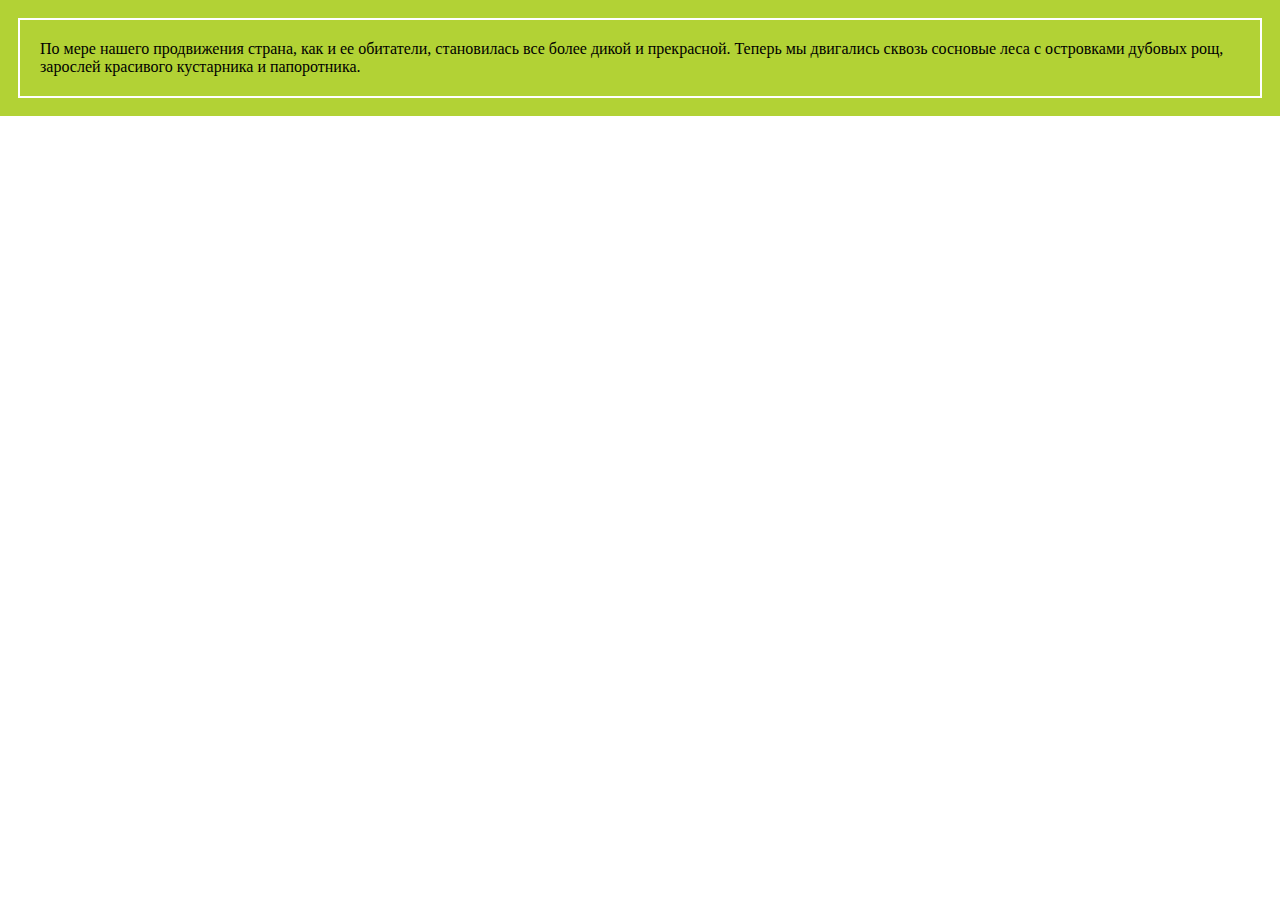
<file: homeworks/HW2/Task5/index.html>
<!DOCTYPE html>
<html lang="en">

<head>
   <meta charset="UTF-8">
   <meta http-equiv="X-UA-Compatible" content="IE=edge">
   <meta name="viewport" content="width=device-width, initial-scale=1.0">
   <link rel="stylesheet" href="css/style.css">
   <title>HomeWorks 2-5</title>
</head>

<body>
   <div class="text">
      По мере нашего продвижения страна, как и ее обитатели,
      становилась все более дикой и прекрасной. Теперь мы двигались
      сквозь сосновые леса с островками дубовых рощ, зарослей
      красивого кустарника и папоротника.
   </div>

</body>

</html>
</file>
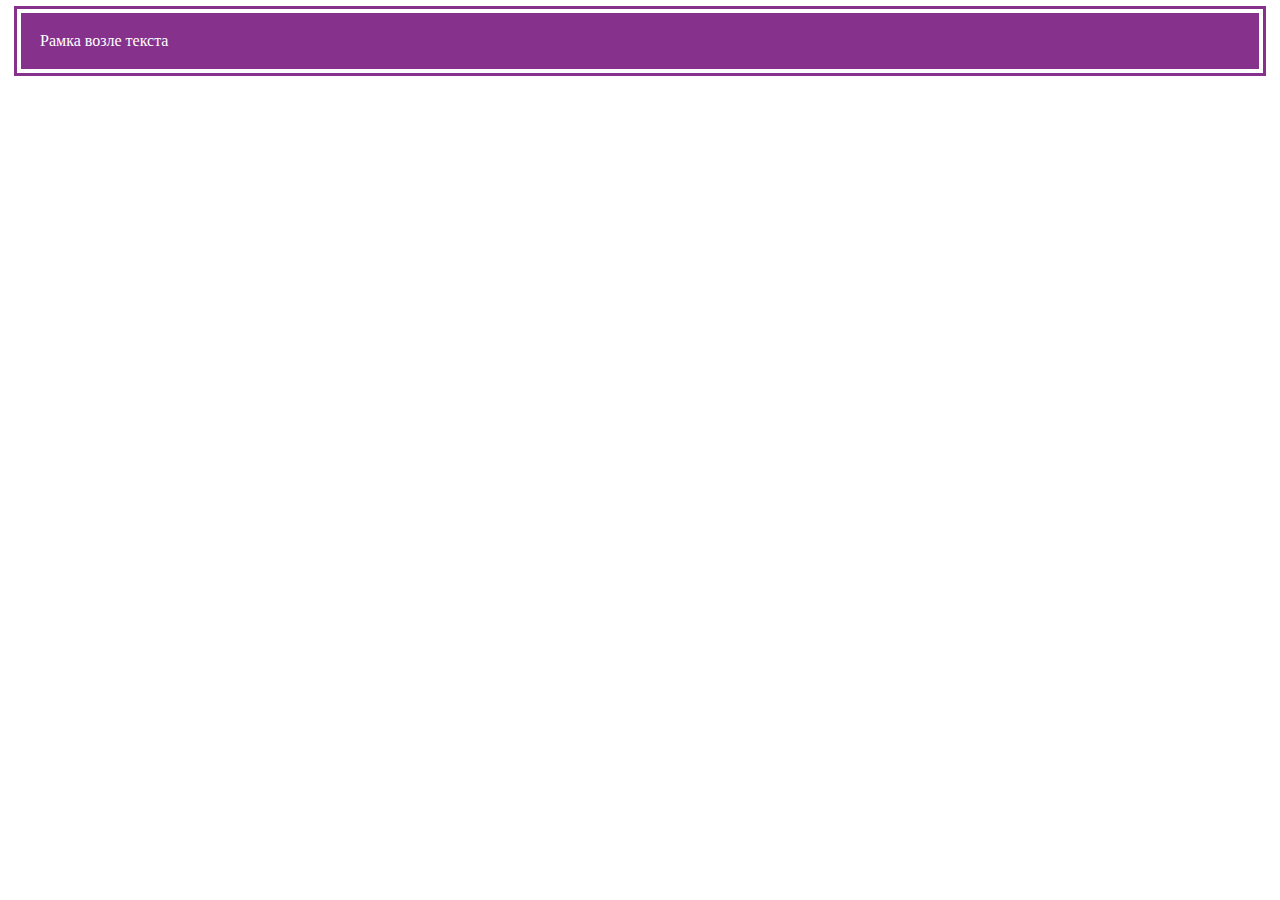
<file: homeworks/HW3/Task4/index.html>
<!DOCTYPE html>
<html lang="en">

<head>
   <meta charset="UTF-8">
   <meta http-equiv="X-UA-Compatible" content="IE=edge">
   <meta name="viewport" content="width=device-width, initial-scale=1.0">
   <link rel="stylesheet" href="style.css">
   <title>Frame</title>
</head>

<body>
   <div class="frame">
      Рамка возле текста
   </div>
   <!-- 3 способа в стилях (2 закомментированных) -->
</body>

</html>
</file>
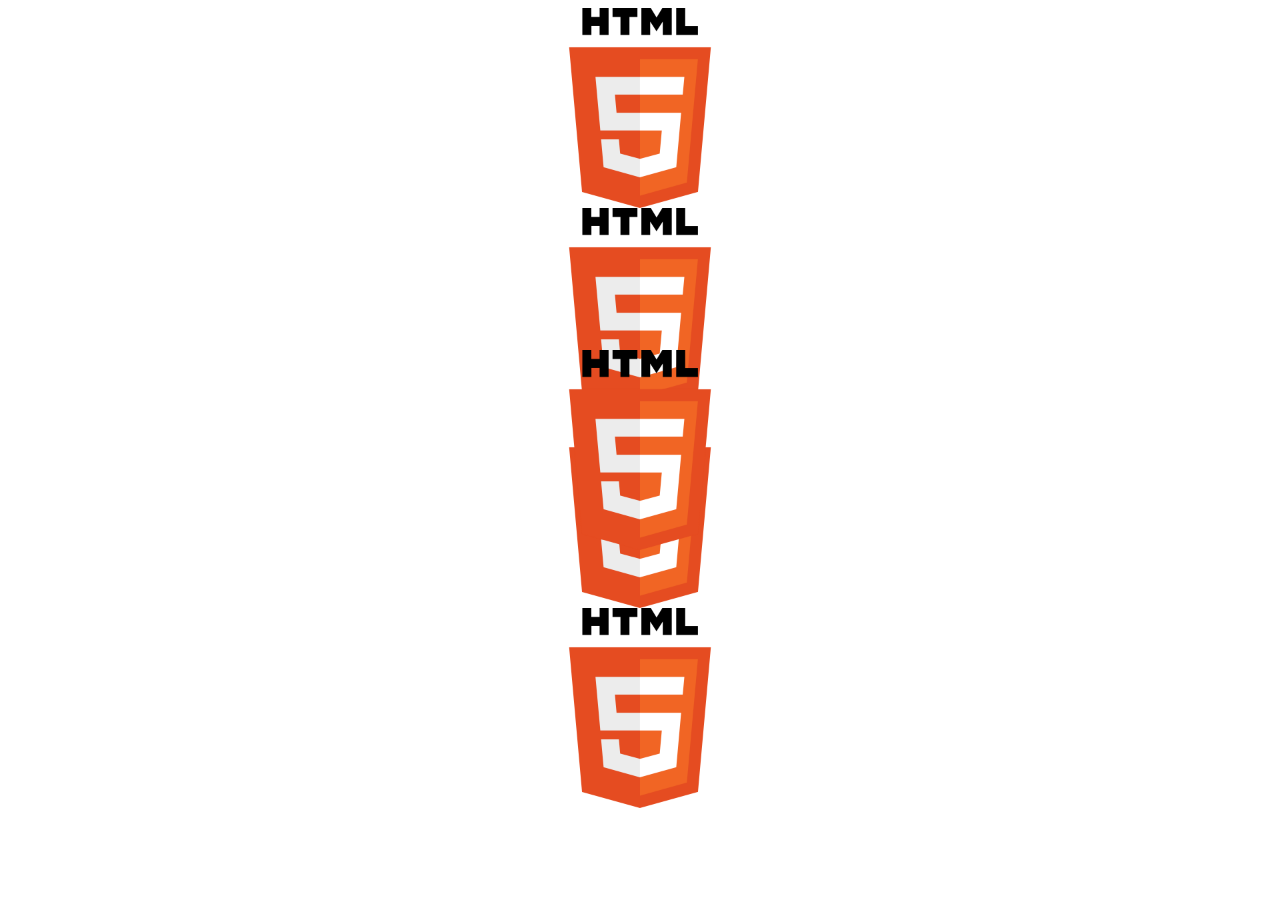
<file: homeworks/HW4/Task5/index.html>
<!DOCTYPE html>
<html lang="en">

<head>
   <meta charset="UTF-8">
   <meta http-equiv="X-UA-Compatible" content="IE=edge">
   <meta name="viewport" content="width=device-width, initial-scale=1.0">
   <link rel="stylesheet" href="style.css">
   <title>img in the center</title>
</head>

<body>

   <!-- 1 способ -->

   <div class="img-container">
      <img src="img/html.png" alt="html" width="200">
   </div>

   <!-- 2 способ -->

   <center>
      <img src="img/html.png" alt="html" width="200px" />
   </center>


   <!-- 3 способ -->

   <div class="img-container-flex">
      <img src="img/html.png" alt="html" width="200">
   </div>

   <!-- 4 способ -->

   <div style="text-align: center;"><img src="img/html.png" width="200px"></div>


   <!-- 5 способ -->

   <div class=container4>
      <P><img src="img/html.png" alt="html" width="200px"></P>
   </div>


</body>

</html>
</file>
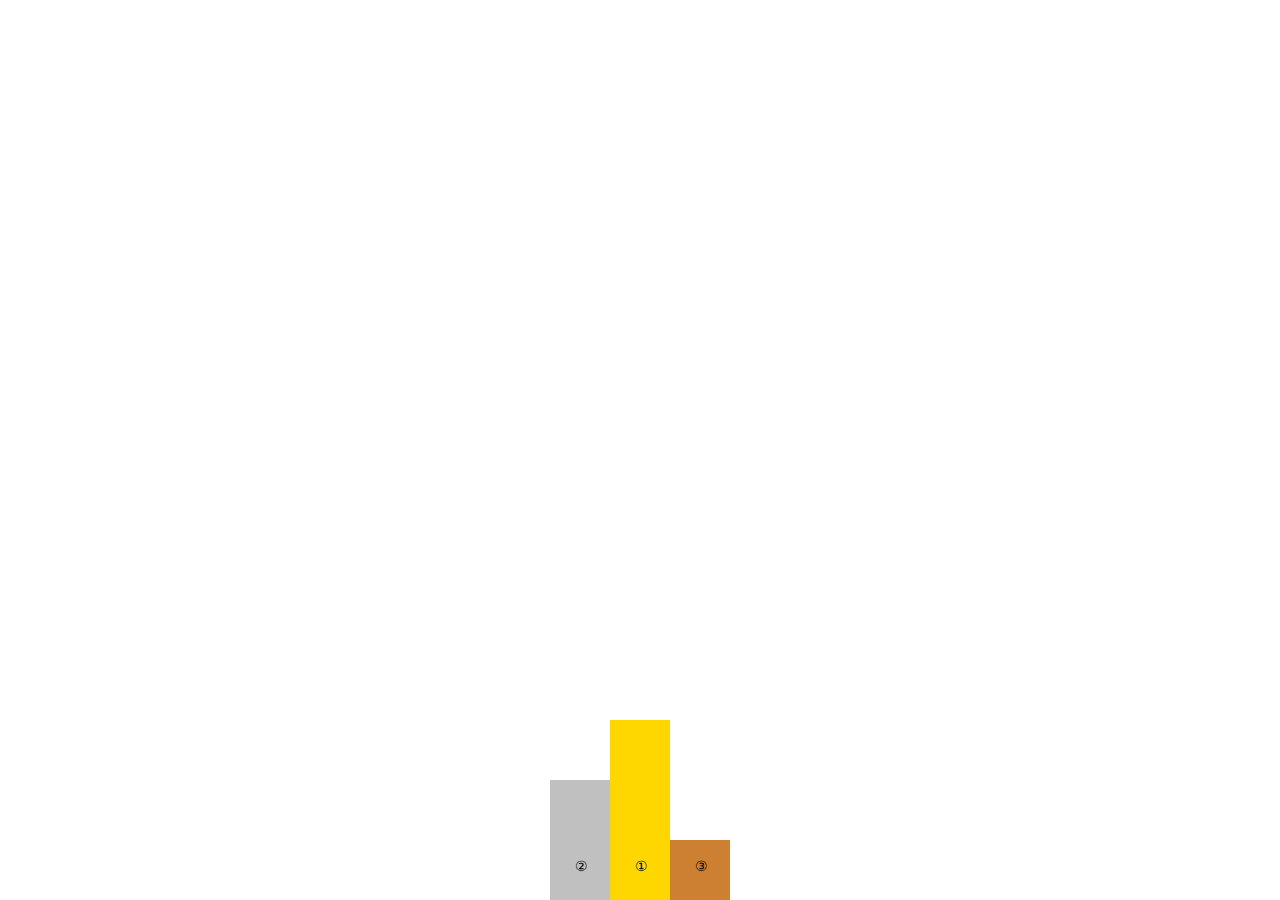
<file: homeworks/HW4/Task6/index.html>
<!DOCTYPE html>
<html lang="en">

<head>
   <meta charset="UTF-8">
   <meta http-equiv="X-UA-Compatible" content="IE=edge">
   <meta name="viewport" content="width=device-width, initial-scale=1.0">
   <link rel="stylesheet" href="style.css">
   <title>olympic pedestal</title>
</head>

<body>
   <div class="container">
      <div class="container__silver">
         <span> &#9313</span>
      </div>
      <div class="container__gold">
         <span>&#9312</span>
      </div>
      <div class="container__bronze">
         <span>&#9314</span>
      </div>

   </div>

</body>

</html>
</file>
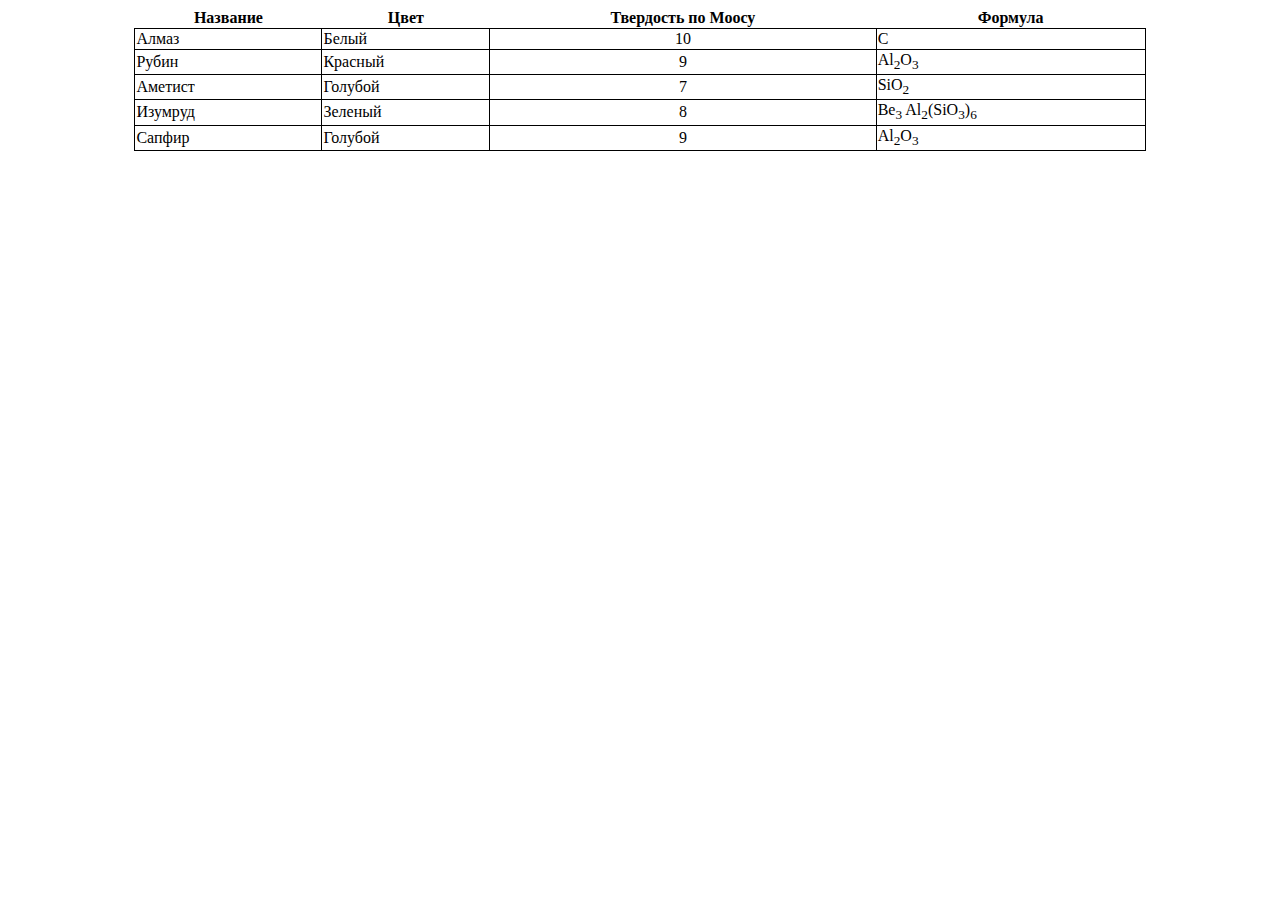
<file: homeworks/HW3/Task3/3/index.html>
<!DOCTYPE html>
<html lang="en">

<head>
   <meta charset="UTF-8">
   <meta http-equiv="X-UA-Compatible" content="IE=edge">
   <meta name="viewport" content="width=device-width, initial-scale=1.0">
   <link rel="stylesheet" href="style.css">
   <title>Камни</title>
</head>

<body>
   <table class="stones">
      <tr>
         <th>Название</th>
         <th>Цвет</th>
         <th>Твердость по Моосу</th>
         <th>Формула</th>
      </tr>
      <tr>
         <td>Алмаз</td>
         <td>Белый</td>
         <td>10</td>
         <td>C</td>
      </tr>
      <tr>
         <td>Рубин</td>
         <td>Красный</td>
         <td>9</td>
         <td> Al<sub>2</sub>O<sub>3</sub></td>
      </tr>
      <tr>
         <td>Аметист</td>
         <td>Голубой</td>
         <td>7</td>
         <td>SiO<sub>2</sub></td>
      </tr>
      <tr>
         <td>Изумруд</td>
         <td>Зеленый</td>
         <td>8</td>
         <td>Be<sub>3</sub> Al<sub>2</sub>(SiO<sub>3</sub>)<sub>6</sub></td>
      </tr>
      <tr>
         <td>Сапфир</td>
         <td>Голубой</td>
         <td>9</td>
         <td>Al<sub>2</sub>O<sub>3</sub></td>
      </tr>

   </table>
</body>

</html>
</file>
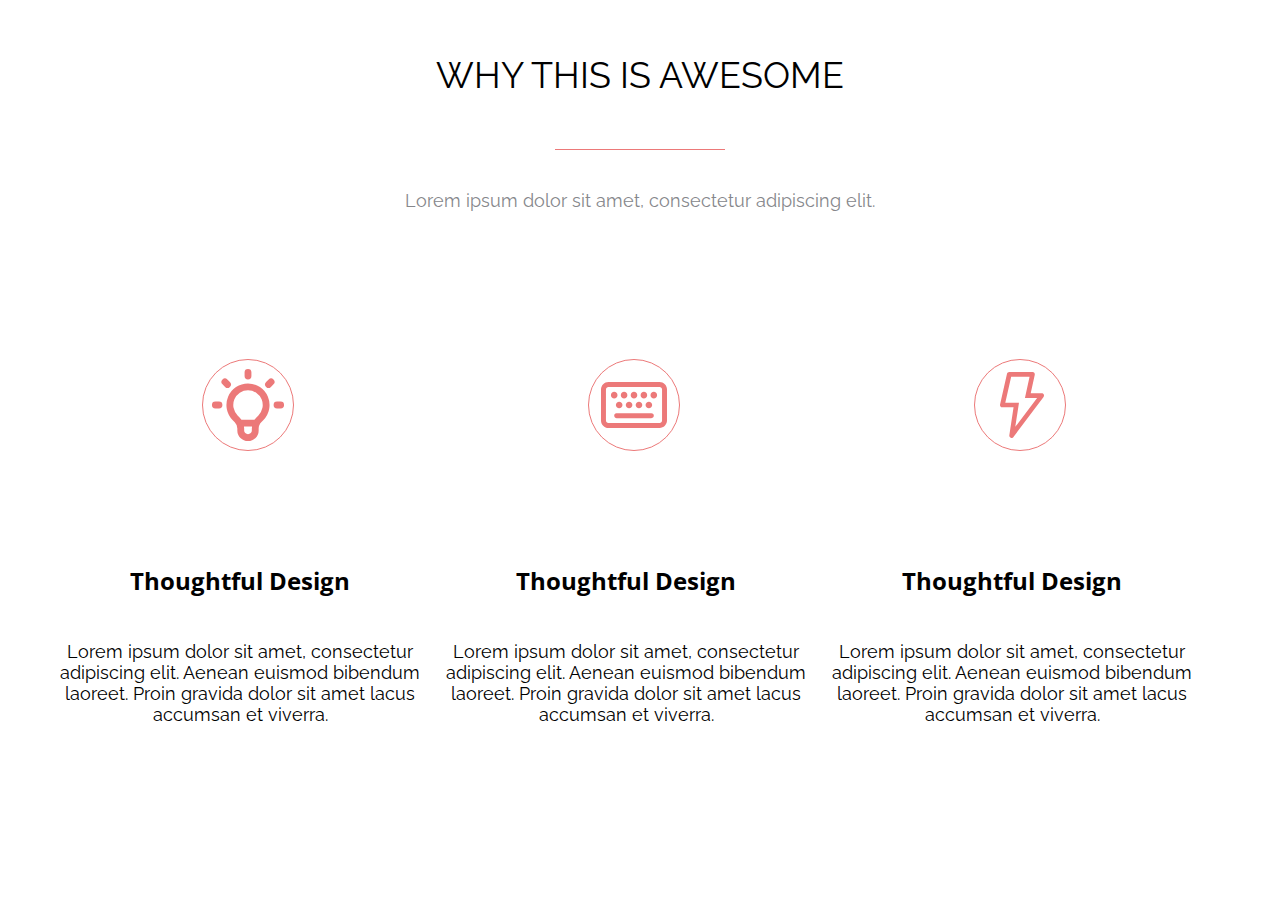
<file: homeworks.html>
<!DOCTYPE html>
<html lang="ru">

<head>
   <meta charset="UTF-8">
   <meta http-equiv="X-UA-Compatible" content="IE=edge">
   <meta name="viewport" content="width=device-width, initial-scale=1.0">
   <title>WHY THIS IS AWESOME</title>
   <link rel="stylesheet" href="css/style.css">
</head>

<body>
   <div class="about">
      <div class="about__body">
         <div class="about__header">
            <div class="about__title title">WHY THIS IS AWESOME</div>
            <div class="about__text">Lorem ipsum dolor sit amet, consectetur adipiscing elit.
            </div>
         </div>
         <div class="about__content">
            <div class="about__col">
               <div class="item-about">
                  <div class="item-about__img">
                     <img src="img/bulb.svg" alt="bulb">
                  </div>
                  <div class="item-about__title">Thoughtful Design</div>
                  <div class="item-about__text">Lorem ipsum dolor sit amet, consectetur adipiscing elit. Aenean euismod
                     bibendum laoreet. Proin gravida dolor sit amet lacus accumsan et viverra.</div>
               </div>
            </div>
            <div class="about__col">
               <div class="item-about">
                  <div class="item-about__img">
                     <img src="img/keyboard.svg" alt="keyboard">
                  </div>
                  <div class="item-about__title">Thoughtful Design</div>
                  <div class="item-about__text">Lorem ipsum dolor sit amet, consectetur adipiscing elit. Aenean euismod
                     bibendum laoreet. Proin gravida dolor sit amet lacus accumsan et viverra.
                  </div>
               </div>
            </div>
            <div class="about__col">
               <div class="item-about">
                  <div class="item-about__img">
                     <img src="img/lightning.svg" alt="lightning">
                  </div>
                  <div class="item-about__title">Thoughtful Design</div>
                  <div class="item-about__text">Lorem ipsum dolor sit amet, consectetur adipiscing elit. Aenean euismod
                     bibendum laoreet. Proin gravida dolor sit amet lacus accumsan et viverra.
                  </div>
               </div>
            </div>
         </div>
      </div>
   </div>
</body>

</html>
</file>
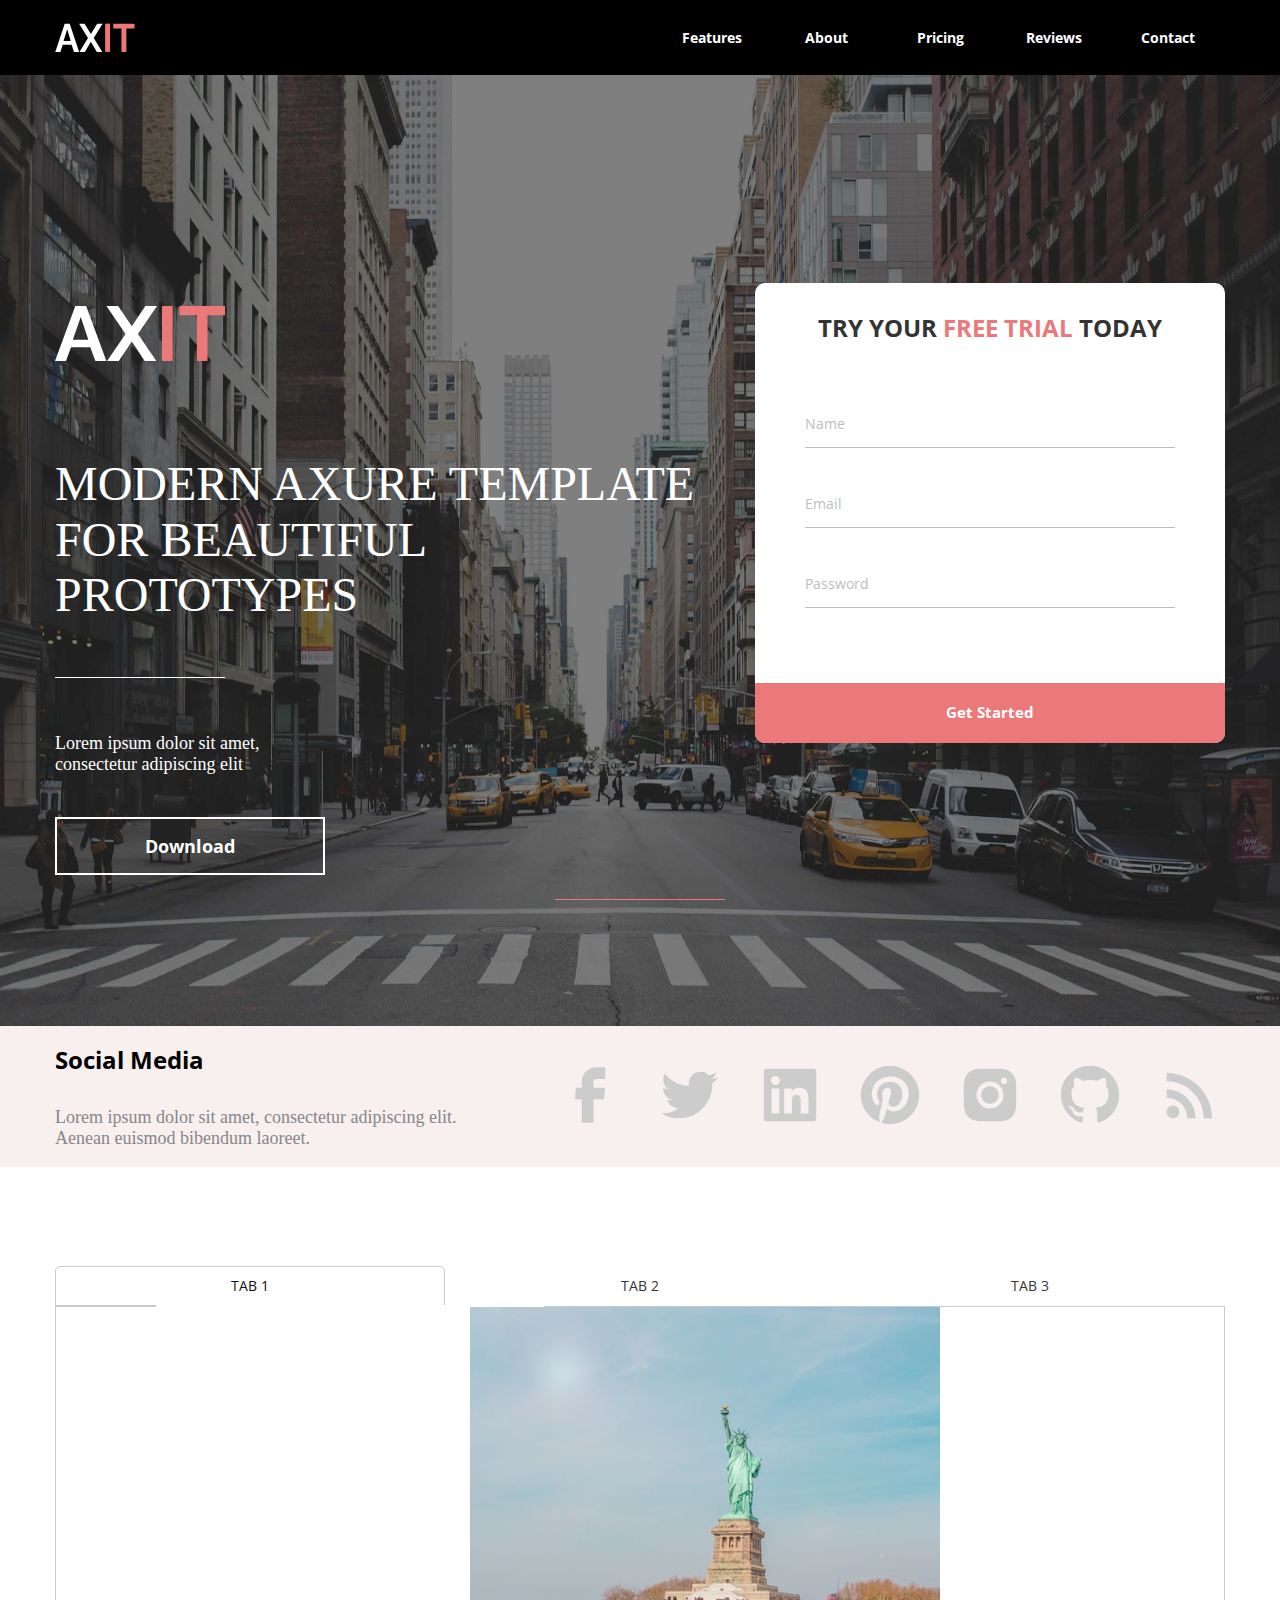
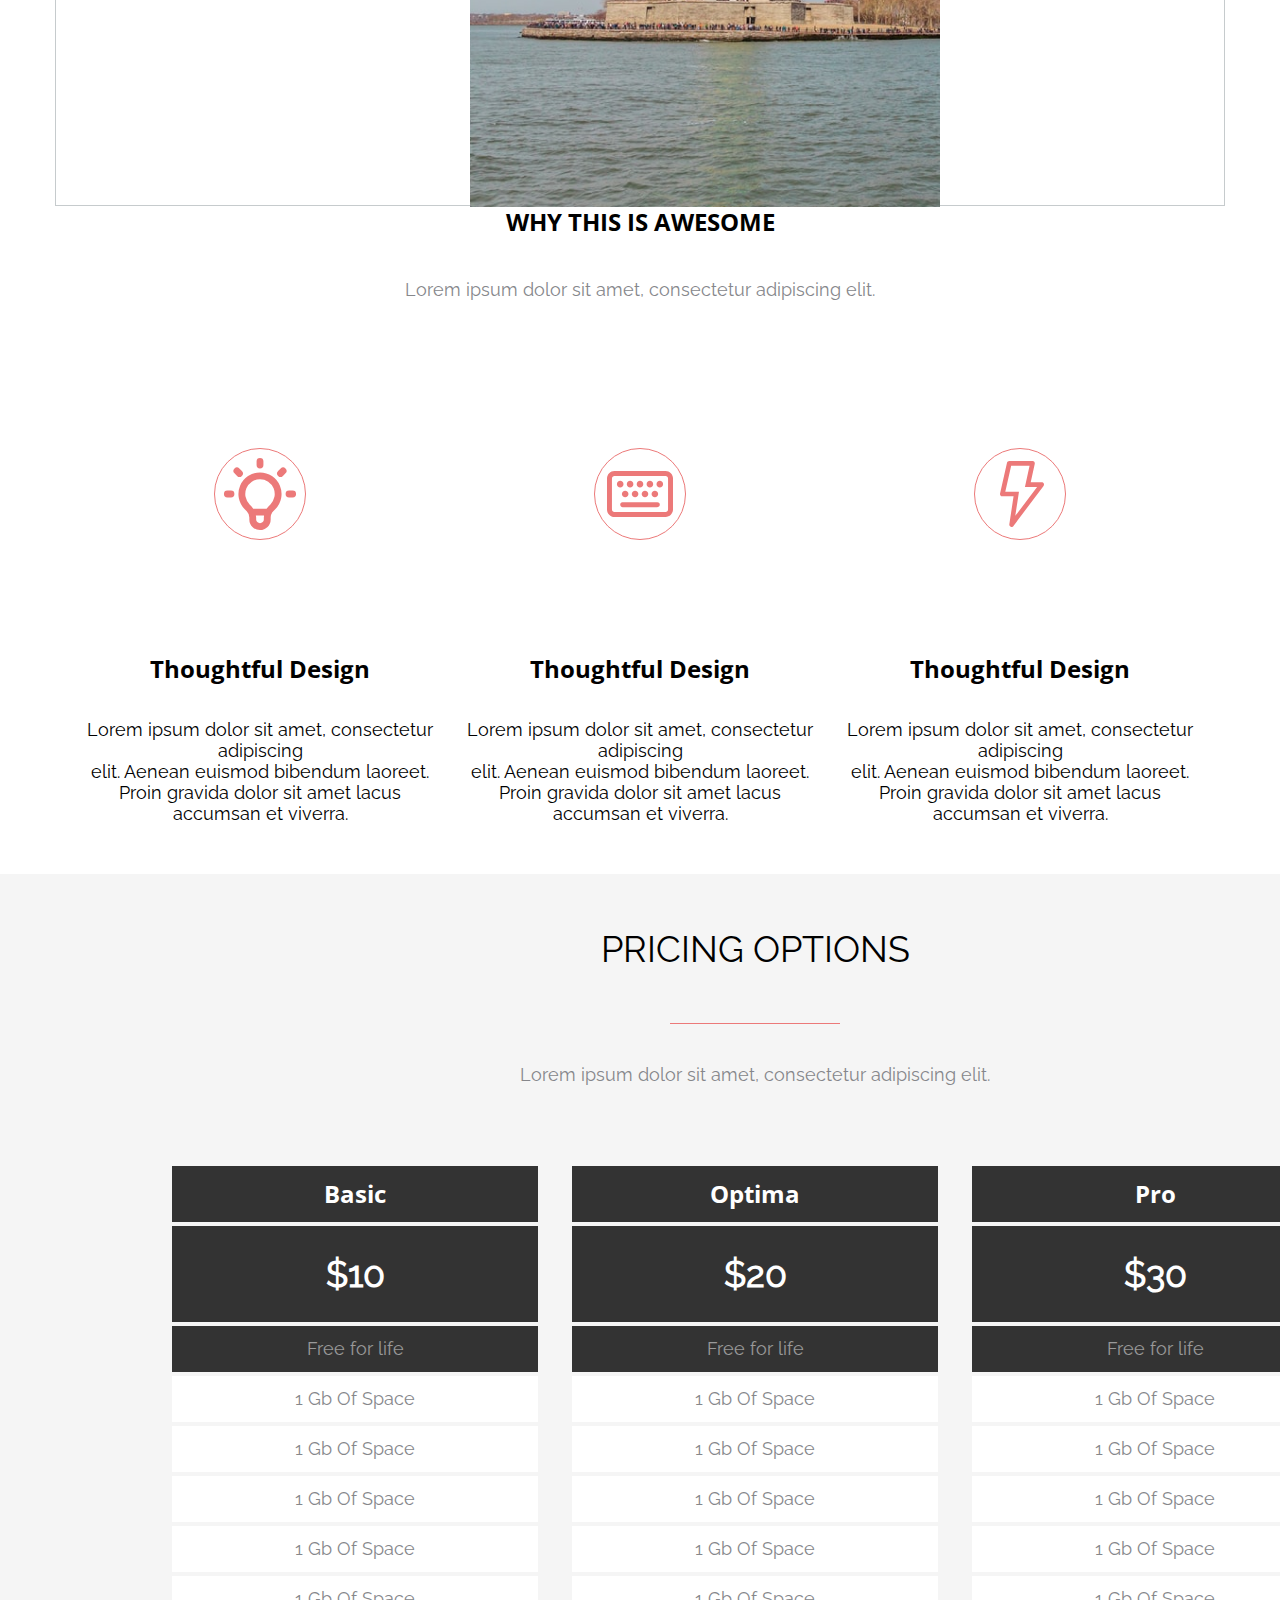
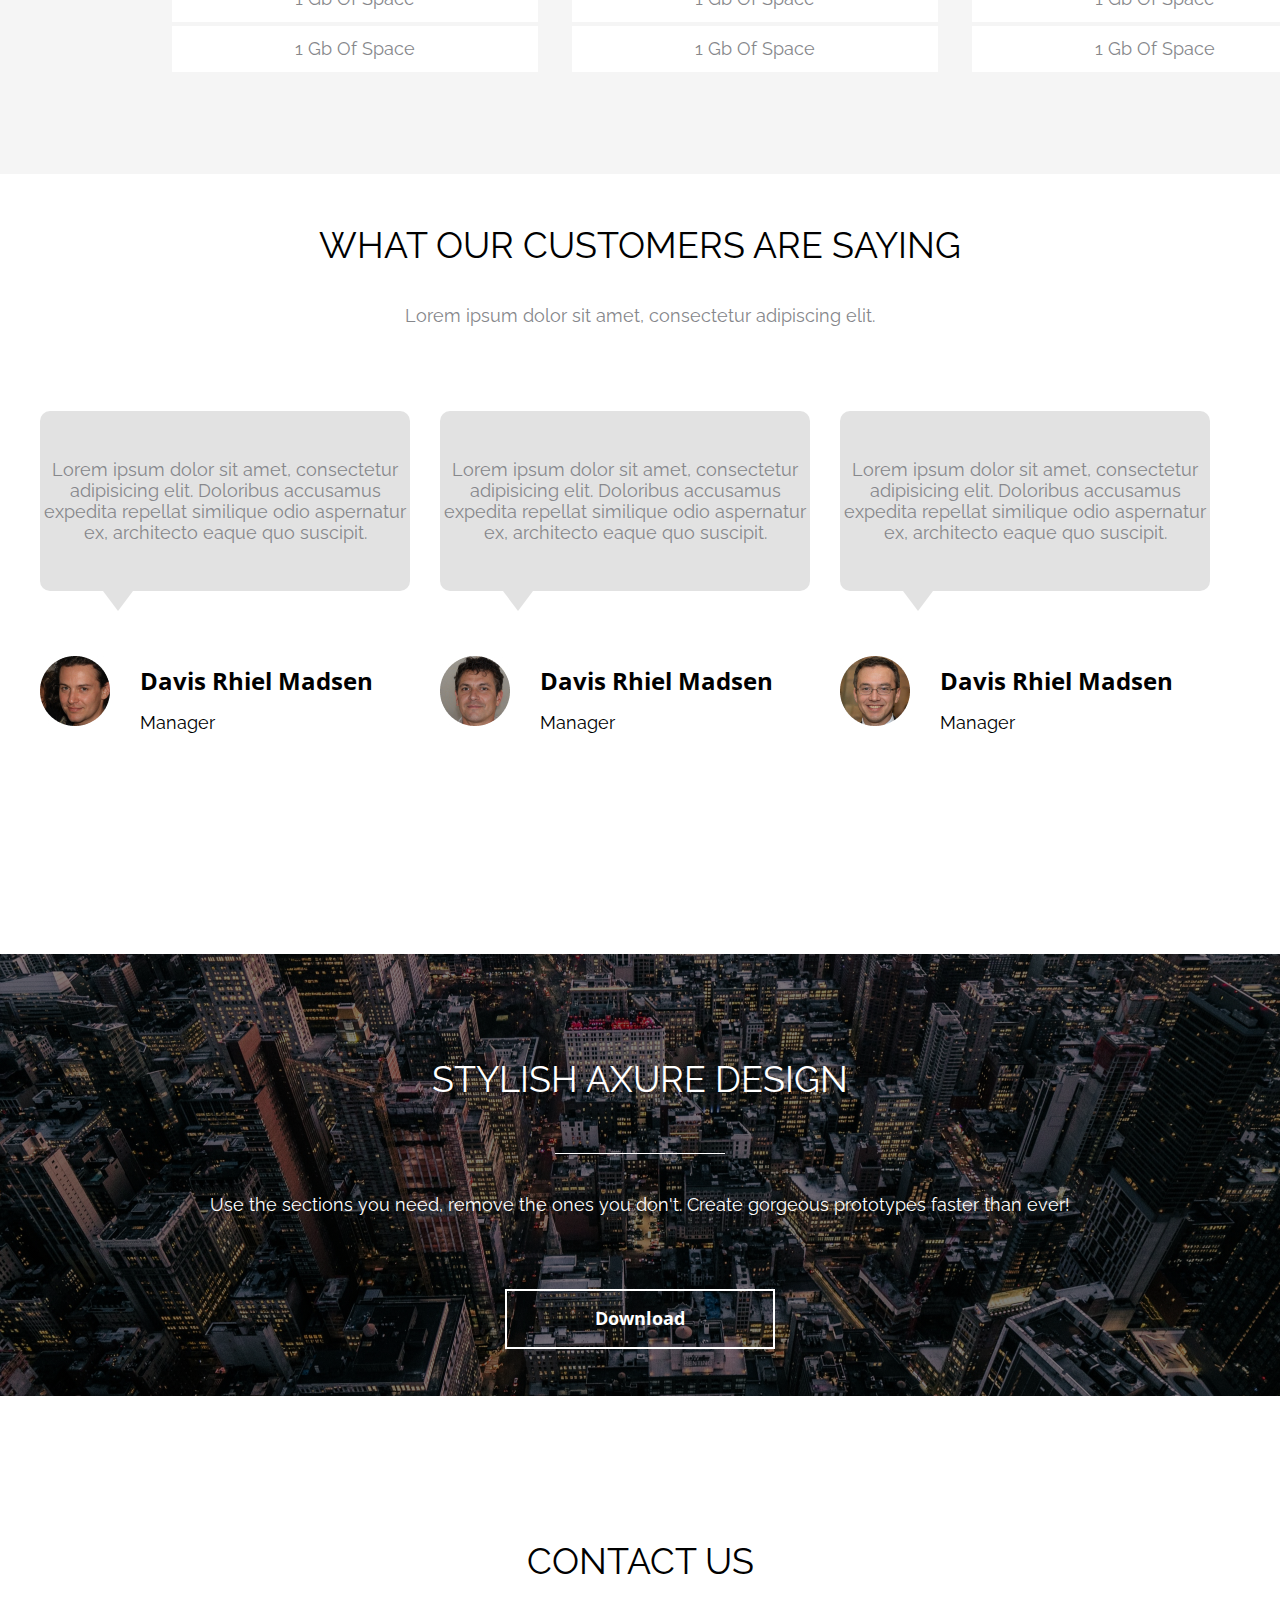
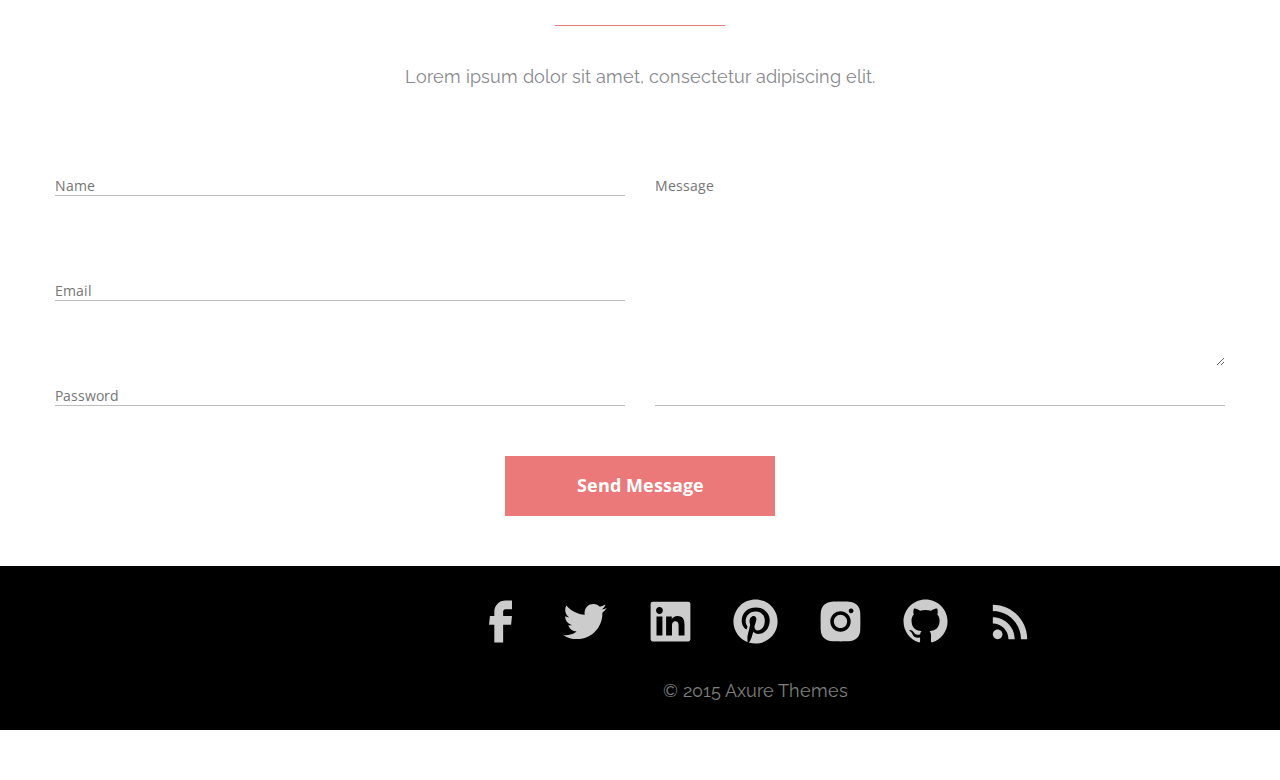
<file: homeworks/axit/homeworks.html>
<!DOCTYPE html>
<html lang="ru">

<head>
   <meta charset="UTF-8">
   <meta http-equiv="X-UA-Compatible" content="IE=edge">
   <meta name="viewport" content="width=device-width, initial-scale=1.0">
   <title>AXIT</title>
   <link rel="stylesheet" href="css/style.css">
</head>

<body>
   <main class="wrapper">
      <header class="header">
         <div class="banner__header">
            <div class="header__inner">
               <div class="banner__logo">
                  <img src="img/logoAXIT.svg" alt="axit">
               </div>
               <div class="header__burger">
                  <span></span>
               </div>
               <nav class="header__menu">
                  <ul class="header__list">
                     <li><a href=" #features" class="menu__link">Features</a></li>
                     <li><a href="#about" class="menu__link">About</a></li>
                     <li><a href="#pricing" class="menu__link">Pricing</a></li>
                     <li><a href="#reviews" class="menu__link">Reviews</a></li>
                     <li><a href="#contact" class="menu__link">Contact</a></li>
                  </ul>
               </nav>
            </div>

         </div>
      </header>

      <section class="banner">
         <div class="banner__content">
            <div class="banner__body">
               <div class="intro__column">
                  <div class="intro__text">
                     <div class="bannerleft__log"><img src="img/logoAXITv2.svg" alt="axit">
                     </div>
                     <div class="bannerleft__title">
                        <h1>MODERN AXURE TEMPLATE FOR BEAUTIFUL PROTOTYPES</h1>
                     </div>
                     <div class="bannerleft__text subtext">
                        <h5>Lorem ipsum dolor sit amet, consectetur adipiscing elit</h5>
                     </div>
                     <div class="bannerleft__button">
                        <a href="#" class="download-btn btn">Download</a>
                     </div>
                  </div>
               </div>
               <div class="intro__column">
                  <div class="intro__card">
                     <div class="bannerright__title">
                        <h4>TRY YOUR <span>FREE TRIAL</span> TODAY</h4>
                     </div>
                     <form action="#" class="intro__card-form">
                        <div class="form-1">
                           <input required="" type="text" name="name" id="user-name">
                           <label for="user-name">Name</label>
                        </div>
                        <div class="form-1">
                           <input required="" type="email" name="email" id="user-email">
                           <label for="user-email">Email</label>
                        </div>
                        <div class="form-1">
                           <input required="" type="password" name="password" id="user-password">
                           <label for="user-password">Password</label>
                        </div>
                        <div class="start-button">
                           <button type="submit" class="start-btn">Get Started</button>
                        </div>
                     </form>
                  </div>
               </div>
            </div>
         </div>
      </section>
      <section class="social">
         <div class="social__content">
            <div class="social__row">
               <div class="container">
                  <div class="social__title title">
                     <h4>Social Media</h4>
                  </div>
                  <div class="social__subtitle subtext">
                     <p>Lorem ipsum dolor sit amet, consectetur adipiscing elit.</p>
                     <p>Aenean euismod bibendum laoreet.</p>
                  </div>
               </div>
               <div class="social__icon">
                  <div class="facebok-i"><a href="https://www.facebook.com/"><svg width="70" height="70"
                           viewbox="0 0 70 70" fill="currentColor" xmlns="http://www.w3.org/2000/svg">
                           <path
                              d="M26.827 62.7083H38.4937V39.3458H49.0054L50.1604 27.7375H38.4937V21.875C38.4937 21.1014 38.801 20.3595 39.348 19.8126C39.8949 19.2656 40.6368 18.9583 41.4104 18.9583H50.1604V7.29163H41.4104C37.5426 7.29163 33.8333 8.82808 31.0984 11.563C28.3635 14.2979 26.827 18.0072 26.827 21.875V27.7375H20.9937L19.8387 39.3458H26.827V62.7083Z" />
                        </svg></a></div>
                  <div class="twitter-i"><a href="https://twitter.com/"><svg width="70" height="70" viewbox="0 0 70 70"
                           fill="currentColor" xmlns="http://www.w3.org/2000/svg">
                           <path
                              d="M57.2629 23.3247C57.3008 23.8351 57.3008 24.3426 57.3008 24.8501C57.3008 40.3813 45.4796 58.278 23.8758 58.278C17.22 58.278 11.0366 56.3501 5.83331 53.0018C6.77831 53.1097 7.68831 53.1476 8.67123 53.1476C13.9591 53.1604 19.0973 51.3922 23.2575 48.128C20.8058 48.0836 18.4292 47.2748 16.4594 45.8143C14.4897 44.3539 13.0252 42.3148 12.2704 39.9818C12.9966 40.0897 13.7258 40.1626 14.49 40.1626C15.5429 40.1626 16.6016 40.0168 17.5846 39.763C14.9239 39.2258 12.5314 37.7836 10.8139 35.6817C9.09637 33.5797 8.15992 30.9478 8.16373 28.2334V28.0876C9.72998 28.9597 11.5471 29.5051 13.4721 29.578C11.8594 28.5064 10.5371 27.0522 9.62305 25.3453C8.70903 23.6384 8.23173 21.7317 8.23373 19.7955C8.23373 17.6138 8.81415 15.613 9.83206 13.8688C12.7841 17.5001 16.466 20.4709 20.6393 22.5887C24.8126 24.7065 29.3841 25.924 34.0579 26.1626C33.8771 25.2876 33.7662 24.3805 33.7662 23.4705C33.7655 21.9275 34.0688 20.3994 34.659 18.9737C35.2491 17.548 36.1144 16.2526 37.2055 15.1615C38.2966 14.0704 39.592 13.205 41.0178 12.6149C42.4435 12.0248 43.9715 11.7214 45.5146 11.7222C48.8979 11.7222 51.9516 13.1397 54.0983 15.4322C56.7285 14.9236 59.2507 13.9634 61.5533 12.5943C60.6766 15.3091 58.8401 17.6112 56.3879 19.0693C58.7206 18.8032 61.0004 18.1897 63.1516 17.2493C61.5449 19.5916 59.554 21.6457 57.2629 23.3247Z" />
                        </svg></a></div>
                  <div class="linkedin-i"><a href="https://www.linkedin.com/"><svg width="70" height="70"
                           viewbox="0 0 70 70" fill="currentColor" xmlns="http://www.w3.org/2000/svg">
                           <path
                              d="M58.3333 8.75H11.6667C10.8931 8.75 10.1513 9.05729 9.60427 9.60427C9.05729 10.1513 8.75 10.8931 8.75 11.6667V58.3333C8.75 59.1069 9.05729 59.8488 9.60427 60.3957C10.1513 60.9427 10.8931 61.25 11.6667 61.25H58.3333C59.1069 61.25 59.8488 60.9427 60.3957 60.3957C60.9427 59.8488 61.25 59.1069 61.25 58.3333V11.6667C61.25 10.8931 60.9427 10.1513 60.3957 9.60427C59.8488 9.05729 59.1069 8.75 58.3333 8.75ZM24.3221 53.4829H16.5287V28.4287H24.3221V53.4829ZM20.4254 25.0075C19.228 25.0075 18.0796 24.5318 17.2328 23.6851C16.3861 22.8384 15.9104 21.69 15.9104 20.4925C15.9104 19.295 16.3861 18.1466 17.2328 17.2999C18.0796 16.4532 19.228 15.9775 20.4254 15.9775C21.6229 15.9775 22.7713 16.4532 23.618 17.2999C24.4647 18.1466 24.9404 19.295 24.9404 20.4925C24.9404 21.69 24.4647 22.8384 23.618 23.6851C22.7713 24.5318 21.6229 25.0075 20.4254 25.0075ZM53.4858 53.4829H45.7012V41.3C45.7012 38.395 45.6488 34.6588 41.6529 34.6588C37.5988 34.6588 36.9833 37.8263 36.9833 41.0958V53.4858H29.2046V28.4317H36.6713V31.8558H36.7792C37.8146 29.8871 40.3579 27.8104 44.1408 27.8104C52.0275 27.8104 53.4829 32.9963 53.4829 39.7454V53.4829H53.4858Z" />
                        </svg></a>
                  </div>
                  <div class="pinterest-i"><a href="https://www.pinterest.com/"><svg width="70" height="70"
                           viewbox="0 0 70 70" fill="currentColor" xmlns="http://www.w3.org/2000/svg">
                           <path
                              d="M26.3667 62.8251C29.1667 63.6709 31.9958 64.1667 35 64.1667C42.7355 64.1667 50.1542 61.0938 55.624 55.624C61.0938 50.1542 64.1667 42.7355 64.1667 35C64.1667 31.1698 63.4123 27.3771 61.9465 23.8384C60.4807 20.2998 58.3323 17.0845 55.624 14.3761C52.9156 11.6677 49.7003 9.51932 46.1616 8.05355C42.623 6.58779 38.8302 5.83337 35 5.83337C31.1698 5.83337 27.3771 6.58779 23.8384 8.05355C20.2997 9.51932 17.0844 11.6677 14.3761 14.3761C8.90625 19.8459 5.83334 27.2646 5.83334 35C5.83334 47.3959 13.6208 58.0417 24.6167 62.2417C24.3542 59.9667 24.0917 56.2042 24.6167 53.6084L27.9708 39.2C27.9708 39.2 27.125 37.5084 27.125 34.825C27.125 30.8 29.6333 27.7959 32.4917 27.7959C35 27.7959 36.1667 29.6334 36.1667 31.9959C36.1667 34.5042 34.5042 38.0917 33.6583 41.5334C33.1625 44.3917 35.175 46.9 38.0917 46.9C43.2833 46.9 47.3083 41.3584 47.3083 33.5417C47.3083 26.5417 42.2917 21.7584 35.0875 21.7584C26.8625 21.7584 22.0208 27.8834 22.0208 34.3292C22.0208 36.8375 22.8375 39.375 24.1792 41.0375C24.4417 41.2125 24.4417 41.4459 24.3542 41.8834L23.5083 45.0625C23.5083 45.5584 23.1875 45.7334 22.6917 45.3834C18.9583 43.75 16.8 38.4417 16.8 34.1542C16.8 24.9375 23.3333 16.5667 35.9333 16.5667C45.9667 16.5667 53.7834 23.7709 53.7834 33.3375C53.7834 43.3709 47.5709 51.4209 38.675 51.4209C35.8458 51.4209 33.075 49.9042 32.0833 48.125L30.1292 55.0375C29.4583 57.5459 27.6208 60.9 26.3667 62.9125V62.8251Z" />
                        </svg></a></div>
                  <div class="instagram-i"><a href="https://www.instagram.com/"><svg width="70" height="70"
                           viewBox="0 0 70 70" fill="currentColor" xmlns="http://www.w3.org/2000/svg">
                           <path
                              d="M61.0956 24.2228C61.0661 22.0138 60.6526 19.8267 59.8735 17.7595C59.1978 16.0157 58.1659 14.4321 56.8436 13.1098C55.5212 11.7875 53.9376 10.7555 52.1939 10.0799C50.1532 9.31383 47.9973 8.89962 45.8181 8.85487C43.0122 8.72946 42.1226 8.69446 35.0001 8.69446C27.8776 8.69446 26.9647 8.69446 24.1793 8.85487C22.001 8.89995 19.8462 9.31416 17.8064 10.0799C16.0624 10.7551 14.4785 11.7868 13.1562 13.1092C11.8338 14.4316 10.802 16.0155 10.1268 17.7595C9.35923 19.7986 8.94592 21.9539 8.90473 24.1324C8.77931 26.9411 8.74139 27.8307 8.74139 34.9532C8.74139 42.0757 8.74139 42.9857 8.90473 45.774C8.94848 47.9557 9.35973 50.1082 10.1268 52.1528C10.8031 53.8963 11.8357 55.4795 13.1585 56.8013C14.4813 58.1231 16.0653 59.1545 17.8093 59.8295C19.8435 60.6263 21.9987 61.0701 24.1822 61.142C26.991 61.2674 27.8806 61.3053 35.0031 61.3053C42.1256 61.3053 43.0385 61.3053 45.8239 61.142C48.0031 61.099 50.1591 60.6858 52.1997 59.9199C53.943 59.2434 55.5262 58.2112 56.8484 56.889C58.1707 55.5668 59.2029 53.9836 59.8793 52.2403C60.6464 50.1986 61.0576 48.0461 61.1014 45.8615C61.2268 43.0557 61.2647 42.1661 61.2647 35.0407C61.2589 27.9182 61.2589 27.014 61.0956 24.2228ZM34.9826 48.4224C27.5335 48.4224 21.4989 42.3878 21.4989 34.9386C21.4989 27.4895 27.5335 21.4549 34.9826 21.4549C38.5588 21.4549 41.9884 22.8755 44.5171 25.4042C47.0458 27.9329 48.4664 31.3625 48.4664 34.9386C48.4664 38.5147 47.0458 41.9444 44.5171 44.4731C41.9884 47.0018 38.5588 48.4224 34.9826 48.4224ZM49.0031 24.1003C48.5901 24.1007 48.181 24.0196 47.7994 23.8617C47.4177 23.7039 47.071 23.4723 46.7789 23.1802C46.4869 22.8882 46.2553 22.5414 46.0974 22.1598C45.9396 21.7782 45.8585 21.3691 45.8589 20.9561C45.8589 20.5434 45.9402 20.1348 46.0981 19.7535C46.2561 19.3722 46.4875 19.0257 46.7794 18.7339C47.0712 18.4421 47.4176 18.2106 47.7989 18.0526C48.1802 17.8947 48.5889 17.8134 49.0016 17.8134C49.4143 17.8134 49.823 17.8947 50.2043 18.0526C50.5856 18.2106 50.932 18.4421 51.2238 18.7339C51.5157 19.0257 51.7472 19.3722 51.9051 19.7535C52.063 20.1348 52.1443 20.5434 52.1443 20.9561C52.1443 22.6945 50.7385 24.1003 49.0031 24.1003Z" />
                           <path
                              d="M34.9829 43.6974C39.8202 43.6974 43.7416 39.776 43.7416 34.9387C43.7416 30.1014 39.8202 26.1799 34.9829 26.1799C30.1456 26.1799 26.2242 30.1014 26.2242 34.9387C26.2242 39.776 30.1456 43.6974 34.9829 43.6974Z" />
                        </svg></a></div>
                  <div class="github-i"><a href="https://github.com/"><svg width="70" height="70" viewBox="0 0 70 70"
                           fill="currentColor" xmlns="http://www.w3.org/2000/svg">
                           <path fill-rule="evenodd" clip-rule="evenodd"
                              d="M35.0754 5.83337C19.0075 5.83337 5.98454 18.8563 5.98454 34.9242C5.98454 47.775 14.3175 58.6805 25.8791 62.5305C27.3345 62.793 27.8595 61.8975 27.8595 61.1275C27.8595 60.4363 27.8362 58.6046 27.8275 56.1809C19.7337 57.9367 18.0245 52.2784 18.0245 52.2784C16.7062 48.9184 14.7958 48.023 14.7958 48.023C12.1562 46.2175 14.997 46.2584 14.997 46.2584C17.9195 46.4625 19.4508 49.2567 19.4508 49.2567C22.0466 53.7017 26.2641 52.4184 27.915 51.6746C28.1804 49.7934 28.9387 48.51 29.767 47.7838C23.3095 47.0517 16.5195 44.555 16.5195 33.4046C16.5195 30.2342 17.6541 27.6325 19.5062 25.6025C19.2116 24.8646 18.2054 21.9042 19.795 17.9025C19.795 17.9025 22.2362 17.118 27.7925 20.8805C30.1654 20.2349 32.6132 19.9054 35.0725 19.9005C37.5317 19.9044 39.9797 20.234 42.3525 20.8805C47.9116 17.115 50.35 17.9025 50.35 17.9025C51.9395 21.9042 50.942 24.8646 50.6387 25.6025C52.5054 27.6325 53.6254 30.2313 53.6254 33.4046C53.6254 44.5842 46.8295 47.04 40.3487 47.7605C41.3841 48.6588 42.3175 50.4321 42.3175 53.1446C42.3175 57.0355 42.2825 60.1738 42.2825 61.1275C42.2825 61.9063 42.8016 62.8105 44.2862 62.5246C55.842 58.6688 64.1662 47.7721 64.1662 34.9242C64.1662 18.8563 51.1433 5.83337 35.0754 5.83337Z" />
                        </svg></a></div>
                  <div class="rss-i"><a href="https://rss.com/"><svg width="70" height="70" viewBox="0 0 70 70"
                           fill="currentColor" xmlns="http://www.w3.org/2000/svg">
                           <path
                              d="M18.025 58.3334C21.5366 58.3334 24.3833 55.4866 24.3833 51.975C24.3833 48.4634 21.5366 45.6167 18.025 45.6167C14.5134 45.6167 11.6667 48.4634 11.6667 51.975C11.6667 55.4866 14.5134 58.3334 18.025 58.3334Z" />
                           <path
                              d="M11.6667 12.9498V21.204C32.1708 21.204 48.7958 37.829 48.7958 58.3332H57.05C57.05 33.279 36.7208 12.9498 11.6667 12.9498ZM11.6667 29.4582V37.7123C23.0417 37.7123 32.2875 46.9582 32.2875 58.3332H40.5417C40.5417 42.379 27.6208 29.4582 11.6667 29.4582Z" />
                        </svg></a></div>
               </div>
            </div>
         </div>
      </section>
      <section class="tabs">
         <div class="tabs__header">
            <div class="tabs__wrapper">
               <input type="radio" name="slider" checked id="TAB1">
               <input type="radio" name="slider" id="TAB2">
               <input type="radio" name="slider" id="TAB3">
               <nav class="tab__i">
                  <label for="TAB1" class="tabl1"><i class="fa-tabl1"></i>TAB 1</label>
                  <label for="TAB2" class="tabl2"><i class="fa-tabl2"></i>TAB 2</label>
                  <label for="TAB3" class="tabl3"><i class="fa-tabl3"></i>TAB 3</label>
                  <div class="slider"></div>
               </nav>
               <div class="tabs__body">
                  <div class="tab item-tabs1">
                     <div class="item-tabs__title">Tabs with soft transitioning effect.</div>
                     <div class="item-tabs__text">
                        <div class="text-paragraph">Lorem ipsum dolor sit amet, consectetur adipiscing elit. Aenean
                        </div>
                        <div class="text-paragraph">euismod</div>
                        <div class="text-paragraph">
                           bibendum laoreet. Proin gravida dolor sit amet lacus accumsan et</div>
                        <div class="text-paragraph">
                           viverra
                        </div>
                        <div class="text-paragraph">
                           justo commodo. Proin sodales pulvinar tempor. Cum sociis natoque</div>
                        <div class="text-paragraph"> penatibus et magnis dis parturient montes.
                        </div>
                        <div class="text-paragraph">
                           Lorem ipsum dolor sit amet, consectetur adipiscing elit. Aenean</div>
                        <div class="text-paragraph"> euismod</div>
                        <div class="text-paragraph"> bibendum laoreet.
                        </div>
                     </div>
                     <button type="button" class="item-tabs__btn-dw">Download</button>
                  </div>
                  <div class="tab item-tabs2">
                     <div class="item-tabs__title">Tabs with soft transitioning effect.</div>
                     <div class="item-tabs__text">
                        <div class="text-paragraph">Lorem ipsum dolor sit amet, consectetur adipiscing elit. Aenean
                        </div>
                        <div class="text-paragraph">euismod</div>
                        <div class="text-paragraph">
                           bibendum laoreet. Proin gravida dolor sit amet lacus accumsan et</div>
                        <div class="text-paragraph">
                           viverra
                        </div>
                        <div class="text-paragraph">
                           justo commodo. Proin sodales pulvinar tempor. Cum sociis natoque</div>
                        <div class="text-paragraph"> penatibus et magnis dis parturient montes.
                        </div>
                        <div class="text-paragraph">
                           Lorem ipsum dolor sit amet, consectetur adipiscing elit. Aenean</div>
                        <div class="text-paragraph"> euismod</div>
                        <div class="text-paragraph"> bibendum laoreet.
                        </div>
                     </div>
                     <button type="button" class="item-tabs__btn-dw">Download</button>
                  </div>
                  <div class="tab item-tabs3">
                     <div class="item-tabs__title">Tabs with soft transitioning effect.</div>
                     <div class="item-tabs__text">
                        <div class="text-paragraph">Lorem ipsum dolor sit amet, consectetur adipiscing elit. Aenean
                        </div>
                        <div class="text-paragraph">euismod</div>
                        <div class="text-paragraph">
                           bibendum laoreet. Proin gravida dolor sit amet lacus accumsan et</div>
                        <div class="text-paragraph">
                           viverra
                        </div>
                        <div class="text-paragraph">
                           justo commodo. Proin sodales pulvinar tempor. Cum sociis natoque</div>
                        <div class="text-paragraph"> penatibus et magnis dis parturient montes.
                        </div>
                        <div class="text-paragraph">
                           Lorem ipsum dolor sit amet, consectetur adipiscing elit. Aenean</div>
                        <div class="text-paragraph"> euismod</div>
                        <div class="text-paragraph"> bibendum laoreet.
                        </div>
                     </div>
                     <button type="button" class="item-tabs__btn-dw">Download</button>
                  </div>
                  <div class="img-tabs"><img src="img/Rectangle 111.png" alt="Rectangle"></div>
               </div>
            </div>
         </div>
         </div>
         <div class="about" id="about">
            <div class="about__body">
               <div class="about__header">
                  <div class="about__title title">WHY THIS IS AWESOME</div>
                  <div class="about__text">Lorem ipsum dolor sit amet, consectetur adipiscing elit.
                  </div>
               </div>
               <div class="about__content">
                  <div class="about__col">
                     <div class="item-about">
                        <div class="item-about__img">
                           <img src="img/bulb.svg" alt="bulb">
                        </div>
                        <div class="item-about__title">Thoughtful Design</div>
                        <div class="item-about__text">Lorem ipsum dolor sit amet, consectetur adipiscing </br> elit.
                           Aenean
                           euismod
                           bibendum laoreet. Proin gravida dolor sit amet lacus accumsan et viverra.</div>
                     </div>
                  </div>
                  <div class="about__col">
                     <div class="item-about">
                        <div class="item-about__img">
                           <img src="img/keyboard.svg" alt="keyboard">
                        </div>
                        <div class="item-about__title">Thoughtful Design</div>
                        <div class="item-about__text">Lorem ipsum dolor sit amet, consectetur adipiscing </br> elit.
                           Aenean
                           euismod
                           bibendum laoreet. Proin gravida dolor sit amet lacus accumsan et viverra.
                        </div>
                     </div>
                  </div>
                  <div class="about__col">
                     <div class="item-about">
                        <div class="item-about__img">
                           <img src="img/lightning.svg" alt="lightning">
                        </div>
                        <div class="item-about__title">Thoughtful Design</div>
                        <div class="item-about__text">Lorem ipsum dolor sit amet, consectetur adipiscing </br> elit.
                           Aenean
                           euismod
                           bibendum laoreet. Proin gravida dolor sit amet lacus accumsan et viverra.
                        </div>
                     </div>
                  </div>
               </div>
            </div>
         </div>
         <div class="pricing" id="pricing">
            <div class="pricing__body">
               <div class="pricing__header">
                  <div class="pricing__title">PRICING OPTIONS</div>
                  <div class="pricing__text">Lorem ipsum dolor sit amet, consectetur adipiscing elit.</div>
               </div>
               <div class="pricing__content">
                  <div class="pricing__price">
                     <h4>Basic</h4>
                     <div class="price">
                        <h3>$10</h3>
                     </div>
                     <div class="freeflife">
                        <h5>Free for life</h5>
                     </div>
                     <div class="deals">
                        <h5>1 gb of space</h5>
                        <h5>1 gb of space</h5>
                        <h5>1 gb of space</h5>
                        <h5>1 gb of space</h5>
                        <h5>1 gb of space</h5>
                        <h5>1 gb of space</h5>
                     </div>
                  </div>
                  <div class="pricing__price">
                     <h4>Optima</h4>
                     <div class="price">
                        <h3>$20</h3>
                     </div>
                     <div class="freeflife">
                        <h5>Free for life</h5>
                     </div>
                     <div class="deals">
                        <h5>1 gb of space</h5>
                        <h5>1 gb of space</h5>
                        <h5>1 gb of space</h5>
                        <h5>1 gb of space</h5>
                        <h5>1 gb of space</h5>
                        <h5>1 gb of space</h5>
                     </div>
                  </div>
                  <div class="pricing__price">
                     <h4>Pro</h4>
                     <div class="price">
                        <h3>$30</h3>
                     </div>
                     <div class="freeflife">
                        <h5>Free for life</h5>
                     </div>
                     <div class="deals">
                        <h5>1 gb of space</h5>
                        <h5>1 gb of space</h5>
                        <h5>1 gb of space</h5>
                        <h5>1 gb of space</h5>
                        <h5>1 gb of space</h5>
                        <h5>1 gb of space</h5>
                     </div>
                  </div>
               </div>
            </div>
         </div>
         <div class="reviews" id="reviews">
            <div class="reviews__body">
               <div class="reviews__header">
                  <div class="reviews__title title">WHAT OUR CUSTOMERS ARE SAYING</div>
                  <div class="reviews__text">Lorem ipsum dolor sit amet, consectetur adipiscing elit.</div>
               </div>
               <div class="reviews__container">
                  <div class="reviews__content">
                     <div class="item-reviews">
                        <h4>Lorem ipsum dolor sit amet, consectetur adipisicing elit. Doloribus accusamus expedita
                           repellat
                           similique odio aspernatur ex, architecto eaque quo suscipit.</h4>
                     </div>
                     <div class="customers">
                        <div class="customers__img"><img src="img/customers/Davis Rhiel Madsen.jpg"
                              alt="Davis Rhiel Madsen">
                        </div>
                        <div class="customers__name">
                           <h4>Davis Rhiel Madsen</h4>
                           <div class="customers__position">
                              <h5>Manager</h5>
                           </div>
                        </div>
                     </div>
                  </div>
                  <div class="reviews__content">
                     <div class="item-reviews">
                        <h4>Lorem ipsum dolor sit amet, consectetur adipisicing elit. Doloribus accusamus expedita
                           repellat
                           similique odio aspernatur ex, architecto eaque quo suscipit.</h4>
                     </div>
                     <div class="customers">
                        <div class="customers__img"><img src="img/customers/Jaydon Rosser.jpg" alt="Jaydon Rosser">
                        </div>
                        <div class="customers__name">
                           <h4>Davis Rhiel Madsen</h4>
                           <div class="customers__position">
                              <h5>Manager</h5>
                           </div>
                        </div>
                     </div>
                  </div>
                  <div class="reviews__content">
                     <div class="item-reviews">
                        <h4>Lorem ipsum dolor sit amet, consectetur adipisicing elit. Doloribus accusamus expedita
                           repellat
                           similique odio aspernatur ex, architecto eaque quo suscipit.</h4>
                     </div>
                     <div class="customers">
                        <div class="customers__img"><img src="img/customers/Cooper Dorwart.jpg" alt="Cooper Dorwart">
                        </div>
                        <div class="customers__name">
                           <h4>Davis Rhiel Madsen</h4>
                           <div class="customers__position">
                              <h5>Manager</h5>
                           </div>
                        </div>
                     </div>
                  </div>
               </div>
            </div>
         </div>
         <div class="banner2">
            <div class="baner__img">
               <div class="banner__item">
                  <div class="banner2__title">
                     <h2>STYLISH AXURE DESIGN</h2>
                  </div>
                  <div class="banner2__text">
                     <h5>Use the sections you need, remove the ones you don't. Create gorgeous prototypes
                        faster than ever!</h5>
                  </div>
                  <div class="bannerleft__button">
                     <button type="button" class="buton__banner2">Download</button>
                  </div>
               </div>
            </div>
         </div>
         <div class="contact" id="contact">
            <div class="contact__body">
               <div class="contact__title">
                  <h2>CONTACT US</h2>
               </div>
               <div class="contact__text">
                  <h5>Lorem ipsum dolor sit amet, consectetur adipiscing elit.</h5>
               </div>
               <div class="contact__container">
                  <div class="container__one">
                     <form action="#">
                        <input type="text" name="name" placeholder="Name">
                        <input type="email" name="email" placeholder="Email">
                        <input type="password" name="password" placeholder="Password">
                     </form>
                  </div>
                  <div class="container__message">
                     <form action="#">
                        <textarea name="Message" class="textarea-message" cols="30" rows="10"
                           placeholder="Message"></textarea>
                     </form>
                  </div>
               </div>
               <div class="contact__message">
                  <button type=" button" class="buton__contact">Send Message</button>
               </div>
            </div>
         </div>
         <div class="footer">
            <div class="footer__body">
               <div class="footer__icon">
                  <div class="facebok-i"><a href="https://www.facebook.com/"><svg width="70" height="70"
                           viewbox="0 0 70 70" fill="currentColor" xmlns="http://www.w3.org/2000/svg">
                           <path
                              d="M26.827 62.7083H38.4937V39.3458H49.0054L50.1604 27.7375H38.4937V21.875C38.4937 21.1014 38.801 20.3595 39.348 19.8126C39.8949 19.2656 40.6368 18.9583 41.4104 18.9583H50.1604V7.29163H41.4104C37.5426 7.29163 33.8333 8.82808 31.0984 11.563C28.3635 14.2979 26.827 18.0072 26.827 21.875V27.7375H20.9937L19.8387 39.3458H26.827V62.7083Z" />
                        </svg></a></div>
                  <div class="twitter-i"><a href="https://twitter.com/"><svg width="70" height="70" viewbox="0 0 70 70"
                           fill="currentColor" xmlns="http://www.w3.org/2000/svg">
                           <path
                              d="M57.2629 23.3247C57.3008 23.8351 57.3008 24.3426 57.3008 24.8501C57.3008 40.3813 45.4796 58.278 23.8758 58.278C17.22 58.278 11.0366 56.3501 5.83331 53.0018C6.77831 53.1097 7.68831 53.1476 8.67123 53.1476C13.9591 53.1604 19.0973 51.3922 23.2575 48.128C20.8058 48.0836 18.4292 47.2748 16.4594 45.8143C14.4897 44.3539 13.0252 42.3148 12.2704 39.9818C12.9966 40.0897 13.7258 40.1626 14.49 40.1626C15.5429 40.1626 16.6016 40.0168 17.5846 39.763C14.9239 39.2258 12.5314 37.7836 10.8139 35.6817C9.09637 33.5797 8.15992 30.9478 8.16373 28.2334V28.0876C9.72998 28.9597 11.5471 29.5051 13.4721 29.578C11.8594 28.5064 10.5371 27.0522 9.62305 25.3453C8.70903 23.6384 8.23173 21.7317 8.23373 19.7955C8.23373 17.6138 8.81415 15.613 9.83206 13.8688C12.7841 17.5001 16.466 20.4709 20.6393 22.5887C24.8126 24.7065 29.3841 25.924 34.0579 26.1626C33.8771 25.2876 33.7662 24.3805 33.7662 23.4705C33.7655 21.9275 34.0688 20.3994 34.659 18.9737C35.2491 17.548 36.1144 16.2526 37.2055 15.1615C38.2966 14.0704 39.592 13.205 41.0178 12.6149C42.4435 12.0248 43.9715 11.7214 45.5146 11.7222C48.8979 11.7222 51.9516 13.1397 54.0983 15.4322C56.7285 14.9236 59.2507 13.9634 61.5533 12.5943C60.6766 15.3091 58.8401 17.6112 56.3879 19.0693C58.7206 18.8032 61.0004 18.1897 63.1516 17.2493C61.5449 19.5916 59.554 21.6457 57.2629 23.3247Z" />
                        </svg></a></div>
                  <div class="linkedin-i"><a href="https://www.linkedin.com/"><svg width="70" height="70"
                           viewbox="0 0 70 70" fill="currentColor" xmlns="http://www.w3.org/2000/svg">
                           <path
                              d="M58.3333 8.75H11.6667C10.8931 8.75 10.1513 9.05729 9.60427 9.60427C9.05729 10.1513 8.75 10.8931 8.75 11.6667V58.3333C8.75 59.1069 9.05729 59.8488 9.60427 60.3957C10.1513 60.9427 10.8931 61.25 11.6667 61.25H58.3333C59.1069 61.25 59.8488 60.9427 60.3957 60.3957C60.9427 59.8488 61.25 59.1069 61.25 58.3333V11.6667C61.25 10.8931 60.9427 10.1513 60.3957 9.60427C59.8488 9.05729 59.1069 8.75 58.3333 8.75ZM24.3221 53.4829H16.5287V28.4287H24.3221V53.4829ZM20.4254 25.0075C19.228 25.0075 18.0796 24.5318 17.2328 23.6851C16.3861 22.8384 15.9104 21.69 15.9104 20.4925C15.9104 19.295 16.3861 18.1466 17.2328 17.2999C18.0796 16.4532 19.228 15.9775 20.4254 15.9775C21.6229 15.9775 22.7713 16.4532 23.618 17.2999C24.4647 18.1466 24.9404 19.295 24.9404 20.4925C24.9404 21.69 24.4647 22.8384 23.618 23.6851C22.7713 24.5318 21.6229 25.0075 20.4254 25.0075ZM53.4858 53.4829H45.7012V41.3C45.7012 38.395 45.6488 34.6588 41.6529 34.6588C37.5988 34.6588 36.9833 37.8263 36.9833 41.0958V53.4858H29.2046V28.4317H36.6713V31.8558H36.7792C37.8146 29.8871 40.3579 27.8104 44.1408 27.8104C52.0275 27.8104 53.4829 32.9963 53.4829 39.7454V53.4829H53.4858Z" />
                        </svg></a>
                  </div>
                  <div class="pinterest-i"><a href="https://www.pinterest.com/"><svg width="70" height="70"
                           viewbox="0 0 70 70" fill="currentColor" xmlns="http://www.w3.org/2000/svg">
                           <path
                              d="M26.3667 62.8251C29.1667 63.6709 31.9958 64.1667 35 64.1667C42.7355 64.1667 50.1542 61.0938 55.624 55.624C61.0938 50.1542 64.1667 42.7355 64.1667 35C64.1667 31.1698 63.4123 27.3771 61.9465 23.8384C60.4807 20.2998 58.3323 17.0845 55.624 14.3761C52.9156 11.6677 49.7003 9.51932 46.1616 8.05355C42.623 6.58779 38.8302 5.83337 35 5.83337C31.1698 5.83337 27.3771 6.58779 23.8384 8.05355C20.2997 9.51932 17.0844 11.6677 14.3761 14.3761C8.90625 19.8459 5.83334 27.2646 5.83334 35C5.83334 47.3959 13.6208 58.0417 24.6167 62.2417C24.3542 59.9667 24.0917 56.2042 24.6167 53.6084L27.9708 39.2C27.9708 39.2 27.125 37.5084 27.125 34.825C27.125 30.8 29.6333 27.7959 32.4917 27.7959C35 27.7959 36.1667 29.6334 36.1667 31.9959C36.1667 34.5042 34.5042 38.0917 33.6583 41.5334C33.1625 44.3917 35.175 46.9 38.0917 46.9C43.2833 46.9 47.3083 41.3584 47.3083 33.5417C47.3083 26.5417 42.2917 21.7584 35.0875 21.7584C26.8625 21.7584 22.0208 27.8834 22.0208 34.3292C22.0208 36.8375 22.8375 39.375 24.1792 41.0375C24.4417 41.2125 24.4417 41.4459 24.3542 41.8834L23.5083 45.0625C23.5083 45.5584 23.1875 45.7334 22.6917 45.3834C18.9583 43.75 16.8 38.4417 16.8 34.1542C16.8 24.9375 23.3333 16.5667 35.9333 16.5667C45.9667 16.5667 53.7834 23.7709 53.7834 33.3375C53.7834 43.3709 47.5709 51.4209 38.675 51.4209C35.8458 51.4209 33.075 49.9042 32.0833 48.125L30.1292 55.0375C29.4583 57.5459 27.6208 60.9 26.3667 62.9125V62.8251Z" />
                        </svg></a></div>
                  <div class="instagram-i"><a href="https://www.instagram.com/"><svg width="70" height="70"
                           viewBox="0 0 70 70" fill="currentColor" xmlns="http://www.w3.org/2000/svg">
                           <path
                              d="M61.0956 24.2228C61.0661 22.0138 60.6526 19.8267 59.8735 17.7595C59.1978 16.0157 58.1659 14.4321 56.8436 13.1098C55.5212 11.7875 53.9376 10.7555 52.1939 10.0799C50.1532 9.31383 47.9973 8.89962 45.8181 8.85487C43.0122 8.72946 42.1226 8.69446 35.0001 8.69446C27.8776 8.69446 26.9647 8.69446 24.1793 8.85487C22.001 8.89995 19.8462 9.31416 17.8064 10.0799C16.0624 10.7551 14.4785 11.7868 13.1562 13.1092C11.8338 14.4316 10.802 16.0155 10.1268 17.7595C9.35923 19.7986 8.94592 21.9539 8.90473 24.1324C8.77931 26.9411 8.74139 27.8307 8.74139 34.9532C8.74139 42.0757 8.74139 42.9857 8.90473 45.774C8.94848 47.9557 9.35973 50.1082 10.1268 52.1528C10.8031 53.8963 11.8357 55.4795 13.1585 56.8013C14.4813 58.1231 16.0653 59.1545 17.8093 59.8295C19.8435 60.6263 21.9987 61.0701 24.1822 61.142C26.991 61.2674 27.8806 61.3053 35.0031 61.3053C42.1256 61.3053 43.0385 61.3053 45.8239 61.142C48.0031 61.099 50.1591 60.6858 52.1997 59.9199C53.943 59.2434 55.5262 58.2112 56.8484 56.889C58.1707 55.5668 59.2029 53.9836 59.8793 52.2403C60.6464 50.1986 61.0576 48.0461 61.1014 45.8615C61.2268 43.0557 61.2647 42.1661 61.2647 35.0407C61.2589 27.9182 61.2589 27.014 61.0956 24.2228ZM34.9826 48.4224C27.5335 48.4224 21.4989 42.3878 21.4989 34.9386C21.4989 27.4895 27.5335 21.4549 34.9826 21.4549C38.5588 21.4549 41.9884 22.8755 44.5171 25.4042C47.0458 27.9329 48.4664 31.3625 48.4664 34.9386C48.4664 38.5147 47.0458 41.9444 44.5171 44.4731C41.9884 47.0018 38.5588 48.4224 34.9826 48.4224ZM49.0031 24.1003C48.5901 24.1007 48.181 24.0196 47.7994 23.8617C47.4177 23.7039 47.071 23.4723 46.7789 23.1802C46.4869 22.8882 46.2553 22.5414 46.0974 22.1598C45.9396 21.7782 45.8585 21.3691 45.8589 20.9561C45.8589 20.5434 45.9402 20.1348 46.0981 19.7535C46.2561 19.3722 46.4875 19.0257 46.7794 18.7339C47.0712 18.4421 47.4176 18.2106 47.7989 18.0526C48.1802 17.8947 48.5889 17.8134 49.0016 17.8134C49.4143 17.8134 49.823 17.8947 50.2043 18.0526C50.5856 18.2106 50.932 18.4421 51.2238 18.7339C51.5157 19.0257 51.7472 19.3722 51.9051 19.7535C52.063 20.1348 52.1443 20.5434 52.1443 20.9561C52.1443 22.6945 50.7385 24.1003 49.0031 24.1003Z" />
                           <path
                              d="M34.9829 43.6974C39.8202 43.6974 43.7416 39.776 43.7416 34.9387C43.7416 30.1014 39.8202 26.1799 34.9829 26.1799C30.1456 26.1799 26.2242 30.1014 26.2242 34.9387C26.2242 39.776 30.1456 43.6974 34.9829 43.6974Z" />
                        </svg></a></div>
                  <div class="github-i"><a href="https://github.com/"><svg width="70" height="70" viewBox="0 0 70 70"
                           fill="currentColor" xmlns="http://www.w3.org/2000/svg">
                           <path fill-rule="evenodd" clip-rule="evenodd"
                              d="M35.0754 5.83337C19.0075 5.83337 5.98454 18.8563 5.98454 34.9242C5.98454 47.775 14.3175 58.6805 25.8791 62.5305C27.3345 62.793 27.8595 61.8975 27.8595 61.1275C27.8595 60.4363 27.8362 58.6046 27.8275 56.1809C19.7337 57.9367 18.0245 52.2784 18.0245 52.2784C16.7062 48.9184 14.7958 48.023 14.7958 48.023C12.1562 46.2175 14.997 46.2584 14.997 46.2584C17.9195 46.4625 19.4508 49.2567 19.4508 49.2567C22.0466 53.7017 26.2641 52.4184 27.915 51.6746C28.1804 49.7934 28.9387 48.51 29.767 47.7838C23.3095 47.0517 16.5195 44.555 16.5195 33.4046C16.5195 30.2342 17.6541 27.6325 19.5062 25.6025C19.2116 24.8646 18.2054 21.9042 19.795 17.9025C19.795 17.9025 22.2362 17.118 27.7925 20.8805C30.1654 20.2349 32.6132 19.9054 35.0725 19.9005C37.5317 19.9044 39.9797 20.234 42.3525 20.8805C47.9116 17.115 50.35 17.9025 50.35 17.9025C51.9395 21.9042 50.942 24.8646 50.6387 25.6025C52.5054 27.6325 53.6254 30.2313 53.6254 33.4046C53.6254 44.5842 46.8295 47.04 40.3487 47.7605C41.3841 48.6588 42.3175 50.4321 42.3175 53.1446C42.3175 57.0355 42.2825 60.1738 42.2825 61.1275C42.2825 61.9063 42.8016 62.8105 44.2862 62.5246C55.842 58.6688 64.1662 47.7721 64.1662 34.9242C64.1662 18.8563 51.1433 5.83337 35.0754 5.83337Z" />
                        </svg></a></div>
                  <div class="rss-i"><a href="https://rss.com/"><svg width="70" height="70" viewBox="0 0 70 70"
                           fill="currentColor" xmlns="http://www.w3.org/2000/svg">
                           <path
                              d="M18.025 58.3334C21.5366 58.3334 24.3833 55.4866 24.3833 51.975C24.3833 48.4634 21.5366 45.6167 18.025 45.6167C14.5134 45.6167 11.6667 48.4634 11.6667 51.975C11.6667 55.4866 14.5134 58.3334 18.025 58.3334Z" />
                           <path
                              d="M11.6667 12.9498V21.204C32.1708 21.204 48.7958 37.829 48.7958 58.3332H57.05C57.05 33.279 36.7208 12.9498 11.6667 12.9498ZM11.6667 29.4582V37.7123C23.0417 37.7123 32.2875 46.9582 32.2875 58.3332H40.5417C40.5417 42.379 27.6208 29.4582 11.6667 29.4582Z" />
                        </svg></a></div>
               </div>
               <div class="footer__year">
                  <h5>© 2015 Axure Themes</h5>
               </div>
            </div>
         </div>
   </main>
</body>

</html>
</file>
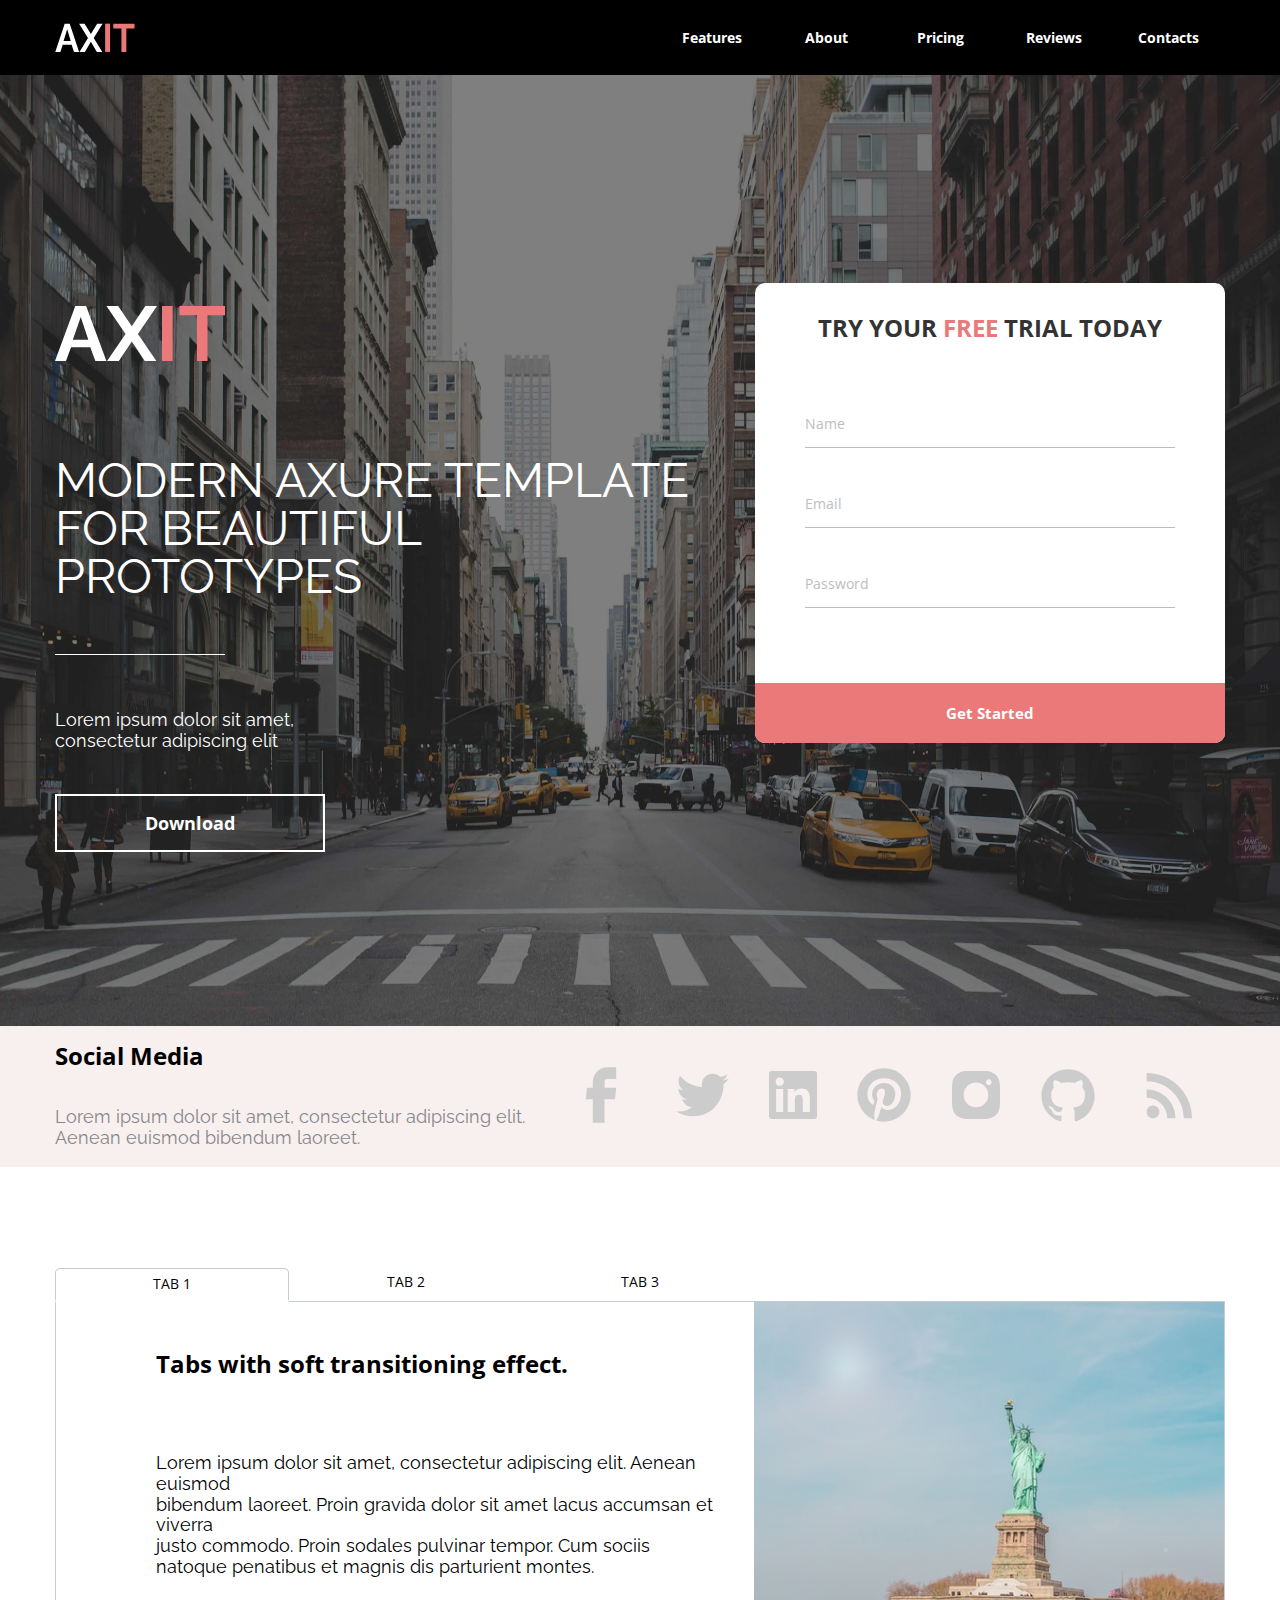
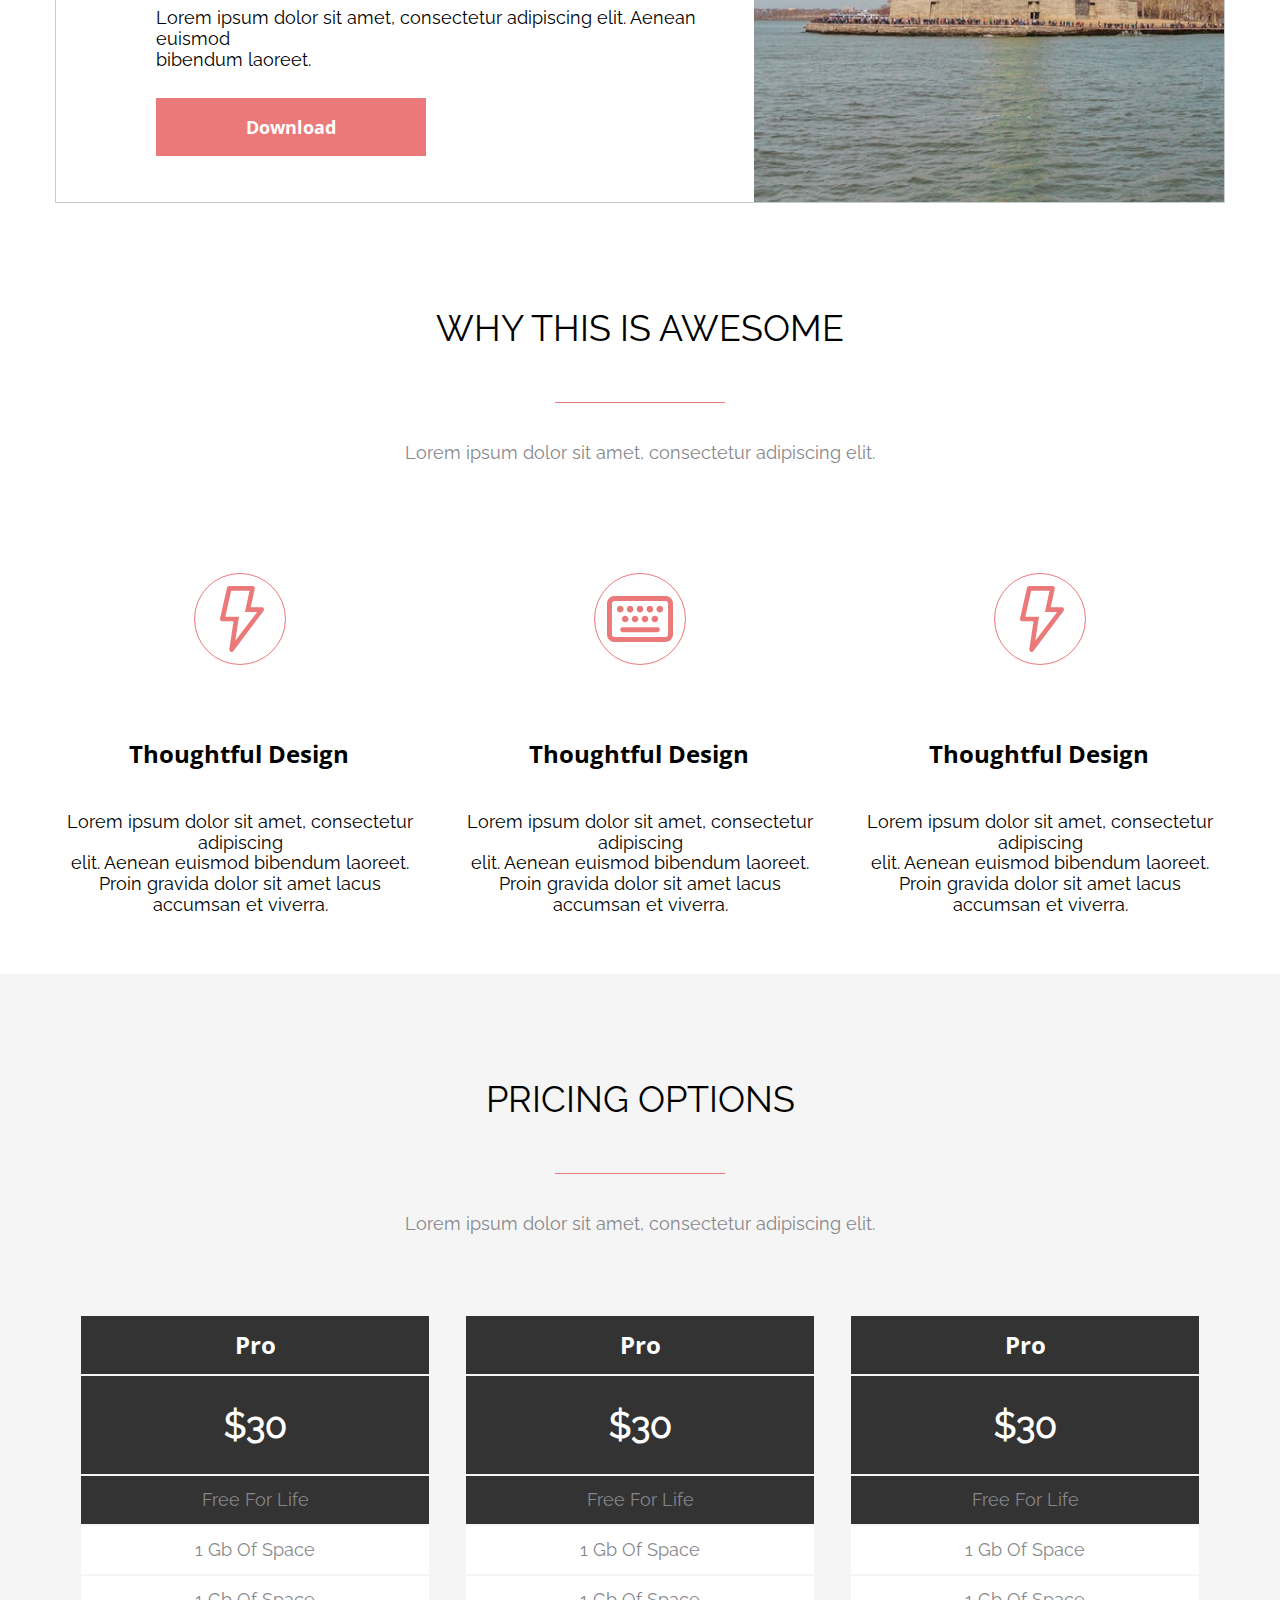
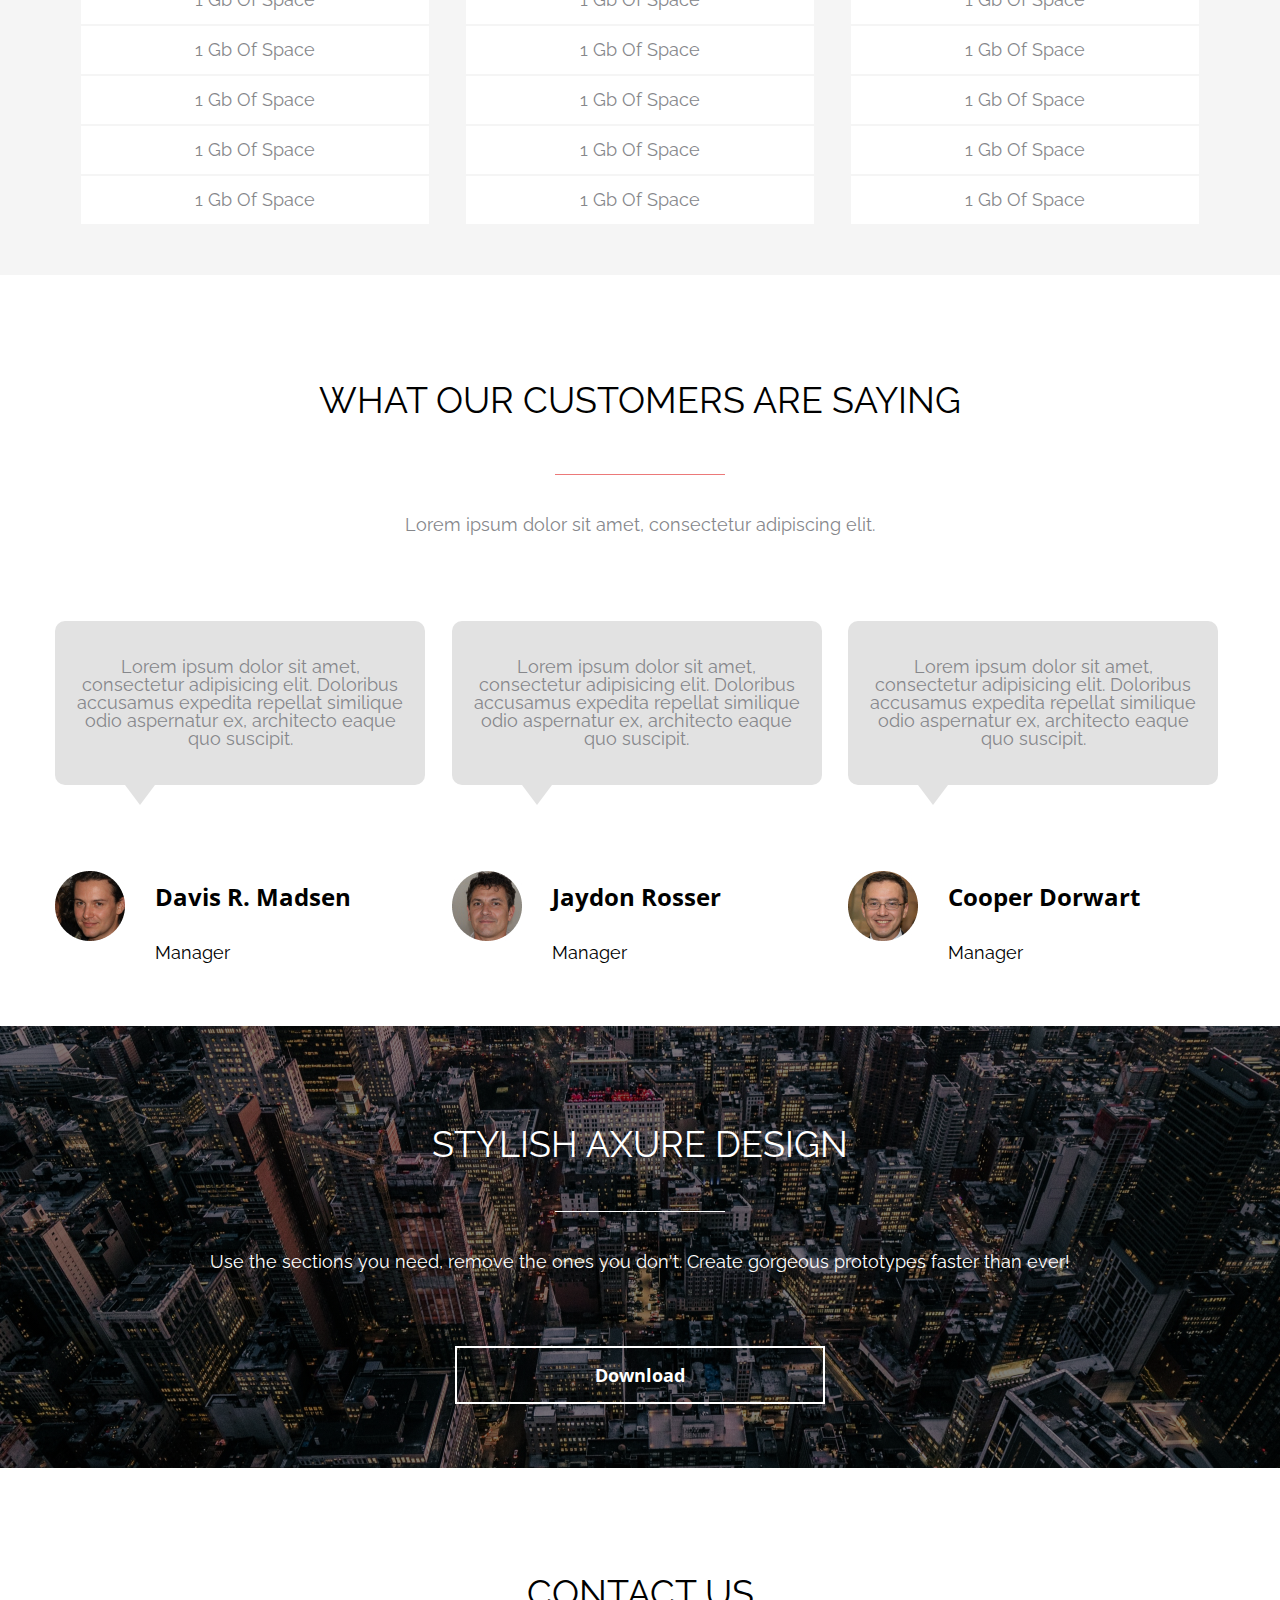
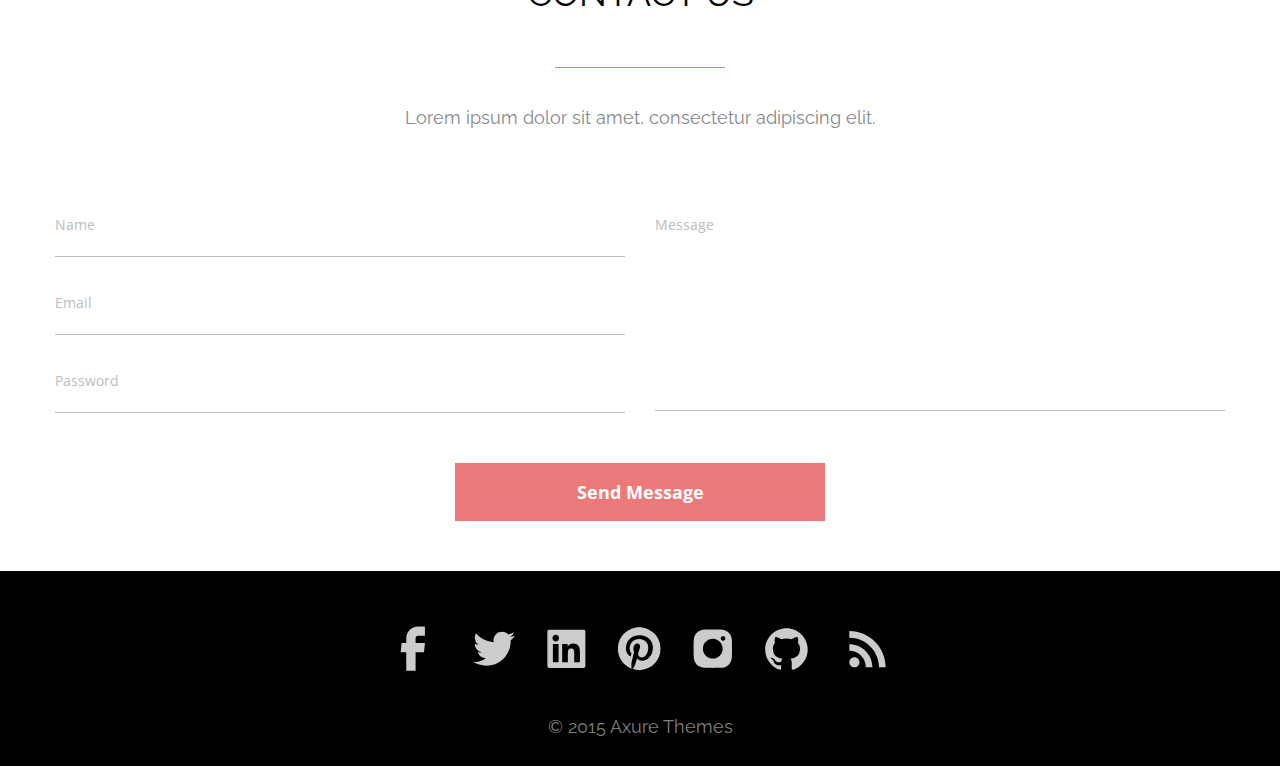
<file: homeworks/Axit_fianl/homeworks.html>
<!DOCTYPE html>
<html lang="en">

<head>
   <meta charset="UTF-8">
   <meta http-equiv="X-UA-Compatible" content="IE=edge">
   <meta name="viewport" content="width=device-width, initial-scale=1.0">
   <link rel="icon" type="image/png" sizes="32x32" href="img/logo/IT.png">
   <link rel="stylesheet" href="css/style.css">
   <title>AXIT</title>
</head>

<body>
   <main class="wrapper">
      <header class="header">
         <div class="content">
            <div class="header__inner">
               <a href="#" class="header__logo">
                  <img src="img/logoAXIT.svg" alt="AXIT">
               </a>
               <div class="header__burger">
                  <span></span>
               </div>
               <nav class="header__menu">
                  <ul class="header__list">
                     <li>
                        <a href="#features" class="menu__link">Features</a>
                     </li>
                     <li>
                        <a href="#about" class="menu__link">About</a>
                     </li>
                     <li>
                        <a href="#pricing" class="menu__link">Pricing</a>
                     </li>
                     <li>
                        <a href="#reviews" class="menu__link">Reviews</a>
                     </li>
                     <li>
                        <a href="#contacts" class="menu__link">Contacts</a>
                     </li>
                  </ul>
               </nav>
            </div>
         </div>
      </header>
      <section class="intro">
         <div class="content">
            <div class="intro__row">
               <div class="intro__column">
                  <div class="intro__text">
                     <div class="intro__logo">
                        <img src="img/logoAXITv2.svg" alt="AXIT">
                     </div>
                     <h1 class="intro__title">
                        MODERN AXURE TEMPLATE FOR BEAUTIFUL PROTOTYPES
                     </h1>
                     <h5 class="intro__subtitle subtitle">
                        Lorem ipsum dolor sit amet, consectetur adipiscing elit
                     </h5>
                     <div class="download-button">
                        <a href="#" class="download-btn btn">Download</a>
                     </div>
                  </div>
               </div>
               <div class="intro__column">
                  <div class="intro__card">
                     <h4 class="intro__card-title">
                        <p>Try Your <span>FREE</span> Trial Today</p>
                     </h4>
                     <form action="#" class="intro__card-form">
                        <div class="form-1">
                           <input required type="text" name="name" id="user-name">
                           <label for="user-name">Name</label>
                        </div>
                        <div class="form-1">
                           <input required type="email" name="email" id="user-email">
                           <label for="user-email">Email</label>
                        </div>
                        <div class="form-1">
                           <input required type="password" name="password" id="user-password">
                           <label for="user-password">Password</label>
                        </div>
                        <div class="start-button">
                           <button type="submit" class="start-btn">Get Started</button>
                        </div>
                     </form>
                  </div>
               </div>
            </div>
         </div>
      </section>
      <section class="social">
         <div class="content">
            <div class="social__row">
               <div class="social__text">
                  <h4 class="social__title title">Social Media</h4>
                  <h5 class="social__subtitle subtitle">
                     <p>Lorem ipsum dolor sit amet, consectetur adipiscing elit.</p>
                     <p>Aenean euismod bibendum laoreet.</p>
                  </h5>
               </div>
               <div class="social__icons">
                  <div class="icon-item">
                     <a href="https://www.facebook.com/" target="_blank"><svg width="70" height="70" viewBox="0 0 70 70"
                           xmlns="http://www.w3.org/2000/svg">
                           <path class="facebook-svg"
                              d="M26.827 62.7083H38.4937V39.3458H49.0054L50.1604 27.7375H38.4937V21.875C38.4937 21.1014 38.801 20.3595 39.348 19.8126C39.8949 19.2656 40.6368 18.9583 41.4104 18.9583H50.1604V7.29163H41.4104C37.5426 7.29163 33.8333 8.82808 31.0984 11.563C28.3635 14.2979 26.827 18.0072 26.827 21.875V27.7375H20.9937L19.8387 39.3458H26.827V62.7083Z" />
                        </svg></a>
                  </div>
                  <div class="icon-item">
                     <a href="https://twitter.com/" target="_blank"><svg width="53" height="44" viewBox="0 0 53 44"
                           xmlns="http://www.w3.org/2000/svg">
                           <path class="twitter-svg"
                              d="M47.3546 11.3254C47.3893 11.7921 47.3893 12.2561 47.3893 12.7201C47.3893 26.9201 36.5813 43.2827 16.8293 43.2827C10.744 43.2827 5.09065 41.5201 0.333313 38.4587C1.19731 38.5574 2.02931 38.5921 2.92798 38.5921C7.76263 38.6038 12.4604 36.9871 16.264 34.0027C14.0224 33.9622 11.8495 33.2226 10.0486 31.8874C8.24771 30.5521 6.90874 28.6878 6.21865 26.5547C6.88265 26.6534 7.54931 26.7201 8.24798 26.7201C9.21065 26.7201 10.1786 26.5867 11.0773 26.3547C8.64467 25.8636 6.45724 24.545 4.88696 22.6232C3.31668 20.7015 2.46049 18.2951 2.46398 15.8134V15.6801C3.89598 16.4774 5.55731 16.9761 7.31731 17.0427C5.84288 16.063 4.6339 14.7335 3.79822 13.1729C2.96254 11.6122 2.52615 9.86902 2.52798 8.09874C2.52798 6.10408 3.05865 4.27474 3.98931 2.68008C6.68835 6.00013 10.0547 8.71624 13.8702 10.6525C17.6858 12.5888 21.8655 13.702 26.1386 13.9201C25.9733 13.1201 25.872 12.2907 25.872 11.4587C25.8713 10.048 26.1486 8.6509 26.6882 7.34738C27.2277 6.04387 28.0189 4.85947 29.0165 3.86191C30.014 2.86434 31.1984 2.07317 32.5019 1.53362C33.8055 0.994062 35.2025 0.716708 36.6133 0.717409C39.7066 0.717409 42.4986 2.01341 44.4613 4.10941C46.866 3.64439 49.1721 2.76653 51.2773 1.51474C50.4757 3.99692 48.7967 6.10169 46.5546 7.43474C48.6874 7.19149 50.7718 6.63062 52.7386 5.77074C51.2697 7.91234 49.4494 9.79033 47.3546 11.3254Z" />
                        </svg></a>
                  </div>
                  <div class="icon-item">
                     <a href="https://www.linkedin.com/" target="_blank"><svg width="48" height="48" viewBox="0 0 48 48"
                           xmlns="http://www.w3.org/2000/svg">
                           <path class="linkedin-svg"
                              d="M45.3333 0H2.66667C1.95942 0 1.28115 0.280951 0.781048 0.781048C0.280951 1.28115 0 1.95942 0 2.66667V45.3333C0 46.0406 0.280951 46.7189 0.781048 47.219C1.28115 47.719 1.95942 48 2.66667 48H45.3333C46.0406 48 46.7189 47.719 47.219 47.219C47.719 46.7189 48 46.0406 48 45.3333V2.66667C48 1.95942 47.719 1.28115 47.219 0.781048C46.7189 0.280951 46.0406 0 45.3333 0ZM14.2373 40.8987H7.112V17.992H14.2373V40.8987ZM10.6747 14.864C9.57985 14.864 8.52988 14.4291 7.75573 13.6549C6.98158 12.8808 6.54667 11.8308 6.54667 10.736C6.54667 9.64119 6.98158 8.59121 7.75573 7.81706C8.52988 7.04291 9.57985 6.608 10.6747 6.608C11.7695 6.608 12.8195 7.04291 13.5936 7.81706C14.3678 8.59121 14.8027 9.64119 14.8027 10.736C14.8027 11.8308 14.3678 12.8808 13.5936 13.6549C12.8195 14.4291 11.7695 14.864 10.6747 14.864ZM40.9013 40.8987H33.784V29.76C33.784 27.104 33.736 23.688 30.0827 23.688C26.376 23.688 25.8133 26.584 25.8133 29.5733V40.9013H18.7013V17.9947H25.528V21.1253H25.6267C26.5733 19.3253 28.8987 17.4267 32.3573 17.4267C39.568 17.4267 40.8987 22.168 40.8987 28.3387V40.8987H40.9013Z" />
                        </svg></a>
                  </div>
                  <div class="icon-item">
                     <a href="https://www.pinterest.com/" target="_blank"><svg width="54" height="54"
                           viewBox="0 0 54 54" xmlns="http://www.w3.org/2000/svg">
                           <path class="pinterest-svg"
                              d="M19.1066 52.44C21.6666 53.2134 24.2533 53.6667 27 53.6667C34.0724 53.6667 40.8552 50.8572 45.8562 45.8562C50.8571 40.8553 53.6667 34.0725 53.6667 27C53.6667 23.4981 52.9769 20.0305 51.6368 16.7951C50.2966 13.5598 48.3324 10.6201 45.8562 8.14386C43.3799 5.66763 40.4402 3.70338 37.2049 2.36325C33.9695 1.02313 30.5019 0.333374 27 0.333374C23.4981 0.333374 20.0304 1.02313 16.7951 2.36325C13.5597 3.70338 10.62 5.66763 8.1438 8.14386C3.14283 13.1448 0.333313 19.9276 0.333313 27C0.333313 38.3334 7.45331 48.0667 17.5066 51.9067C17.2666 49.8267 17.0266 46.3867 17.5066 44.0134L20.5733 30.84C20.5733 30.84 19.8 29.2934 19.8 26.84C19.8 23.16 22.0933 20.4134 24.7066 20.4134C27 20.4134 28.0666 22.0934 28.0666 24.2534C28.0666 26.5467 26.5466 29.8267 25.7733 32.9734C25.32 35.5867 27.16 37.88 29.8267 37.88C34.5733 37.88 38.2533 32.8134 38.2533 25.6667C38.2533 19.2667 33.6666 14.8934 27.08 14.8934C19.56 14.8934 15.1333 20.4934 15.1333 26.3867C15.1333 28.68 15.88 31 17.1066 32.52C17.3466 32.68 17.3466 32.8934 17.2666 33.2934L16.4933 36.2C16.4933 36.6534 16.2 36.8134 15.7466 36.4934C12.3333 35 10.36 30.1467 10.36 26.2267C10.36 17.8 16.3333 10.1467 27.8533 10.1467C37.0266 10.1467 44.1733 16.7334 44.1733 25.48C44.1733 34.6534 38.4933 42.0134 30.36 42.0134C27.7733 42.0134 25.24 40.6267 24.3333 39L22.5466 45.32C21.9333 47.6134 20.2533 50.68 19.1066 52.52V52.44Z" />
                        </svg></a>
                  </div>
                  <div class="icon-item">
                     <a href="https://www.instagram.com/" target="_blank"><svg width="50" height="50"
                           viewBox="0 0 50 50" xmlns="http://www.w3.org/2000/svg">
                           <path class="instagram-svg"
                              d="M48.8587 15.1466C48.8318 13.1269 48.4538 11.1273 47.7414 9.23722C47.1237 7.64296 46.1802 6.19508 44.9712 4.9861C43.7622 3.77712 42.3143 2.83362 40.7201 2.21589C38.8543 1.5155 36.8832 1.1368 34.8907 1.09589C32.3254 0.981219 31.5121 0.949219 25.0001 0.949219C18.4881 0.949219 17.6534 0.949219 15.1067 1.09589C13.1152 1.1371 11.145 1.5158 9.28007 2.21589C7.68555 2.83319 6.23746 3.77654 5.02842 4.98557C3.81939 6.19461 2.87604 7.64271 2.25873 9.23722C1.55695 11.1016 1.17906 13.0722 1.1414 15.0639C1.02673 17.6319 0.992065 18.4452 0.992065 24.9572C0.992065 31.4692 0.992065 32.3012 1.1414 34.8506C1.1814 36.8452 1.5574 38.8132 2.25873 40.6826C2.87707 42.2766 3.82112 43.7241 5.03056 44.9326C6.24 46.1411 7.68824 47.0841 9.28273 47.7012C11.1426 48.4298 13.1131 48.8356 15.1094 48.9012C17.6774 49.0159 18.4907 49.0506 25.0027 49.0506C31.5147 49.0506 32.3494 49.0506 34.8961 48.9012C36.8885 48.862 38.8597 48.4842 40.7254 47.7839C42.3192 47.1654 43.7668 46.2217 44.9756 45.0128C46.1845 43.8039 47.1283 42.3564 47.7467 40.7626C48.4481 38.8959 48.8241 36.9279 48.8641 34.9306C48.9787 32.3652 49.0134 31.5519 49.0134 25.0372C49.0081 18.5252 49.0081 17.6986 48.8587 15.1466ZM24.9841 37.2719C18.1734 37.2719 12.6561 31.7546 12.6561 24.9439C12.6561 18.1332 18.1734 12.6159 24.9841 12.6159C28.2537 12.6159 31.3893 13.9147 33.7013 16.2267C36.0132 18.5386 37.3121 21.6743 37.3121 24.9439C37.3121 28.2135 36.0132 31.3492 33.7013 33.6611C31.3893 35.973 28.2537 37.2719 24.9841 37.2719ZM37.8027 15.0346C37.4251 15.0349 37.0512 14.9608 36.7022 14.8164C36.3533 14.6721 36.0363 14.4604 35.7693 14.1934C35.5023 13.9264 35.2905 13.6093 35.1462 13.2604C35.0018 12.9115 34.9277 12.5375 34.9281 12.1599C34.9281 11.7826 35.0024 11.4089 35.1468 11.0603C35.2912 10.7117 35.5028 10.3949 35.7697 10.1281C36.0365 9.86132 36.3532 9.64967 36.7018 9.50527C37.0504 9.36087 37.4241 9.28655 37.8014 9.28655C38.1787 9.28655 38.5524 9.36087 38.901 9.50527C39.2496 9.64967 39.5663 9.86132 39.8332 10.1281C40.1 10.3949 40.3116 10.7117 40.456 11.0603C40.6004 11.4089 40.6747 11.7826 40.6747 12.1599C40.6747 13.7492 39.3894 15.0346 37.8027 15.0346Z" />
                        </svg></a>
                  </div>
                  <div class="icon-item">
                     <a href="https://github.com" target="_blank"><svg width="54" height="53" viewBox="0 0 54 53"
                           xmlns="http://www.w3.org/2000/svg">
                           <path class="github-svg" fill-rule="evenodd" clip-rule="evenodd"
                              d="M27.069 0.333252C12.3783 0.333252 0.47168 12.2399 0.47168 26.9306C0.47168 38.6799 8.09035 48.6506 18.661 52.1706C19.9917 52.4106 20.4717 51.5919 20.4717 50.8879C20.4717 50.2559 20.4503 48.5812 20.4424 46.3652C13.0423 47.9706 11.4797 42.7972 11.4797 42.7972C10.2743 39.7253 8.52768 38.9066 8.52768 38.9066C6.11435 37.2559 8.71168 37.2932 8.71168 37.2932C11.3837 37.4799 12.7837 40.0346 12.7837 40.0346C15.157 44.0986 19.013 42.9252 20.5223 42.2452C20.765 40.5252 21.4583 39.3519 22.2157 38.6879C16.3117 38.0186 10.1037 35.7359 10.1037 25.5413C10.1037 22.6426 11.141 20.2639 12.8343 18.4079C12.565 17.7332 11.645 15.0266 13.0983 11.3679C13.0983 11.3679 15.3303 10.6506 20.4103 14.0906C22.5799 13.5004 24.8179 13.1991 27.0663 13.1946C29.3148 13.1982 31.5529 13.4995 33.7224 14.0906C38.805 10.6479 41.0344 11.3679 41.0344 11.3679C42.4877 15.0266 41.5757 17.7332 41.2984 18.4079C43.005 20.2639 44.029 22.6399 44.029 25.5413C44.029 35.7626 37.8157 38.0079 31.8903 38.6666C32.837 39.4879 33.6903 41.1093 33.6903 43.5893C33.6903 47.1466 33.6583 50.0159 33.6583 50.8879C33.6583 51.5999 34.133 52.4266 35.4903 52.1652C46.0557 48.6399 53.6664 38.6772 53.6664 26.9306C53.6664 12.2399 41.7597 0.333252 27.069 0.333252Z" />
                        </svg></a>
                  </div>
                  <div class="icon-item">
                     <a href="https://rss.com" target="_blank"><svg width="70" height="70" viewBox="0 0 70 70"
                           xmlns="http://www.w3.org/2000/svg">
                           <path class="rss-svg"
                              d="M11.6667 12.9498V21.204C32.1708 21.204 48.7958 37.829 48.7958 58.3332H57.05C57.05 33.279 36.7208 12.9498 11.6667 12.9498ZM11.6667 29.4582V37.7123C23.0417 37.7123 32.2875 46.9582 32.2875 58.3332H40.5417C40.5417 42.379 27.6208 29.4582 11.6667 29.4582Z
                                 M18.025 58.3334C21.5366 58.3334 24.3833 55.4866 24.3833 51.975C24.3833 48.4634 21.5366 45.6167 18.025 45.6167C14.5134 45.6167 11.6667 48.4634 11.6667 51.975C11.6667 55.4866 14.5134 58.3334 18.025 58.3334Z" />
                        </svg></a>
                  </div>
               </div>
            </div>
         </div>
      </section>
      <section class="tabs" id="features">
         <div class="content">
            <div class="tabs__wrapper">
               <input class="input-btn" type="radio" name="tabs" id="tab-1" checked>
               <input class="input-btn" type="radio" name="tabs" id="tab-2">
               <input class="input-btn" type="radio" name="tabs" id="tab-3">
               <label class="tab" for="tab-1">TAB 1</label>
               <label class="tab" for="tab-2">TAB 2</label>
               <label class="tab" for="tab-3">TAB 3</label>
               <section class="tab__content content-1">
                  <div class="tab__row">
                     <div class="tab__column">
                        <div class="tab__text">
                           <div class="tab__title title">Tabs with soft transitioning effect.</div>
                           <div class="tab__subtitle subtitle">
                              <p>
                                 Lorem ipsum dolor sit amet, consectetur adipiscing elit. Aenean
                                 euismod <br>
                                 bibendum laoreet. Proin gravida dolor sit amet lacus accumsan et
                                 viverra <br>
                                 justo commodo. Proin sodales pulvinar tempor. Cum sociis natoque
                                 penatibus et magnis dis parturient montes.
                              </p>
                              <p>
                                 Lorem ipsum dolor sit amet, consectetur adipiscing elit. Aenean
                                 euismod <br>
                                 bibendum laoreet.
                              </p>
                           </div>
                           <div class="button-tabs">
                              <a href="#" class="btn-tabs btn">Download</a>
                           </div>
                        </div>
                     </div>
                     <div class="tab__column">
                        <div class="tab__image"></div>
                     </div>
                  </div>
               </section>
               <section class="tab__content content-2">
                  <div class="tab__row">
                     <div class="tab__column">
                        <div class="tab__text">
                           <div class="tab__title title">Tabs with soft transitioning effect.</div>
                           <div class="tab__subtitle subtitle">
                              <p>
                                 Lorem ipsum dolor sit amet, consectetur adipiscing elit. Aenean
                                 euismod <br>
                                 bibendum laoreet. Proin gravida dolor sit amet lacus accumsan et
                                 viverra <br>
                                 justo commodo. Proin sodales pulvinar tempor. Cum sociis natoque
                                 penatibus et magnis dis parturient montes.
                              </p>
                              <p>
                                 Lorem ipsum dolor sit amet, consectetur adipiscing elit. Aenean
                                 euismod <br>
                                 bibendum laoreet.
                              </p>
                           </div>
                           <div class="button-tabs">
                              <a href="#" class="btn-tabs btn">Download</a>
                           </div>
                        </div>
                     </div>
                     <div class="tab__column">
                        <div class="tab__image"></div>
                     </div>
                  </div>
               </section>
               <section class="tab__content content-3">
                  <div class="tab__row">
                     <div class="tab__column">
                        <div class="tab__text">
                           <div class="tab__title title">Tabs with soft transitioning effect.</div>
                           <div class="tab__subtitle subtitle">
                              <p>
                                 Lorem ipsum dolor sit amet, consectetur adipiscing elit. Aenean
                                 euismod <br>
                                 bibendum laoreet. Proin gravida dolor sit amet lacus accumsan et
                                 viverra <br>
                                 justo commodo. Proin sodales pulvinar tempor. Cum sociis natoque
                                 penatibus et magnis dis parturient montes.
                              </p>
                              <p>
                                 Lorem ipsum dolor sit amet, consectetur adipiscing elit. Aenean
                                 euismod <br>
                                 bibendum laoreet.
                              </p>
                           </div>
                           <div class="button-tabs">
                              <a href="#" class="btn-tabs btn">Download</a>
                           </div>
                        </div>
                     </div>
                     <div class="tab__column">
                        <div class="tab__image"></div>
                     </div>
                  </div>
               </section>
            </div>
         </div>
      </section>
      <section class="awesome" id="about">
         <div class="content">
            <div class="awesome__header">
               <h2 class="awesome__title page-title">
                  WHY THIS IS AWESOME
               </h2>
               <h5 class="awesome__subtitle subtitle">
                  Lorem ipsum dolor sit amet, consectetur adipiscing elit.
               </h5>
            </div>
            <div class="awesome__row">
               <div class="awesome__column">
                  <div class="item-awesome">
                     <div class="item-awesome__icon">
                        <img src="img/lightning.svg" alt="Thoughtful Design">
                     </div>
                     <h4 class="item-awesome__title title">
                        Thoughtful Design
                     </h4>
                     <h5 class="item-awesome__subtitle subtitle">
                        <p>Lorem ipsum dolor sit amet, consectetur adipiscing</p>
                        elit. Aenean euismod bibendum laoreet. <p>Proin gravida dolor sit amet lacus</p> accumsan et
                        viverra.
                     </h5>
                  </div>
               </div>
               <div class="awesome__column">
                  <div class="item-awesome">
                     <div class="item-awesome__icon">
                        <img src="img/keyboard.svg" alt="Thoughtful Design">
                     </div>
                     <div class="item-awesome__title title">
                        Thoughtful Design
                     </div>
                     <div class="item-awesome__subtitle subtitle">
                        <p>Lorem ipsum dolor sit amet, consectetur adipiscing</p>
                        elit. Aenean euismod bibendum laoreet. <p>Proin gravida dolor sit amet lacus</p> accumsan et
                        viverra.
                     </div>
                  </div>
               </div>
               <div class="awesome__column">
                  <div class="item-awesome">
                     <div class="item-awesome__icon">
                        <img src="img/lightning.svg" alt="Thoughtful Design">
                     </div>
                     <div class="item-awesome__title title">
                        Thoughtful Design
                     </div>
                     <div class="item-awesome__subtitle subtitle">
                        <p>Lorem ipsum dolor sit amet, consectetur adipiscing</p>
                        elit. Aenean euismod bibendum laoreet. <p>Proin gravida dolor sit amet lacus</p> accumsan et
                        viverra.
                     </div>
                  </div>
               </div>
            </div>
         </div>
      </section>
      <section class="pricing" id="pricing">
         <div class="content">
            <div class="pricing__header">
               <h2 class="pricing__title page-title">
                  pricing options
               </h2>
               <h5 class="pricing__subtitle subtitle">
                  Lorem ipsum dolor sit amet, consectetur adipiscing elit.
               </h5>
            </div>
            <div class="pricing__row">
               <div class="pricing__column">
                  <ul class="list">
                     <li>Pro</li>
                     <li>$30</li>
                     <li><a href="#">Free for life</a></li>
                     <li><a href="#">1 gb of space</a></li>
                     <li><a href="#">1 gb of space</a></li>
                     <li><a href="#">1 gb of space</a></li>
                     <li><a href="#">1 gb of space</a></li>
                     <li><a href="#">1 gb of space</a></li>
                     <li><a href="#">1 gb of space</a></li>
                  </ul>
               </div>
               <div class="pricing__column">
                  <ul class="list">
                     <li>Pro</li>
                     <li>$30</li>
                     <li><a href="#">Free for life</a></li>
                     <li><a href="#">1 gb of space</a></li>
                     <li><a href="#">1 gb of space</a></li>
                     <li><a href="#">1 gb of space</a></li>
                     <li><a href="#">1 gb of space</a></li>
                     <li><a href="#">1 gb of space</a></li>
                     <li><a href="#">1 gb of space</a></li>
                  </ul>
               </div>
               <div class="pricing__column">
                  <ul class="list">
                     <li>Pro</li>
                     <li>$30</li>
                     <li><a href="#">Free for life</a></li>
                     <li><a href="#">1 gb of space</a></li>
                     <li><a href="#">1 gb of space</a></li>
                     <li><a href="#">1 gb of space</a></li>
                     <li><a href="#">1 gb of space</a></li>
                     <li><a href="#">1 gb of space</a></li>
                     <li><a href="#">1 gb of space</a></li>
                  </ul>
               </div>
            </div>
         </div>
      </section>
      <section class="customers" id="reviews">
         <div class="content">
            <div class="customers__header">
               <h2 class="customers__title page-title">
                  what our customers are saying
               </h2>
               <h5 class="customers__subtitle subtitle">
                  Lorem ipsum dolor sit amet, consectetur adipiscing elit.
               </h5>
            </div>
            <div class="customers__row">
               <div class="customers__column">
                  <div class="comment__block">
                     <h5 class="comment__text">
                        <p>Lorem ipsum dolor sit amet,</p>
                        <p>consectetur adipisicing elit. Doloribus</p>
                        <p>accusamus expedita repellat similique</p>
                        <p>odio aspernatur ex, architecto eaque</p>
                        <p>quo suscipit.</p>
                     </h5>
                  </div>
                  <div class="customer__info">
                     <h4 class="customer-1 title">Davis R. Madsen</h4>
                     <h5 class="customer__post">Manager</h5>
                  </div>
               </div>
               <div class="customers__column">
                  <div class="comment__block">
                     <h5 class="comment__text">
                        <p>Lorem ipsum dolor sit amet,</p>
                        <p>consectetur adipisicing elit. Doloribus</p>
                        <p>accusamus expedita repellat similique</p>
                        <p>odio aspernatur ex, architecto eaque</p>
                        <p>quo suscipit.</p>
                     </h5>
                  </div>
                  <div class="customer__info">
                     <h4 class="customer-2 title">Jaydon Rosser</h4>
                     <h5 class="customer__post">Manager</h5>
                  </div>
               </div>
               <div class="customers__column">
                  <div class="comment__block">
                     <h5 class="comment__text">
                        <p>Lorem ipsum dolor sit amet,</p>
                        <p>consectetur adipisicing elit. Doloribus</p>
                        <p>accusamus expedita repellat similique</p>
                        <p>odio aspernatur ex, architecto eaque</p>
                        <p>quo suscipit.</p>
                     </h5>
                  </div>
                  <div class="customer__info">
                     <h4 class="customer-3 title">Cooper Dorwart</h4>
                     <h5 class="customer__post">Manager</h5>
                  </div>
               </div>
            </div>
         </div>
      </section>
      <section class="banner">
         <div class="content">
            <div class="banner__text">
               <h2 class="banner__title">STYLISH AXURE DESIGN</h2>
               <h5 class="banner__subtitle subtitle">Use the sections you need, remove the ones you don't. Create
                  gorgeous
                  prototypes faster than ever!
               </h5>
            </div>
            <div class="banner__button">
               <a href="#" class="banner__btn wide">Download</a>
            </div>
         </div>
      </section>
      <section class="contacts" id="contacts">
         <div class="content">
            <div class="contacts__header">
               <div class="contacts__title page-title">
                  contact us
               </div>
               <div class="contacts__subtitle subtitle">Lorem ipsum dolor sit amet, consectetur adipiscing elit.</div>
            </div>
            <div class="contacts__message">
               <div class="contacts__row">
                  <div class="contacts__column">
                     <form action="#" class="contacts-form" id="contacts-form">
                        <div class="form-2">
                           <input required type="text" name="name" id="contacts-name">
                           <label for="contact-name">Name</label>
                        </div>
                        <div class="form-2">
                           <input required type="email" name="email" id="contact-email">
                           <label for="contact-email">Email</label>
                        </div>
                        <div class="form-2">
                           <input required type="password" name="password" id="user-password">
                           <label for="contact-password">Password</label>
                        </div>
                     </form>
                  </div>
                  <div class="contacts__column">
                     <div class="textarea-form">
                        <textarea required name="message" id="contact-message" form="contacts-form"></textarea>
                        <label for="contact-password">Message</label>
                     </div>
                  </div>
               </div>
               <div class="contacts__button">
                  <button type="submit" form="contacts-form" class="contacts__btn wide">Send Message</button>
               </div>
            </div>
      </section>
      <footer class="footer">
         <div class="content">
            <div class="footer__inner">
               <div class="social__icons tiny-icons">
                  <div class="icon-item">
                     <a href="https://www.facebook.com/" target="_blank"><svg width="70" height="70" viewBox="0 0 70 70"
                           xmlns="http://www.w3.org/2000/svg">
                           <path class="facebook-svg"
                              d="M26.827 62.7083H38.4937V39.3458H49.0054L50.1604 27.7375H38.4937V21.875C38.4937 21.1014 38.801 20.3595 39.348 19.8126C39.8949 19.2656 40.6368 18.9583 41.4104 18.9583H50.1604V7.29163H41.4104C37.5426 7.29163 33.8333 8.82808 31.0984 11.563C28.3635 14.2979 26.827 18.0072 26.827 21.875V27.7375H20.9937L19.8387 39.3458H26.827V62.7083Z" />
                        </svg></a>
                  </div>
                  <div class="icon-item">
                     <a href="https://twitter.com/" target="_blank"><svg width="53" height="44" viewBox="0 0 53 44"
                           xmlns="http://www.w3.org/2000/svg">
                           <path class="twitter-svg"
                              d="M47.3546 11.3254C47.3893 11.7921 47.3893 12.2561 47.3893 12.7201C47.3893 26.9201 36.5813 43.2827 16.8293 43.2827C10.744 43.2827 5.09065 41.5201 0.333313 38.4587C1.19731 38.5574 2.02931 38.5921 2.92798 38.5921C7.76263 38.6038 12.4604 36.9871 16.264 34.0027C14.0224 33.9622 11.8495 33.2226 10.0486 31.8874C8.24771 30.5521 6.90874 28.6878 6.21865 26.5547C6.88265 26.6534 7.54931 26.7201 8.24798 26.7201C9.21065 26.7201 10.1786 26.5867 11.0773 26.3547C8.64467 25.8636 6.45724 24.545 4.88696 22.6232C3.31668 20.7015 2.46049 18.2951 2.46398 15.8134V15.6801C3.89598 16.4774 5.55731 16.9761 7.31731 17.0427C5.84288 16.063 4.6339 14.7335 3.79822 13.1729C2.96254 11.6122 2.52615 9.86902 2.52798 8.09874C2.52798 6.10408 3.05865 4.27474 3.98931 2.68008C6.68835 6.00013 10.0547 8.71624 13.8702 10.6525C17.6858 12.5888 21.8655 13.702 26.1386 13.9201C25.9733 13.1201 25.872 12.2907 25.872 11.4587C25.8713 10.048 26.1486 8.6509 26.6882 7.34738C27.2277 6.04387 28.0189 4.85947 29.0165 3.86191C30.014 2.86434 31.1984 2.07317 32.5019 1.53362C33.8055 0.994062 35.2025 0.716708 36.6133 0.717409C39.7066 0.717409 42.4986 2.01341 44.4613 4.10941C46.866 3.64439 49.1721 2.76653 51.2773 1.51474C50.4757 3.99692 48.7967 6.10169 46.5546 7.43474C48.6874 7.19149 50.7718 6.63062 52.7386 5.77074C51.2697 7.91234 49.4494 9.79033 47.3546 11.3254Z" />
                        </svg></a>
                  </div>
                  <div class="icon-item">
                     <a href="https://www.linkedin.com/" target="_blank"><svg width="48" height="48" viewBox="0 0 48 48"
                           xmlns="http://www.w3.org/2000/svg">
                           <path class="linkedin-svg"
                              d="M45.3333 0H2.66667C1.95942 0 1.28115 0.280951 0.781048 0.781048C0.280951 1.28115 0 1.95942 0 2.66667V45.3333C0 46.0406 0.280951 46.7189 0.781048 47.219C1.28115 47.719 1.95942 48 2.66667 48H45.3333C46.0406 48 46.7189 47.719 47.219 47.219C47.719 46.7189 48 46.0406 48 45.3333V2.66667C48 1.95942 47.719 1.28115 47.219 0.781048C46.7189 0.280951 46.0406 0 45.3333 0ZM14.2373 40.8987H7.112V17.992H14.2373V40.8987ZM10.6747 14.864C9.57985 14.864 8.52988 14.4291 7.75573 13.6549C6.98158 12.8808 6.54667 11.8308 6.54667 10.736C6.54667 9.64119 6.98158 8.59121 7.75573 7.81706C8.52988 7.04291 9.57985 6.608 10.6747 6.608C11.7695 6.608 12.8195 7.04291 13.5936 7.81706C14.3678 8.59121 14.8027 9.64119 14.8027 10.736C14.8027 11.8308 14.3678 12.8808 13.5936 13.6549C12.8195 14.4291 11.7695 14.864 10.6747 14.864ZM40.9013 40.8987H33.784V29.76C33.784 27.104 33.736 23.688 30.0827 23.688C26.376 23.688 25.8133 26.584 25.8133 29.5733V40.9013H18.7013V17.9947H25.528V21.1253H25.6267C26.5733 19.3253 28.8987 17.4267 32.3573 17.4267C39.568 17.4267 40.8987 22.168 40.8987 28.3387V40.8987H40.9013Z" />
                        </svg></a>
                  </div>
                  <div class="icon-item">
                     <a href="https://www.pinterest.com/" target="_blank"><svg width="54" height="54"
                           viewBox="0 0 54 54" xmlns="http://www.w3.org/2000/svg">
                           <path class="pinterest-svg"
                              d="M19.1066 52.44C21.6666 53.2134 24.2533 53.6667 27 53.6667C34.0724 53.6667 40.8552 50.8572 45.8562 45.8562C50.8571 40.8553 53.6667 34.0725 53.6667 27C53.6667 23.4981 52.9769 20.0305 51.6368 16.7951C50.2966 13.5598 48.3324 10.6201 45.8562 8.14386C43.3799 5.66763 40.4402 3.70338 37.2049 2.36325C33.9695 1.02313 30.5019 0.333374 27 0.333374C23.4981 0.333374 20.0304 1.02313 16.7951 2.36325C13.5597 3.70338 10.62 5.66763 8.1438 8.14386C3.14283 13.1448 0.333313 19.9276 0.333313 27C0.333313 38.3334 7.45331 48.0667 17.5066 51.9067C17.2666 49.8267 17.0266 46.3867 17.5066 44.0134L20.5733 30.84C20.5733 30.84 19.8 29.2934 19.8 26.84C19.8 23.16 22.0933 20.4134 24.7066 20.4134C27 20.4134 28.0666 22.0934 28.0666 24.2534C28.0666 26.5467 26.5466 29.8267 25.7733 32.9734C25.32 35.5867 27.16 37.88 29.8267 37.88C34.5733 37.88 38.2533 32.8134 38.2533 25.6667C38.2533 19.2667 33.6666 14.8934 27.08 14.8934C19.56 14.8934 15.1333 20.4934 15.1333 26.3867C15.1333 28.68 15.88 31 17.1066 32.52C17.3466 32.68 17.3466 32.8934 17.2666 33.2934L16.4933 36.2C16.4933 36.6534 16.2 36.8134 15.7466 36.4934C12.3333 35 10.36 30.1467 10.36 26.2267C10.36 17.8 16.3333 10.1467 27.8533 10.1467C37.0266 10.1467 44.1733 16.7334 44.1733 25.48C44.1733 34.6534 38.4933 42.0134 30.36 42.0134C27.7733 42.0134 25.24 40.6267 24.3333 39L22.5466 45.32C21.9333 47.6134 20.2533 50.68 19.1066 52.52V52.44Z" />
                        </svg></a>
                  </div>
                  <div class="icon-item">
                     <a href="https://www.instagram.com/" target="_blank"><svg width="50" height="50"
                           viewBox="0 0 50 50" xmlns="http://www.w3.org/2000/svg">
                           <path class="instagram-svg"
                              d="M48.8587 15.1466C48.8318 13.1269 48.4538 11.1273 47.7414 9.23722C47.1237 7.64296 46.1802 6.19508 44.9712 4.9861C43.7622 3.77712 42.3143 2.83362 40.7201 2.21589C38.8543 1.5155 36.8832 1.1368 34.8907 1.09589C32.3254 0.981219 31.5121 0.949219 25.0001 0.949219C18.4881 0.949219 17.6534 0.949219 15.1067 1.09589C13.1152 1.1371 11.145 1.5158 9.28007 2.21589C7.68555 2.83319 6.23746 3.77654 5.02842 4.98557C3.81939 6.19461 2.87604 7.64271 2.25873 9.23722C1.55695 11.1016 1.17906 13.0722 1.1414 15.0639C1.02673 17.6319 0.992065 18.4452 0.992065 24.9572C0.992065 31.4692 0.992065 32.3012 1.1414 34.8506C1.1814 36.8452 1.5574 38.8132 2.25873 40.6826C2.87707 42.2766 3.82112 43.7241 5.03056 44.9326C6.24 46.1411 7.68824 47.0841 9.28273 47.7012C11.1426 48.4298 13.1131 48.8356 15.1094 48.9012C17.6774 49.0159 18.4907 49.0506 25.0027 49.0506C31.5147 49.0506 32.3494 49.0506 34.8961 48.9012C36.8885 48.862 38.8597 48.4842 40.7254 47.7839C42.3192 47.1654 43.7668 46.2217 44.9756 45.0128C46.1845 43.8039 47.1283 42.3564 47.7467 40.7626C48.4481 38.8959 48.8241 36.9279 48.8641 34.9306C48.9787 32.3652 49.0134 31.5519 49.0134 25.0372C49.0081 18.5252 49.0081 17.6986 48.8587 15.1466ZM24.9841 37.2719C18.1734 37.2719 12.6561 31.7546 12.6561 24.9439C12.6561 18.1332 18.1734 12.6159 24.9841 12.6159C28.2537 12.6159 31.3893 13.9147 33.7013 16.2267C36.0132 18.5386 37.3121 21.6743 37.3121 24.9439C37.3121 28.2135 36.0132 31.3492 33.7013 33.6611C31.3893 35.973 28.2537 37.2719 24.9841 37.2719ZM37.8027 15.0346C37.4251 15.0349 37.0512 14.9608 36.7022 14.8164C36.3533 14.6721 36.0363 14.4604 35.7693 14.1934C35.5023 13.9264 35.2905 13.6093 35.1462 13.2604C35.0018 12.9115 34.9277 12.5375 34.9281 12.1599C34.9281 11.7826 35.0024 11.4089 35.1468 11.0603C35.2912 10.7117 35.5028 10.3949 35.7697 10.1281C36.0365 9.86132 36.3532 9.64967 36.7018 9.50527C37.0504 9.36087 37.4241 9.28655 37.8014 9.28655C38.1787 9.28655 38.5524 9.36087 38.901 9.50527C39.2496 9.64967 39.5663 9.86132 39.8332 10.1281C40.1 10.3949 40.3116 10.7117 40.456 11.0603C40.6004 11.4089 40.6747 11.7826 40.6747 12.1599C40.6747 13.7492 39.3894 15.0346 37.8027 15.0346Z" />
                        </svg></a>
                  </div>
                  <div class="icon-item">
                     <a href="https://github.com" target="_blank"><svg width="54" height="53" viewBox="0 0 54 53"
                           xmlns="http://www.w3.org/2000/svg">
                           <path class="github-svg" fill-rule="evenodd" clip-rule="evenodd"
                              d="M27.069 0.333252C12.3783 0.333252 0.47168 12.2399 0.47168 26.9306C0.47168 38.6799 8.09035 48.6506 18.661 52.1706C19.9917 52.4106 20.4717 51.5919 20.4717 50.8879C20.4717 50.2559 20.4503 48.5812 20.4424 46.3652C13.0423 47.9706 11.4797 42.7972 11.4797 42.7972C10.2743 39.7253 8.52768 38.9066 8.52768 38.9066C6.11435 37.2559 8.71168 37.2932 8.71168 37.2932C11.3837 37.4799 12.7837 40.0346 12.7837 40.0346C15.157 44.0986 19.013 42.9252 20.5223 42.2452C20.765 40.5252 21.4583 39.3519 22.2157 38.6879C16.3117 38.0186 10.1037 35.7359 10.1037 25.5413C10.1037 22.6426 11.141 20.2639 12.8343 18.4079C12.565 17.7332 11.645 15.0266 13.0983 11.3679C13.0983 11.3679 15.3303 10.6506 20.4103 14.0906C22.5799 13.5004 24.8179 13.1991 27.0663 13.1946C29.3148 13.1982 31.5529 13.4995 33.7224 14.0906C38.805 10.6479 41.0344 11.3679 41.0344 11.3679C42.4877 15.0266 41.5757 17.7332 41.2984 18.4079C43.005 20.2639 44.029 22.6399 44.029 25.5413C44.029 35.7626 37.8157 38.0079 31.8903 38.6666C32.837 39.4879 33.6903 41.1093 33.6903 43.5893C33.6903 47.1466 33.6583 50.0159 33.6583 50.8879C33.6583 51.5999 34.133 52.4266 35.4903 52.1652C46.0557 48.6399 53.6664 38.6772 53.6664 26.9306C53.6664 12.2399 41.7597 0.333252 27.069 0.333252Z" />
                        </svg></a>
                  </div>
                  <div class="icon-item">
                     <a href="https://rss.com" target="_blank"><svg width="70" height="70" viewBox="0 0 70 70"
                           xmlns="http://www.w3.org/2000/svg">
                           <path class="rss-svg"
                              d="M11.6667 12.9498V21.204C32.1708 21.204 48.7958 37.829 48.7958 58.3332H57.05C57.05 33.279 36.7208 12.9498 11.6667 12.9498ZM11.6667 29.4582V37.7123C23.0417 37.7123 32.2875 46.9582 32.2875 58.3332H40.5417C40.5417 42.379 27.6208 29.4582 11.6667 29.4582Z
                                 M18.025 58.3334C21.5366 58.3334 24.3833 55.4866 24.3833 51.975C24.3833 48.4634 21.5366 45.6167 18.025 45.6167C14.5134 45.6167 11.6667 48.4634 11.6667 51.975C11.6667 55.4866 14.5134 58.3334 18.025 58.3334Z" />
                        </svg></a>
                  </div>
               </div>
               <h5 class="footer__copyright subtitle">© 2015 Axure Themes
               </h5>
            </div>
         </div>
      </footer>
   </main>
   <script src="js/jquery-3.6.1.min.js"></script>
   <script src="js/script.js"></script>
</body>

</html>
</file>
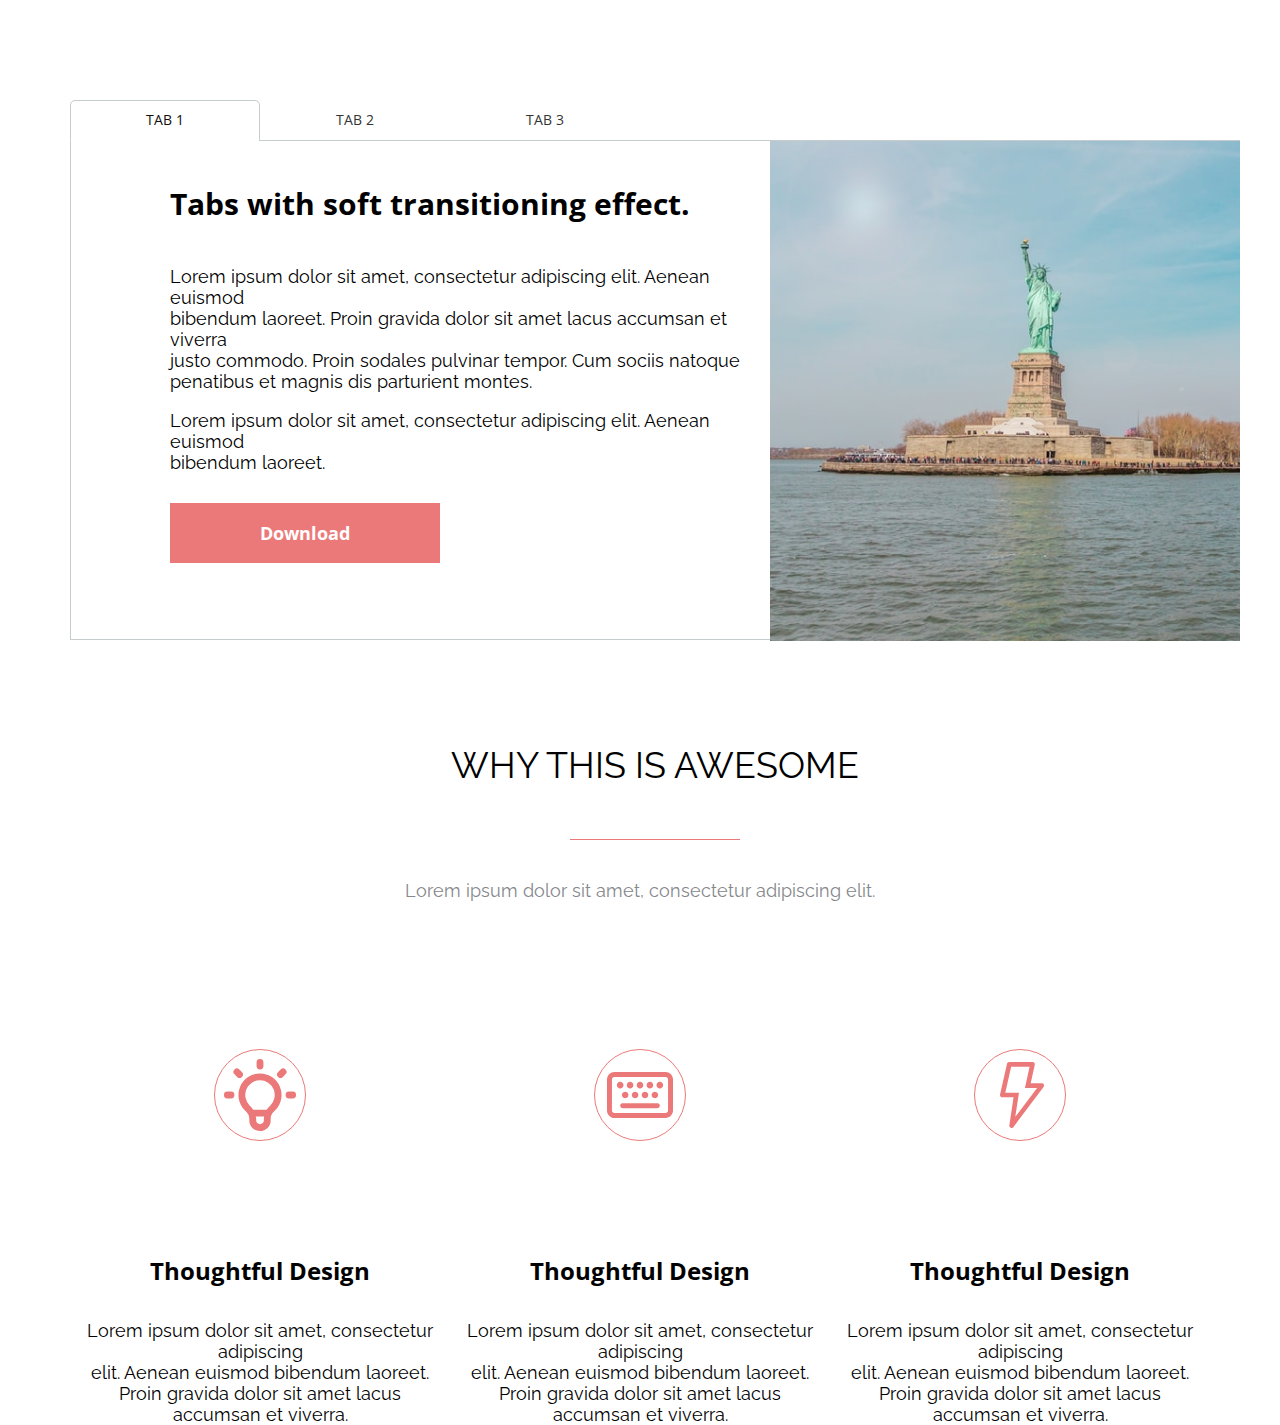
<file: homeworks/HW3/Task1/homeworks.html>
<!DOCTYPE html>
<html lang="ru">

<head>
   <meta charset="UTF-8">
   <meta http-equiv="X-UA-Compatible" content="IE=edge">
   <meta name="viewport" content="width=device-width, initial-scale=1.0">
   <title>WHY THIS IS AWESOME</title>
   <link rel="stylesheet" href="css/style.css">
</head>

<body>
   <div class="tabs">
      <div class="tabs__header">
         <input type="radio" name="slider" checked id="TAB1">
         <input type="radio" name="slider" id="TAB2">
         <input type="radio" name="slider" id="TAB3">
         <nav class="tab__i">
            <label for="TAB1" class="tabl1"><i class="fa-tabl1"></i>TAB 1</label>
            <label for="TAB2" class="tabl2"><i class="fa-tabl2"></i>TAB 2</label>
            <label for="TAB3" class="tabl3"><i class="fa-tabl3"></i>TAB 3</label>
            <div class="slider"></div>
         </nav>
         <section>
            <div class="tab item-tabs1">
               <div class="item-tabs__title">Tabs with soft transitioning effect.</div>
               <div class="item-tabs__text">
                  <div class="text-paragraph">Lorem ipsum dolor sit amet, consectetur adipiscing elit. Aenean</div>
                  <div class="text-paragraph">euismod</div>
                  <div class="text-paragraph">
                     bibendum laoreet. Proin gravida dolor sit amet lacus accumsan et</div>
                  <div class="text-paragraph">
                     viverra
                  </div>
                  <div class="text-paragraph">
                     justo commodo. Proin sodales pulvinar tempor. Cum sociis natoque</div>
                  <div class="text-paragraph"> penatibus et magnis dis parturient montes.
                  </div>
                  <div class="text-paragraph">
                     Lorem ipsum dolor sit amet, consectetur adipiscing elit. Aenean</div>
                  <div class="text-paragraph"> euismod</div>
                  <div class="text-paragraph"> bibendum laoreet.
                  </div>
               </div>
               <button type="button" class="item-tabs__btn-dw">Download</button>
            </div>
            <div class="tab item-tabs2">
               <div class="item-tabs__title">Tabs with soft transitioning effect.</div>
               <div class="item-tabs__text">
                  <div class="text-paragraph">Lorem ipsum dolor sit amet, consectetur adipiscing elit. Aenean</div>
                  <div class="text-paragraph">euismod</div>
                  <div class="text-paragraph">
                     bibendum laoreet. Proin gravida dolor sit amet lacus accumsan et</div>
                  <div class="text-paragraph">
                     viverra
                  </div>
                  <div class="text-paragraph">
                     justo commodo. Proin sodales pulvinar tempor. Cum sociis natoque</div>
                  <div class="text-paragraph"> penatibus et magnis dis parturient montes.
                  </div>
                  <div class="text-paragraph">
                     Lorem ipsum dolor sit amet, consectetur adipiscing elit. Aenean</div>
                  <div class="text-paragraph"> euismod</div>
                  <div class="text-paragraph"> bibendum laoreet.
                  </div>
               </div>
               <button type="button" class="item-tabs__btn-dw">Download</button>
            </div>
            <div class="tab item-tabs3">
               <div class="item-tabs__title">Tabs with soft transitioning effect.</div>
               <div class="item-tabs__text">
                  <div class="text-paragraph">Lorem ipsum dolor sit amet, consectetur adipiscing elit. Aenean</div>
                  <div class="text-paragraph">euismod</div>
                  <div class="text-paragraph">
                     bibendum laoreet. Proin gravida dolor sit amet lacus accumsan et</div>
                  <div class="text-paragraph">
                     viverra
                  </div>
                  <div class="text-paragraph">
                     justo commodo. Proin sodales pulvinar tempor. Cum sociis natoque</div>
                  <div class="text-paragraph"> penatibus et magnis dis parturient montes.
                  </div>
                  <div class="text-paragraph">
                     Lorem ipsum dolor sit amet, consectetur adipiscing elit. Aenean</div>
                  <div class="text-paragraph"> euismod</div>
                  <div class="text-paragraph"> bibendum laoreet.
                  </div>
               </div>
               <button type="button" class="item-tabs__btn-dw">Download</button>
            </div>
            <div class="img-tabs"><img src="img/Rectangle 111.png" alt="Rectangle"></div>
         </section>


      </div>
   </div>
   <div class="about">
      <div class="about__body">
         <div class="about__header">
            <div class="about__title title">WHY THIS IS AWESOME</div>
            <div class="about__text">Lorem ipsum dolor sit amet, consectetur adipiscing elit.
            </div>
         </div>
         <div class="about__content">
            <div class="about__col">
               <div class="item-about">
                  <div class="item-about__img">
                     <img src="img/bulb.svg" alt="bulb">
                  </div>
                  <div class="item-about__title">Thoughtful Design</div>
                  <div class="item-about__text">Lorem ipsum dolor sit amet, consectetur adipiscing </br> elit.
                     Aenean
                     euismod
                     bibendum laoreet. Proin gravida dolor sit amet lacus accumsan et viverra.</div>
               </div>
            </div>
            <div class="about__col">
               <div class="item-about">
                  <div class="item-about__img">
                     <img src="img/keyboard.svg" alt="keyboard">
                  </div>
                  <div class="item-about__title">Thoughtful Design</div>
                  <div class="item-about__text">Lorem ipsum dolor sit amet, consectetur adipiscing </br> elit.
                     Aenean
                     euismod
                     bibendum laoreet. Proin gravida dolor sit amet lacus accumsan et viverra.
                  </div>
               </div>
            </div>
            <div class="about__col">
               <div class="item-about">
                  <div class="item-about__img">
                     <img src="img/lightning.svg" alt="lightning">
                  </div>
                  <div class="item-about__title">Thoughtful Design</div>
                  <div class="item-about__text">Lorem ipsum dolor sit amet, consectetur adipiscing </br> elit.
                     Aenean
                     euismod
                     bibendum laoreet. Proin gravida dolor sit amet lacus accumsan et viverra.
                  </div>
               </div>
            </div>
         </div>
      </div>
   </div>
</body>

</html>
</file>
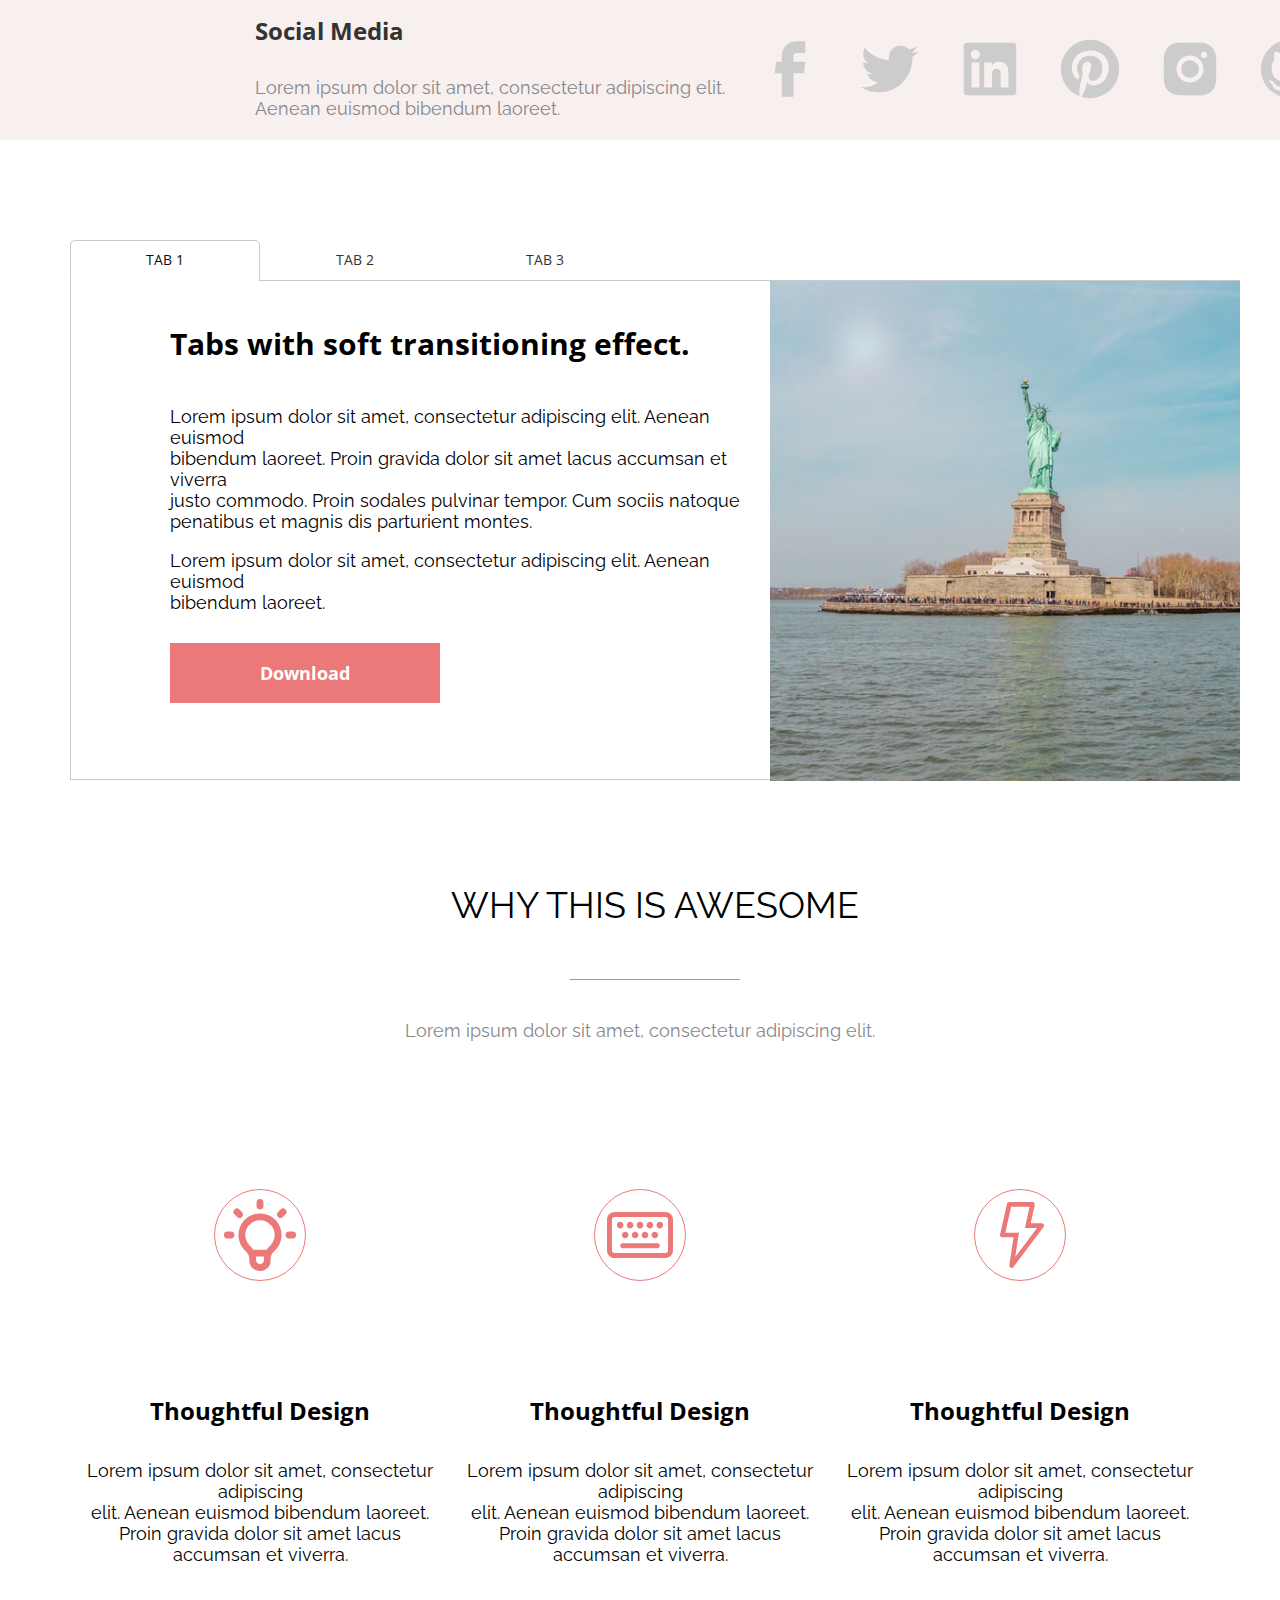
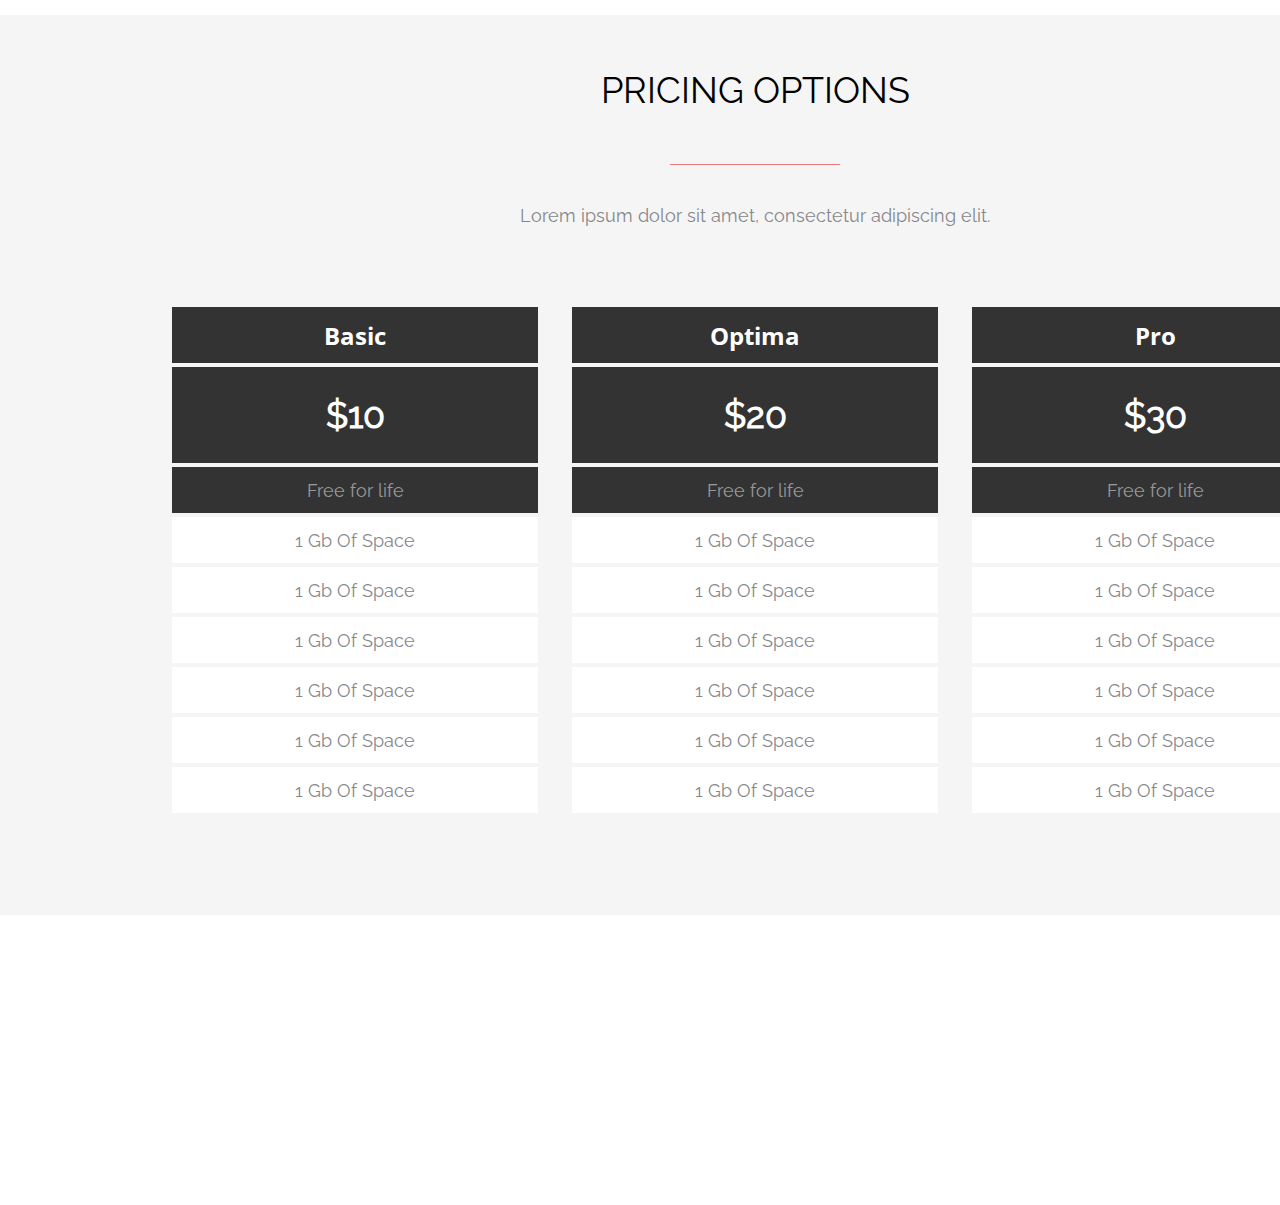
<file: homeworks/HW4/Task1/homeworks.html>
<!DOCTYPE html>
<html lang="ru">

<head>
   <meta charset="UTF-8">
   <meta http-equiv="X-UA-Compatible" content="IE=edge">
   <meta name="viewport" content="width=device-width, initial-scale=1.0">
   <title>WHY THIS IS AWESOME</title>
   <link rel="stylesheet" href="css/style.css">
   <link rel="stylesheet" media="screen and (max-width: 543px)" href="css/styles-media.css">
</head>

<body>
   <div class="social">
      <div class="social__content">
         <div class="conteuner">
            <div class="social__title">
               <h4>Social Media</h4>
            </div>
            <div class="social__text">
               <h5>Lorem ipsum dolor sit amet, consectetur adipiscing elit. Aenean euismod bibendum
                  laoreet.</h5>
            </div>
         </div>
         <div class="social__icon">
            <div class="facebok-i"><svg width="70" height="70" viewbox="0 0 70 70" fill="currentColor"
                  xmlns="http://www.w3.org/2000/svg">
                  <path
                     d="M26.827 62.7083H38.4937V39.3458H49.0054L50.1604 27.7375H38.4937V21.875C38.4937 21.1014 38.801 20.3595 39.348 19.8126C39.8949 19.2656 40.6368 18.9583 41.4104 18.9583H50.1604V7.29163H41.4104C37.5426 7.29163 33.8333 8.82808 31.0984 11.563C28.3635 14.2979 26.827 18.0072 26.827 21.875V27.7375H20.9937L19.8387 39.3458H26.827V62.7083Z" />
               </svg></div>
            <div class="twitter-i"><svg width="70" height="70" viewbox="0 0 70 70" fill="currentColor"
                  xmlns="http://www.w3.org/2000/svg">
                  <path
                     d="M57.2629 23.3247C57.3008 23.8351 57.3008 24.3426 57.3008 24.8501C57.3008 40.3813 45.4796 58.278 23.8758 58.278C17.22 58.278 11.0366 56.3501 5.83331 53.0018C6.77831 53.1097 7.68831 53.1476 8.67123 53.1476C13.9591 53.1604 19.0973 51.3922 23.2575 48.128C20.8058 48.0836 18.4292 47.2748 16.4594 45.8143C14.4897 44.3539 13.0252 42.3148 12.2704 39.9818C12.9966 40.0897 13.7258 40.1626 14.49 40.1626C15.5429 40.1626 16.6016 40.0168 17.5846 39.763C14.9239 39.2258 12.5314 37.7836 10.8139 35.6817C9.09637 33.5797 8.15992 30.9478 8.16373 28.2334V28.0876C9.72998 28.9597 11.5471 29.5051 13.4721 29.578C11.8594 28.5064 10.5371 27.0522 9.62305 25.3453C8.70903 23.6384 8.23173 21.7317 8.23373 19.7955C8.23373 17.6138 8.81415 15.613 9.83206 13.8688C12.7841 17.5001 16.466 20.4709 20.6393 22.5887C24.8126 24.7065 29.3841 25.924 34.0579 26.1626C33.8771 25.2876 33.7662 24.3805 33.7662 23.4705C33.7655 21.9275 34.0688 20.3994 34.659 18.9737C35.2491 17.548 36.1144 16.2526 37.2055 15.1615C38.2966 14.0704 39.592 13.205 41.0178 12.6149C42.4435 12.0248 43.9715 11.7214 45.5146 11.7222C48.8979 11.7222 51.9516 13.1397 54.0983 15.4322C56.7285 14.9236 59.2507 13.9634 61.5533 12.5943C60.6766 15.3091 58.8401 17.6112 56.3879 19.0693C58.7206 18.8032 61.0004 18.1897 63.1516 17.2493C61.5449 19.5916 59.554 21.6457 57.2629 23.3247Z" />
               </svg></div>
            <div class="linkedin-i"><svg width="70" height="70" viewbox="0 0 70 70" fill="currentColor"
                  xmlns="http://www.w3.org/2000/svg">
                  <path
                     d="M58.3333 8.75H11.6667C10.8931 8.75 10.1513 9.05729 9.60427 9.60427C9.05729 10.1513 8.75 10.8931 8.75 11.6667V58.3333C8.75 59.1069 9.05729 59.8488 9.60427 60.3957C10.1513 60.9427 10.8931 61.25 11.6667 61.25H58.3333C59.1069 61.25 59.8488 60.9427 60.3957 60.3957C60.9427 59.8488 61.25 59.1069 61.25 58.3333V11.6667C61.25 10.8931 60.9427 10.1513 60.3957 9.60427C59.8488 9.05729 59.1069 8.75 58.3333 8.75ZM24.3221 53.4829H16.5287V28.4287H24.3221V53.4829ZM20.4254 25.0075C19.228 25.0075 18.0796 24.5318 17.2328 23.6851C16.3861 22.8384 15.9104 21.69 15.9104 20.4925C15.9104 19.295 16.3861 18.1466 17.2328 17.2999C18.0796 16.4532 19.228 15.9775 20.4254 15.9775C21.6229 15.9775 22.7713 16.4532 23.618 17.2999C24.4647 18.1466 24.9404 19.295 24.9404 20.4925C24.9404 21.69 24.4647 22.8384 23.618 23.6851C22.7713 24.5318 21.6229 25.0075 20.4254 25.0075ZM53.4858 53.4829H45.7012V41.3C45.7012 38.395 45.6488 34.6588 41.6529 34.6588C37.5988 34.6588 36.9833 37.8263 36.9833 41.0958V53.4858H29.2046V28.4317H36.6713V31.8558H36.7792C37.8146 29.8871 40.3579 27.8104 44.1408 27.8104C52.0275 27.8104 53.4829 32.9963 53.4829 39.7454V53.4829H53.4858Z" />
               </svg>
            </div>
            <div class="pinterest-i"><svg width="70" height="70" viewbox="0 0 70 70" fill="currentColor"
                  xmlns="http://www.w3.org/2000/svg">
                  <path
                     d="M26.3667 62.8251C29.1667 63.6709 31.9958 64.1667 35 64.1667C42.7355 64.1667 50.1542 61.0938 55.624 55.624C61.0938 50.1542 64.1667 42.7355 64.1667 35C64.1667 31.1698 63.4123 27.3771 61.9465 23.8384C60.4807 20.2998 58.3323 17.0845 55.624 14.3761C52.9156 11.6677 49.7003 9.51932 46.1616 8.05355C42.623 6.58779 38.8302 5.83337 35 5.83337C31.1698 5.83337 27.3771 6.58779 23.8384 8.05355C20.2997 9.51932 17.0844 11.6677 14.3761 14.3761C8.90625 19.8459 5.83334 27.2646 5.83334 35C5.83334 47.3959 13.6208 58.0417 24.6167 62.2417C24.3542 59.9667 24.0917 56.2042 24.6167 53.6084L27.9708 39.2C27.9708 39.2 27.125 37.5084 27.125 34.825C27.125 30.8 29.6333 27.7959 32.4917 27.7959C35 27.7959 36.1667 29.6334 36.1667 31.9959C36.1667 34.5042 34.5042 38.0917 33.6583 41.5334C33.1625 44.3917 35.175 46.9 38.0917 46.9C43.2833 46.9 47.3083 41.3584 47.3083 33.5417C47.3083 26.5417 42.2917 21.7584 35.0875 21.7584C26.8625 21.7584 22.0208 27.8834 22.0208 34.3292C22.0208 36.8375 22.8375 39.375 24.1792 41.0375C24.4417 41.2125 24.4417 41.4459 24.3542 41.8834L23.5083 45.0625C23.5083 45.5584 23.1875 45.7334 22.6917 45.3834C18.9583 43.75 16.8 38.4417 16.8 34.1542C16.8 24.9375 23.3333 16.5667 35.9333 16.5667C45.9667 16.5667 53.7834 23.7709 53.7834 33.3375C53.7834 43.3709 47.5709 51.4209 38.675 51.4209C35.8458 51.4209 33.075 49.9042 32.0833 48.125L30.1292 55.0375C29.4583 57.5459 27.6208 60.9 26.3667 62.9125V62.8251Z" />
               </svg></div>
            <div class="instagram-i"><svg width="70" height="70" viewBox="0 0 70 70" fill="currentColor"
                  xmlns="http://www.w3.org/2000/svg">
                  <path
                     d="M61.0956 24.2228C61.0661 22.0138 60.6526 19.8267 59.8735 17.7595C59.1978 16.0157 58.1659 14.4321 56.8436 13.1098C55.5212 11.7875 53.9376 10.7555 52.1939 10.0799C50.1532 9.31383 47.9973 8.89962 45.8181 8.85487C43.0122 8.72946 42.1226 8.69446 35.0001 8.69446C27.8776 8.69446 26.9647 8.69446 24.1793 8.85487C22.001 8.89995 19.8462 9.31416 17.8064 10.0799C16.0624 10.7551 14.4785 11.7868 13.1562 13.1092C11.8338 14.4316 10.802 16.0155 10.1268 17.7595C9.35923 19.7986 8.94592 21.9539 8.90473 24.1324C8.77931 26.9411 8.74139 27.8307 8.74139 34.9532C8.74139 42.0757 8.74139 42.9857 8.90473 45.774C8.94848 47.9557 9.35973 50.1082 10.1268 52.1528C10.8031 53.8963 11.8357 55.4795 13.1585 56.8013C14.4813 58.1231 16.0653 59.1545 17.8093 59.8295C19.8435 60.6263 21.9987 61.0701 24.1822 61.142C26.991 61.2674 27.8806 61.3053 35.0031 61.3053C42.1256 61.3053 43.0385 61.3053 45.8239 61.142C48.0031 61.099 50.1591 60.6858 52.1997 59.9199C53.943 59.2434 55.5262 58.2112 56.8484 56.889C58.1707 55.5668 59.2029 53.9836 59.8793 52.2403C60.6464 50.1986 61.0576 48.0461 61.1014 45.8615C61.2268 43.0557 61.2647 42.1661 61.2647 35.0407C61.2589 27.9182 61.2589 27.014 61.0956 24.2228ZM34.9826 48.4224C27.5335 48.4224 21.4989 42.3878 21.4989 34.9386C21.4989 27.4895 27.5335 21.4549 34.9826 21.4549C38.5588 21.4549 41.9884 22.8755 44.5171 25.4042C47.0458 27.9329 48.4664 31.3625 48.4664 34.9386C48.4664 38.5147 47.0458 41.9444 44.5171 44.4731C41.9884 47.0018 38.5588 48.4224 34.9826 48.4224ZM49.0031 24.1003C48.5901 24.1007 48.181 24.0196 47.7994 23.8617C47.4177 23.7039 47.071 23.4723 46.7789 23.1802C46.4869 22.8882 46.2553 22.5414 46.0974 22.1598C45.9396 21.7782 45.8585 21.3691 45.8589 20.9561C45.8589 20.5434 45.9402 20.1348 46.0981 19.7535C46.2561 19.3722 46.4875 19.0257 46.7794 18.7339C47.0712 18.4421 47.4176 18.2106 47.7989 18.0526C48.1802 17.8947 48.5889 17.8134 49.0016 17.8134C49.4143 17.8134 49.823 17.8947 50.2043 18.0526C50.5856 18.2106 50.932 18.4421 51.2238 18.7339C51.5157 19.0257 51.7472 19.3722 51.9051 19.7535C52.063 20.1348 52.1443 20.5434 52.1443 20.9561C52.1443 22.6945 50.7385 24.1003 49.0031 24.1003Z" />
                  <path
                     d="M34.9829 43.6974C39.8202 43.6974 43.7416 39.776 43.7416 34.9387C43.7416 30.1014 39.8202 26.1799 34.9829 26.1799C30.1456 26.1799 26.2242 30.1014 26.2242 34.9387C26.2242 39.776 30.1456 43.6974 34.9829 43.6974Z" />
               </svg></div>
            <div class="github-i"><svg width="70" height="70" viewBox="0 0 70 70" fill="currentColor"
                  xmlns="http://www.w3.org/2000/svg">
                  <path fill-rule="evenodd" clip-rule="evenodd"
                     d="M35.0754 5.83337C19.0075 5.83337 5.98454 18.8563 5.98454 34.9242C5.98454 47.775 14.3175 58.6805 25.8791 62.5305C27.3345 62.793 27.8595 61.8975 27.8595 61.1275C27.8595 60.4363 27.8362 58.6046 27.8275 56.1809C19.7337 57.9367 18.0245 52.2784 18.0245 52.2784C16.7062 48.9184 14.7958 48.023 14.7958 48.023C12.1562 46.2175 14.997 46.2584 14.997 46.2584C17.9195 46.4625 19.4508 49.2567 19.4508 49.2567C22.0466 53.7017 26.2641 52.4184 27.915 51.6746C28.1804 49.7934 28.9387 48.51 29.767 47.7838C23.3095 47.0517 16.5195 44.555 16.5195 33.4046C16.5195 30.2342 17.6541 27.6325 19.5062 25.6025C19.2116 24.8646 18.2054 21.9042 19.795 17.9025C19.795 17.9025 22.2362 17.118 27.7925 20.8805C30.1654 20.2349 32.6132 19.9054 35.0725 19.9005C37.5317 19.9044 39.9797 20.234 42.3525 20.8805C47.9116 17.115 50.35 17.9025 50.35 17.9025C51.9395 21.9042 50.942 24.8646 50.6387 25.6025C52.5054 27.6325 53.6254 30.2313 53.6254 33.4046C53.6254 44.5842 46.8295 47.04 40.3487 47.7605C41.3841 48.6588 42.3175 50.4321 42.3175 53.1446C42.3175 57.0355 42.2825 60.1738 42.2825 61.1275C42.2825 61.9063 42.8016 62.8105 44.2862 62.5246C55.842 58.6688 64.1662 47.7721 64.1662 34.9242C64.1662 18.8563 51.1433 5.83337 35.0754 5.83337Z" />
               </svg></div>
            <div class="rss-i"><svg width="70" height="70" viewBox="0 0 70 70" fill="currentColor"
                  xmlns="http://www.w3.org/2000/svg">
                  <path
                     d="M18.025 58.3334C21.5366 58.3334 24.3833 55.4866 24.3833 51.975C24.3833 48.4634 21.5366 45.6167 18.025 45.6167C14.5134 45.6167 11.6667 48.4634 11.6667 51.975C11.6667 55.4866 14.5134 58.3334 18.025 58.3334Z" />
                  <path
                     d="M11.6667 12.9498V21.204C32.1708 21.204 48.7958 37.829 48.7958 58.3332H57.05C57.05 33.279 36.7208 12.9498 11.6667 12.9498ZM11.6667 29.4582V37.7123C23.0417 37.7123 32.2875 46.9582 32.2875 58.3332H40.5417C40.5417 42.379 27.6208 29.4582 11.6667 29.4582Z" />
               </svg></div>
         </div>
      </div>
   </div>
   <div class="tabs">
      <div class="tabs__header">
         <input type="radio" name="slider" checked id="TAB1">
         <input type="radio" name="slider" id="TAB2">
         <input type="radio" name="slider" id="TAB3">
         <nav class="tab__i">
            <label for="TAB1" class="tabl1"><i class="fa-tabl1"></i>TAB 1</label>
            <label for="TAB2" class="tabl2"><i class="fa-tabl2"></i>TAB 2</label>
            <label for="TAB3" class="tabl3"><i class="fa-tabl3"></i>TAB 3</label>
            <div class="slider"></div>
         </nav>
         <section>
            <div class="tab item-tabs1">
               <div class="item-tabs__title">Tabs with soft transitioning effect.</div>
               <div class="item-tabs__text">
                  <div class="text-paragraph">Lorem ipsum dolor sit amet, consectetur adipiscing elit. Aenean</div>
                  <div class="text-paragraph">euismod</div>
                  <div class="text-paragraph">
                     bibendum laoreet. Proin gravida dolor sit amet lacus accumsan et</div>
                  <div class="text-paragraph">
                     viverra
                  </div>
                  <div class="text-paragraph">
                     justo commodo. Proin sodales pulvinar tempor. Cum sociis natoque</div>
                  <div class="text-paragraph"> penatibus et magnis dis parturient montes.
                  </div>
                  <div class="text-paragraph">
                     Lorem ipsum dolor sit amet, consectetur adipiscing elit. Aenean</div>
                  <div class="text-paragraph"> euismod</div>
                  <div class="text-paragraph"> bibendum laoreet.
                  </div>
               </div>
               <button type="button" class="item-tabs__btn-dw">Download</button>
            </div>
            <div class="tab item-tabs2">
               <div class="item-tabs__title">Tabs with soft transitioning effect.</div>
               <div class="item-tabs__text">
                  <div class="text-paragraph">Lorem ipsum dolor sit amet, consectetur adipiscing elit. Aenean</div>
                  <div class="text-paragraph">euismod</div>
                  <div class="text-paragraph">
                     bibendum laoreet. Proin gravida dolor sit amet lacus accumsan et</div>
                  <div class="text-paragraph">
                     viverra
                  </div>
                  <div class="text-paragraph">
                     justo commodo. Proin sodales pulvinar tempor. Cum sociis natoque</div>
                  <div class="text-paragraph"> penatibus et magnis dis parturient montes.
                  </div>
                  <div class="text-paragraph">
                     Lorem ipsum dolor sit amet, consectetur adipiscing elit. Aenean</div>
                  <div class="text-paragraph"> euismod</div>
                  <div class="text-paragraph"> bibendum laoreet.
                  </div>
               </div>
               <button type="button" class="item-tabs__btn-dw">Download</button>
            </div>
            <div class="tab item-tabs3">
               <div class="item-tabs__title">Tabs with soft transitioning effect.</div>
               <div class="item-tabs__text">
                  <div class="text-paragraph">Lorem ipsum dolor sit amet, consectetur adipiscing elit. Aenean</div>
                  <div class="text-paragraph">euismod</div>
                  <div class="text-paragraph">
                     bibendum laoreet. Proin gravida dolor sit amet lacus accumsan et</div>
                  <div class="text-paragraph">
                     viverra
                  </div>
                  <div class="text-paragraph">
                     justo commodo. Proin sodales pulvinar tempor. Cum sociis natoque</div>
                  <div class="text-paragraph"> penatibus et magnis dis parturient montes.
                  </div>
                  <div class="text-paragraph">
                     Lorem ipsum dolor sit amet, consectetur adipiscing elit. Aenean</div>
                  <div class="text-paragraph"> euismod</div>
                  <div class="text-paragraph"> bibendum laoreet.
                  </div>
               </div>
               <button type="button" class="item-tabs__btn-dw">Download</button>
            </div>
            <div class="img-tabs"><img src="img/Rectangle 111.png" alt="Rectangle"></div>
         </section>


      </div>
   </div>
   <div class="about">
      <div class="about__body">
         <div class="about__header">
            <div class="about__title title">WHY THIS IS AWESOME</div>
            <div class="about__text">Lorem ipsum dolor sit amet, consectetur adipiscing elit.
            </div>
         </div>
         <div class="about__content">
            <div class="about__col">
               <div class="item-about">
                  <div class="item-about__img">
                     <img src="img/bulb.svg" alt="bulb">
                  </div>
                  <div class="item-about__title">Thoughtful Design</div>
                  <div class="item-about__text">Lorem ipsum dolor sit amet, consectetur adipiscing </br> elit.
                     Aenean
                     euismod
                     bibendum laoreet. Proin gravida dolor sit amet lacus accumsan et viverra.</div>
               </div>
            </div>
            <div class="about__col">
               <div class="item-about">
                  <div class="item-about__img">
                     <img src="img/keyboard.svg" alt="keyboard">
                  </div>
                  <div class="item-about__title">Thoughtful Design</div>
                  <div class="item-about__text">Lorem ipsum dolor sit amet, consectetur adipiscing </br> elit.
                     Aenean
                     euismod
                     bibendum laoreet. Proin gravida dolor sit amet lacus accumsan et viverra.
                  </div>
               </div>
            </div>
            <div class="about__col">
               <div class="item-about">
                  <div class="item-about__img">
                     <img src="img/lightning.svg" alt="lightning">
                  </div>
                  <div class="item-about__title">Thoughtful Design</div>
                  <div class="item-about__text">Lorem ipsum dolor sit amet, consectetur adipiscing </br> elit.
                     Aenean
                     euismod
                     bibendum laoreet. Proin gravida dolor sit amet lacus accumsan et viverra.
                  </div>
               </div>
            </div>
         </div>
      </div>
   </div>
   <div class="pricing">
      <div class="pricing__body">
         <div class="pricing__header">
            <div class="pricing__title">PRICING OPTIONS</div>
            <div class="pricing__text">Lorem ipsum dolor sit amet, consectetur adipiscing elit.</div>
         </div>
         <div class="pricing__content">
            <div class="pricing__price">
               <h4>Basic</h4>
               <div class="price">
                  <h3>$10</h3>
               </div>
               <div class="freeflife">
                  <h5>Free for life</h5>
               </div>
               <div class="deals">
                  <h5>1 gb of space</h5>
                  <h5>1 gb of space</h5>
                  <h5>1 gb of space</h5>
                  <h5>1 gb of space</h5>
                  <h5>1 gb of space</h5>
                  <h5>1 gb of space</h5>
               </div>
            </div>
            <div class="pricing__price">
               <h4>Optima</h4>
               <div class="price">
                  <h3>$20</h3>
               </div>
               <div class="freeflife">
                  <h5>Free for life</h5>
               </div>
               <div class="deals">
                  <h5>1 gb of space</h5>
                  <h5>1 gb of space</h5>
                  <h5>1 gb of space</h5>
                  <h5>1 gb of space</h5>
                  <h5>1 gb of space</h5>
                  <h5>1 gb of space</h5>
               </div>
            </div>
            <div class="pricing__price">
               <h4>Pro</h4>
               <div class="price">
                  <h3>$30</h3>
               </div>
               <div class="freeflife">
                  <h5>Free for life</h5>
               </div>
               <div class="deals">
                  <h5>1 gb of space</h5>
                  <h5>1 gb of space</h5>
                  <h5>1 gb of space</h5>
                  <h5>1 gb of space</h5>
                  <h5>1 gb of space</h5>
                  <h5>1 gb of space</h5>
               </div>
            </div>
         </div>
      </div>
   </div>
</body>

</html>
</file>
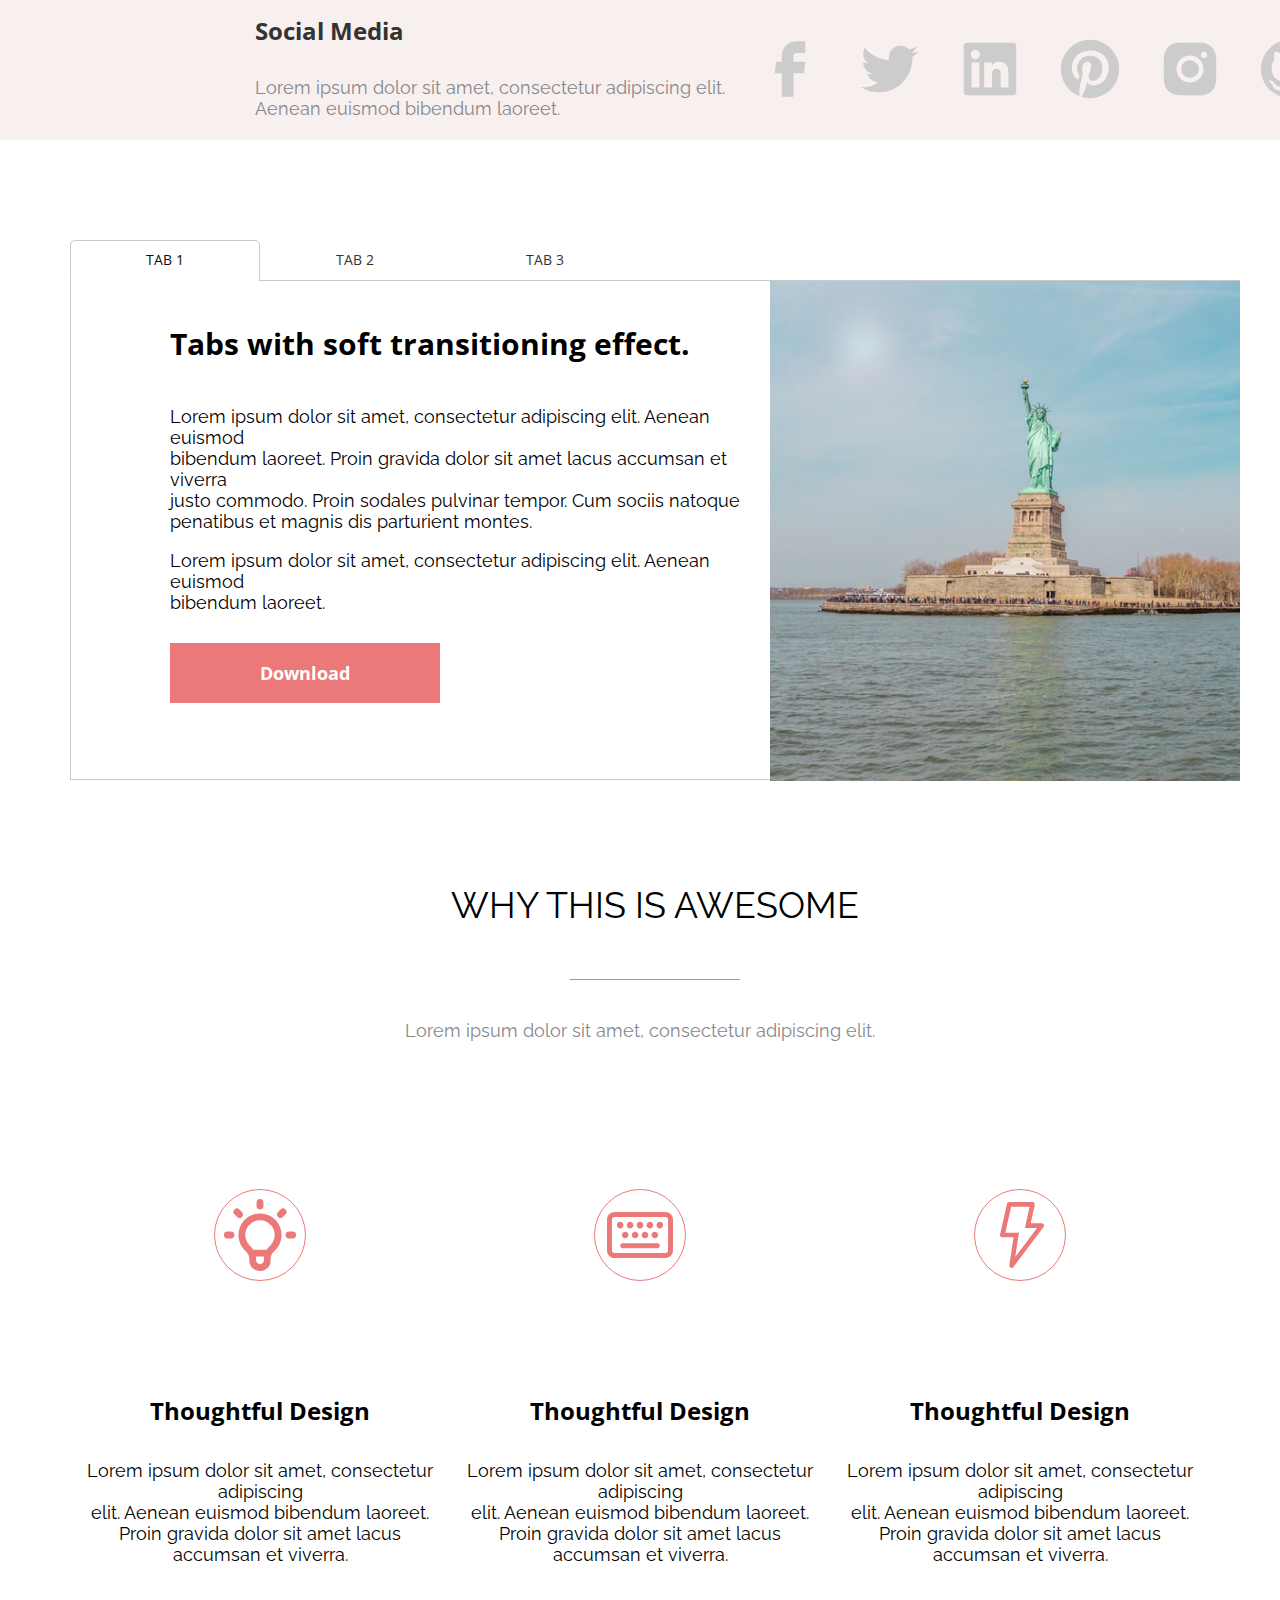
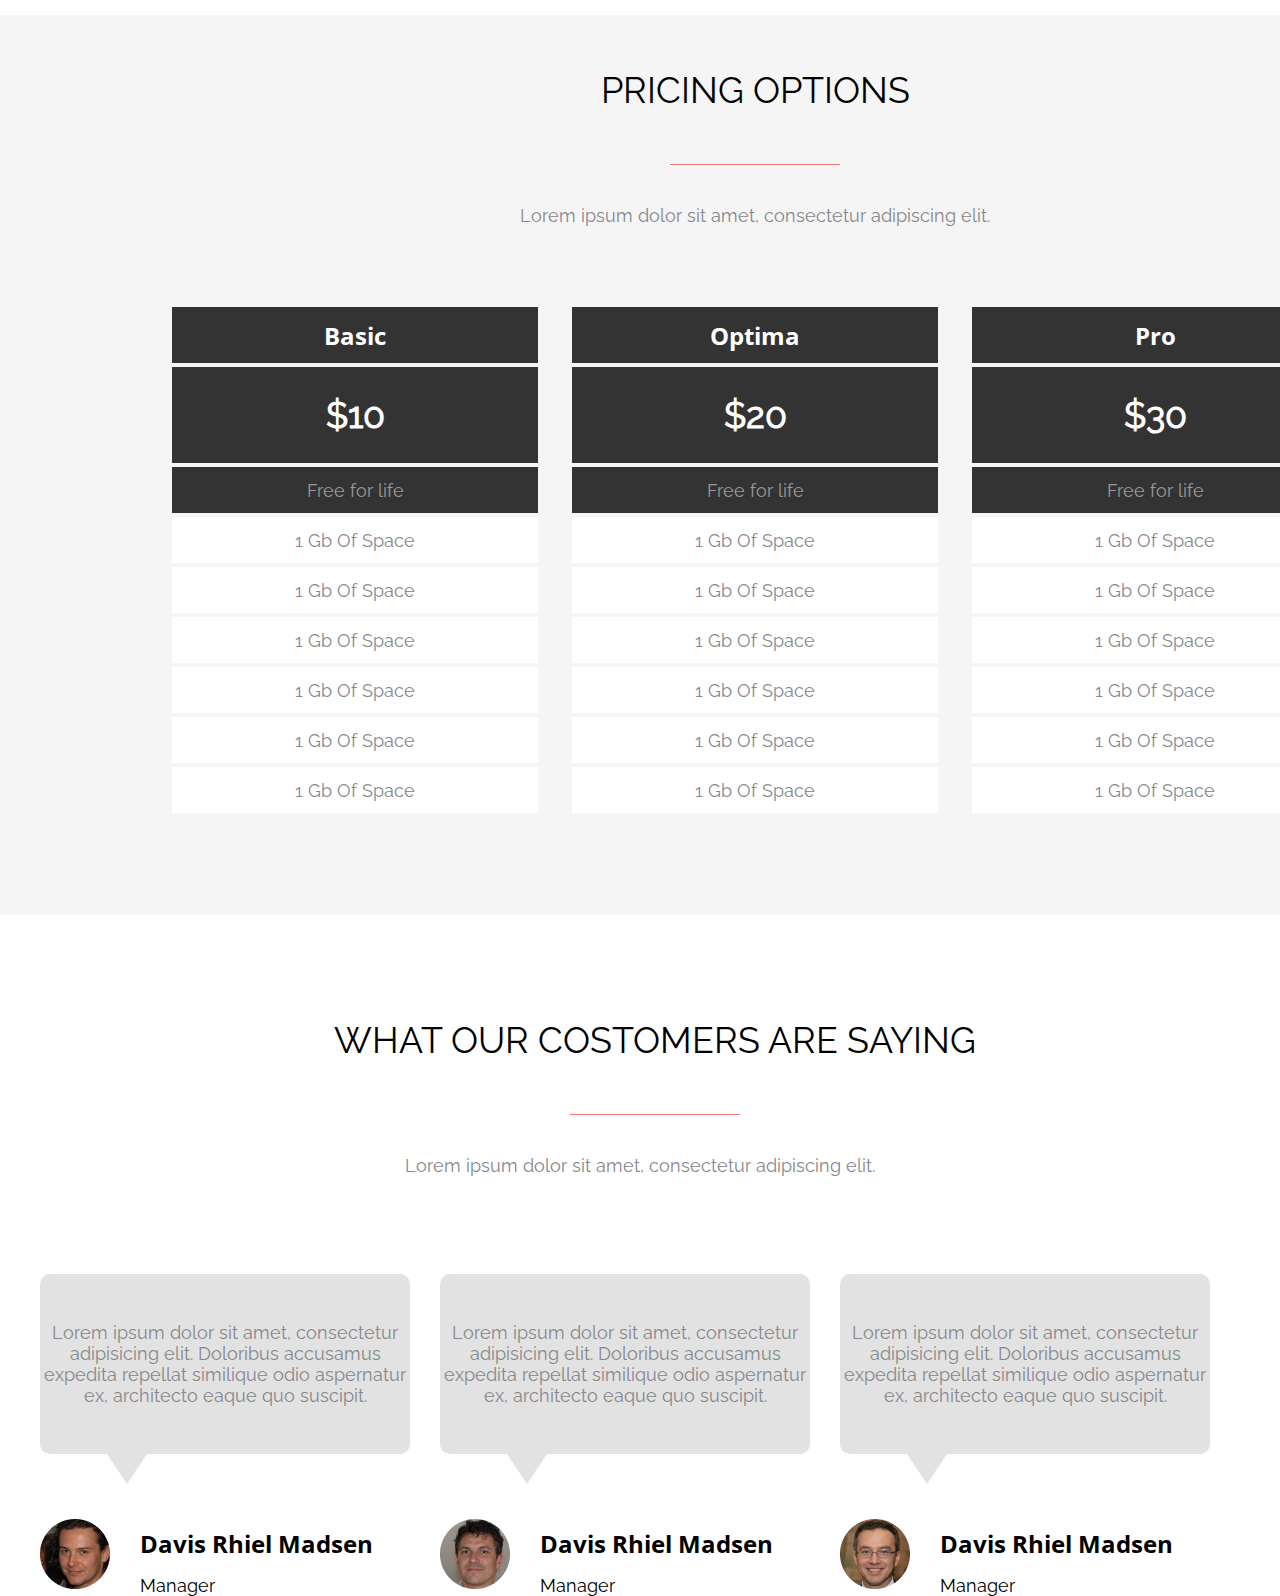
<file: homeworks/HW6/Task1/homeworks.html>
<!DOCTYPE html>
<html lang="ru">

<head>
   <meta charset="UTF-8">
   <meta http-equiv="X-UA-Compatible" content="IE=edge">
   <meta name="viewport" content="width=device-width, initial-scale=1.0">
   <title>WHY THIS IS AWESOME</title>
   <link rel="stylesheet" href="css/style.css">
   <link rel="stylesheet" media="screen and (max-width: 543px)" href="css/styles-media.css">
</head>

<body>
   <div class="social">
      <div class="social__content">
         <div class="conteuner">
            <div class="social__title">
               <h4>Social Media</h4>
            </div>
            <div class="social__text">
               <h5>Lorem ipsum dolor sit amet, consectetur adipiscing elit. Aenean euismod bibendum
                  laoreet.</h5>
            </div>
         </div>
         <div class="social__icon">
            <div class="facebok-i"><svg width="70" height="70" viewbox="0 0 70 70" fill="currentColor"
                  xmlns="http://www.w3.org/2000/svg">
                  <path
                     d="M26.827 62.7083H38.4937V39.3458H49.0054L50.1604 27.7375H38.4937V21.875C38.4937 21.1014 38.801 20.3595 39.348 19.8126C39.8949 19.2656 40.6368 18.9583 41.4104 18.9583H50.1604V7.29163H41.4104C37.5426 7.29163 33.8333 8.82808 31.0984 11.563C28.3635 14.2979 26.827 18.0072 26.827 21.875V27.7375H20.9937L19.8387 39.3458H26.827V62.7083Z" />
               </svg></div>
            <div class="twitter-i"><svg width="70" height="70" viewbox="0 0 70 70" fill="currentColor"
                  xmlns="http://www.w3.org/2000/svg">
                  <path
                     d="M57.2629 23.3247C57.3008 23.8351 57.3008 24.3426 57.3008 24.8501C57.3008 40.3813 45.4796 58.278 23.8758 58.278C17.22 58.278 11.0366 56.3501 5.83331 53.0018C6.77831 53.1097 7.68831 53.1476 8.67123 53.1476C13.9591 53.1604 19.0973 51.3922 23.2575 48.128C20.8058 48.0836 18.4292 47.2748 16.4594 45.8143C14.4897 44.3539 13.0252 42.3148 12.2704 39.9818C12.9966 40.0897 13.7258 40.1626 14.49 40.1626C15.5429 40.1626 16.6016 40.0168 17.5846 39.763C14.9239 39.2258 12.5314 37.7836 10.8139 35.6817C9.09637 33.5797 8.15992 30.9478 8.16373 28.2334V28.0876C9.72998 28.9597 11.5471 29.5051 13.4721 29.578C11.8594 28.5064 10.5371 27.0522 9.62305 25.3453C8.70903 23.6384 8.23173 21.7317 8.23373 19.7955C8.23373 17.6138 8.81415 15.613 9.83206 13.8688C12.7841 17.5001 16.466 20.4709 20.6393 22.5887C24.8126 24.7065 29.3841 25.924 34.0579 26.1626C33.8771 25.2876 33.7662 24.3805 33.7662 23.4705C33.7655 21.9275 34.0688 20.3994 34.659 18.9737C35.2491 17.548 36.1144 16.2526 37.2055 15.1615C38.2966 14.0704 39.592 13.205 41.0178 12.6149C42.4435 12.0248 43.9715 11.7214 45.5146 11.7222C48.8979 11.7222 51.9516 13.1397 54.0983 15.4322C56.7285 14.9236 59.2507 13.9634 61.5533 12.5943C60.6766 15.3091 58.8401 17.6112 56.3879 19.0693C58.7206 18.8032 61.0004 18.1897 63.1516 17.2493C61.5449 19.5916 59.554 21.6457 57.2629 23.3247Z" />
               </svg></div>
            <div class="linkedin-i"><svg width="70" height="70" viewbox="0 0 70 70" fill="currentColor"
                  xmlns="http://www.w3.org/2000/svg">
                  <path
                     d="M58.3333 8.75H11.6667C10.8931 8.75 10.1513 9.05729 9.60427 9.60427C9.05729 10.1513 8.75 10.8931 8.75 11.6667V58.3333C8.75 59.1069 9.05729 59.8488 9.60427 60.3957C10.1513 60.9427 10.8931 61.25 11.6667 61.25H58.3333C59.1069 61.25 59.8488 60.9427 60.3957 60.3957C60.9427 59.8488 61.25 59.1069 61.25 58.3333V11.6667C61.25 10.8931 60.9427 10.1513 60.3957 9.60427C59.8488 9.05729 59.1069 8.75 58.3333 8.75ZM24.3221 53.4829H16.5287V28.4287H24.3221V53.4829ZM20.4254 25.0075C19.228 25.0075 18.0796 24.5318 17.2328 23.6851C16.3861 22.8384 15.9104 21.69 15.9104 20.4925C15.9104 19.295 16.3861 18.1466 17.2328 17.2999C18.0796 16.4532 19.228 15.9775 20.4254 15.9775C21.6229 15.9775 22.7713 16.4532 23.618 17.2999C24.4647 18.1466 24.9404 19.295 24.9404 20.4925C24.9404 21.69 24.4647 22.8384 23.618 23.6851C22.7713 24.5318 21.6229 25.0075 20.4254 25.0075ZM53.4858 53.4829H45.7012V41.3C45.7012 38.395 45.6488 34.6588 41.6529 34.6588C37.5988 34.6588 36.9833 37.8263 36.9833 41.0958V53.4858H29.2046V28.4317H36.6713V31.8558H36.7792C37.8146 29.8871 40.3579 27.8104 44.1408 27.8104C52.0275 27.8104 53.4829 32.9963 53.4829 39.7454V53.4829H53.4858Z" />
               </svg>
            </div>
            <div class="pinterest-i"><svg width="70" height="70" viewbox="0 0 70 70" fill="currentColor"
                  xmlns="http://www.w3.org/2000/svg">
                  <path
                     d="M26.3667 62.8251C29.1667 63.6709 31.9958 64.1667 35 64.1667C42.7355 64.1667 50.1542 61.0938 55.624 55.624C61.0938 50.1542 64.1667 42.7355 64.1667 35C64.1667 31.1698 63.4123 27.3771 61.9465 23.8384C60.4807 20.2998 58.3323 17.0845 55.624 14.3761C52.9156 11.6677 49.7003 9.51932 46.1616 8.05355C42.623 6.58779 38.8302 5.83337 35 5.83337C31.1698 5.83337 27.3771 6.58779 23.8384 8.05355C20.2997 9.51932 17.0844 11.6677 14.3761 14.3761C8.90625 19.8459 5.83334 27.2646 5.83334 35C5.83334 47.3959 13.6208 58.0417 24.6167 62.2417C24.3542 59.9667 24.0917 56.2042 24.6167 53.6084L27.9708 39.2C27.9708 39.2 27.125 37.5084 27.125 34.825C27.125 30.8 29.6333 27.7959 32.4917 27.7959C35 27.7959 36.1667 29.6334 36.1667 31.9959C36.1667 34.5042 34.5042 38.0917 33.6583 41.5334C33.1625 44.3917 35.175 46.9 38.0917 46.9C43.2833 46.9 47.3083 41.3584 47.3083 33.5417C47.3083 26.5417 42.2917 21.7584 35.0875 21.7584C26.8625 21.7584 22.0208 27.8834 22.0208 34.3292C22.0208 36.8375 22.8375 39.375 24.1792 41.0375C24.4417 41.2125 24.4417 41.4459 24.3542 41.8834L23.5083 45.0625C23.5083 45.5584 23.1875 45.7334 22.6917 45.3834C18.9583 43.75 16.8 38.4417 16.8 34.1542C16.8 24.9375 23.3333 16.5667 35.9333 16.5667C45.9667 16.5667 53.7834 23.7709 53.7834 33.3375C53.7834 43.3709 47.5709 51.4209 38.675 51.4209C35.8458 51.4209 33.075 49.9042 32.0833 48.125L30.1292 55.0375C29.4583 57.5459 27.6208 60.9 26.3667 62.9125V62.8251Z" />
               </svg></div>
            <div class="instagram-i"><svg width="70" height="70" viewBox="0 0 70 70" fill="currentColor"
                  xmlns="http://www.w3.org/2000/svg">
                  <path
                     d="M61.0956 24.2228C61.0661 22.0138 60.6526 19.8267 59.8735 17.7595C59.1978 16.0157 58.1659 14.4321 56.8436 13.1098C55.5212 11.7875 53.9376 10.7555 52.1939 10.0799C50.1532 9.31383 47.9973 8.89962 45.8181 8.85487C43.0122 8.72946 42.1226 8.69446 35.0001 8.69446C27.8776 8.69446 26.9647 8.69446 24.1793 8.85487C22.001 8.89995 19.8462 9.31416 17.8064 10.0799C16.0624 10.7551 14.4785 11.7868 13.1562 13.1092C11.8338 14.4316 10.802 16.0155 10.1268 17.7595C9.35923 19.7986 8.94592 21.9539 8.90473 24.1324C8.77931 26.9411 8.74139 27.8307 8.74139 34.9532C8.74139 42.0757 8.74139 42.9857 8.90473 45.774C8.94848 47.9557 9.35973 50.1082 10.1268 52.1528C10.8031 53.8963 11.8357 55.4795 13.1585 56.8013C14.4813 58.1231 16.0653 59.1545 17.8093 59.8295C19.8435 60.6263 21.9987 61.0701 24.1822 61.142C26.991 61.2674 27.8806 61.3053 35.0031 61.3053C42.1256 61.3053 43.0385 61.3053 45.8239 61.142C48.0031 61.099 50.1591 60.6858 52.1997 59.9199C53.943 59.2434 55.5262 58.2112 56.8484 56.889C58.1707 55.5668 59.2029 53.9836 59.8793 52.2403C60.6464 50.1986 61.0576 48.0461 61.1014 45.8615C61.2268 43.0557 61.2647 42.1661 61.2647 35.0407C61.2589 27.9182 61.2589 27.014 61.0956 24.2228ZM34.9826 48.4224C27.5335 48.4224 21.4989 42.3878 21.4989 34.9386C21.4989 27.4895 27.5335 21.4549 34.9826 21.4549C38.5588 21.4549 41.9884 22.8755 44.5171 25.4042C47.0458 27.9329 48.4664 31.3625 48.4664 34.9386C48.4664 38.5147 47.0458 41.9444 44.5171 44.4731C41.9884 47.0018 38.5588 48.4224 34.9826 48.4224ZM49.0031 24.1003C48.5901 24.1007 48.181 24.0196 47.7994 23.8617C47.4177 23.7039 47.071 23.4723 46.7789 23.1802C46.4869 22.8882 46.2553 22.5414 46.0974 22.1598C45.9396 21.7782 45.8585 21.3691 45.8589 20.9561C45.8589 20.5434 45.9402 20.1348 46.0981 19.7535C46.2561 19.3722 46.4875 19.0257 46.7794 18.7339C47.0712 18.4421 47.4176 18.2106 47.7989 18.0526C48.1802 17.8947 48.5889 17.8134 49.0016 17.8134C49.4143 17.8134 49.823 17.8947 50.2043 18.0526C50.5856 18.2106 50.932 18.4421 51.2238 18.7339C51.5157 19.0257 51.7472 19.3722 51.9051 19.7535C52.063 20.1348 52.1443 20.5434 52.1443 20.9561C52.1443 22.6945 50.7385 24.1003 49.0031 24.1003Z" />
                  <path
                     d="M34.9829 43.6974C39.8202 43.6974 43.7416 39.776 43.7416 34.9387C43.7416 30.1014 39.8202 26.1799 34.9829 26.1799C30.1456 26.1799 26.2242 30.1014 26.2242 34.9387C26.2242 39.776 30.1456 43.6974 34.9829 43.6974Z" />
               </svg></div>
            <div class="github-i"><svg width="70" height="70" viewBox="0 0 70 70" fill="currentColor"
                  xmlns="http://www.w3.org/2000/svg">
                  <path fill-rule="evenodd" clip-rule="evenodd"
                     d="M35.0754 5.83337C19.0075 5.83337 5.98454 18.8563 5.98454 34.9242C5.98454 47.775 14.3175 58.6805 25.8791 62.5305C27.3345 62.793 27.8595 61.8975 27.8595 61.1275C27.8595 60.4363 27.8362 58.6046 27.8275 56.1809C19.7337 57.9367 18.0245 52.2784 18.0245 52.2784C16.7062 48.9184 14.7958 48.023 14.7958 48.023C12.1562 46.2175 14.997 46.2584 14.997 46.2584C17.9195 46.4625 19.4508 49.2567 19.4508 49.2567C22.0466 53.7017 26.2641 52.4184 27.915 51.6746C28.1804 49.7934 28.9387 48.51 29.767 47.7838C23.3095 47.0517 16.5195 44.555 16.5195 33.4046C16.5195 30.2342 17.6541 27.6325 19.5062 25.6025C19.2116 24.8646 18.2054 21.9042 19.795 17.9025C19.795 17.9025 22.2362 17.118 27.7925 20.8805C30.1654 20.2349 32.6132 19.9054 35.0725 19.9005C37.5317 19.9044 39.9797 20.234 42.3525 20.8805C47.9116 17.115 50.35 17.9025 50.35 17.9025C51.9395 21.9042 50.942 24.8646 50.6387 25.6025C52.5054 27.6325 53.6254 30.2313 53.6254 33.4046C53.6254 44.5842 46.8295 47.04 40.3487 47.7605C41.3841 48.6588 42.3175 50.4321 42.3175 53.1446C42.3175 57.0355 42.2825 60.1738 42.2825 61.1275C42.2825 61.9063 42.8016 62.8105 44.2862 62.5246C55.842 58.6688 64.1662 47.7721 64.1662 34.9242C64.1662 18.8563 51.1433 5.83337 35.0754 5.83337Z" />
               </svg></div>
            <div class="rss-i"><svg width="70" height="70" viewBox="0 0 70 70" fill="currentColor"
                  xmlns="http://www.w3.org/2000/svg">
                  <path
                     d="M18.025 58.3334C21.5366 58.3334 24.3833 55.4866 24.3833 51.975C24.3833 48.4634 21.5366 45.6167 18.025 45.6167C14.5134 45.6167 11.6667 48.4634 11.6667 51.975C11.6667 55.4866 14.5134 58.3334 18.025 58.3334Z" />
                  <path
                     d="M11.6667 12.9498V21.204C32.1708 21.204 48.7958 37.829 48.7958 58.3332H57.05C57.05 33.279 36.7208 12.9498 11.6667 12.9498ZM11.6667 29.4582V37.7123C23.0417 37.7123 32.2875 46.9582 32.2875 58.3332H40.5417C40.5417 42.379 27.6208 29.4582 11.6667 29.4582Z" />
               </svg></div>
         </div>
      </div>
   </div>
   <div class="tabs">
      <div class="tabs__header">
         <input type="radio" name="slider" checked id="TAB1">
         <input type="radio" name="slider" id="TAB2">
         <input type="radio" name="slider" id="TAB3">
         <nav class="tab__i">
            <label for="TAB1" class="tabl1"><i class="fa-tabl1"></i>TAB 1</label>
            <label for="TAB2" class="tabl2"><i class="fa-tabl2"></i>TAB 2</label>
            <label for="TAB3" class="tabl3"><i class="fa-tabl3"></i>TAB 3</label>
            <div class="slider"></div>
         </nav>
         <section>
            <div class="tab item-tabs1">
               <div class="item-tabs__title">Tabs with soft transitioning effect.</div>
               <div class="item-tabs__text">
                  <div class="text-paragraph">Lorem ipsum dolor sit amet, consectetur adipiscing elit. Aenean</div>
                  <div class="text-paragraph">euismod</div>
                  <div class="text-paragraph">
                     bibendum laoreet. Proin gravida dolor sit amet lacus accumsan et</div>
                  <div class="text-paragraph">
                     viverra
                  </div>
                  <div class="text-paragraph">
                     justo commodo. Proin sodales pulvinar tempor. Cum sociis natoque</div>
                  <div class="text-paragraph"> penatibus et magnis dis parturient montes.
                  </div>
                  <div class="text-paragraph">
                     Lorem ipsum dolor sit amet, consectetur adipiscing elit. Aenean</div>
                  <div class="text-paragraph"> euismod</div>
                  <div class="text-paragraph"> bibendum laoreet.
                  </div>
               </div>
               <button type="button" class="item-tabs__btn-dw">Download</button>
            </div>
            <div class="tab item-tabs2">
               <div class="item-tabs__title">Tabs with soft transitioning effect.</div>
               <div class="item-tabs__text">
                  <div class="text-paragraph">Lorem ipsum dolor sit amet, consectetur adipiscing elit. Aenean</div>
                  <div class="text-paragraph">euismod</div>
                  <div class="text-paragraph">
                     bibendum laoreet. Proin gravida dolor sit amet lacus accumsan et</div>
                  <div class="text-paragraph">
                     viverra
                  </div>
                  <div class="text-paragraph">
                     justo commodo. Proin sodales pulvinar tempor. Cum sociis natoque</div>
                  <div class="text-paragraph"> penatibus et magnis dis parturient montes.
                  </div>
                  <div class="text-paragraph">
                     Lorem ipsum dolor sit amet, consectetur adipiscing elit. Aenean</div>
                  <div class="text-paragraph"> euismod</div>
                  <div class="text-paragraph"> bibendum laoreet.
                  </div>
               </div>
               <button type="button" class="item-tabs__btn-dw">Download</button>
            </div>
            <div class="tab item-tabs3">
               <div class="item-tabs__title">Tabs with soft transitioning effect.</div>
               <div class="item-tabs__text">
                  <div class="text-paragraph">Lorem ipsum dolor sit amet, consectetur adipiscing elit. Aenean</div>
                  <div class="text-paragraph">euismod</div>
                  <div class="text-paragraph">
                     bibendum laoreet. Proin gravida dolor sit amet lacus accumsan et</div>
                  <div class="text-paragraph">
                     viverra
                  </div>
                  <div class="text-paragraph">
                     justo commodo. Proin sodales pulvinar tempor. Cum sociis natoque</div>
                  <div class="text-paragraph"> penatibus et magnis dis parturient montes.
                  </div>
                  <div class="text-paragraph">
                     Lorem ipsum dolor sit amet, consectetur adipiscing elit. Aenean</div>
                  <div class="text-paragraph"> euismod</div>
                  <div class="text-paragraph"> bibendum laoreet.
                  </div>
               </div>
               <button type="button" class="item-tabs__btn-dw">Download</button>
            </div>
            <div class="img-tabs"><img src="img/Rectangle 111.png" alt="Rectangle"></div>
         </section>


      </div>
   </div>
   <div class="about">
      <div class="about__body">
         <div class="about__header">
            <div class="about__title title">WHY THIS IS AWESOME</div>
            <div class="about__text">Lorem ipsum dolor sit amet, consectetur adipiscing elit.
            </div>
         </div>
         <div class="about__content">
            <div class="about__col">
               <div class="item-about">
                  <div class="item-about__img">
                     <img src="img/bulb.svg" alt="bulb">
                  </div>
                  <div class="item-about__title">Thoughtful Design</div>
                  <div class="item-about__text">Lorem ipsum dolor sit amet, consectetur adipiscing </br> elit.
                     Aenean
                     euismod
                     bibendum laoreet. Proin gravida dolor sit amet lacus accumsan et viverra.</div>
               </div>
            </div>
            <div class="about__col">
               <div class="item-about">
                  <div class="item-about__img">
                     <img src="img/keyboard.svg" alt="keyboard">
                  </div>
                  <div class="item-about__title">Thoughtful Design</div>
                  <div class="item-about__text">Lorem ipsum dolor sit amet, consectetur adipiscing </br> elit.
                     Aenean
                     euismod
                     bibendum laoreet. Proin gravida dolor sit amet lacus accumsan et viverra.
                  </div>
               </div>
            </div>
            <div class="about__col">
               <div class="item-about">
                  <div class="item-about__img">
                     <img src="img/lightning.svg" alt="lightning">
                  </div>
                  <div class="item-about__title">Thoughtful Design</div>
                  <div class="item-about__text">Lorem ipsum dolor sit amet, consectetur adipiscing </br> elit.
                     Aenean
                     euismod
                     bibendum laoreet. Proin gravida dolor sit amet lacus accumsan et viverra.
                  </div>
               </div>
            </div>
         </div>
      </div>
   </div>
   <div class="pricing">
      <div class="pricing__body">
         <div class="pricing__header">
            <div class="pricing__title">PRICING OPTIONS</div>
            <div class="pricing__text">Lorem ipsum dolor sit amet, consectetur adipiscing elit.</div>
         </div>
         <div class="pricing__content">
            <div class="pricing__price">
               <h4>Basic</h4>
               <div class="price">
                  <h3>$10</h3>
               </div>
               <div class="freeflife">
                  <h5>Free for life</h5>
               </div>
               <div class="deals">
                  <h5>1 gb of space</h5>
                  <h5>1 gb of space</h5>
                  <h5>1 gb of space</h5>
                  <h5>1 gb of space</h5>
                  <h5>1 gb of space</h5>
                  <h5>1 gb of space</h5>
               </div>
            </div>
            <div class="pricing__price">
               <h4>Optima</h4>
               <div class="price">
                  <h3>$20</h3>
               </div>
               <div class="freeflife">
                  <h5>Free for life</h5>
               </div>
               <div class="deals">
                  <h5>1 gb of space</h5>
                  <h5>1 gb of space</h5>
                  <h5>1 gb of space</h5>
                  <h5>1 gb of space</h5>
                  <h5>1 gb of space</h5>
                  <h5>1 gb of space</h5>
               </div>
            </div>
            <div class="pricing__price">
               <h4>Pro</h4>
               <div class="price">
                  <h3>$30</h3>
               </div>
               <div class="freeflife">
                  <h5>Free for life</h5>
               </div>
               <div class="deals">
                  <h5>1 gb of space</h5>
                  <h5>1 gb of space</h5>
                  <h5>1 gb of space</h5>
                  <h5>1 gb of space</h5>
                  <h5>1 gb of space</h5>
                  <h5>1 gb of space</h5>
               </div>
            </div>
         </div>
      </div>
   </div>
   <div class="reviews">
      <div class="reviews__body">
         <div class="reviews__header">
            <div class="reviews__title title">WHAT OUR COSTOMERS ARE SAYING</div>
            <div class="reviews__text">Lorem ipsum dolor sit amet, consectetur adipiscing elit.</div>
         </div>
         <div class="reviews__container">
            <div class="reviews__content">
               <div class="item-reviews">
                  <h4>Lorem ipsum dolor sit amet, consectetur adipisicing elit. Doloribus accusamus expedita repellat
                     similique odio aspernatur ex, architecto eaque quo suscipit.</h4>
               </div>

               <div class="customers">
                  <div class="customers__img"><img src="img/customers/Davis Rhiel Madsen.jpg" alt="Davis Rhiel Madsen">
                  </div>
                  <div class="customers__name">
                     <h4>Davis Rhiel Madsen</h4>
                     <div class="customers__position">
                        <h5>Manager</h5>
                     </div>
                  </div>

               </div>
            </div>
            <div class="reviews__content">
               <div class="item-reviews">
                  <h4>Lorem ipsum dolor sit amet, consectetur adipisicing elit. Doloribus accusamus expedita repellat
                     similique odio aspernatur ex, architecto eaque quo suscipit.</h4>
               </div>
               <div class="customers">
                  <div class="customers__img"><img src="img/customers/Jaydon Rosser.jpg" alt="Jaydon Rosser"></div>
                  <div class="customers__name">
                     <h4>Davis Rhiel Madsen</h4>
                     <div class="customers__position">
                        <h5>Manager</h5>
                     </div>
                  </div>
               </div>
            </div>
            <div class="reviews__content">
               <div class="item-reviews">
                  <h4>Lorem ipsum dolor sit amet, consectetur adipisicing elit. Doloribus accusamus expedita repellat
                     similique odio aspernatur ex, architecto eaque quo suscipit.</h4>
               </div>
               <div class="customers">
                  <div class="customers__img"><img src="img/customers/Cooper Dorwart.jpg" alt="Cooper Dorwart"></div>
                  <div class="customers__name">
                     <h4>Davis Rhiel Madsen</h4>
                     <div class="customers__position">
                        <h5>Manager</h5>
                     </div>
                  </div>
               </div>

            </div>
         </div>
      </div>
</body>

</html>
</file>
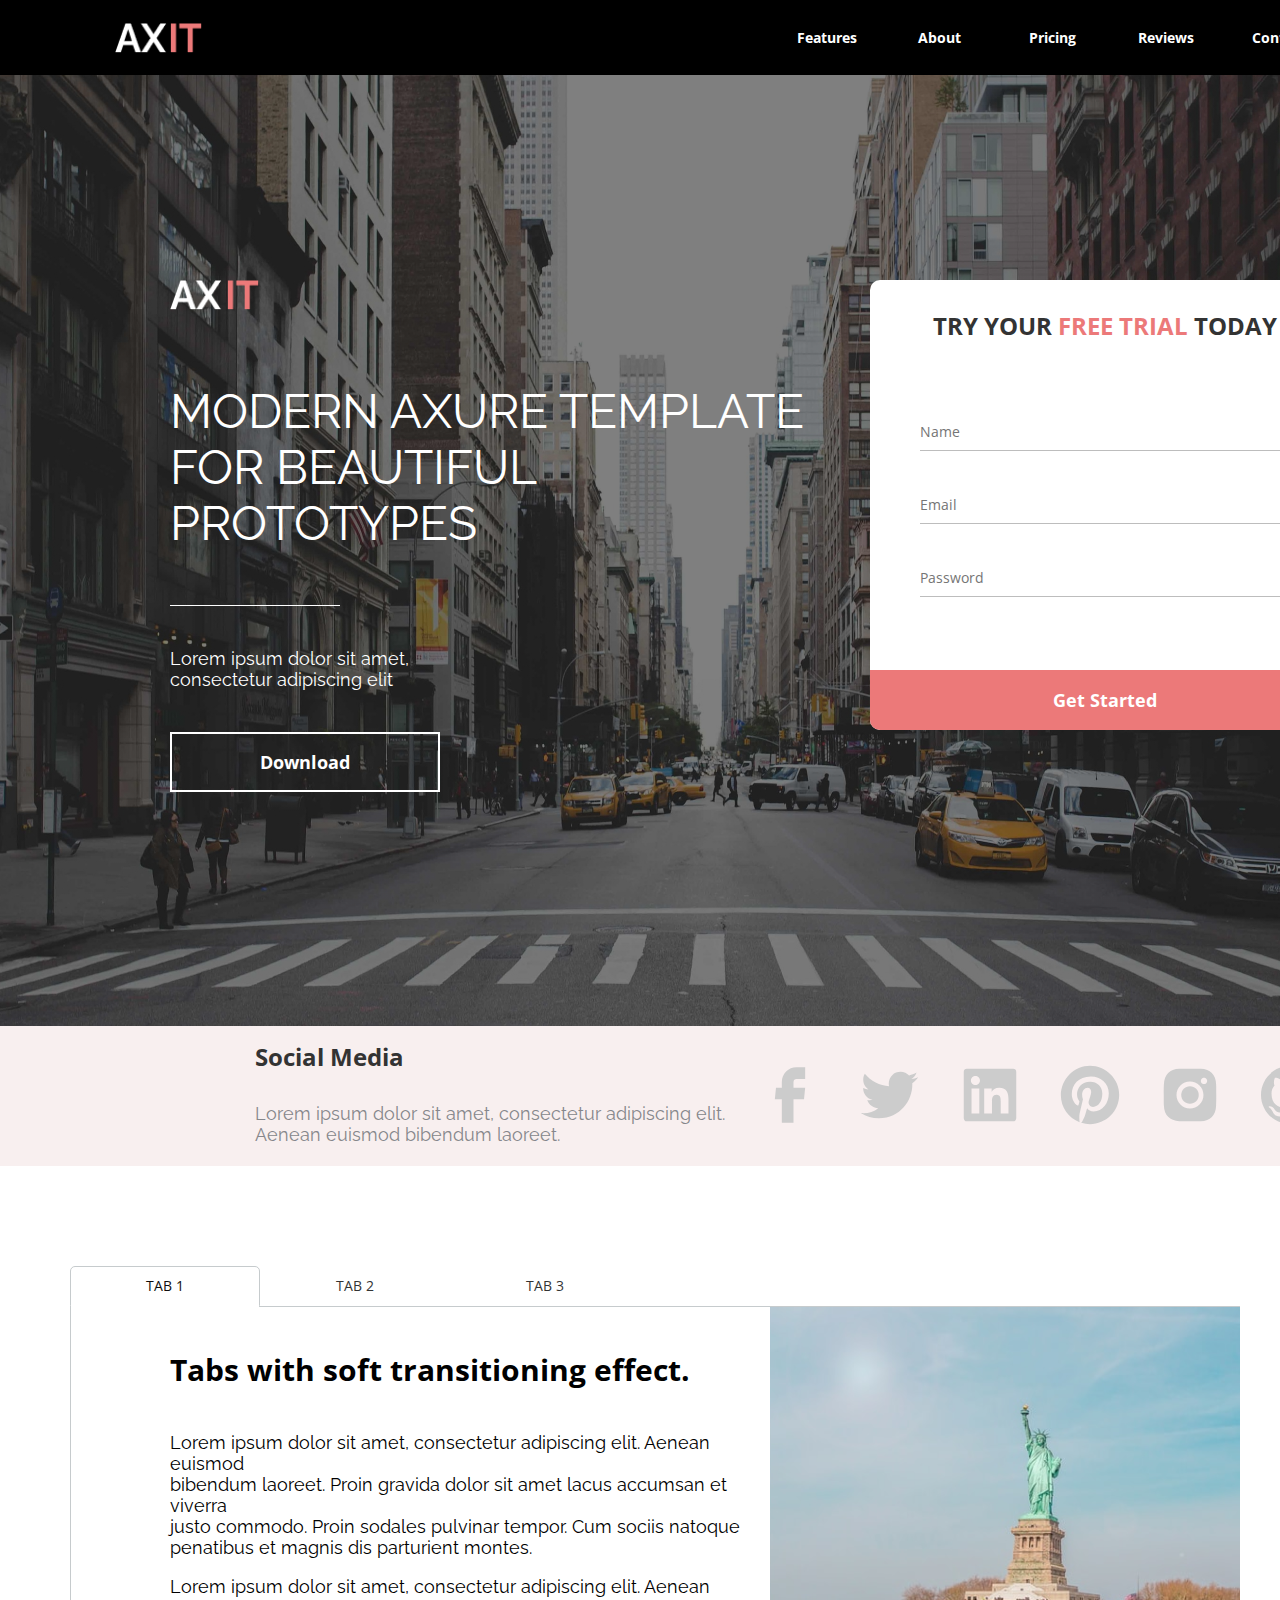
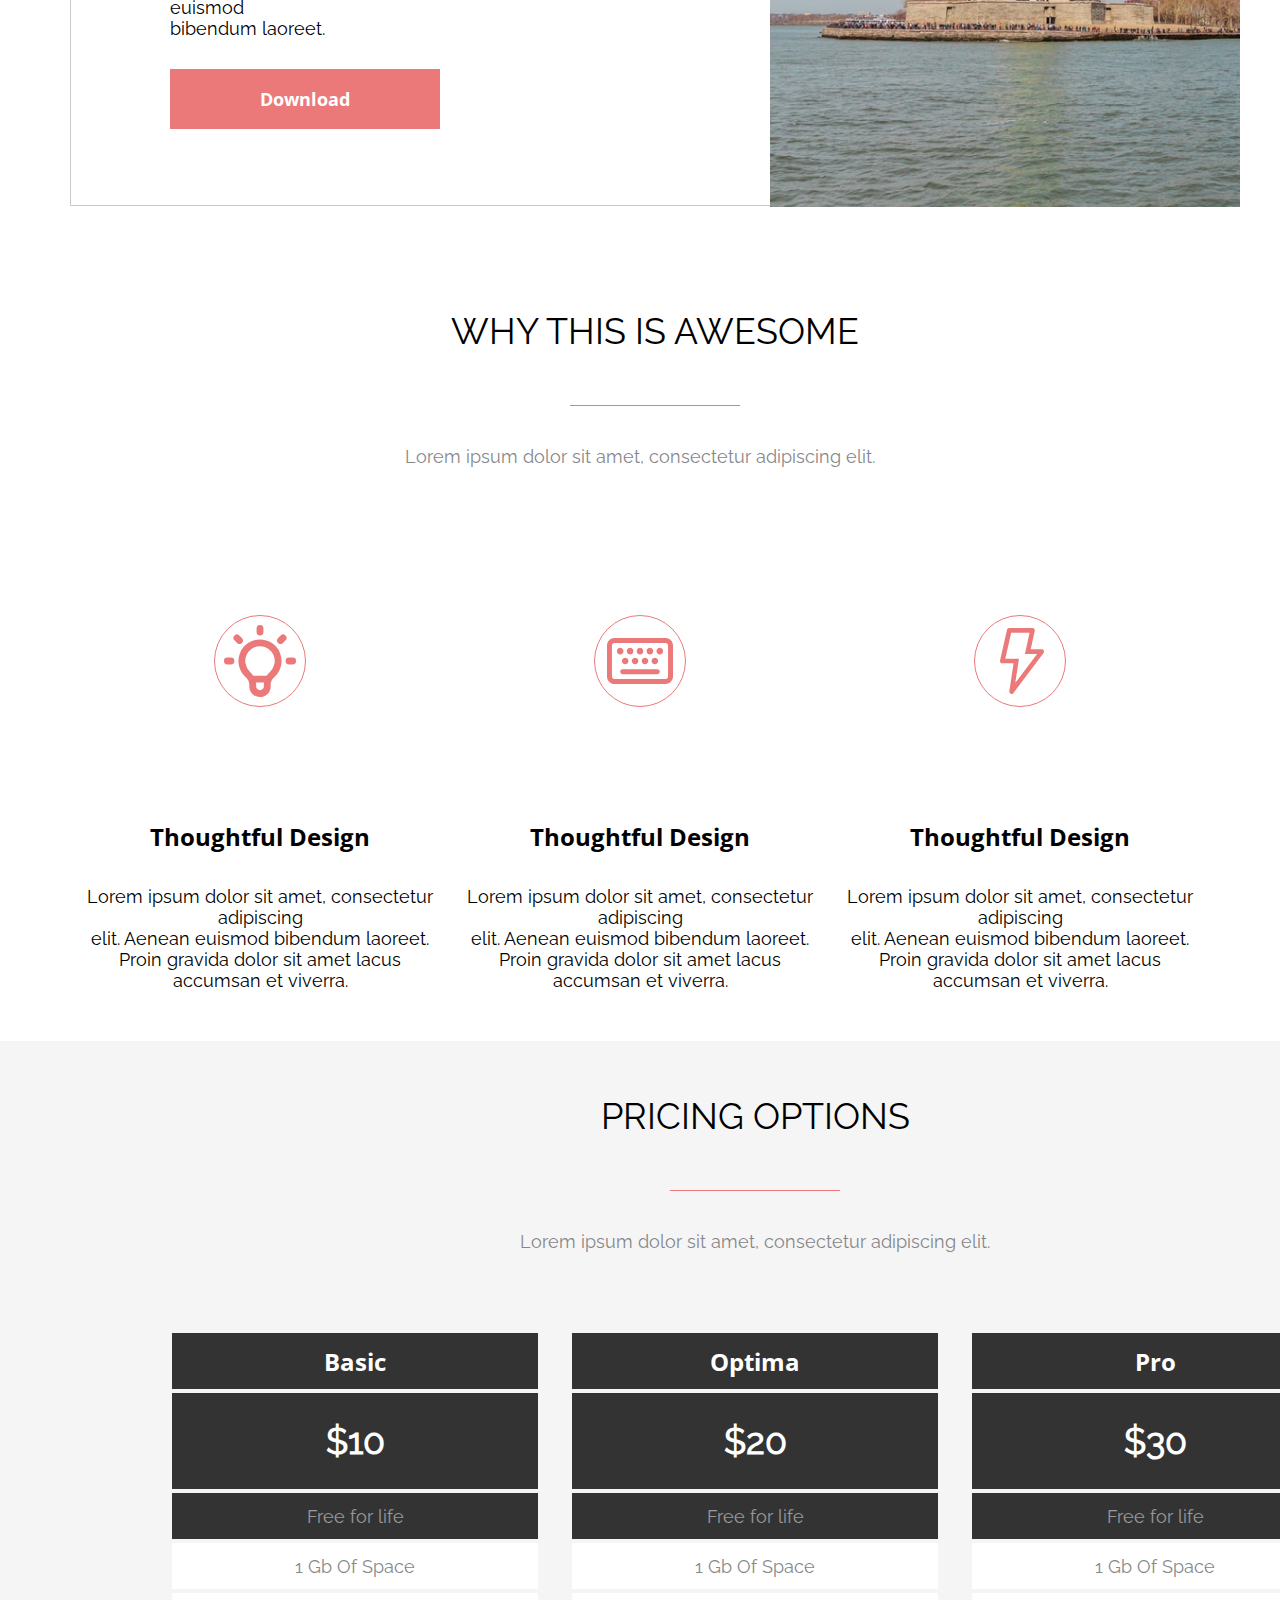
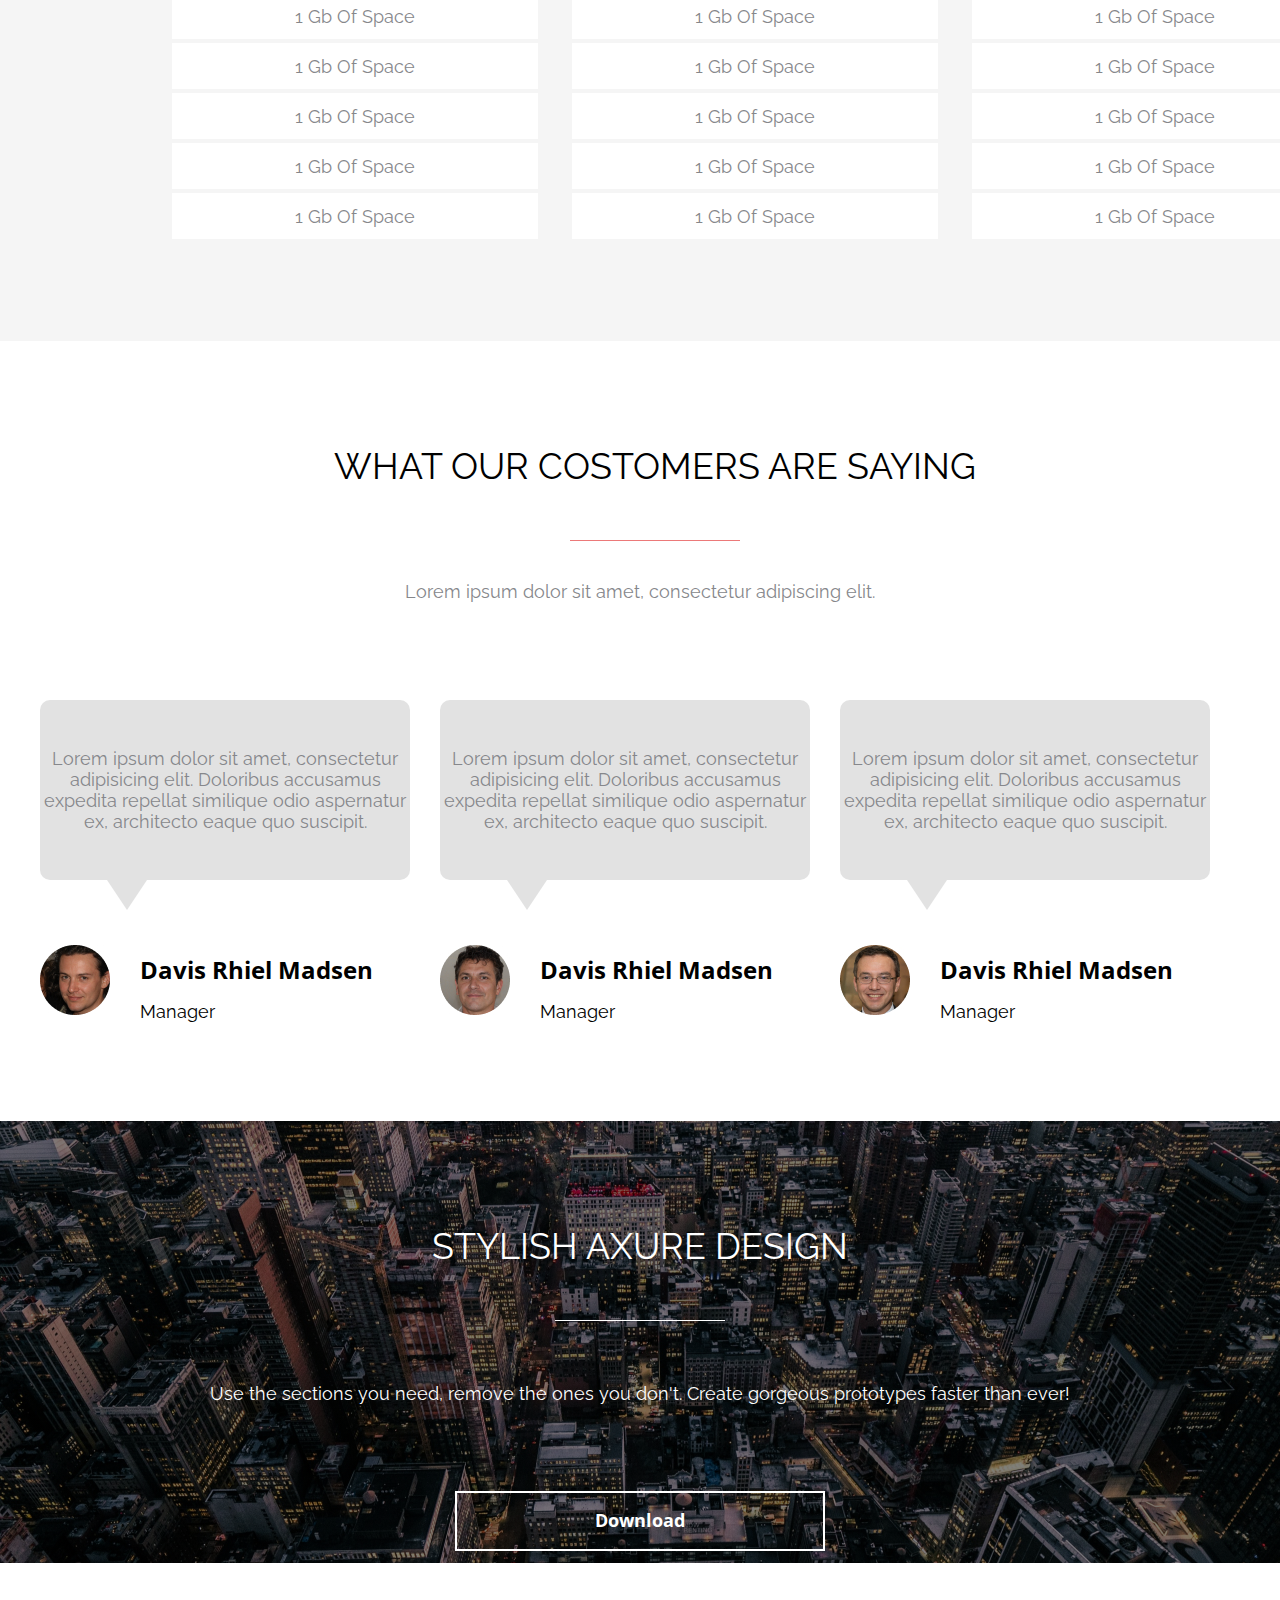
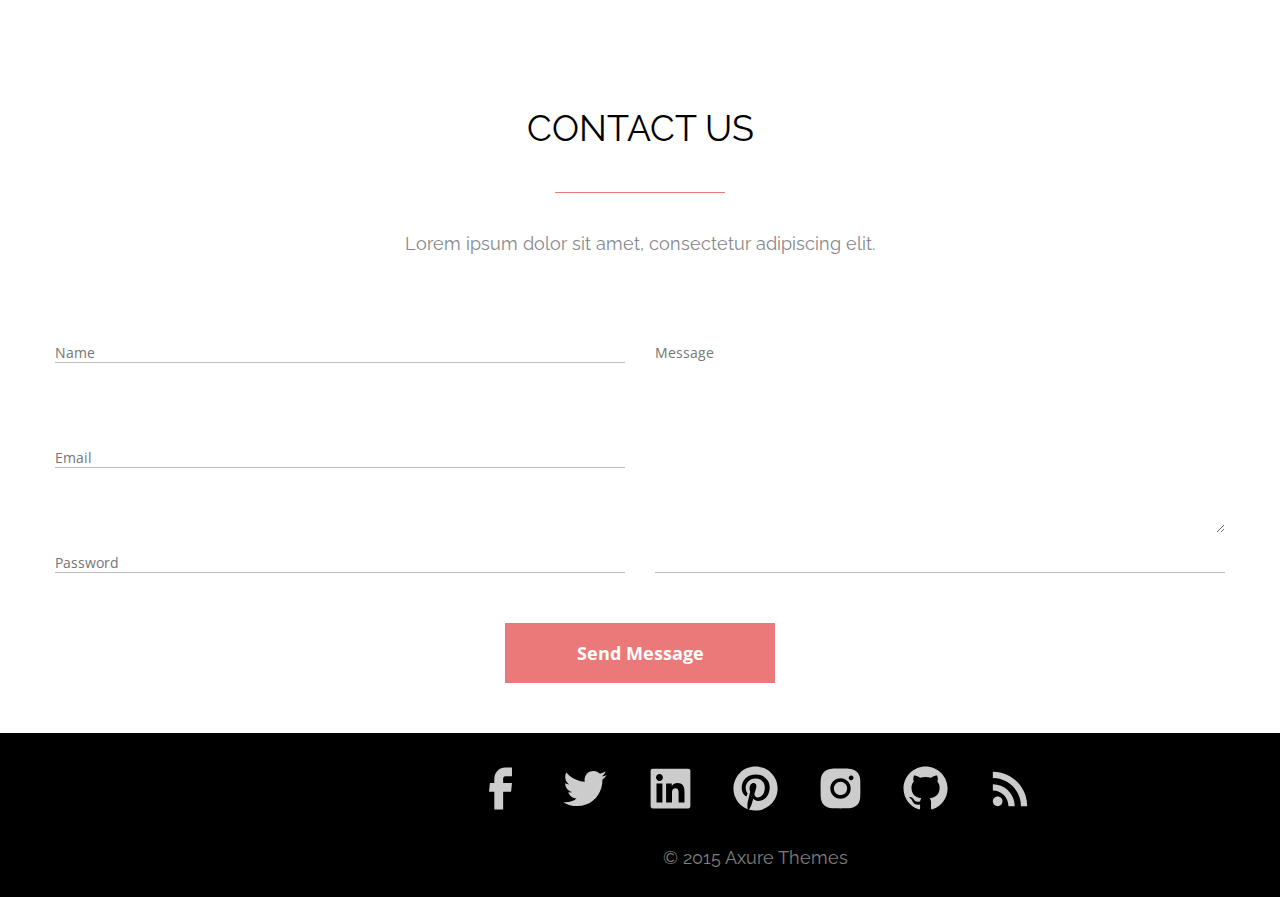
<file: homeworks/HW8/Task1/homeworks.html>
<!DOCTYPE html>
<html lang="ru">

<head>
   <meta charset="UTF-8">
   <meta http-equiv="X-UA-Compatible" content="IE=edge">
   <meta name="viewport" content="width=device-width, initial-scale=1.0">
   <title>WHY THIS IS AWESOME</title>
   <link rel="stylesheet" href="css/style.css">
   <link rel="stylesheet" media="screen and (max-width: 543px)" href="css/styles-media.css">
</head>

<body>
   <div class="banner">
      <div class="banner__content">
         <div class="banner__header">
            <div class="banner__logo">
               <img src="img/logo/AX.png" alt="ax"><img src="img/logo/IT.png" alt="it">
            </div>
            <div class="banner__nav-normal">
               <menu>
                  <li>Features</li>
                  <li>About</li>
                  <li>Pricing</li>
                  <li>Reviews</li>
                  <li>Contact</li>
               </menu>
            </div>
         </div>
         <div class="banner__body">
            <div class="banner__container">
               <div class="container__left">
                  <div class="bannerl__log"><img src="img/logo/AX.png" alt="ax"><img src="img/logo/IT.png" alt="it">
                  </div>
                  <div class="bannerleft__title">
                     <h1>MODERN AXURE TEMPLATE FOR BEAUTIFUL PROTOTYPES</h1>
                  </div>
                  <div class="bannerleft__text">
                     <h5>Lorem ipsum dolor sit amet, consectetur adipiscing elit</h5>
                  </div>
                  <div class="bannerleft__button">
                     <button type="button" class="item-banner__btnleft">Download</button>
                  </div>
               </div>
               <div class="container__right">
                  <form action="#">
                     <div class="bannerright__title">
                        <h4>TRY YOUR <span>FREE TRIAL</span> TODAY</h4>
                     </div>
                     <div class="bannerright__section">
                        <input type="text" name="name" placeholder="Name">
                        <input type="email" name="email" placeholder="Email">
                        <input type="password" name="password" placeholder="Password">
                     </div>
                     <button type="button" class="item-banner__btnright">Get Started</button>
                  </form>
               </div>
            </div>
         </div>
      </div>
   </div>
   <div class="social">
      <div class="social__content">
         <div class="container">
            <div class="social__title">
               <h4>Social Media</h4>
            </div>
            <div class="social__text">
               <h5>Lorem ipsum dolor sit amet, consectetur adipiscing elit. Aenean euismod bibendum
                  laoreet.</h5>
            </div>
         </div>
         <div class="social__icon">
            <div class="facebok-i"><a href="https://www.facebook.com/"><svg width="70" height="70" viewbox="0 0 70 70"
                     fill="currentColor" xmlns="http://www.w3.org/2000/svg">
                     <path
                        d="M26.827 62.7083H38.4937V39.3458H49.0054L50.1604 27.7375H38.4937V21.875C38.4937 21.1014 38.801 20.3595 39.348 19.8126C39.8949 19.2656 40.6368 18.9583 41.4104 18.9583H50.1604V7.29163H41.4104C37.5426 7.29163 33.8333 8.82808 31.0984 11.563C28.3635 14.2979 26.827 18.0072 26.827 21.875V27.7375H20.9937L19.8387 39.3458H26.827V62.7083Z" />
                  </svg></a></div>
            <div class="twitter-i"><a href="https://twitter.com/"><svg width="70" height="70" viewbox="0 0 70 70"
                     fill="currentColor" xmlns="http://www.w3.org/2000/svg">
                     <path
                        d="M57.2629 23.3247C57.3008 23.8351 57.3008 24.3426 57.3008 24.8501C57.3008 40.3813 45.4796 58.278 23.8758 58.278C17.22 58.278 11.0366 56.3501 5.83331 53.0018C6.77831 53.1097 7.68831 53.1476 8.67123 53.1476C13.9591 53.1604 19.0973 51.3922 23.2575 48.128C20.8058 48.0836 18.4292 47.2748 16.4594 45.8143C14.4897 44.3539 13.0252 42.3148 12.2704 39.9818C12.9966 40.0897 13.7258 40.1626 14.49 40.1626C15.5429 40.1626 16.6016 40.0168 17.5846 39.763C14.9239 39.2258 12.5314 37.7836 10.8139 35.6817C9.09637 33.5797 8.15992 30.9478 8.16373 28.2334V28.0876C9.72998 28.9597 11.5471 29.5051 13.4721 29.578C11.8594 28.5064 10.5371 27.0522 9.62305 25.3453C8.70903 23.6384 8.23173 21.7317 8.23373 19.7955C8.23373 17.6138 8.81415 15.613 9.83206 13.8688C12.7841 17.5001 16.466 20.4709 20.6393 22.5887C24.8126 24.7065 29.3841 25.924 34.0579 26.1626C33.8771 25.2876 33.7662 24.3805 33.7662 23.4705C33.7655 21.9275 34.0688 20.3994 34.659 18.9737C35.2491 17.548 36.1144 16.2526 37.2055 15.1615C38.2966 14.0704 39.592 13.205 41.0178 12.6149C42.4435 12.0248 43.9715 11.7214 45.5146 11.7222C48.8979 11.7222 51.9516 13.1397 54.0983 15.4322C56.7285 14.9236 59.2507 13.9634 61.5533 12.5943C60.6766 15.3091 58.8401 17.6112 56.3879 19.0693C58.7206 18.8032 61.0004 18.1897 63.1516 17.2493C61.5449 19.5916 59.554 21.6457 57.2629 23.3247Z" />
                  </svg></a></div>
            <div class="linkedin-i"><a href="https://www.linkedin.com/"><svg width="70" height="70" viewbox="0 0 70 70"
                     fill="currentColor" xmlns="http://www.w3.org/2000/svg">
                     <path
                        d="M58.3333 8.75H11.6667C10.8931 8.75 10.1513 9.05729 9.60427 9.60427C9.05729 10.1513 8.75 10.8931 8.75 11.6667V58.3333C8.75 59.1069 9.05729 59.8488 9.60427 60.3957C10.1513 60.9427 10.8931 61.25 11.6667 61.25H58.3333C59.1069 61.25 59.8488 60.9427 60.3957 60.3957C60.9427 59.8488 61.25 59.1069 61.25 58.3333V11.6667C61.25 10.8931 60.9427 10.1513 60.3957 9.60427C59.8488 9.05729 59.1069 8.75 58.3333 8.75ZM24.3221 53.4829H16.5287V28.4287H24.3221V53.4829ZM20.4254 25.0075C19.228 25.0075 18.0796 24.5318 17.2328 23.6851C16.3861 22.8384 15.9104 21.69 15.9104 20.4925C15.9104 19.295 16.3861 18.1466 17.2328 17.2999C18.0796 16.4532 19.228 15.9775 20.4254 15.9775C21.6229 15.9775 22.7713 16.4532 23.618 17.2999C24.4647 18.1466 24.9404 19.295 24.9404 20.4925C24.9404 21.69 24.4647 22.8384 23.618 23.6851C22.7713 24.5318 21.6229 25.0075 20.4254 25.0075ZM53.4858 53.4829H45.7012V41.3C45.7012 38.395 45.6488 34.6588 41.6529 34.6588C37.5988 34.6588 36.9833 37.8263 36.9833 41.0958V53.4858H29.2046V28.4317H36.6713V31.8558H36.7792C37.8146 29.8871 40.3579 27.8104 44.1408 27.8104C52.0275 27.8104 53.4829 32.9963 53.4829 39.7454V53.4829H53.4858Z" />
                  </svg></a>
            </div>
            <div class="pinterest-i"><a href="https://www.pinterest.com/"><svg width="70" height="70"
                     viewbox="0 0 70 70" fill="currentColor" xmlns="http://www.w3.org/2000/svg">
                     <path
                        d="M26.3667 62.8251C29.1667 63.6709 31.9958 64.1667 35 64.1667C42.7355 64.1667 50.1542 61.0938 55.624 55.624C61.0938 50.1542 64.1667 42.7355 64.1667 35C64.1667 31.1698 63.4123 27.3771 61.9465 23.8384C60.4807 20.2998 58.3323 17.0845 55.624 14.3761C52.9156 11.6677 49.7003 9.51932 46.1616 8.05355C42.623 6.58779 38.8302 5.83337 35 5.83337C31.1698 5.83337 27.3771 6.58779 23.8384 8.05355C20.2997 9.51932 17.0844 11.6677 14.3761 14.3761C8.90625 19.8459 5.83334 27.2646 5.83334 35C5.83334 47.3959 13.6208 58.0417 24.6167 62.2417C24.3542 59.9667 24.0917 56.2042 24.6167 53.6084L27.9708 39.2C27.9708 39.2 27.125 37.5084 27.125 34.825C27.125 30.8 29.6333 27.7959 32.4917 27.7959C35 27.7959 36.1667 29.6334 36.1667 31.9959C36.1667 34.5042 34.5042 38.0917 33.6583 41.5334C33.1625 44.3917 35.175 46.9 38.0917 46.9C43.2833 46.9 47.3083 41.3584 47.3083 33.5417C47.3083 26.5417 42.2917 21.7584 35.0875 21.7584C26.8625 21.7584 22.0208 27.8834 22.0208 34.3292C22.0208 36.8375 22.8375 39.375 24.1792 41.0375C24.4417 41.2125 24.4417 41.4459 24.3542 41.8834L23.5083 45.0625C23.5083 45.5584 23.1875 45.7334 22.6917 45.3834C18.9583 43.75 16.8 38.4417 16.8 34.1542C16.8 24.9375 23.3333 16.5667 35.9333 16.5667C45.9667 16.5667 53.7834 23.7709 53.7834 33.3375C53.7834 43.3709 47.5709 51.4209 38.675 51.4209C35.8458 51.4209 33.075 49.9042 32.0833 48.125L30.1292 55.0375C29.4583 57.5459 27.6208 60.9 26.3667 62.9125V62.8251Z" />
                  </svg></a></div>
            <div class="instagram-i"><a href="https://www.instagram.com/"><svg width="70" height="70"
                     viewBox="0 0 70 70" fill="currentColor" xmlns="http://www.w3.org/2000/svg">
                     <path
                        d="M61.0956 24.2228C61.0661 22.0138 60.6526 19.8267 59.8735 17.7595C59.1978 16.0157 58.1659 14.4321 56.8436 13.1098C55.5212 11.7875 53.9376 10.7555 52.1939 10.0799C50.1532 9.31383 47.9973 8.89962 45.8181 8.85487C43.0122 8.72946 42.1226 8.69446 35.0001 8.69446C27.8776 8.69446 26.9647 8.69446 24.1793 8.85487C22.001 8.89995 19.8462 9.31416 17.8064 10.0799C16.0624 10.7551 14.4785 11.7868 13.1562 13.1092C11.8338 14.4316 10.802 16.0155 10.1268 17.7595C9.35923 19.7986 8.94592 21.9539 8.90473 24.1324C8.77931 26.9411 8.74139 27.8307 8.74139 34.9532C8.74139 42.0757 8.74139 42.9857 8.90473 45.774C8.94848 47.9557 9.35973 50.1082 10.1268 52.1528C10.8031 53.8963 11.8357 55.4795 13.1585 56.8013C14.4813 58.1231 16.0653 59.1545 17.8093 59.8295C19.8435 60.6263 21.9987 61.0701 24.1822 61.142C26.991 61.2674 27.8806 61.3053 35.0031 61.3053C42.1256 61.3053 43.0385 61.3053 45.8239 61.142C48.0031 61.099 50.1591 60.6858 52.1997 59.9199C53.943 59.2434 55.5262 58.2112 56.8484 56.889C58.1707 55.5668 59.2029 53.9836 59.8793 52.2403C60.6464 50.1986 61.0576 48.0461 61.1014 45.8615C61.2268 43.0557 61.2647 42.1661 61.2647 35.0407C61.2589 27.9182 61.2589 27.014 61.0956 24.2228ZM34.9826 48.4224C27.5335 48.4224 21.4989 42.3878 21.4989 34.9386C21.4989 27.4895 27.5335 21.4549 34.9826 21.4549C38.5588 21.4549 41.9884 22.8755 44.5171 25.4042C47.0458 27.9329 48.4664 31.3625 48.4664 34.9386C48.4664 38.5147 47.0458 41.9444 44.5171 44.4731C41.9884 47.0018 38.5588 48.4224 34.9826 48.4224ZM49.0031 24.1003C48.5901 24.1007 48.181 24.0196 47.7994 23.8617C47.4177 23.7039 47.071 23.4723 46.7789 23.1802C46.4869 22.8882 46.2553 22.5414 46.0974 22.1598C45.9396 21.7782 45.8585 21.3691 45.8589 20.9561C45.8589 20.5434 45.9402 20.1348 46.0981 19.7535C46.2561 19.3722 46.4875 19.0257 46.7794 18.7339C47.0712 18.4421 47.4176 18.2106 47.7989 18.0526C48.1802 17.8947 48.5889 17.8134 49.0016 17.8134C49.4143 17.8134 49.823 17.8947 50.2043 18.0526C50.5856 18.2106 50.932 18.4421 51.2238 18.7339C51.5157 19.0257 51.7472 19.3722 51.9051 19.7535C52.063 20.1348 52.1443 20.5434 52.1443 20.9561C52.1443 22.6945 50.7385 24.1003 49.0031 24.1003Z" />
                     <path
                        d="M34.9829 43.6974C39.8202 43.6974 43.7416 39.776 43.7416 34.9387C43.7416 30.1014 39.8202 26.1799 34.9829 26.1799C30.1456 26.1799 26.2242 30.1014 26.2242 34.9387C26.2242 39.776 30.1456 43.6974 34.9829 43.6974Z" />
                  </svg></a></div>
            <div class="github-i"><a href="https://github.com/"><svg width="70" height="70" viewBox="0 0 70 70"
                     fill="currentColor" xmlns="http://www.w3.org/2000/svg">
                     <path fill-rule="evenodd" clip-rule="evenodd"
                        d="M35.0754 5.83337C19.0075 5.83337 5.98454 18.8563 5.98454 34.9242C5.98454 47.775 14.3175 58.6805 25.8791 62.5305C27.3345 62.793 27.8595 61.8975 27.8595 61.1275C27.8595 60.4363 27.8362 58.6046 27.8275 56.1809C19.7337 57.9367 18.0245 52.2784 18.0245 52.2784C16.7062 48.9184 14.7958 48.023 14.7958 48.023C12.1562 46.2175 14.997 46.2584 14.997 46.2584C17.9195 46.4625 19.4508 49.2567 19.4508 49.2567C22.0466 53.7017 26.2641 52.4184 27.915 51.6746C28.1804 49.7934 28.9387 48.51 29.767 47.7838C23.3095 47.0517 16.5195 44.555 16.5195 33.4046C16.5195 30.2342 17.6541 27.6325 19.5062 25.6025C19.2116 24.8646 18.2054 21.9042 19.795 17.9025C19.795 17.9025 22.2362 17.118 27.7925 20.8805C30.1654 20.2349 32.6132 19.9054 35.0725 19.9005C37.5317 19.9044 39.9797 20.234 42.3525 20.8805C47.9116 17.115 50.35 17.9025 50.35 17.9025C51.9395 21.9042 50.942 24.8646 50.6387 25.6025C52.5054 27.6325 53.6254 30.2313 53.6254 33.4046C53.6254 44.5842 46.8295 47.04 40.3487 47.7605C41.3841 48.6588 42.3175 50.4321 42.3175 53.1446C42.3175 57.0355 42.2825 60.1738 42.2825 61.1275C42.2825 61.9063 42.8016 62.8105 44.2862 62.5246C55.842 58.6688 64.1662 47.7721 64.1662 34.9242C64.1662 18.8563 51.1433 5.83337 35.0754 5.83337Z" />
                  </svg></a></div>
            <div class="rss-i"><a href="https://rss.com/"><svg width="70" height="70" viewBox="0 0 70 70"
                     fill="currentColor" xmlns="http://www.w3.org/2000/svg">
                     <path
                        d="M18.025 58.3334C21.5366 58.3334 24.3833 55.4866 24.3833 51.975C24.3833 48.4634 21.5366 45.6167 18.025 45.6167C14.5134 45.6167 11.6667 48.4634 11.6667 51.975C11.6667 55.4866 14.5134 58.3334 18.025 58.3334Z" />
                     <path
                        d="M11.6667 12.9498V21.204C32.1708 21.204 48.7958 37.829 48.7958 58.3332H57.05C57.05 33.279 36.7208 12.9498 11.6667 12.9498ZM11.6667 29.4582V37.7123C23.0417 37.7123 32.2875 46.9582 32.2875 58.3332H40.5417C40.5417 42.379 27.6208 29.4582 11.6667 29.4582Z" />
                  </svg></a></div>
         </div>
      </div>
   </div>
   <div class="tabs">
      <div class="tabs__header">
         <input type="radio" name="slider" checked id="TAB1">
         <input type="radio" name="slider" id="TAB2">
         <input type="radio" name="slider" id="TAB3">
         <nav class="tab__i">
            <label for="TAB1" class="tabl1"><i class="fa-tabl1"></i>TAB 1</label>
            <label for="TAB2" class="tabl2"><i class="fa-tabl2"></i>TAB 2</label>
            <label for="TAB3" class="tabl3"><i class="fa-tabl3"></i>TAB 3</label>
            <div class="slider"></div>
         </nav>
         <section>
            <div class="tab item-tabs1">
               <div class="item-tabs__title">Tabs with soft transitioning effect.</div>
               <div class="item-tabs__text">
                  <div class="text-paragraph">Lorem ipsum dolor sit amet, consectetur adipiscing elit. Aenean</div>
                  <div class="text-paragraph">euismod</div>
                  <div class="text-paragraph">
                     bibendum laoreet. Proin gravida dolor sit amet lacus accumsan et</div>
                  <div class="text-paragraph">
                     viverra
                  </div>
                  <div class="text-paragraph">
                     justo commodo. Proin sodales pulvinar tempor. Cum sociis natoque</div>
                  <div class="text-paragraph"> penatibus et magnis dis parturient montes.
                  </div>
                  <div class="text-paragraph">
                     Lorem ipsum dolor sit amet, consectetur adipiscing elit. Aenean</div>
                  <div class="text-paragraph"> euismod</div>
                  <div class="text-paragraph"> bibendum laoreet.
                  </div>
               </div>
               <button type="button" class="item-tabs__btn-dw">Download</button>
            </div>
            <div class="tab item-tabs2">
               <div class="item-tabs__title">Tabs with soft transitioning effect.</div>
               <div class="item-tabs__text">
                  <div class="text-paragraph">Lorem ipsum dolor sit amet, consectetur adipiscing elit. Aenean</div>
                  <div class="text-paragraph">euismod</div>
                  <div class="text-paragraph">
                     bibendum laoreet. Proin gravida dolor sit amet lacus accumsan et</div>
                  <div class="text-paragraph">
                     viverra
                  </div>
                  <div class="text-paragraph">
                     justo commodo. Proin sodales pulvinar tempor. Cum sociis natoque</div>
                  <div class="text-paragraph"> penatibus et magnis dis parturient montes.
                  </div>
                  <div class="text-paragraph">
                     Lorem ipsum dolor sit amet, consectetur adipiscing elit. Aenean</div>
                  <div class="text-paragraph"> euismod</div>
                  <div class="text-paragraph"> bibendum laoreet.
                  </div>
               </div>
               <button type="button" class="item-tabs__btn-dw">Download</button>
            </div>
            <div class="tab item-tabs3">
               <div class="item-tabs__title">Tabs with soft transitioning effect.</div>
               <div class="item-tabs__text">
                  <div class="text-paragraph">Lorem ipsum dolor sit amet, consectetur adipiscing elit. Aenean</div>
                  <div class="text-paragraph">euismod</div>
                  <div class="text-paragraph">
                     bibendum laoreet. Proin gravida dolor sit amet lacus accumsan et</div>
                  <div class="text-paragraph">
                     viverra
                  </div>
                  <div class="text-paragraph">
                     justo commodo. Proin sodales pulvinar tempor. Cum sociis natoque</div>
                  <div class="text-paragraph"> penatibus et magnis dis parturient montes.
                  </div>
                  <div class="text-paragraph">
                     Lorem ipsum dolor sit amet, consectetur adipiscing elit. Aenean</div>
                  <div class="text-paragraph"> euismod</div>
                  <div class="text-paragraph"> bibendum laoreet.
                  </div>
               </div>
               <button type="button" class="item-tabs__btn-dw">Download</button>
            </div>
            <div class="img-tabs"><img src="img/Rectangle 111.png" alt="Rectangle"></div>
         </section>
      </div>
   </div>
   <div class="about">
      <div class="about__body">
         <div class="about__header">
            <div class="about__title title">WHY THIS IS AWESOME</div>
            <div class="about__text">Lorem ipsum dolor sit amet, consectetur adipiscing elit.
            </div>
         </div>
         <div class="about__content">
            <div class="about__col">
               <div class="item-about">
                  <div class="item-about__img">
                     <img src="img/bulb.svg" alt="bulb">
                  </div>
                  <div class="item-about__title">Thoughtful Design</div>
                  <div class="item-about__text">Lorem ipsum dolor sit amet, consectetur adipiscing </br> elit.
                     Aenean
                     euismod
                     bibendum laoreet. Proin gravida dolor sit amet lacus accumsan et viverra.</div>
               </div>
            </div>
            <div class="about__col">
               <div class="item-about">
                  <div class="item-about__img">
                     <img src="img/keyboard.svg" alt="keyboard">
                  </div>
                  <div class="item-about__title">Thoughtful Design</div>
                  <div class="item-about__text">Lorem ipsum dolor sit amet, consectetur adipiscing </br> elit.
                     Aenean
                     euismod
                     bibendum laoreet. Proin gravida dolor sit amet lacus accumsan et viverra.
                  </div>
               </div>
            </div>
            <div class="about__col">
               <div class="item-about">
                  <div class="item-about__img">
                     <img src="img/lightning.svg" alt="lightning">
                  </div>
                  <div class="item-about__title">Thoughtful Design</div>
                  <div class="item-about__text">Lorem ipsum dolor sit amet, consectetur adipiscing </br> elit.
                     Aenean
                     euismod
                     bibendum laoreet. Proin gravida dolor sit amet lacus accumsan et viverra.
                  </div>
               </div>
            </div>
         </div>
      </div>
   </div>
   <div class="pricing">
      <div class="pricing__body">
         <div class="pricing__header">
            <div class="pricing__title">PRICING OPTIONS</div>
            <div class="pricing__text">Lorem ipsum dolor sit amet, consectetur adipiscing elit.</div>
         </div>
         <div class="pricing__content">
            <div class="pricing__price">
               <h4>Basic</h4>
               <div class="price">
                  <h3>$10</h3>
               </div>
               <div class="freeflife">
                  <h5>Free for life</h5>
               </div>
               <div class="deals">
                  <h5>1 gb of space</h5>
                  <h5>1 gb of space</h5>
                  <h5>1 gb of space</h5>
                  <h5>1 gb of space</h5>
                  <h5>1 gb of space</h5>
                  <h5>1 gb of space</h5>
               </div>
            </div>
            <div class="pricing__price">
               <h4>Optima</h4>
               <div class="price">
                  <h3>$20</h3>
               </div>
               <div class="freeflife">
                  <h5>Free for life</h5>
               </div>
               <div class="deals">
                  <h5>1 gb of space</h5>
                  <h5>1 gb of space</h5>
                  <h5>1 gb of space</h5>
                  <h5>1 gb of space</h5>
                  <h5>1 gb of space</h5>
                  <h5>1 gb of space</h5>
               </div>
            </div>
            <div class="pricing__price">
               <h4>Pro</h4>
               <div class="price">
                  <h3>$30</h3>
               </div>
               <div class="freeflife">
                  <h5>Free for life</h5>
               </div>
               <div class="deals">
                  <h5>1 gb of space</h5>
                  <h5>1 gb of space</h5>
                  <h5>1 gb of space</h5>
                  <h5>1 gb of space</h5>
                  <h5>1 gb of space</h5>
                  <h5>1 gb of space</h5>
               </div>
            </div>
         </div>
      </div>
   </div>
   <div class="reviews">
      <div class="reviews__body">
         <div class="reviews__header">
            <div class="reviews__title title">WHAT OUR COSTOMERS ARE SAYING</div>
            <div class="reviews__text">Lorem ipsum dolor sit amet, consectetur adipiscing elit.</div>
         </div>
         <div class="reviews__container">
            <div class="reviews__content">
               <div class="item-reviews">
                  <h4>Lorem ipsum dolor sit amet, consectetur adipisicing elit. Doloribus accusamus expedita repellat
                     similique odio aspernatur ex, architecto eaque quo suscipit.</h4>
               </div>
               <div class="customers">
                  <div class="customers__img"><img src="img/customers/Davis Rhiel Madsen.jpg" alt="Davis Rhiel Madsen">
                  </div>
                  <div class="customers__name">
                     <h4>Davis Rhiel Madsen</h4>
                     <div class="customers__position">
                        <h5>Manager</h5>
                     </div>
                  </div>
               </div>
            </div>
            <div class="reviews__content">
               <div class="item-reviews">
                  <h4>Lorem ipsum dolor sit amet, consectetur adipisicing elit. Doloribus accusamus expedita repellat
                     similique odio aspernatur ex, architecto eaque quo suscipit.</h4>
               </div>
               <div class="customers">
                  <div class="customers__img"><img src="img/customers/Jaydon Rosser.jpg" alt="Jaydon Rosser"></div>
                  <div class="customers__name">
                     <h4>Davis Rhiel Madsen</h4>
                     <div class="customers__position">
                        <h5>Manager</h5>
                     </div>
                  </div>
               </div>
            </div>
            <div class="reviews__content">
               <div class="item-reviews">
                  <h4>Lorem ipsum dolor sit amet, consectetur adipisicing elit. Doloribus accusamus expedita repellat
                     similique odio aspernatur ex, architecto eaque quo suscipit.</h4>
               </div>
               <div class="customers">
                  <div class="customers__img"><img src="img/customers/Cooper Dorwart.jpg" alt="Cooper Dorwart"></div>
                  <div class="customers__name">
                     <h4>Davis Rhiel Madsen</h4>
                     <div class="customers__position">
                        <h5>Manager</h5>
                     </div>
                  </div>
               </div>
            </div>
         </div>
      </div>
   </div>
   <div class="banner2">
      <div class="baner__img">
         <div class="banner__item">
            <div class="banner2__title">
               <h2>STYLISH AXURE DESIGN</h2>
            </div>
            <div class="banner2__text">
               <h5>Use the sections you need, remove the ones you don't. Create gorgeous prototypes
                  faster than ever!</h5>
            </div>
            <button type="button" class="buton__banner2">Download</button>
         </div>
      </div>
   </div>
   <div class="contact">
      <div class="contact__body">
         <div class="contact__title">
            <h2>CONTACT US</h2>
         </div>
         <div class="contact__text">
            <h5>Lorem ipsum dolor sit amet, consectetur adipiscing elit.</h5>
         </div>
         <div class="contact__container">
            <div class="container__one">
               <form action="#">
                  <input type="text" name="name" placeholder="Name">
                  <input type="email" name="email" placeholder="Email">
                  <input type="password" name="password" placeholder="Password">
               </form>
            </div>
            <div class="container__message">
               <form action="#">
                  <textarea name="Message" class="textarea-message" cols="30" rows="10"
                     placeholder="Message"></textarea>
               </form>
            </div>
         </div>
         <div class="contact__message">
            <button type=" button" class="buton__contact">Send Message</button>
         </div>
      </div>
   </div>
   <div class="footer">
      <div class="footer__body">
         <div class="footer__icon">
            <div class="facebok-i"><svg width="53" height="53" viewbox="0 0 70 70" fill="currentColor"
                  xmlns="http://www.w3.org/2000/svg">
                  <path
                     d="M26.827 62.7083H38.4937V39.3458H49.0054L50.1604 27.7375H38.4937V21.875C38.4937 21.1014 38.801 20.3595 39.348 19.8126C39.8949 19.2656 40.6368 18.9583 41.4104 18.9583H50.1604V7.29163H41.4104C37.5426 7.29163 33.8333 8.82808 31.0984 11.563C28.3635 14.2979 26.827 18.0072 26.827 21.875V27.7375H20.9937L19.8387 39.3458H26.827V62.7083Z" />
               </svg></div>
            <div class="twitter-i"><svg width="53" height="53" viewbox="0 0 70 70" fill="currentColor"
                  xmlns="http://www.w3.org/2000/svg">
                  <path
                     d="M57.2629 23.3247C57.3008 23.8351 57.3008 24.3426 57.3008 24.8501C57.3008 40.3813 45.4796 58.278 23.8758 58.278C17.22 58.278 11.0366 56.3501 5.83331 53.0018C6.77831 53.1097 7.68831 53.1476 8.67123 53.1476C13.9591 53.1604 19.0973 51.3922 23.2575 48.128C20.8058 48.0836 18.4292 47.2748 16.4594 45.8143C14.4897 44.3539 13.0252 42.3148 12.2704 39.9818C12.9966 40.0897 13.7258 40.1626 14.49 40.1626C15.5429 40.1626 16.6016 40.0168 17.5846 39.763C14.9239 39.2258 12.5314 37.7836 10.8139 35.6817C9.09637 33.5797 8.15992 30.9478 8.16373 28.2334V28.0876C9.72998 28.9597 11.5471 29.5051 13.4721 29.578C11.8594 28.5064 10.5371 27.0522 9.62305 25.3453C8.70903 23.6384 8.23173 21.7317 8.23373 19.7955C8.23373 17.6138 8.81415 15.613 9.83206 13.8688C12.7841 17.5001 16.466 20.4709 20.6393 22.5887C24.8126 24.7065 29.3841 25.924 34.0579 26.1626C33.8771 25.2876 33.7662 24.3805 33.7662 23.4705C33.7655 21.9275 34.0688 20.3994 34.659 18.9737C35.2491 17.548 36.1144 16.2526 37.2055 15.1615C38.2966 14.0704 39.592 13.205 41.0178 12.6149C42.4435 12.0248 43.9715 11.7214 45.5146 11.7222C48.8979 11.7222 51.9516 13.1397 54.0983 15.4322C56.7285 14.9236 59.2507 13.9634 61.5533 12.5943C60.6766 15.3091 58.8401 17.6112 56.3879 19.0693C58.7206 18.8032 61.0004 18.1897 63.1516 17.2493C61.5449 19.5916 59.554 21.6457 57.2629 23.3247Z" />
               </svg></div>
            <div class="linkedin-i"><svg width="70" height="70" viewbox="0 0 70 70" fill="currentColor"
                  xmlns="http://www.w3.org/2000/svg">
                  <path
                     d="M58.3333 8.75H11.6667C10.8931 8.75 10.1513 9.05729 9.60427 9.60427C9.05729 10.1513 8.75 10.8931 8.75 11.6667V58.3333C8.75 59.1069 9.05729 59.8488 9.60427 60.3957C10.1513 60.9427 10.8931 61.25 11.6667 61.25H58.3333C59.1069 61.25 59.8488 60.9427 60.3957 60.3957C60.9427 59.8488 61.25 59.1069 61.25 58.3333V11.6667C61.25 10.8931 60.9427 10.1513 60.3957 9.60427C59.8488 9.05729 59.1069 8.75 58.3333 8.75ZM24.3221 53.4829H16.5287V28.4287H24.3221V53.4829ZM20.4254 25.0075C19.228 25.0075 18.0796 24.5318 17.2328 23.6851C16.3861 22.8384 15.9104 21.69 15.9104 20.4925C15.9104 19.295 16.3861 18.1466 17.2328 17.2999C18.0796 16.4532 19.228 15.9775 20.4254 15.9775C21.6229 15.9775 22.7713 16.4532 23.618 17.2999C24.4647 18.1466 24.9404 19.295 24.9404 20.4925C24.9404 21.69 24.4647 22.8384 23.618 23.6851C22.7713 24.5318 21.6229 25.0075 20.4254 25.0075ZM53.4858 53.4829H45.7012V41.3C45.7012 38.395 45.6488 34.6588 41.6529 34.6588C37.5988 34.6588 36.9833 37.8263 36.9833 41.0958V53.4858H29.2046V28.4317H36.6713V31.8558H36.7792C37.8146 29.8871 40.3579 27.8104 44.1408 27.8104C52.0275 27.8104 53.4829 32.9963 53.4829 39.7454V53.4829H53.4858Z" />
               </svg>
            </div>
            <div class="pinterest-i"><svg width="70" height="70" viewbox="0 0 70 70" fill="currentColor"
                  xmlns="http://www.w3.org/2000/svg">
                  <path
                     d="M26.3667 62.8251C29.1667 63.6709 31.9958 64.1667 35 64.1667C42.7355 64.1667 50.1542 61.0938 55.624 55.624C61.0938 50.1542 64.1667 42.7355 64.1667 35C64.1667 31.1698 63.4123 27.3771 61.9465 23.8384C60.4807 20.2998 58.3323 17.0845 55.624 14.3761C52.9156 11.6677 49.7003 9.51932 46.1616 8.05355C42.623 6.58779 38.8302 5.83337 35 5.83337C31.1698 5.83337 27.3771 6.58779 23.8384 8.05355C20.2997 9.51932 17.0844 11.6677 14.3761 14.3761C8.90625 19.8459 5.83334 27.2646 5.83334 35C5.83334 47.3959 13.6208 58.0417 24.6167 62.2417C24.3542 59.9667 24.0917 56.2042 24.6167 53.6084L27.9708 39.2C27.9708 39.2 27.125 37.5084 27.125 34.825C27.125 30.8 29.6333 27.7959 32.4917 27.7959C35 27.7959 36.1667 29.6334 36.1667 31.9959C36.1667 34.5042 34.5042 38.0917 33.6583 41.5334C33.1625 44.3917 35.175 46.9 38.0917 46.9C43.2833 46.9 47.3083 41.3584 47.3083 33.5417C47.3083 26.5417 42.2917 21.7584 35.0875 21.7584C26.8625 21.7584 22.0208 27.8834 22.0208 34.3292C22.0208 36.8375 22.8375 39.375 24.1792 41.0375C24.4417 41.2125 24.4417 41.4459 24.3542 41.8834L23.5083 45.0625C23.5083 45.5584 23.1875 45.7334 22.6917 45.3834C18.9583 43.75 16.8 38.4417 16.8 34.1542C16.8 24.9375 23.3333 16.5667 35.9333 16.5667C45.9667 16.5667 53.7834 23.7709 53.7834 33.3375C53.7834 43.3709 47.5709 51.4209 38.675 51.4209C35.8458 51.4209 33.075 49.9042 32.0833 48.125L30.1292 55.0375C29.4583 57.5459 27.6208 60.9 26.3667 62.9125V62.8251Z" />
               </svg></div>
            <div class="instagram-i"><svg width="70" height="70" viewBox="0 0 70 70" fill="currentColor"
                  xmlns="http://www.w3.org/2000/svg">
                  <path
                     d="M61.0956 24.2228C61.0661 22.0138 60.6526 19.8267 59.8735 17.7595C59.1978 16.0157 58.1659 14.4321 56.8436 13.1098C55.5212 11.7875 53.9376 10.7555 52.1939 10.0799C50.1532 9.31383 47.9973 8.89962 45.8181 8.85487C43.0122 8.72946 42.1226 8.69446 35.0001 8.69446C27.8776 8.69446 26.9647 8.69446 24.1793 8.85487C22.001 8.89995 19.8462 9.31416 17.8064 10.0799C16.0624 10.7551 14.4785 11.7868 13.1562 13.1092C11.8338 14.4316 10.802 16.0155 10.1268 17.7595C9.35923 19.7986 8.94592 21.9539 8.90473 24.1324C8.77931 26.9411 8.74139 27.8307 8.74139 34.9532C8.74139 42.0757 8.74139 42.9857 8.90473 45.774C8.94848 47.9557 9.35973 50.1082 10.1268 52.1528C10.8031 53.8963 11.8357 55.4795 13.1585 56.8013C14.4813 58.1231 16.0653 59.1545 17.8093 59.8295C19.8435 60.6263 21.9987 61.0701 24.1822 61.142C26.991 61.2674 27.8806 61.3053 35.0031 61.3053C42.1256 61.3053 43.0385 61.3053 45.8239 61.142C48.0031 61.099 50.1591 60.6858 52.1997 59.9199C53.943 59.2434 55.5262 58.2112 56.8484 56.889C58.1707 55.5668 59.2029 53.9836 59.8793 52.2403C60.6464 50.1986 61.0576 48.0461 61.1014 45.8615C61.2268 43.0557 61.2647 42.1661 61.2647 35.0407C61.2589 27.9182 61.2589 27.014 61.0956 24.2228ZM34.9826 48.4224C27.5335 48.4224 21.4989 42.3878 21.4989 34.9386C21.4989 27.4895 27.5335 21.4549 34.9826 21.4549C38.5588 21.4549 41.9884 22.8755 44.5171 25.4042C47.0458 27.9329 48.4664 31.3625 48.4664 34.9386C48.4664 38.5147 47.0458 41.9444 44.5171 44.4731C41.9884 47.0018 38.5588 48.4224 34.9826 48.4224ZM49.0031 24.1003C48.5901 24.1007 48.181 24.0196 47.7994 23.8617C47.4177 23.7039 47.071 23.4723 46.7789 23.1802C46.4869 22.8882 46.2553 22.5414 46.0974 22.1598C45.9396 21.7782 45.8585 21.3691 45.8589 20.9561C45.8589 20.5434 45.9402 20.1348 46.0981 19.7535C46.2561 19.3722 46.4875 19.0257 46.7794 18.7339C47.0712 18.4421 47.4176 18.2106 47.7989 18.0526C48.1802 17.8947 48.5889 17.8134 49.0016 17.8134C49.4143 17.8134 49.823 17.8947 50.2043 18.0526C50.5856 18.2106 50.932 18.4421 51.2238 18.7339C51.5157 19.0257 51.7472 19.3722 51.9051 19.7535C52.063 20.1348 52.1443 20.5434 52.1443 20.9561C52.1443 22.6945 50.7385 24.1003 49.0031 24.1003Z" />
                  <path
                     d="M34.9829 43.6974C39.8202 43.6974 43.7416 39.776 43.7416 34.9387C43.7416 30.1014 39.8202 26.1799 34.9829 26.1799C30.1456 26.1799 26.2242 30.1014 26.2242 34.9387C26.2242 39.776 30.1456 43.6974 34.9829 43.6974Z" />
               </svg></div>
            <div class="github-i"><svg width="70" height="70" viewBox="0 0 70 70" fill="currentColor"
                  xmlns="http://www.w3.org/2000/svg">
                  <path fill-rule="evenodd" clip-rule="evenodd"
                     d="M35.0754 5.83337C19.0075 5.83337 5.98454 18.8563 5.98454 34.9242C5.98454 47.775 14.3175 58.6805 25.8791 62.5305C27.3345 62.793 27.8595 61.8975 27.8595 61.1275C27.8595 60.4363 27.8362 58.6046 27.8275 56.1809C19.7337 57.9367 18.0245 52.2784 18.0245 52.2784C16.7062 48.9184 14.7958 48.023 14.7958 48.023C12.1562 46.2175 14.997 46.2584 14.997 46.2584C17.9195 46.4625 19.4508 49.2567 19.4508 49.2567C22.0466 53.7017 26.2641 52.4184 27.915 51.6746C28.1804 49.7934 28.9387 48.51 29.767 47.7838C23.3095 47.0517 16.5195 44.555 16.5195 33.4046C16.5195 30.2342 17.6541 27.6325 19.5062 25.6025C19.2116 24.8646 18.2054 21.9042 19.795 17.9025C19.795 17.9025 22.2362 17.118 27.7925 20.8805C30.1654 20.2349 32.6132 19.9054 35.0725 19.9005C37.5317 19.9044 39.9797 20.234 42.3525 20.8805C47.9116 17.115 50.35 17.9025 50.35 17.9025C51.9395 21.9042 50.942 24.8646 50.6387 25.6025C52.5054 27.6325 53.6254 30.2313 53.6254 33.4046C53.6254 44.5842 46.8295 47.04 40.3487 47.7605C41.3841 48.6588 42.3175 50.4321 42.3175 53.1446C42.3175 57.0355 42.2825 60.1738 42.2825 61.1275C42.2825 61.9063 42.8016 62.8105 44.2862 62.5246C55.842 58.6688 64.1662 47.7721 64.1662 34.9242C64.1662 18.8563 51.1433 5.83337 35.0754 5.83337Z" />
               </svg></div>
            <div class="rss-i"><svg width="70" height="70" viewBox="0 0 70 70" fill="currentColor"
                  xmlns="http://www.w3.org/2000/svg">
                  <path
                     d="M18.025 58.3334C21.5366 58.3334 24.3833 55.4866 24.3833 51.975C24.3833 48.4634 21.5366 45.6167 18.025 45.6167C14.5134 45.6167 11.6667 48.4634 11.6667 51.975C11.6667 55.4866 14.5134 58.3334 18.025 58.3334Z" />
                  <path
                     d="M11.6667 12.9498V21.204C32.1708 21.204 48.7958 37.829 48.7958 58.3332H57.05C57.05 33.279 36.7208 12.9498 11.6667 12.9498ZM11.6667 29.4582V37.7123C23.0417 37.7123 32.2875 46.9582 32.2875 58.3332H40.5417C40.5417 42.379 27.6208 29.4582 11.6667 29.4582Z" />
               </svg></div>
         </div>
         <div class="footer__year">
            <h5>© 2015 Axure Themes</h5>
         </div>
      </div>

   </div>
</body>

</html>
</file>
<file: homeworks/HW2/Task5/css/style.css>
*{
   padding: 0;
   margin: 0;
   border: 0;
   box-sizing: border-box;
}
.text{
   background: #B2D235;
    padding: 40px; 
    outline: 2px solid #fff;
    outline-offset: -20px; 
}
</file>
<file: homeworks/HW3/Task4/style.css>
/* 1 */

/* .frame{
   border: 6px double #fff;
   background: #86328C;
   color: #fff;
   padding: 1em;
} */

/* 2 */

/* .frame{
   box-shadow: 0 0 0 0.2em #ffffff,
   0 0 0 0.4em #86328C;;
   background: #86328C;
   color: #ffffff;
   margin: 1em;
   padding:1em;
} */

/* 3 */

.frame{
   background: #86328C;
   color: #fff;
   margin: 1em;
   padding: 1em;
   outline: 10px double #86328C;
}
</file>
<file: homeworks/HW4/Task5/style.css>
/* 1 способ */

img {
   display: block;
   margin: 0 auto;
}

/* 3 способ */

.img-container-flex{
   display: flex;
   align-items: center;
   justify-content: center;
}

/* 5 способ */

div.container4 p {
   position: absolute;
   margin: 0 auto;
   top: 50%;
   left: 50%;
   margin-right: -50%;
   transform: translate(-50%, -50%) 
}
</file>
<file: homeworks/HW3/Task3/3/style.css>
.stones {
   width: 80%;
   border-collapse: collapse;
   margin: auto;
}
.stones td{
   border: 1px solid #000000;
}
.stones td:nth-child(3){
   text-align: center;
}
</file>
<file: css/style.css>
* {
   padding: 0;
   margin: 0;
   border: 0;
   box-sizing: border-box;
}
html, body {
   height: 100%;
   width: 100%;
   font-size: 100%;
   line-height: 1;
   font-size: 14px;
   -ms-text-size-adjust: 100%;
   -moz-text-size-adjust: 100%;
   -webkit-text-size-adjust: 100%; }
/* raleway-regular - latin */
@font-face {
   font-family: 'Raleway';
   font-style: normal;
   font-weight: 400;
   src: local(''),
        url('../fonts/raleway-v28-latin-regular.woff2') format('woff2'), /* Chrome 26+, Opera 23+, Firefox 39+ */
        url('../fonts/raleway-v28-latin-regular.woff') format('woff'); /* Chrome 6+, Firefox 3.6+, IE 9+, Safari 5.1+ */
}
 /* open-sans-regular - latin */
@font-face {
   font-family: 'Open Sans';
   font-style: normal;
   font-weight: 400;
   src: url('../fonts/open-sans-v29-latin-regular.eot'); /* IE9 Compat Modes */
   src: local(''),
        url('../fonts/open-sans-v29-latin-regular.eot?#iefix') format('embedded-opentype'), /* IE6-IE8 */
        url('../fonts/open-sans-v29-latin-regular.woff2') format('woff2'), /* Super Modern Browsers */
        url('../fonts/open-sans-v29-latin-regular.woff') format('woff'), /* Modern Browsers */
        url('../fonts/open-sans-v29-latin-regular.ttf') format('truetype'), /* Safari, Android, iOS */
        url('../fonts/open-sans-v29-latin-regular.svg#OpenSans') format('svg'); /* Legacy iOS */
}
 /* open-sans-700 - latin */
@font-face {
   font-family: 'Open Sans';
   font-style: normal;
   font-weight: 700;
   src: url('../fonts/open-sans-v29-latin-700.eot'); /* IE9 Compat Modes */
   src: local(''),
        url('../fonts/open-sans-v29-latin-700.eot?#iefix') format('embedded-opentype'), /* IE6-IE8 */
        url('../fonts/open-sans-v29-latin-700.woff2') format('woff2'), /* Super Modern Browsers */
        url('../fonts/open-sans-v29-latin-700.woff') format('woff'), /* Modern Browsers */
        url('../fonts/open-sans-v29-latin-700.ttf') format('truetype'), /* Safari, Android, iOS */
        url('../fonts/open-sans-v29-latin-700.svg#OpenSans') format('svg'); /* Legacy iOS */
}

.about {
   
}
.about__body {
   max-width: 1170px;
   max-height: 665px;
   margin:0px auto;
}
.about__header {
   margin: 0px 0px 110px 0px;
}
.about__title {
   margin: 0px 0px 40px 0px;
   display: flex;
   align-items: center;
   text-align: center;
   margin: 0px auto;
   justify-content: center;
}
.title {
   width: 1170px;
   height: 150px;
   font-family: 'Raleway';
   font-weight:400;
   font-size:36px;
   font-style: normal;
   line-height: 42px;
   align-items: center;
   position: relative;
   text-align:center; }
   .title:after {
      content: '';
      position: absolute;
      width: 170px;
      bottom: 0;
      height: 1px;
      left: 50%;
      background-color: #EC7979;
      margin: 0px 0px 0px -85px; }
.about__text {
   max-width:1170px;
   height: 20px;
   font-family: 'Raleway';
   font-style: normal;
   font-weight: 400;
   font-size: 18px;
   line-height: 21px;
   display: flex;
   align-items: center;
   text-align: center;
   color: #86878B;
   margin: 0px auto;
   justify-content: center;
   margin-top: 40px;
}
.about__content {
   font-size: 0;
   display: flex;
   margin-top: 110px;
}
.about__col {
   flex: 0 0 33%;
   
}
.item-about {
}
.item-about__img {
   margin: 0px auto 40px auto;
   display: -webkit-box;
   display: -ms-flexbox;
   display: flex;
   -webkit-box-align: center;
   -ms-flex-align: center;
   align-items: center;
   -webkit-box-pack: center;
   -ms-flex-pack: center;
   justify-content: center;
}
.item-about__title {
   width: 370px;
   height: 100px;
   font-family: 'Open Sans';
   font-style: normal;
   font-weight: 700;
   font-size: 24px;
   line-height: 33px;
   display: flex;
   align-items: center;
   text-align: center;
   text-transform: capitalize;
   color: #000000;
   
   align-items: center;  /* центрирую */
   justify-content: center;
}
.item-about__text {
   width:370px;
   height:105px;
   font-family: 'Raleway';
   font-style: normal;
   font-weight: 400;
   font-size: 18px;
   line-height: 21px;
   display: flex;
   align-items: center;
   text-align: center;
   color: #000000;
}
</file>
<file: homeworks/HW4/Task6/style.css>
/* reset */
*,
*::before,
*::after {
   box-sizing: border-box;
   margin: 0;
   padding: 0;
   border: 0;
}
a{
   text-decoration: none;
}
ul,
ol,
li {
   list-style: none;
}
img {
   vertical-align: top;
}
h1, h2, h3, h4, h5, h6 {
   font-weight: inherit;
   font-size: inherit;
}
html,
body {
   height: 100%;
}
html, body {
   height: 100%;
   width: 100%;
   font-size: 100%;
   line-height: 1;
   font-size: 14px;
   -ms-text-size-adjust: 100%;
   -moz-text-size-adjust: 100%;
   -webkit-text-size-adjust: 100%; }
/* raleway-regular - latin */

.container{
   width: 100%;
   height: 100%;
   display: flex;
   justify-content: center;
   align-items: flex-end;
   flex-direction: row;
}
.container__silver {
   width: 60px;
   height: 120px;
   background-color: #c0c0c0;
}
.container__gold {
   width: 60px;
   height: 180px;
   background-color: #ffd700;
}
.container__bronze {
   width: 60px;
   height: 60px;
   background-color: #cd7f32;
}
.container__silver span {
   position: absolute;
   margin-left: 25px;
   margin-top: 80px;
}
.container__gold span {
   position: absolute;
   margin-left: 25px;
   margin-top: 140px;
}
.container__bronze span {
   position: absolute;
   margin-left: 25px;
   margin-top: 20px;
}

/* 2 */
/* .container{
   width: 100%;
   height: 100%;
   display: flex;
   /* justify-content: center;
   align-items: flex-end; */
   flex-direction: column;
/* }
.container__silver {
   width: 120px;
   height: 80px;
   background-color: #c0c0c0;
}
.container__gold {
   width: 180px;
   height: 60px;
   background-color: #ffd700;
}
.container__bronze {
   width: 180px;
   height: 60px;
   background-color: #cd7f32;
} */ */
</file>
<file: homeworks/axit/css/style.css>
/* reset */
*,
*::before,
*::after {
   box-sizing: border-box;
   margin: 0;
   padding: 0;
   border: 0;
}
a{
   text-decoration: none;
}
ul,
ol,
li {
   list-style: none;
}
img {
   vertical-align: top;
}
h1, h2, h3, h4, h5, h6 {
   font-weight: inherit;
   font-size: inherit;
}
nav, footer, header, aside {
   display: block;
}
html,
body {
   height: 100%;
}
img {
   vertical-align: top;
}
html, body {
   height: 100%;
   width: 100%;
   font-size: 100%;
   line-height: 1;
   font-size: 14px;
   -ms-text-size-adjust: 100%;
   -moz-text-size-adjust: 100%;
   -webkit-text-size-adjust: 100%; }
/* raleway-regular - latin */
@font-face {
   font-family: 'Raleway';
   font-style: normal;
   font-weight: 400;
   src: local(''),
        url('../fonts/raleway-v28-latin-regular.woff2') format('woff2'), /* Chrome 26+, Opera 23+, Firefox 39+ */
        url('../fonts/raleway-v28-latin-regular.woff') format('woff'); /* Chrome 6+, Firefox 3.6+, IE 9+, Safari 5.1+ */
}
 /* open-sans-regular - latin */
@font-face {
   font-family: 'Open Sans';
   font-style: normal;
   font-weight: 400;
   src: url('../fonts/open-sans-v29-latin-regular.eot'); /* IE9 Compat Modes */
   src: local(''),
        url('../fonts/open-sans-v29-latin-regular.eot?#iefix') format('embedded-opentype'), /* IE6-IE8 */
        url('../fonts/open-sans-v29-latin-regular.woff2') format('woff2'), /* Super Modern Browsers */
        url('../fonts/open-sans-v29-latin-regular.woff') format('woff'), /* Modern Browsers */
        url('../fonts/open-sans-v29-latin-regular.ttf') format('truetype'), /* Safari, Android, iOS */
        url('../fonts/open-sans-v29-latin-regular.svg#OpenSans') format('svg'); /* Legacy iOS */
}
 /* open-sans-700 - latin */
@font-face {
   font-family: 'Open Sans';
   font-style: normal;
   font-weight: 700;
   src: url('../fonts/open-sans-v29-latin-700.eot'); /* IE9 Compat Modes */
   src: local(''),
        url('../fonts/open-sans-v29-latin-700.eot?#iefix') format('embedded-opentype'), /* IE6-IE8 */
        url('../fonts/open-sans-v29-latin-700.woff2') format('woff2'), /* Super Modern Browsers */
        url('../fonts/open-sans-v29-latin-700.woff') format('woff'), /* Modern Browsers */
        url('../fonts/open-sans-v29-latin-700.ttf') format('truetype'), /* Safari, Android, iOS */
        url('../fonts/open-sans-v29-latin-700.svg#OpenSans') format('svg'); /* Legacy iOS */
}

/* banner */
.wrapper {
   max-width: 100%;
   min-height: 100%;
   overflow: hidden;
}
.header {
   position: fixed;
   width: 100%;
   top: 0;
   left: 0;
   z-index: 100;
}
.banner__header {
   max-width: 1170px;
   padding: 0 15px;
   margin: 0 auto;
   box-sizing: content-box;
}
.header::before {
   content: '';
   position: absolute;
   top: 0;
   left: 0;
   width: 100%;
   height: 100%;
   background-color: #000000;
   z-index: 2;
}
.header__inner {
   position: relative;
   display: flex;
   justify-content: space-between;
   height: 75px;
   align-items: center;
}
.banner__logo img{
   width: 168px;
   height: 31;
   position: relative;
   z-index: 3;
}
.header__burger {
   display: none;
}
.header__list {
   display: flex;
   position: relative;
   z-index: 2;
}
.menu__link {
   display: flex;
   justify-content: center;
   align-items: center;
   color: #FFFFFF;
   font-family: 'Open Sans';
   font-weight: 600;
   padding: 30px;
   text-transform: capitalize;
   width: 114px;
   height: 75px;
}


/* .banner__nav-normal menu {
   display: flex;
   height: 100%;
   align-items: center;
}
.banner__nav-normal li {
   height: 100%;
   width: 113px;
}
.banner__nav-normal li a {
   height: 100%;
   width: 113px;
   font-family: 'Open Sans';
   font-style: normal;
   font-weight: 600;
   font-size: 13px;
   line-height: 18px;
   display: grid;
   place-items: center;
   text-transform: capitalize;
   color: #FFFFFF;
}
.banner__nav-normal li a:hover {
   font-family: 'Open Sans';
   font-style: normal;
   font-weight: 700;
   font-size: 13px;
   line-height: 18px;
   align-items: center;
   text-align: center;
   text-transform: uppercase;
   color: #FFFFFF;
   background: #EC7979;
   transition: 0.4s linear;
}
.banner__nav-normal li a:active {
   font-family: 'Open Sans';
   font-style: normal;
   font-weight: 700;
   font-size: 13px;
   line-height: 18px;
   align-items: center;
   text-align: center;
   text-transform: uppercase;
   color: #FFFFFF;
   background: #AB4949;
   transition: 0.4s linear;
} */

.banner {
   width: 100%;
   min-height: 1026px;
   background: linear-gradient(to bottom, rgba(0, 0, 0, 0.5), rgba(0, 0, 0, 0.5)), url(../img/bgfon.jpg) center center/cover no-repeat;
}
.banner__body {
   display: flex;
   justify-content: center;
   margin: 0 -15px;
   padding-top: 283px;
}
.banner__content {
   max-width: 1170px;
   padding: 0 15px;
   margin: 0 auto;
   box-sizing: content-box;
}

.intro__column {
   padding: 0 15px;
}
.intro__text {
   display: flex;
   flex-direction: column;
}

.bannerleft__log {
   margin: 0 0 73px 0;
}
.bannerleft__title {
   font-weight: 500;
   max-width: 670px;
   font-size: 48px;
   line-height: 116%;
   text-transform: uppercase;
   color: #FFFFFF;
   position: relative;
   margin-bottom: 55px;
   padding-bottom: 55px;
}


.bannerleft__title:after {
   content: '';
   position: absolute;
   width: 170px;
   height: 1px;
   background: #FFFFFF;
   left: 0;
   bottom: 0;
}
.bannerleft__text {
   color: #FFFFFF;
   margin-bottom: 42px;
   max-width: 270px;
}
.subtext{
   line-height: 116%;
   font-size: 18px;
}

.download-btn {
   border: 2px solid #FFFFFF;
   min-width: 270px;
   min-height: 58px;
}
.btn {
   display: inline-flex;
   align-items: center;
   justify-content: center;
   font-family: 'Open Sans', sans-serif;
   font-weight: 600;
   font-size: 18px;
   text-transform: capitalize;
   cursor: pointer;
   color: #FFFFFF;
}

.item-banner__btnleft:hover {
   border: 2px solid #EC7979;
   color: #EC7979;
}
.item-banner__btnleft:active {
   background: #AB4949;
   border: 2px solid #AB4949;
   color: #FFFFFF;
}
.intro__card {
   width: 470px;
   min-height: 450px;
   background: #FFFFFF;
   border-radius: 10px;
}
.bannerright__title {
   font-family: 'Open Sans', sans-serif;
   font-weight: 700;
   font-size: 24px;
   line-height: 73%;
   text-transform: uppercase;
   color: #333333;
   max-width: 367px;
   min-height: 90px;
   margin: 0 auto;
   display: flex;
   justify-content: center;
   align-items: center;
   margin-bottom: 45px;
}
.bannerright__title span {
   color: #EC7979;
}
.form-1 {
   position: relative;
   max-width: 370px;
   min-height: 30px;
   margin: 0 auto;
   margin-bottom: 50px;
   border-bottom: 1px solid #BDBDBD;
}
.form-1:nth-child(3) {
   margin-bottom: 75px;
}
.bannerright__section {
   display: grid;
   place-items: center;
}
.intro__card-form input {
   font-size: 18px;
   width: 100%;
}

.form-1 label {
   font-family: 'Open Sans', sans-serif;
   display: block;
   color: #BDBDBD;
   transform: translateY(-1.5rem);
   transition: .5s;
   position: absolute;
   top: 20px;
   left: 0;
}
.start-btn {
   font-family: 'Open Sans', sans-serif;
   background: #EC7979;
   border-radius: 0 0 10px 10px;
   font-weight: 600;
   font-size: 15px;
   line-height: 133%;
   min-width: 470px;
   min-height: 60px;
   cursor: pointer;
   color: #FFFFFF;
}
.item-banner__btnright:hover {
   background: #AB4949;
}
.item-banner__btnright:active {
   background: #EC7979;
   box-shadow: inset 0 0 10px #AB4949;
}


/* social */

.social {
   background: #F8EFEF;
}
.social__content {
   max-width: 1170px;
   padding: 0 15px;
   margin: 0 auto;
   box-sizing: content-box;
}
.social__row {
   display: flex;
   justify-content: space-between;
}
.container {
   margin: 18px 0;
}
.social__title {
   min-height: 45px;
   line-height: 137%;
   text-transform: capitalize;
   display: flex;
   font-size: 24px;
   margin-bottom: 18px;
}
.social__subtitle {
   color: #86878B;
}

.social__icon {
   display: inline-flex;
   align-items: center;
   justify-content: center;
}
.social__icon svg {
   max-width: 70px;
   max-height: 70px;
   margin-right: 30px;
   color: #CCCCCC;
}
.social__icon .rss-i :last-child {
   margin-right: 0;
}
.facebok-i :hover {
   transition: .3s;
   fill: #4267b2;
}
.twitter-i :hover {
   transition: .3s;
   fill: #1da1f2;
}
.linkedin-i :hover {
   transition: .3s;
   fill: #007b21;
}
.pinterest-i :hover {
   transition: .3s;
   fill: #bd081c;
}
.instagram-i :hover {
   transition: .3s;
   fill: #fcaf45;
}
.github-i :hover {
   transition: .3s;
   fill: #24292f;
}
.rss-i :hover {
   transition: .3s;
   fill: #ee802f;
}



/* 1 page -tabs */

.tabs {
   margin: 99px 0 50px 0;
}
.tabs__header {
   max-width: 1170px;
   padding: 0 15px;
   margin: 0 auto;
   box-sizing: content-box;
}
.tabs__wrapper {
   display: flex;
   flex-wrap: wrap;
   position: relative;
}


.tabs__body {
   width: 1170px;
   height: 500px; 
   display: flex;
   padding-left: 100px;
   border: 1px solid #C6CBCD;
   justify-content: center;
}
/*заголовок контейнера*/
section .item-tabs__title {
   width: 570px;
   height: 125px;
   margin: 0 auto;
   font-family: 'Open Sans';
   font-style: normal;
   font-weight: 700;
   font-size: 30px;
   line-height: 41px;
   display: flex;
   align-items: center;
   color: #000000;
   margin: 0 auto;
   margin-left: 0;
}
.item-tabs__text {
   width: 570px;
   height: 210px;
   margin: 0 auto;
   font-family: 'Raleway';
   font-style: normal;
   font-weight: 400;
   font-size: 18px;
   line-height: 21px;
   align-items: center;
   justify-content: center;
   color: #000000;
   display:inline;
   text-align: left;
}
.item-tabs__btn-dw {
   width: 270px;
   height: 60px;
   margin-top: 30px;
   background: #EC7979;
   font-family: 'Open Sans';
   font-style: normal;
   font-weight: 600;
   font-size: 18px;
   line-height: 25px;
   text-align: center;
   text-transform: capitalize;
   color: #FFFFFF;
   align-items: center;
   justify-content: center;
   transition-duration: 0.5s;
}
.item-tabs__btn-dw:hover {
   background: #AB4949;
}
.item-tabs__btn-dw:active {
   background: #EC7979;
   box-shadow: inset 0 0 10px #AB4949;
}
.text-paragraph{
   text-align: left;
}
.text-paragraph:nth-last-child(3) {
   margin-top: 18px;
}
.tabs nav label {
   display: block;
   height: 100%;
   width: 100%;
   font-family: 'Open Sans';
   font-style: normal;
   font-weight: 400;
   font-size: 14px;
   line-height: 19px;
   text-align: center;
   cursor: pointer;
   position: relative;
   z-index: 1;
   color: #333333;
   border-radius: 5px;
   transition: all 0.3s ease;
   padding: 10px 16px;
}
nav .slider {
   position: absolute;
   height: 100%;
   width: calc(100%/3);
   left: 0;
   bottom: 0;
   z-index: 0;
   border-radius: 5px 5px 0 0;
   border: 1px solid #C6CBCD;
}
nav .slider:after {
   content: '';
   position: absolute;
   width: 100%;
   bottom: 0;
   height: 2px;
   left: 50%;
   background-color: #ffffff;
   margin: 0 0 -2px -94px; 
}

/*переключение анимация*/
input[type="radio"] {
   display: none;
}
#TAB2:checked ~ nav .slider {
   left: calc(100%/3);
}
#TAB3:checked ~ nav .slider {
   left: calc(100%/1.5);
}
section .tab {
   display: none; 
}
#TAB1:checked ~ nav label.tabl1,
#TAB2:checked ~ nav label.tabl2,
#TAB3:checked ~ nav label.tabl3 {
   color: rgb(15, 13, 13);
}
#TAB1:checked ~ section .item-tabs1,
#TAB2:checked ~ section .item-tabs2,
#TAB3:checked ~ section .item-tabs3{
   display: block;
} 
.tab__i {
   flex: calc(100%/3);
   display: flex;
   align-items: center;
   text-transform: uppercase;
   justify-content: center;
   width: 570px;
   height: 40px;
   position: relative;
}
.img-tabs {
   width: 470px;
   height: 500px;
   margin-left: 30px;
}

/*2 page - about*/

.about {
   max-width: 1170px;
   max-height: 900px;
   margin:0 auto;
   padding: 0 15px;
}
.about__header {
   margin: 0 0 110px 0;
}
.about__title {
   margin: 0 0 40px 0;
   display: flex;
   align-items: center;
   text-align: center;
   margin: 0 auto;
   justify-content: center;
}
/* social */
.title {
   font-family: 'Open Sans', sans-serif;
   font-weight: 700;
   text-align: center;
   font-size: 24px;
   line-height: 137%;
}
/* social */

   .title:after {
      content: '';
      position: absolute;
      width: 170px;
      bottom: 0;
      height: 1px;
      left: 50%;
      background-color: #EC7979;
      margin: 0 0 0 -85px; }
.about__text {
   max-width: 1170px;
   height: 20px;
   font-family: 'Raleway';
   font-style: normal;
   font-weight: 400;
   font-size: 18px;
   line-height: 21px;
   align-items: center;
   text-align: center;
   color: #86878B;
   margin: 0 auto;
   justify-content: center;
   margin-top: 40px;
}
.about__content {
   font-size: 0;
   display: flex;
   margin-top: 110px;
}
.about__col {
   flex: 0 0 calc(100%/3);
}
.item-about__img {
   margin: 0 auto 40px auto;
   display: flex;
   justify-content: center;
}
.item-about__title {
   width: 370px;
   height: 100px;
   font-family: 'Open Sans';
   font-style: normal;
   font-weight: 700;
   font-size: 24px;
   line-height: 33px;
   display: flex;
   align-items: center;
   text-align: center;
   text-transform: capitalize;
   color: #000000;
   align-items: center;
   justify-content: center;
   margin: auto;
}
.item-about__text {
   width:370px;
   height:105px;
   font-family: 'Raleway';
   font-style: normal;
   font-weight: 400;
   font-size: 18px;
   line-height: 21px;
   align-items: center;
   text-align: center;
   color: #000000;
   margin: auto;
}

/*3 page - pricing options*/

.pricing__body {
   width: 1510px;
   height: 900px;
   margin: 0 auto;
   margin-top: 50px;
   background: #F5F5F5;
}
.pricing__header {
   margin: 0 0 80px 0;
}
.pricing__title {
   margin: 0 0 40px 0;
   display: flex;
   align-items: center;
   text-align: center;
   margin: 0 auto;
   justify-content: center;
}
.pricing__title {
   width: 1170px;
   height: 150px;
   font-family: 'Raleway';
   font-weight: 400;
   font-size: 36px;
   font-style: normal;
   line-height: 42px;
   align-items: center;
   position: relative;
   text-align:center; }
   .pricing__title:after {
      content: '';
      position: absolute;
      width: 170px;
      bottom: 0;
      height: 1px;
      left: 50%;
      background-color: #EC7979;
      margin: 0 0 0 -85px;
   }
.pricing__text {
   max-width: 1170px;
   height: 20px;
   font-family: 'Raleway';
   font-style: normal;
   font-weight: 400;
   font-size: 18px;
   line-height: 21px;
   align-items: center;
   text-align: center;
   color: #86878B;
   margin: 0 auto;
   justify-content: center;
   margin-top: 40px;
}
.pricing__content {
   display: flex;
   justify-content: center;
}
.pricing__price {
   width: 370px;
   height: 510px;
   float: left;
   text-align: center;
   background: #333333;
   margin-right: 30px;
}
.pricing__price:last-child {
   margin-right: 0;
}
.price {
   width: 370px;
   height: 100px;
   background: #333333;
   text-align: center;
   justify-content: center;
}
.freeflife {
   width: 370px;
   height: 50px;
   background: #333333;
   color: #FFFFFF;
   text-align: center;
   margin: 0 auto;
}
.pricing__price h4 {
   width: 370px;
   height: 60px;
   font-family: 'Open Sans';
   font-style: normal;
   font-weight: 700;
   font-size: 24px;
   line-height: 33px;
   display: grid;
   place-items: center;
   text-transform: capitalize;
   color: #FFFFFF;
   border: 2px solid #F5F5F5;
}
.price h3 {
   width: 100%;
   height: 100%;
   font-family: 'Raleway';
   font-style: normal;
   font-weight: 700;
   font-size: 36px;
   line-height: 42px;
   display: grid;
   place-items: center;
   justify-content: center;
   border: 2px solid #F5F5F5;
   color: #FFFFFF;
}
.freeflife h5 {
   width: 370px;
   height: 50px;
   font-family: 'Raleway';
   font-style: normal;
   font-weight: 400;
   font-size: 18px;
   line-height: 21px;
   display: grid;
   place-items: center;
   color: rgba(255, 255, 255, 0.5);
   border: 2px solid #F5F5F5;
}
.deals h5 {
   width: 370px;
   height: 50px;
   font-family: 'Raleway';
   font-style: normal;
   font-weight: 400;
   font-size: 18px;
   line-height: 21px;
   display: grid;
   place-items: center;
   text-transform: capitalize;
   color: #86878B;
   background: #FFFFFF;
   border: 2px solid #F5F5F5;
}
.pricing__price:hover {
   filter: drop-shadow(0px 4px 10px rgba(51, 51, 51, 0.2));
   margin-top: -20px;
}

/* customers */

.reviews__body {
   width: 1170px;
   height: 630px;
   padding: 0 15px;
   margin:0 auto;
   margin-top: 50px;
}
.reviews__header {
   margin: 0 0 85px 0;
}
.about__title {
   margin: 0 0 40px 0;
   display: flex;
   align-items: center;
   text-align: center;
   margin: 0 auto;
   justify-content: center;
}
.reviews__title {
   max-width: 1170px;
   max-height: 150px;
   margin: 0 0 40px 0;
   display: flex;
   align-items: center;
   text-align: center;
   margin: 0 auto;
   justify-content: center;
   font-family: 'Raleway';
   font-style: normal;
   font-weight: 400;
   font-size: 36px;
   line-height: 42px;
   display: flex;
   align-items: center;
   text-align: center;
   text-transform: uppercase;
   color: #000000;
}
.reviews__text {
   max-width: 1170px;
   height: 20px;
   font-family: 'Raleway';
   font-style: normal;
   font-weight: 400;
   font-size: 18px;
   line-height: 21px;
   display: flex;
   align-items: center;
   text-align: center;
   color: #86878B;
   margin: 0 auto;
   justify-content: center;
   margin-top: 40px;
}
.reviews__container {
   display: flex;
   justify-content: center;
}
.reviews__content {
   width: 370px;
   height: 180px;
   float: left;
   text-align: center;
   margin-right: 30px;
   position: relative;
}
.reviews__content:before {
   content: '';
   position: absolute;
   margin: 0 0 0 -85px;
   top: 100%;
   left: 40%;
   width: 0;
   height: 0;
   border-left: 15px solid transparent;
   border-right: 15px solid transparent;
   border-top: 20px solid #E2E2E2;
}
.item-reviews {
   width: 370px;
   height: 180px;
   background: #E2E2E2;
   border-radius: 10px;
   display: flex;
   align-items: center;
   text-align: center;
}
/* after */
.item-reviews h4 {
   font-family: 'Raleway';
   font-style: normal;
   font-weight: 400;
   font-size: 18px;
   line-height: 21px;
   display: flex;
   align-items: center;
   text-align: center;
   color: #86878B;
}
.customers {
   display: flex;
   flex-wrap: wrap;
   justify-content: space-between;
   align-items: center;
   padding-top: 65px;
}
.customers__name {
   width: 270px;
   height: 54px;
}
.customers__name h4 {
   font-family: 'Open Sans';
   font-style: normal;
   font-weight: 700;
   font-size: 24px;
   line-height: 33px;
   display: flex;
   align-items: center;
   text-transform: capitalize;
   color: #000000;
}
.customers__position {
   width: 270px;
   height: 20px;
   padding-top: 15px;
}
.customers__position h5 {
   font-family: 'Raleway';
   font-style: normal;
   font-weight: 400;
   font-size: 18px;
   line-height: 21px;
   display: flex;
   align-items: center;
   color: #000000;
}

/* banner2 */

.baner__img {
   max-width: 1510px;
   height: 442px;
   margin: 100px auto;
   background-image: linear-gradient(to bottom, rgba(0, 0, 0, 0.5), rgba(0, 0, 0, 0.5)), url(../img/bg2img.jpg);
   background-repeat: no-repeat;
   background-size: cover;
   background-position: center;
}
.banner__item {
   width: 100%;
   height: 100%;
   display: flex;
   flex-direction: column;
   align-items: center;
}
.banner2__title {
   width: 1170px;
   height: 150px;
   margin-top: 50px;
   display: flex;
   justify-content: center;
   align-items: center;
   position: relative;
}
.banner2__title:after {
   content: '';
      position: absolute;
      width: 170px;
      bottom: 0;
      height: 1px;
      left: 50%;
      background-color: #FFFFFF;
      margin: 0 0 0 -85px;
}
.banner2__title h2 {
   font-family: 'Raleway';
   font-style: normal;
   font-weight: 400;
   font-size: 36px;
   line-height: 42px;
   color: #FFFFFF;
}
.banner2__text {
   width: 1170px;
   height: 20px;
   margin-top: 40px;
}
.banner2__text h5 {
   font-family: 'Raleway';
   font-style: normal;
   font-weight: 400;
   font-size: 18px;
   line-height: 21px;
   text-align: center;
   color: #FFFFFF;
}
.buton__banner2 {
   width: 270px;
   height: 60px;
   margin-top: 75px;
   background: none;
   font-family: 'Open Sans';
   font-style: normal;
   font-weight: 600;
   font-size: 18px;
   line-height: 25px;
   text-align: center;
   text-transform: capitalize;
   color: #FFFFFF;
   align-items: center; 
   justify-content: center;
   transition-duration: 0.5s;
   border: 2px solid #FFFFFF;
}
.buton__banner2:hover {
   border: 2px solid #EC7979;
   color: #EC7979;
}
.buton__banner2:active {
   background: #AB4949;
   border: 2px solid #AB4949;
   color: #FFFFFF;
}

/* contact */

.contact__body {
   max-width: 1170px;
   height: 620px;
   margin: 50px auto;
   display: flex;
   flex-direction: column;
}
.contact__title {
   max-width: 1170px;
   height: 150px;
   display: flex;
   justify-content: center;
   align-items: center;
   position: relative;
}
.contact__title:after {
   content: '';
      position: absolute;
      width: 170px;
      bottom: 0;
      height: 1px;
      left: 50%;
      background-color: #EC7979;
      margin: 0 0 0 -85px;
}
.contact__title h2 {
   font-family: 'Raleway';
   font-style: normal;
   font-weight: 400;
   font-size: 36px;
   line-height: 42px;
   align-items: center;
   text-align: center;
   text-transform: uppercase;
   color: #000000;
}
.contact__text {
   width: 1170px;
   height: 20px;
   margin-top: 40px;
}
.contact__text h5 {
   font-family: 'Raleway';
   font-style: normal;
   font-weight: 400;
   font-size: 18px;
   line-height: 21px;
   align-items: center;
   text-align: center;
   color: #86878B;
}

.contact__container {
   display: flex;
   margin-top: 90px;
   position: relative;
}
.container__one input{
   width: 570px;
   height: 20px;
   display: flex;
   border-bottom: 1px solid #BDBDBD;
   margin-top: 85px;
   font-family: 'Open Sans';
   font-style: normal;
   font-weight: 400;
   font-size: 14px;
   line-height: 19px;
   align-items: center;
   color: #BDBDBD;
   outline: none;
}

.container__message {
   border-bottom: 1px solid #BDBDBD;
   width: 570px;
   font-family: 'Open Sans';
   font-style: normal;
   font-weight: 400;
   font-size: 14px;
   line-height: 19px;
   color: #BDBDBD;
}
.container__one {
   margin-right: 30px;
}
.container__one :first-child {
   margin-top: 0;
}
.contact__message {
   display: flex;
   justify-content: center;
}
.textarea-message {
   font-family: 'Open Sans';
   font-style: normal;
   font-weight: 400;
   font-size: 14px;
   line-height: 19px;
   color: #BDBDBD;
   width: 100%;
   box-sizing: border-box;
   outline: none;
}
.buton__contact {
   width: 270px;
   height: 60px;
   margin-top: 50px;
   background: #EC7979;
   font-family: 'Open Sans';
   font-style: normal;
   font-weight: 600;
   font-size: 18px;
   line-height: 25px;
   display: flex;
   text-align: center;
   text-transform: capitalize;
   color: #FFFFFF;
   align-items: center;
   justify-content: center;
   transition-duration: 0.5s;
}
.buton__contact:hover {
   background: #AB4949;
}
.buton__contact:active {
   background: #EC7979;
   box-shadow: inset 0 0 10px #AB4949;
}

/* footer */

.footer__body {
   width: 1510px;
   height: 164px;
   background: #000000;
   margin: 0 auto;
   display: grid;
   place-items: center;
   align-content: space-evenly;
}
.footer__icon {
   display: flex;
   justify-content: center;
}
.footer__icon svg {
   width: 53px;
   height: 53px;
   margin-right: 32px;
   color: #CCCCCC;
}
.footer__icon .rss-i :last-child {
   margin-right: 0;
}
.footer__year h5 {
   font-family: 'Raleway';
   font-style: normal;
   font-weight: 400;
   font-size: 18px;
   line-height: 21px;
   align-items: center;
   text-align: center;
   color: rgba(255, 255, 255, 0.5);
}
</file>
<file: homeworks/Axit_fianl/css/style.css>
/* reset */
*,
*::before,
*::after {
   box-sizing: border-box;
   margin: 0;
   padding: 0;
   border: 0;
}
a{
   text-decoration: none;
}
ul,
ol,
li {
   list-style: none;
}
img {
   vertical-align: top;
}
h1, h2, h3, h4, h5, h6 {
   font-weight: inherit;
   font-size: inherit;
}
html,
body {
   height: 100%;
}
html, body {
   height: 100%;
   width: 100%;
   font-size: 100%;
   line-height: 1;
   font-size: 14px;
   -ms-text-size-adjust: 100%;
   -moz-text-size-adjust: 100%;
   -webkit-text-size-adjust: 100%; }
/* raleway-regular - latin */
@font-face {
   font-family: 'Raleway';
   font-style: normal;
   font-weight: 400;
   src: local(''),
        url('../fonts/raleway-v28-latin-regular.woff2') format('woff2'), /* Chrome 26+, Opera 23+, Firefox 39+ */
        url('../fonts/raleway-v28-latin-regular.woff') format('woff'); /* Chrome 6+, Firefox 3.6+, IE 9+, Safari 5.1+ */
}
 /* open-sans-regular - latin */
@font-face {
   font-family: 'Open Sans';
   font-style: normal;
   font-weight: 400;
   src: url('../fonts/open-sans-v29-latin-regular.eot'); /* IE9 Compat Modes */
   src: local(''),
        url('../fonts/open-sans-v29-latin-regular.eot?#iefix') format('embedded-opentype'), /* IE6-IE8 */
        url('../fonts/open-sans-v29-latin-regular.woff2') format('woff2'), /* Super Modern Browsers */
        url('../fonts/open-sans-v29-latin-regular.woff') format('woff'), /* Modern Browsers */
        url('../fonts/open-sans-v29-latin-regular.ttf') format('truetype'), /* Safari, Android, iOS */
        url('../fonts/open-sans-v29-latin-regular.svg#OpenSans') format('svg'); /* Legacy iOS */
}
 /* open-sans-700 - latin */
@font-face {
   font-family: 'Open Sans';
   font-style: normal;
   font-weight: 700;
   src: url('../fonts/open-sans-v29-latin-700.eot'); /* IE9 Compat Modes */
   src: local(''),
        url('../fonts/open-sans-v29-latin-700.eot?#iefix') format('embedded-opentype'), /* IE6-IE8 */
        url('../fonts/open-sans-v29-latin-700.woff2') format('woff2'), /* Super Modern Browsers */
        url('../fonts/open-sans-v29-latin-700.woff') format('woff'), /* Modern Browsers */
        url('../fonts/open-sans-v29-latin-700.ttf') format('truetype'), /* Safari, Android, iOS */
        url('../fonts/open-sans-v29-latin-700.svg#OpenSans') format('svg'); /* Legacy iOS */
}

body {
   font-family: 'Raleway';
}

.wrapper {
   max-width: 100%;
   min-height: 100%;
   overflow: hidden;
}
.content {
   max-width: 1170px;
   padding: 0 15px;
   margin: 0 auto;
   box-sizing: content-box;
}
/* header */

.header {
   position: fixed;
   width: 100%;
   top: 0;
   left: 0;
   z-index: 100;
}
.header::before {
   content: '';
   position: absolute;
   top: 0;
   left: 0;
   width: 100%;
   height: 100%;
   background-color: #000000;
   z-index: 2;
}
.header__inner {
   position: relative;
   display: flex;
   justify-content: space-between;
   height: 75px;
   align-items: center;
}
.header__logo img {
   width: 168px;
   height: 30;
   position: relative;
   z-index: 3;
}
.header__burger {
   display: none;
}
.header__list {
   display: flex;
   position: relative;
   z-index: 2;
}
.menu__link {
   display: flex;
   justify-content: center;
   align-items: center;
   color: #FFFFFF;
   font-family: 'Open Sans';
   font-weight: 600;
   padding: 30px;
   text-transform: capitalize;
   width: 114px;
   height: 75px;
}
.menu__link:hover {
   background: #EC7979;
   transition: all .3s ease 0s;
}
.menu__link:active {
   background: #AB4949;
   transition: none;
}
@media (max-width: 768px) {
   body.lock {
      overflow: hidden;
   }
   .header__burger {
      display: block;
      position: relative;
      width: 30px;
      height: 20px;
      z-index: 3;
      cursor: pointer;
   }
   .header__burger span {
      position: absolute;
      background-color: #FFFFFF;
      left: 0;
      width: 100%;
      height: 2px;
      top: 9px;
      transition: all .3s ease-in-out;
   }
   .header__burger::before,
   .header__burger::after {
      content: '';
      background-color: #FFFFFF;
      position: absolute;
      width: 100%;
      height: 2px;
      left: 0;
      transition: all .3s ease-in-out;
   }
   .header__burger::before {
      top: 0;
   }
   .header__burger::after {
      bottom: 0;
   }
   .header__burger.active span {
      transform: scale(0);
   }
   .header__burger.active:before {
      transform: rotate(45deg);
      top: 8px;
   }
   .header__burger.active:after {
      transform: rotate(-45deg);
      bottom: 10px;
   }
   .header__menu {
      position: fixed;
      top: -100%;
      left: 0;
      width: 100%;
      height: 100%;
      overflow: auto;
      background-color: #000000;
      padding: 80px 10px 0px 10px;
   }
   .header__menu.active {
      top: 0;
      transition: all .3s ease-in-out;
   }
   .header__list {
      display: block;
      text-align: center;
   }
   .header__list li {
      margin: 0;
   }
   .menu__link {
      width: 100%;
      height: 67px;
   }
}
@media (max-width: 425px) {
   .header__inner {
      height: 56px;
   }
}

/*intro */ 

.intro {
   width: 100%;
   min-height: 1026px;
   background: linear-gradient(to bottom, rgba(0, 0, 0, 0.5), rgba(0, 0, 0, 0.5)), url(../img/bgfon.jpg) center center/cover no-repeat;
}
.intro__row {
   display: flex;
   justify-content: center;
   margin: 0 -15px;
   padding-top: 283px;
}
.intro__column {
   padding: 0 15px;
}
.intro__text {
   display: flex;
   flex-direction: column;
}
.intro__logo {
   margin: 0 0 73px 0; 
}
.intro__title {
   font-family: 'Raleway';
   font-weight: 500;
   max-width: 670px;
   font-size: 48px;
   text-transform: uppercase;
   color: #FFFFFF;
   position: relative;
   margin-bottom: 55px;
   padding-bottom: 55px;
}
.intro__title::after {
   content: '';
   position: absolute;
   width: 170px;
   height: 1px;
   background: #FFFFFF;
   left: 0;
   bottom: 0;
}
.intro__subtitle {
   color: #FFFFFF;
   margin-bottom: 42px;
   max-width: 270px;
}
.subtitle {
   line-height: 116%;
   font-size: 18px;
}
.download-btn {
   min-width: 270px;
   min-height: 58px;
}

.btn {
   display: inline-flex;
   align-items: center;
   justify-content: center;
   font-family: 'Open Sans';
   font-weight: 600;
   font-size: 18px;
   text-transform: capitalize;
   cursor: pointer;
   color: #FFFFFF;
}
.download-btn {
   border: 2px solid #FFFFFF;
}
.download-btn:hover {
   border: 2px solid #EC7979;
   color: #EC7979;
   transition: .3s;
}
.download-btn:active {
   background: #AB4949;
   border: 2px solid #AB4949;
   color: #FFFFFF;
   transition: none;
}
.intro__card {
   width: 470px;
   min-height: 450px;
   background: #FFFFFF;
   border-radius: 10px;
}
.intro__card-title {
   font-family: 'Open Sans';
   font-weight: 700;
   font-size: 24px;
   text-transform: uppercase;
   color: #333333;
   max-width: 367px;
   min-height: 90px;
   margin: 0 auto;
   display: flex;
   justify-content: center;
   align-items: center;
   margin-bottom: 45px;
}
.intro__card-title span{
   color: #EC7979;
}
.intro__card-form input {
   font-size: 18px;
   width: 100%;
}
.form-1 {
   position: relative;
   max-width: 370px;
   min-height: 30px;
   margin: 0 auto;
   margin-bottom: 50px;
   border-bottom: 1px solid #BDBDBD;
}
.form-1:nth-child(3) {
   margin-bottom: 75px;
}
.form-1 label {
   font-family: 'Open Sans';
   display: block;
   color: #BDBDBD;
   transform: translateY(-1.5rem);
   transition: .5s;
   position: absolute;
   top: 20px;
   left: 0;
}
.form-1 input:focus + label, 
.form-1 input:valid + label { 
   transform: translateY(-3rem);
}

.start-btn {
   font-family: 'Open Sans';
   background: #EC7979;
   border-radius: 0 0 10px 10px;
   font-weight: 600;
   font-size: 15px;
   min-width: 470px;
   min-height: 60px;
   cursor: pointer;
   color: #FFFFFF;
}
.start-btn:hover {
   background: #AB4949;
   transition: .4s;
}
.start-btn:active {
   background: #EC7979;
   box-shadow: inset 0 0 10px #AB4949;
   transition: none;
}
@media (max-width: 1024px) {
   .intro__row {
      margin-bottom: 30px;
}
   .intro__logo {
      margin: 0 0 54px 0; 
}
   .intro__logo img {
      width: 112px;
   }
.intro__title {
      max-width: 454px;
      font-size: 36px;
      margin-bottom: 30px;
      padding-bottom: 40px;
}
.intro__subtitle {
      max-width: 183px;
}
.subtitle {
      font-size: inherit;
}
.intro__card {
      width: 398px;
}
.intro__card-title {
      font-size: 18px;
}
.form-1  {
      max-width: 298px;
}
.start-btn {
      min-width: 398px;
}
.btn {
      min-width: 183px;
      min-height: 50px;
}
}
@media (max-width: 745px) {
   .intro__row {
      padding-top: 140px;
      display: flex;
      flex-wrap: wrap;
}
.intro__logo {
      display: none;
}
.intro__text {
      display: flex;
      justify-content: center;
      margin: 0 auto;
      max-width: 288px;
      text-align: center;
}
.intro__subtitle {
      max-width: 288px;
}
.intro__title::after {
      content: '';
      position: absolute;
      width: 134px;
      height: 1px;
      background: #FFFFFF;
      bottom: 0;
      left: 50%;
      transform:translate(-50%, -50%);
   }
   .intro__card {
      min-height: 380px;
}
.download-button {
      margin-bottom: 35px;
}
.download-btn {
      width: 100%;
}
}
@media (max-width: 425px) {
   .intro__card {
      max-width: 350px;
}
.start-btn {
      min-width: 350px;
   }
   .intro__card-title {
      font-size: 16px;
      margin-bottom: 25px;
   }
   .form-1 {
      max-width: 270px;
   }
}
@media (max-width: 375px) {
   .intro__card {
      max-width: 300px;
}
.start-btn {
      min-width: 300px;
   }
   .intro__card-title {
      font-size: 16px;
      margin-bottom: 25px;
   }
   .form-1 {
      max-width: 250px;
   }
}

/* social */

.social {
   background: #F8EFEF;
}
.social__row {
   display: flex;
   justify-content: space-between;
}
.social__text {
   margin: 18px 0;
}
.social__title {
   min-height: 45px;
   text-transform: capitalize;
   display: flex;
   font-size: 24px;
   margin-bottom: 18px;
}
.title {
   font-family: 'Open Sans';
   font-weight: 700;
   text-align: center;
   font-size: 24px;
}
.social__subtitle {
   color: #86878B;
}
.social__icons {
   display: inline-flex;
   align-items: center;
   justify-content: center;
}
.social__icons:not(.icon-item):hover {
   fill-opacity: 0.5;
}
.icon-item:hover {
   fill-opacity: 1;
}
.icon-item {
   padding: 0 20px;
}
path {
   fill: #CCCCCC;
}
path:hover {
   transition: all 0.4s ease 0s;
}
.facebook-svg:hover {
   fill: #4267b2;
   
}
.twitter-svg:hover {
   fill: #1da1f2; 
}
.linkedin-svg:hover {
   fill: #007b21;
}
.pinterest-svg:hover {
   fill: #bd081c;
}
.instagram-svg:hover {
   fill: #fcaf45;
}
.github-svg:hover {
   fill: #24292f;
}
.rss-svg:hover {
   fill: #ee802f;
}
@media (max-width: 1168px) {
   .social__title {
      font-size: 18px;
      margin-bottom: 13px;
      min-height: 25px;
   }
   .social__subtitle {
      font-size: inherit;
   }
   .icon-item {
      padding: 0 15px;
   }
}
@media (max-width: 1024px) {
   .icon-item {
      transform: scale(0.9);
   }
}
@media (max-width: 768px) {
   .social__row {
      display: flex;
      flex-direction: column;
      justify-content: center;
      align-items: center;
   }
   .social__text {
      margin-top: 30px;
   }
   .social__title {
      display: flex;
      justify-content: center;
      max-width: 287px;
      margin-bottom: 20px;
   }
   .social__subtitle {
      max-width: 270px;
      text-align: center;
   }
   .icon-item {
      transform: scale(0.8);
      margin-bottom: 20px;
   }
}
@media (max-width: 590px) {
   .icon-item {
      padding: 0 10px;
      transform: scale(0.7);
   }
}
@media (max-width: 530px) {
   .social__text {
      margin: 15px 0;
   }
   .icon-item {
      margin: 0 -5px;
      transform: scale(0.5);
   }
}
@media (max-width: 440px) {
   .icon-item {
      margin: 0 -10px;
      transform: scale(0.4);
   }
}
@media (max-width: 375px) {
   .icon-item {
      margin: 0 -15px;
   }
}
/*tabs*/

.tabs {
   margin: 100px 0 50px 0;
}
.tabs__wrapper {
   display: flex;
   flex-wrap: wrap;
   position: relative;
}
.input-btn {
   position: absolute;
   opacity: 0;
   top: 0;
   left: 0;
}
#tab-1:checked ~ label[for="tab-1"], #tab-2:checked ~ label[for="tab-2"], #tab-3:checked ~ label[for="tab-3"] {
   border: 1px solid #C6CBCD;
   border-top-left-radius: 5px;
   border-top-right-radius: 5px;
   border-bottom: 0;
   position: relative;
   top: 1px; 
   z-index: 1; 
   border-bottom: solid white;
}
#tab-1:checked ~ .content-1, #tab-2:checked ~ .content-2, #tab-3:checked ~ .content-3 {
   display: block;
}
.tab {
   font-family: 'Open Sans';
   text-transform: uppercase;
   text-align: center;
   flex: 0 0 20%;
   padding: 8px 16px;
   gap: 10px;
}
.tab:hover {
   cursor: pointer;
}
.tab__content {
   display: none;
   width: 100%;
   min-height: 500px;
   border: 1px solid #C6CBCD;
}
.tab__row {
   display: flex;
   justify-content: space-between;
   flex: 0 0 50%;
   margin: 0 -15px;
}
.tab__column {
   padding: 0 15px;
}
.tab__text {
   padding-left: 100px;
}
.tab__title {
   min-height: 124px;
   display: flex;
   align-items: center;
   margin: 0 0 27px 0;
   text-align: left;
}
.tab__subtitle {
   margin: 0 0 27px 0;
}
.tab__subtitle > p:not(:last-child) {
   margin-bottom: 30px;
}
.tab__image {
   width: 470px;
   min-height: 500px;
   background: url(../img/Rectangle\ 111.png) right/cover no-repeat;
}
.btn-tabs {
   min-width: 270px;
   min-height: 58px;
   background: #EC7979;
}
.btn-tabs:hover {
   background: #AB4949;
   transition: .4s;
}
.btn-tabs:active {
   background: #EC7979;
   box-shadow: inset 0px 0px 10px #AB4949;
   transition: none;
}
@media (max-width: 1170px) {
   .tab__content {
      min-height: 386px;
   }
   .tab__image {
      width: 398px;
      min-height: 385px;
      margin: 0 0 0 -20px;
   }
   .tab__title {
      font-size: 24px;
      min-height: 90px;
      margin-bottom: 0;
   }
   .tab__text {
      padding-left: 85px;
   }
   .tab__subtitle {
      font-size: inherit;
      width: 483px;
      margin: 0 0 38px 0;
   }
   .btn-tabs {
      min-width: 232px;
   }
   .tabs {
      margin: 50px 0 0 0;
}
}
@media (max-width: 1016px) {
   .tabs__wrapper {
      display: flex;
      justify-content: center;
   }
   .tab {
      flex: 0 0 30%;
   }
   .tab__row {
      display: block;
      margin: 0px;
   }
   .tab__column {
      padding: 0px;
   }
   .tab__image {
      display: none;
   }
   .tab__content {
      width: 90%;
      min-height: 350px;
   }
   .tab__title {
      justify-content: center;
      margin-bottom: 0;
   }
   .tab__text {
      padding: 0 5px;
      text-align: center;
   }
   .tab__subtitle {
      width: auto;
   }
   .tab__subtitle > p:not(:last-child) {
      margin-bottom: 20px;
   }
}
@media (max-width: 768px) {
   .tab__title {
      font-size: 18px;
   }
}
@media (max-width: 600px) {
   .tab__title {
      max-width: 243px;
      display: flex;
      justify-content: center;
      margin: 0 auto;
      text-align: center;
   }
}
@media (max-width: 565px) {
   .tab__content {
      min-height: 430px;
   }
}
@media (max-width: 425px) {
   .tabs {
      margin: 40px 0 0px 0;
   }
   .tab__title {
      min-width: 243px;
      display: flex;
      justify-content: center;
      text-align: center;
   }
   .tab__subtitle {
      min-width: 243px;
      margin-bottom: 25px;
   }
   .btn-tabs {
      max-width: 243px;
      margin: 0 auto;
   }
}

/*awesome*/

.awesome__header {
   margin: 0 0 110px 0;
}
.awesome__title {
   height: 150px;
   display: flex;
   justify-content: center;
   align-items: center;
   position: relative;
}

.page-title {
   font-size: 36px;
   text-align: center;
   text-transform: uppercase;
   position: relative;
}
.page-title::after {
   content: '';
   position: absolute;
   width: 170px;
   height: 1px;
   left: calc(50% - 85px);
   background-color: #EC7979;
   bottom: 0;
}
@media (max-width: 1024px) {
   .page-title::after {
      width: 142px;
      left: calc(50% - 70px);
   }
}
@media (max-width: 425px) {
   .page-title::after {
      width: 134px;
      left: calc(50% - 67px);
   }
}
.awesome__subtitle {
   color: #86878B;
   text-align: center;
   margin: 40px 0 0 0;
}
.awesome__row {
   display: flex;
   margin: 0 -15px;
}
.awesome__column {
   padding: 0 15px;
   flex: 0 0 calc(100%/3);
}
.item-awesome__icon {
   margin: 0 auto;
   width: 90px;
   height: 90px;
   display: flex;
   align-items: center;
   justify-content: center; 
}
.item-awesome__title {
   max-width: 368px;
   height: 100px;
   display: flex;
   align-items: center;
   justify-content: center;
   text-align: center;
   margin: 40px 0 8px 0;
}
.item-awesome__subtitle {
   justify-content: center;
   text-align: center;
   max-width: 370px;
   margin: 0 0 58px 0;
}
@media (max-width: 1024px) {
   .awesome__header {
      margin: 0 0 50px 0;
   }
   .awesome__title {
      height: 120px;
   }
   .page-title {
      font-size: 18px;
   }
   .awesome__subtitle {
      margin: 32px 0 0 0;
   }
   .item-awesome__title {
      font-size: 18px;
      margin-top: 0;
      height: 70px;
      margin: 25px 0 0 0;
   }
   .item-awesome__subtitle {
      font-size: inherit;
   }
   .item-awesome__icon {
      transform: scale(0.8);
   }
}
@media (max-width: 768px) {
   .awesome__title {
      height: 100px;
}
   .awesome__header {
      margin: 0 0 50px 0;
}
   .item-awesome__title {
      margin: 15px 0 0 0;
}
   .item-awesome__subtitle {
      margin: 0 0 30px 0;
}
}
@media (max-width: 500px) {
   .awesome__header {
      margin: 0 0 25px 0;
}
   .awesome__row {
      display: flex;
      align-items: center;
      justify-content: center;
      text-align: center;
      flex-wrap: wrap;
   }
   .item-awesome {
      margin: 0 auto;
      max-width: 330px;
   }
   .awesome__column{
      flex: 0 0 100%;
   }
   .item-awesome__title {
      margin: 10px 0 0 0;
}
}
@media (max-width: 425px) {
   .awesome__title {
      margin-bottom: 40px;
   }
   .awesome__subtitle {
      margin: 0 auto;
      max-width: 270px;
   }
}

/*pricing */

.pricing {
   background: #F5F5F5;
}
.pricing__header {
   text-align: center;
   margin: 0px 0 80px 0;
   padding: 50px 0 0 0;
}
.pricing__title {
   height: 150px;
   display: flex;
   align-items: center;
   justify-content: center;
}
.pricing__subtitle {
   display: flex;
   align-items: center;
   justify-content: center;
   color: #86878B;
   margin: 40px 0 0 0;
}
.pricing__row {
   display: flex;
   justify-content: space-evenly;
}
.pricing__column {
   width: 370px;
   font-size: 18px;
   text-transform: capitalize;
   padding: 0 10px;
   margin: 0 0 50px 0;
}
.list li {
   border: 1px solid #F5F5F5;
   display: flex;
   justify-content: center;
   align-items: center;
   height: 50px;
   cursor: pointer;
   background-color: #FFFFFF;
}
.list li:hover {
   font-weight: 700;
}
.list a {
   color: #86878B;
}
.list li:first-child {
   font-family: 'Open Sans';
   background-color: #333333;
   font-weight: 700;
   font-size: 24px;
   height: 60px;
   text-transform: capitalize;
   color: #FFFFFF;
}
.list li:nth-child(2) {
   background-color: #333333;
   min-height: 100px;
   font-weight: 700;
   font-size: 36px;
   color: #FFFFFF;
}
.list li:nth-child(3) {
   height: 50px;
   font-size: 18px;
   background-color: #333333;
   color: rgba(255, 255, 255, 0.5);
}
.list:hover {
   position: relative;
   bottom: 30px;
   transition: .4s;
   filter: drop-shadow(0px 4px 10px rgba(51, 51, 51, 0.2));
}
@media (max-width: 1024px) {
   .pricing__header {
      margin: 0px 0 50px 0;
      padding: 0;
}
   .pricing__column {
      padding: 0 15px;
      font-size: 16px;
   }
   .pricing__title {
      height: 120px;
}
}
@media (max-width: 992px) {
   .pricing__row {
      flex-wrap: wrap;
   }
}
@media (max-width: 425px) {
   .pricing__title {
      height: 90px;
   }
   .pricing__header {
      margin: 0px 0 25px 0;
      padding: 0;
}
   .pricing__title {
      margin-bottom: 40px;
}
   .pricing__subtitle {
      margin: 0 auto;
      max-width: 270px;
   }
   .pricing__column {
      margin: 0 0 25px 0;
      font-size: inherit;
   }
   .list li:first-child {
      font-size: 18px;
   }
   .list li:nth-child(2) {
      font-size: 24px;
   }
   .list li:nth-child(3) {
      font-size: 16px;
   }
}

/*customers*/

.customers__header {
   text-align: center;
   margin: 50px 0 85px 0;
}
.customers__title {
   height: 150px;
   display: flex;
   align-items: center;
   justify-content: center;
}
.customers__subtitle {
   height: 21px;
   display: flex;
   align-items: center;
   justify-content: center;
   text-align: center;
   color: #86878B;
   margin: 40px 0 0 0;
}
.customers__row {
   display: flex;
   margin: 0 -10px;
}
.customers__column {
   flex: 0 0 calc(100%/3);
   padding: 0 10px;
   margin: 0 0 64px 0;
}
.comment__block {
   border-radius: 10px;
   max-width: 370px;
   background: #E2E2E2;
   margin: 0 0 66px 0;
   position: relative;
}
.comment__block::after {
   content: '';
   position: absolute;
   left: 70px;
	border-left: 15px solid transparent;
	border-right: 15px solid transparent;
	border-top: 20px solid #E2E2E2;
}
.comment__text {
   padding: 37px 0;
   font-size: 18px;
   color: #86878B;
   text-align: center;
}
.customer-1, .customer-2, .customer-3 {
   display: flex;
   align-items: center;
   text-transform: capitalize;
}
.customer-1::before {
   content: url(../img/customers/Davis\ Rhiel\ Madsen.jpg);
   padding: 20px 30px 0 0;
}
.customer-2::before {
   content: url(../img/customers/Jaydon\ Rosser.jpg);
   padding: 20px 30px 0 0;
}
.customer-3::before {
   content: url(../img/customers/Cooper\ Dorwart.jpg);
   padding: 20px 30px 0 0;
}
.customer__post {
   font-size: 18px;
   margin-left: 100px;
}
@media (max-width: 1024px) {
   .customers__header {
      margin: 0 0 60px 0;
   }
   .customers__column {
      margin: 0 0 40px 0;
   }
   .customers__title {
      height: 120px;
   }
   .comment__block {
      padding: 0 5px;
      margin: 0 0 42px 0;
   }
   .comment__text {
   font-size: inherit;
   }
   .comment__block {
      max-width: 317px;
   }
   .customer-1, .customer-2, .customer-3 {
      font-size: 18px;
   }
   .customer__post {
      font-size: inherit;
      margin-left: 90px;
   }
   .customer-1::before,
   .customer-2::before,
   .customer-3::before {
      padding: 10px 15px 0 0;
      transform: scale(0.9);
   }
}
@media (max-width: 768px) {
   .customers__header {
      margin: 0 0 30px 0;
}
   .customers__subtitle {
      max-width: 288px;
      margin: 35px auto;
   }
   .customers__row {
      display: flex;
      flex-direction: column;
      justify-content: center;
      align-items: center;
}
   .customers__column {
      flex-wrap: wrap;
      flex: 0 0 100%;
   }
   .comment__block {
      margin: 0 0 40px 0;
   }
   .customers__title {
      height: 90px;
   }
   .customer-1, .customer-2, .customer-3 {
      font-size: inherit;
   }
   .customer-1, .customer-2, .customer-3 {
      display: flex;
      align-items: center;
      text-transform: capitalize;
      flex-direction: column;
   }
   .customer__post {
      margin: 10px 0 0 100px;
   }
   .customer-1::before,
   .customer-2::before,
   .customer-3::before {
      padding: 0;
      transform: scale(0.9);
   }
}
@media (max-width: 425px) {
   .customers__title {
      max-width: 250px;
      margin: 0 auto;
   }

   .comment__block {
      max-width: none;
   }
}

/*banner*/

.banner {
   width: 100%;
   height: 442px;
   background: linear-gradient(to bottom, rgba(0, 0, 0, 0.5), rgba(0, 0, 0, 0.5)), url(../img/bg2img.jpg) center center/cover no-repeat;
}
.banner__text {
   text-align: center;
   color: #FFFFFF;
   padding: 100px 0 0 0;
}
.banner__title {
   font-size: 36px;
   display: flex;
   align-items: center;
   justify-content: center;
   text-transform: uppercase;
   position: relative;
   padding: 0 0 50px 0;
}
.banner__title::after {
   content: '';
   position: absolute;
   width: 170px;
   height: 1px;
   left: calc(50% - 85px);
   background-color: #FFFFFF;
   bottom: 0;
}
.banner__subtitle {
   padding: 40px 0 73px 0;
}
.banner__btn {
   border: 2px solid #FFFFFF;
   color: #FFFFFF;
}
.wide {
   margin: 0 auto;
   width: 370px;
   font-family: 'Open Sans';
   font-weight: 600;
   font-size: 18px;
   text-transform: capitalize;
   height: 58px;
   display: flex;
   justify-content: center;
   align-items: center;
}
.banner__btn:hover {
   border: 2px solid #EC7979;
   color: #EC7979;
   transition: .4s;
}
.banner__btn:active {
   background: #AB4949;
   border: 2px solid #AB4949;
   color: #FFFFFF;
   transition: none;
}
@media (max-width: 1024px) {
   .banner__title {
      font-size: 24px;
   }
   .banner__title::after {
      width: 142px;
      left: calc(50% - 70px);
   }
   .wide {
      width: 318px;
   }
}
@media (max-width: 768px) {
   .banner {
      height: 358px;
   }
   .banner__text {
      padding: 50px 0 0 0;
   }
   .banner__title::after {
      width: 142px;
      left: calc(50% - 70px);
   }
   .banner__subtitle {
      padding: 50px 0 30px 0;
}
}
@media (max-width: 425px) {
   .banner__subtitle {
      max-width: 288px;
      padding: 50px 0 30px 0;
      margin: 0 auto;
   }
   .banner__title::after {
      width: 134px;
      left: calc(50% - 67px);
   }
   .wide {
      width: 287px;
   }
}

/*contacts*/

.contacts__header {
   margin: 50px 0 90px 0;
   text-align: center;
}
.contacts__header .subtitle {
   color: #86878B;
}
.contacts__row {
   display: flex;
   margin: 0 -15px;
}
.contacts__column {
   padding: 0 15px;
   flex: 0 0 50%;
}
.contacts__title {
   height: 150px;
   display: flex;
   align-items: center;
   justify-content: center;
}
.contacts__subtitle {
   margin-top: 40px;
}
.contacts__column input, textarea {
   font-size: 18px;
   width: 100%;
}


.form-2 {
   display: flex;
   max-width: 570px;
   height: 38px;
   margin: 0 0 40px 0;
   border-bottom: 1px solid #BDBDBD;
   position: relative;
}
.form-2:last-of-type {
   margin: 0;
}
.form-2 label {
   font-family: 'Open Sans';
   display: block;
   color: #BDBDBD;
   transform: translateY(-1.5rem); 
   transition: .5s;
   position: absolute;
   top: 20px;
   left: 0;
}
.contacts-form input:focus + label, 
.contacts-form input:valid + label { 
   transform: translateY(-3rem);
}
.textarea-form {
   display: flex;
   width: 570px;
   height: 192px;
   border-bottom: 1px solid #BDBDBD;
   position: relative;
}
.textarea-form label {
   font-family: 'Open Sans';
   display: block;
   color: #BDBDBD;
   transform: translateY(-1.5rem); 
   transition: .5s;
   position: absolute;
   top: 20px;
   left: 0;
}
.textarea-form textarea:focus + label, 
.textarea-form textarea:valid + label { 
   transform: translateY(-3rem);
}
textarea {
   resize: none;
}
.contacts__button {
margin: 50px 0;
}
.contacts__btn {
   color: #FFFFFF;
   background: #EC7979;
}
.contacts__btn:hover {
   transition: .3s;
   background: #AB4949;
}
.contacts__btn:active {
   background: #EC7979;
   transition: none;
   box-shadow: inset 0px 0px 10px #AB4949;
}
@media (max-width: 1024px) {
   .contacts__title {
      font-weight: 700;
      height: 120px;
      font-size: 24px;
   }
   .contacts__header {
      margin: 30px 0 70px 0;
   }
   .form-2, .textarea-form {
      max-width: 486px;
   }
   .contacts__btn {
      width: 318px;
   }
}
@media (max-width: 768px) {
   .contacts__header {
      margin: 30px 0 50px 0;
   }
   .contacts__title {
      height: 70px;
   }
   .contacts__subtitle {
      margin: 35px auto;
      max-width: 288px;
   }
   .contacts__row {
      flex-wrap: wrap;
      justify-content: center;
   }
   .contacts__column {
      margin-bottom: 50px;
   }
   .form-2, 
   .textarea-form {
      width: 400px;
   }
   .contacts__button {
      margin: 0 0 50px 0;
}
}
@media (max-width: 425px) {
   .form-2, 
   .textarea-form {
      width: 288px;
   }
   .textarea-form {
      height: 162px;
   }
   .contacts__header {
      margin: 15px 0 50px 0;
   }
   .contacts__column {
      margin-bottom: 25px;
}
.contacts__button {
   margin-bottom: 25px;
}
   .contacts__btn {
      max-width: 288px;
   }
}

/*footer*/

.footer {
   background: #000000;
   min-height: 164px;
}
.footer__inner {
   display: flex;
   flex-direction: column;
   padding: 39px 0 28px 0;
}
.tiny-icons {
   transform: scale(0.8);
   padding: 0 0 35px 0;
}
.footer__copyright {
   font-size: 18px;
   text-align: center;
   color: rgba(255, 255, 255, 0.5);
}
@media (max-width: 1024px) {
   .footer__copyright {
      font-size: inherit;
   }
}
</file>
<file: homeworks/HW3/Task1/css/style.css>
/* reset */
*,
*::before,
*::after {
   box-sizing: border-box;
   margin: 0;
   padding: 0;
   border: 0;
}
a{
   text-decoration: none;
}
ul,
ol,
li {
   list-style: none;
}
img {
   vertical-align: top;
}
h1, h2, h3, h4, h5, h6 {
   font-weight: inherit;
   font-size: inherit;
}
html,
body {
   height: 100%;
}
html, body {
   height: 100%;
   width: 100%;
   font-size: 100%;
   line-height: 1;
   font-size: 14px;
   -ms-text-size-adjust: 100%;
   -moz-text-size-adjust: 100%;
   -webkit-text-size-adjust: 100%; }
/* raleway-regular - latin */
@font-face {
   font-family: 'Raleway';
   font-style: normal;
   font-weight: 400;
   src: local(''),
        url('../fonts/raleway-v28-latin-regular.woff2') format('woff2'), /* Chrome 26+, Opera 23+, Firefox 39+ */
        url('../fonts/raleway-v28-latin-regular.woff') format('woff'); /* Chrome 6+, Firefox 3.6+, IE 9+, Safari 5.1+ */
}
 /* open-sans-regular - latin */
@font-face {
   font-family: 'Open Sans';
   font-style: normal;
   font-weight: 400;
   src: url('../fonts/open-sans-v29-latin-regular.eot'); /* IE9 Compat Modes */
   src: local(''),
        url('../fonts/open-sans-v29-latin-regular.eot?#iefix') format('embedded-opentype'), /* IE6-IE8 */
        url('../fonts/open-sans-v29-latin-regular.woff2') format('woff2'), /* Super Modern Browsers */
        url('../fonts/open-sans-v29-latin-regular.woff') format('woff'), /* Modern Browsers */
        url('../fonts/open-sans-v29-latin-regular.ttf') format('truetype'), /* Safari, Android, iOS */
        url('../fonts/open-sans-v29-latin-regular.svg#OpenSans') format('svg'); /* Legacy iOS */
}
 /* open-sans-700 - latin */
@font-face {
   font-family: 'Open Sans';
   font-style: normal;
   font-weight: 700;
   src: url('../fonts/open-sans-v29-latin-700.eot'); /* IE9 Compat Modes */
   src: local(''),
        url('../fonts/open-sans-v29-latin-700.eot?#iefix') format('embedded-opentype'), /* IE6-IE8 */
        url('../fonts/open-sans-v29-latin-700.woff2') format('woff2'), /* Super Modern Browsers */
        url('../fonts/open-sans-v29-latin-700.woff') format('woff'), /* Modern Browsers */
        url('../fonts/open-sans-v29-latin-700.ttf') format('truetype'), /* Safari, Android, iOS */
        url('../fonts/open-sans-v29-latin-700.svg#OpenSans') format('svg'); /* Legacy iOS */
}
.tabs__header {
   width: 1170px;
   height: 540px;
   margin: 0 auto;
   padding: 0 15px;
   margin-top: 100px;
   margin-bottom: 50px;
}
section{
   width: 1170px;
   height: 500px; 
   display: flex;
   padding-left: 100px;
   border: 1px solid #C6CBCD;
   justify-content: center;
}
/*заголовок контейнера*/
section .item-tabs__title{
   width: 570px;
   height: 125px;
   margin: 0 auto;
   font-family: 'Open Sans';
   font-style: normal;
   font-weight: 700;
   font-size: 30px;
   line-height: 41px;
   display: flex;
   align-items: center;
   color: #000000;
   margin: 0 auto;
   margin-left: 0;
}
.item-tabs__text {
   width: 570px;
   height: 210px;
   margin: 0 auto;
   font-family: 'Raleway';
   font-style: normal;
   font-weight: 400;
   font-size: 18px;
   line-height: 21px;
   display: flex;
   align-items: center;
   justify-content: center;
   color: #000000;
   display:inline;
   text-align: left;
}
.item-tabs__btn-dw{
   width: 270px;
   height: 60px;
   margin-top: 30px;
   background: #EC7979;
   font-family: 'Open Sans';
   font-style: normal;
   font-weight: 600;
   font-size: 18px;
   line-height: 25px;
   display: flex;
   text-align: center;
   text-transform: capitalize;
   color: #FFFFFF;
   align-items: center;  /* центрирую */
   justify-content: center;
   transition-duration: 0.5s;
}
.item-tabs__btn-dw:hover{
   background: #AB4949;
}
.item-tabs__btn-dw:active{
   background: #EC7979;
   box-shadow: inset 0px 0px 10px #AB4949;
}
.text-paragraph{
   text-align: left;
}
.text-paragraph:nth-last-child(3){
   margin-top: 18px;
}
.tabs nav label{
   display: block;
   height: 100%;
   width: 100%;
   font-family: 'Open Sans';
   font-style: normal;
   font-weight: 400;
   font-size: 14px;
   line-height: 19px;
   text-align: center;
   cursor: pointer;
   position: relative;
   z-index: 1;
   color: #333333;
   border-radius: 5px;
   transition: all 0.3s ease;
   padding: 10px 16px;
}
nav .slider{
   position: absolute;
   height: 100%;
   width: calc(100%/3);
   left: 0;
   bottom: 0;
   z-index: 0;
   border-radius: 5px 5px 0 0;
   border: 1px solid #C6CBCD;
}
nav .slider:after {
   content: '';
   position: absolute;
   width: 100%;
   bottom: 0;
   height: 2px;
   left: 50%;
   background-color: #ffffff;
   margin: 0 0 -2px -94px; 
}

/*переключение анимация*/
input[type="radio"]{
   display: none;
}
#TAB2:checked ~ nav .slider{
   left: calc(100%/3);
}
#TAB3:checked ~ nav .slider{
   left: calc(100%/1.5);
}
section .tab{
   display: none; 
}
#TAB1:checked ~ nav label.tabl1,
#TAB2:checked ~ nav label.tabl2,
#TAB3:checked ~ nav label.tabl3 {
   color: rgb(15, 13, 13);
}
#TAB1:checked ~ section .item-tabs1,
#TAB2:checked ~ section .item-tabs2,
#TAB3:checked ~ section .item-tabs3{
   display: block;
} 
.tab__i{
   flex: calc(100%/3);
   display: flex;
   align-items: center;
   text-transform: uppercase;
   justify-content: center;
   width: 570px;
   height: 40px;
   position: relative;
   display: flex;
}
.img-tabs{
   width: 470px;
   height: 500px;
   margin-left: 30px;
}
/*2 page*/
.about {
   max-width: 1170px;
   max-height: 900px;
   margin:0 auto;
   padding: 0 15px;
}
.about__header {
   margin: 0 0 110px 0;
}
.about__title {
   margin: 0 0 40px 0;
   display: flex;
   align-items: center;
   text-align: center;
   margin: 0 auto;
   justify-content: center;
}
.title {
   width: 1170px;
   height: 150px;
   font-family: 'Raleway';
   font-weight: 400;
   font-size: 36px;
   font-style: normal;
   line-height: 42px;
   align-items: center;
   position: relative;
   text-align:center; }
   .title:after {
      content: '';
      position: absolute;
      width: 170px;
      bottom: 0;
      height: 1px;
      left: 50%;
      background-color: #EC7979;
      margin: 0 0 0 -85px; }
.about__text {
   max-width: 1170px;
   height: 20px;
   font-family: 'Raleway';
   font-style: normal;
   font-weight: 400;
   font-size: 18px;
   line-height: 21px;
   display: flex;
   align-items: center;
   text-align: center;
   color: #86878B;
   margin: 0 auto;
   justify-content: center;
   margin-top: 40px;
}
.about__content {
   font-size: 0;
   display: flex;
   margin-top: 110px;
}
.about__col {
   flex: 0 0 calc(100%/3);
   
}
.item-about__img {
   margin: 0 auto 40px auto;
   display: flex;
   justify-content: center;
}
.item-about__title {
   width: 370px;
   height: 100px;
   font-family: 'Open Sans';
   font-style: normal;
   font-weight: 700;
   font-size: 24px;
   line-height: 33px;
   display: flex;
   align-items: center;
   text-align: center;
   text-transform: capitalize;
   color: #000000;
   align-items: center;  /* центрирую */
   justify-content: center;
   margin: auto;
}
.item-about__text {
   width:370px;
   height:105px;
   font-family: 'Raleway';
   font-style: normal;
   font-weight: 400;
   font-size: 18px;
   line-height: 21px;
   display: flex;
   align-items: center;
   text-align: center;
   color: #000000;
   margin: auto;
}
</file>
<file: homeworks/HW4/Task1/css/style.css>
/* reset */
*,
*::before,
*::after {
   box-sizing: border-box;
   margin: 0;
   padding: 0;
   border: 0;
}
a{
   text-decoration: none;
}
ul,
ol,
li {
   list-style: none;
}
img {
   vertical-align: top;
}
h1, h2, h3, h4, h5, h6 {
   font-weight: inherit;
   font-size: inherit;
}
html,
body {
   height: 100%;
}
html, body {
   height: 100%;
   width: 100%;
   font-size: 100%;
   line-height: 1;
   font-size: 14px;
   -ms-text-size-adjust: 100%;
   -moz-text-size-adjust: 100%;
   -webkit-text-size-adjust: 100%; }
/* raleway-regular - latin */
@font-face {
   font-family: 'Raleway';
   font-style: normal;
   font-weight: 400;
   src: local(''),
        url('../fonts/raleway-v28-latin-regular.woff2') format('woff2'), /* Chrome 26+, Opera 23+, Firefox 39+ */
        url('../fonts/raleway-v28-latin-regular.woff') format('woff'); /* Chrome 6+, Firefox 3.6+, IE 9+, Safari 5.1+ */
}
 /* open-sans-regular - latin */
@font-face {
   font-family: 'Open Sans';
   font-style: normal;
   font-weight: 400;
   src: url('../fonts/open-sans-v29-latin-regular.eot'); /* IE9 Compat Modes */
   src: local(''),
        url('../fonts/open-sans-v29-latin-regular.eot?#iefix') format('embedded-opentype'), /* IE6-IE8 */
        url('../fonts/open-sans-v29-latin-regular.woff2') format('woff2'), /* Super Modern Browsers */
        url('../fonts/open-sans-v29-latin-regular.woff') format('woff'), /* Modern Browsers */
        url('../fonts/open-sans-v29-latin-regular.ttf') format('truetype'), /* Safari, Android, iOS */
        url('../fonts/open-sans-v29-latin-regular.svg#OpenSans') format('svg'); /* Legacy iOS */
}
 /* open-sans-700 - latin */
@font-face {
   font-family: 'Open Sans';
   font-style: normal;
   font-weight: 700;
   src: url('../fonts/open-sans-v29-latin-700.eot'); /* IE9 Compat Modes */
   src: local(''),
        url('../fonts/open-sans-v29-latin-700.eot?#iefix') format('embedded-opentype'), /* IE6-IE8 */
        url('../fonts/open-sans-v29-latin-700.woff2') format('woff2'), /* Super Modern Browsers */
        url('../fonts/open-sans-v29-latin-700.woff') format('woff'), /* Modern Browsers */
        url('../fonts/open-sans-v29-latin-700.ttf') format('truetype'), /* Safari, Android, iOS */
        url('../fonts/open-sans-v29-latin-700.svg#OpenSans') format('svg'); /* Legacy iOS */
}
/* social */
.social {
   width: 1510px;
   height: 140px;
   background: #F8EFEF;
   margin: 0 auto;
}
.social__content {
   width: 100%;
   height: 100%;
   display: flex;
   margin: 0 auto;
   align-content: stretch;
   justify-content: center
}
.conteuner{
   display: flex;
   flex-direction: column;
   margin-left: 170px;
}
.social__title {
   width: 470px;
   height: 60px;
   display: flex;
   justify-content: flex-start;
}
.social h4 {
   font-family: 'Open Sans';
   font-style: normal;
   font-weight: 700;
   font-size: 24px;
   line-height: 33px;
   display: flex;
   align-items: center;
   text-transform: capitalize;
   color: #333333;
}
.social__text {
   width: 470px;
   height: 40px;
   display: flex;
   margin-top: 18px;
   justify-content: flex-start;
}
.social__text h5 {
   font-family: 'Raleway';
   font-style: normal;
   font-weight: 400;
   font-size: 18px;
   line-height: 21px;
   display: flex;
   align-items: center;
   color: #86878B;
}
.social__icon {
display: flex;
align-items: center;
align-content: center;
margin-left: 30px;
color: #CCCCCC;
}
.social__icon svg {
   max-width: 70px;
   max-height: 70px;
   margin-right: 30px;
}
.social__icon .rss-i :last-child {
   margin-right: 0;
}
.facebok-i :hover {
   transition: .3s;
   fill: #4267b2;
}
.twitter-i :hover {
   transition: .3s;
   fill: #1da1f2;
}
.linkedin-i :hover {
   transition: .3s;
   fill: #007b21;
}
.pinterest-i :hover {
   transition: .3s;
   fill: #bd081c;
}
.instagram-i :hover {
   transition: .3s;
   fill: #fcaf45;
}
.github-i :hover {
   transition: .3s;
   fill: #24292f;
}
.rss-i :hover {
   transition: .3s;
   fill: #ee802f;
}


/* 1 page -tabs */
.tabs__header {
   width: 1170px;
   height: 540px;
   margin: 0 auto;
   padding: 0 15px;
   margin-top: 100px;
   margin-bottom: 50px;
}
section {
   width: 1170px;
   height: 500px; 
   display: flex;
   padding-left: 100px;
   border: 1px solid #C6CBCD;
   justify-content: center;
}
/*заголовок контейнера*/
section .item-tabs__title {
   width: 570px;
   height: 125px;
   margin: 0 auto;
   font-family: 'Open Sans';
   font-style: normal;
   font-weight: 700;
   font-size: 30px;
   line-height: 41px;
   display: flex;
   align-items: center;
   color: #000000;
   margin: 0 auto;
   margin-left: 0;
}
.item-tabs__text {
   width: 570px;
   height: 210px;
   margin: 0 auto;
   font-family: 'Raleway';
   font-style: normal;
   font-weight: 400;
   font-size: 18px;
   line-height: 21px;
   display: flex;
   align-items: center;
   justify-content: center;
   color: #000000;
   display:inline;
   text-align: left;
}
.item-tabs__btn-dw {
   width: 270px;
   height: 60px;
   margin-top: 30px;
   background: #EC7979;
   font-family: 'Open Sans';
   font-style: normal;
   font-weight: 600;
   font-size: 18px;
   line-height: 25px;
   display: flex;
   text-align: center;
   text-transform: capitalize;
   color: #FFFFFF;
   align-items: center;  /* центрирую */
   justify-content: center;
   transition-duration: 0.5s;
}
.item-tabs__btn-dw:hover {
   background: #AB4949;
}
.item-tabs__btn-dw:active {
   background: #EC7979;
   box-shadow: inset 0px 0px 10px #AB4949;
}
.text-paragraph{
   text-align: left;
}
.text-paragraph:nth-last-child(3) {
   margin-top: 18px;
}
.tabs nav label {
   display: block;
   height: 100%;
   width: 100%;
   font-family: 'Open Sans';
   font-style: normal;
   font-weight: 400;
   font-size: 14px;
   line-height: 19px;
   text-align: center;
   cursor: pointer;
   position: relative;
   z-index: 1;
   color: #333333;
   border-radius: 5px;
   transition: all 0.3s ease;
   padding: 10px 16px;
}
nav .slider {
   position: absolute;
   height: 100%;
   width: calc(100%/3);
   left: 0;
   bottom: 0;
   z-index: 0;
   border-radius: 5px 5px 0 0;
   border: 1px solid #C6CBCD;
}
nav .slider:after {
   content: '';
   position: absolute;
   width: 100%;
   bottom: 0;
   height: 2px;
   left: 50%;
   background-color: #ffffff;
   margin: 0 0 -2px -94px; 
}

/*переключение анимация*/
input[type="radio"] {
   display: none;
}
#TAB2:checked ~ nav .slider {
   left: calc(100%/3);
}
#TAB3:checked ~ nav .slider {
   left: calc(100%/1.5);
}
section .tab {
   display: none; 
}
#TAB1:checked ~ nav label.tabl1,
#TAB2:checked ~ nav label.tabl2,
#TAB3:checked ~ nav label.tabl3 {
   color: rgb(15, 13, 13);
}
#TAB1:checked ~ section .item-tabs1,
#TAB2:checked ~ section .item-tabs2,
#TAB3:checked ~ section .item-tabs3{
   display: block;
} 
.tab__i {
   flex: calc(100%/3);
   display: flex;
   align-items: center;
   text-transform: uppercase;
   justify-content: center;
   width: 570px;
   height: 40px;
   position: relative;
   display: flex;
}
.img-tabs {
   width: 470px;
   height: 500px;
   margin-left: 30px;
}
/*2 page - about*/
.about {
   max-width: 1170px;
   max-height: 900px;
   margin:0 auto;
   padding: 0 15px;
}
.about__header {
   margin: 0 0 110px 0;
}
.about__title {
   margin: 0 0 40px 0;
   display: flex;
   align-items: center;
   text-align: center;
   margin: 0 auto;
   justify-content: center;
}
.title {
   width: 1170px;
   height: 150px;
   font-family: 'Raleway';
   font-weight: 400;
   font-size: 36px;
   font-style: normal;
   line-height: 42px;
   align-items: center;
   position: relative;
   text-align:center; }
   .title:after {
      content: '';
      position: absolute;
      width: 170px;
      bottom: 0;
      height: 1px;
      left: 50%;
      background-color: #EC7979;
      margin: 0 0 0 -85px; }
.about__text {
   max-width: 1170px;
   height: 20px;
   font-family: 'Raleway';
   font-style: normal;
   font-weight: 400;
   font-size: 18px;
   line-height: 21px;
   display: flex;
   align-items: center;
   text-align: center;
   color: #86878B;
   margin: 0 auto;
   justify-content: center;
   margin-top: 40px;
}
.about__content {
   font-size: 0;
   display: flex;
   margin-top: 110px;
}
.about__col {
   flex: 0 0 calc(100%/3);
}
.item-about__img {
   margin: 0 auto 40px auto;
   display: flex;
   justify-content: center;
}
.item-about__title {
   width: 370px;
   height: 100px;
   font-family: 'Open Sans';
   font-style: normal;
   font-weight: 700;
   font-size: 24px;
   line-height: 33px;
   display: flex;
   align-items: center;
   text-align: center;
   text-transform: capitalize;
   color: #000000;
   align-items: center;  /* центрирую */
   justify-content: center;
   margin: auto;
}
.item-about__text {
   width:370px;
   height:105px;
   font-family: 'Raleway';
   font-style: normal;
   font-weight: 400;
   font-size: 18px;
   line-height: 21px;
   display: flex;
   align-items: center;
   text-align: center;
   color: #000000;
   margin: auto;
}
/*3 page - pricing options*/
.pricing__body {
   width: 1510px;
   height: 900px;
   margin: 0 auto;
   margin-top: 50px;
   background: #F5F5F5;
}
.pricing__header {
   margin: 0 0 80px 0;
}
.pricing__title {
   margin: 0 0 40px 0;
   display: flex;
   align-items: center;
   text-align: center;
   margin: 0 auto;
   justify-content: center;
}
.pricing__title {
   width: 1170px;
   height: 150px;
   font-family: 'Raleway';
   font-weight: 400;
   font-size: 36px;
   font-style: normal;
   line-height: 42px;
   align-items: center;
   position: relative;
   text-align:center; }
   .pricing__title:after {
      content: '';
      position: absolute;
      width: 170px;
      bottom: 0;
      height: 1px;
      left: 50%;
      background-color: #EC7979;
      margin: 0 0 0 -85px;
   }
.pricing__text {
   max-width: 1170px;
   height: 20px;
   font-family: 'Raleway';
   font-style: normal;
   font-weight: 400;
   font-size: 18px;
   line-height: 21px;
   display: flex;
   align-items: center;
   text-align: center;
   color: #86878B;
   margin: 0 auto;
   justify-content: center;
   margin-top: 40px;
}
.pricing__content {
   display: flex;
   justify-content: center;
   width: 100%;
   height: 100%;
}
.pricing__price {
   width: 370px;
   height: 510px;
   float: left;
   text-align: center;
   background: #333333;
   margin-right: 30px;
}
.pricing__price:last-child {
   margin-right: 0;
}
.price {
   width: 370px;
   height: 100px;
   background: #333333;
   text-align: center;
   justify-content: center;
}
.freeflife {
   width: 370px;
   height: 50px;
   background: #333333;
   color: #FFFFFF;
   text-align: center;
   margin: 0 auto;
}
.pricing__price h4 {
   width: 370px;
   height: 60px;
   font-family: 'Open Sans';
   font-style: normal;
   font-weight: 700;
   font-size: 24px;
   line-height: 33px;
   display: flex;
   align-items: center;
   text-align: center;
   justify-content: center;
   text-transform: capitalize;
   color: #FFFFFF;
   border: 2px solid #F5F5F5;
}
.price h3 {
   width: 100%;
   height: 100%;
   font-family: 'Raleway';
   font-style: normal;
   font-weight: 700;
   font-size: 36px;
   line-height: 42px;
   display: flex;
   align-items: center;
   text-align: center;
   color: #FFFFFF;
   justify-content: center;
   border: 2px solid #F5F5F5;
}
.freeflife h5 {
   width: 370px;
   height: 50px;
   font-family: 'Raleway';
   font-style: normal;
   font-weight: 400;
   font-size: 18px;
   line-height: 21px;
   display: flex;
   align-items: center;
   text-align: center;
   justify-content: center;
   color: rgba(255, 255, 255, 0.5);
   border: 2px solid #F5F5F5;
}
.deals h5 {
   width: 370px;
   height: 50px;
   font-family: 'Raleway';
   font-style: normal;
   font-weight: 400;
   font-size: 18px;
   line-height: 21px;
   display: flex;
   align-items: center;
   text-align: center;
   text-transform: capitalize;
   color: #86878B;
   justify-content: center;
   background: #FFFFFF;
   border: 2px solid #F5F5F5;
}
.pricing__price:hover {
   filter: drop-shadow(0px 4px 10px rgba(51, 51, 51, 0.2));
   margin-top: -20px;
}
</file>
<file: homeworks/HW4/Task1/css/styles-media.css>
/* reset */
*,
*::before,
*::after {
   box-sizing: border-box;
   margin: 0;
   padding: 0;
   border: 0;
}
a{
   text-decoration: none;
}
ul,
ol,
li {
   list-style: none;
}
img {
   vertical-align: top;
}
h1, h2, h3, h4, h5, h6 {
   font-weight: inherit;
   font-size: inherit;
}
html,
body {
   height: 100%;
}
html, body {
   height: 100%;
   width: 100%;
   font-size: 100%;
   line-height: 1;
   font-size: 14px;
   -ms-text-size-adjust: 100%;
   -moz-text-size-adjust: 100%;
   -webkit-text-size-adjust: 100%; }

@media (max-width: 320px) , (max-height: 240px) {
   .social {
   /*  width: 320px;
      height: 240px; */
      margin: 0 auto;
      align-items: center;
      background: #F8EFEF;
      
   }
   .social__content {
      width: 320px;
      height: 240px;
      display: flex;
      flex-wrap: wrap;
      padding-top: 30px;
      background: #F8EFEF;
   }
   .conteuner {
      width: 557px;
      height: 93px;
      margin: 0 auto;
      margin-bottom: 32px;
   }
   .social__title {
   width: 287px;
   height: 45px;
   display: flex;
   justify-content: center;
   }
   .social h4 {
   font-family: 'Open Sans';
   font-style: normal;
   font-weight: 700;
   font-size: 18px;
   line-height: 25px;
   display: flex;
   align-items: center;
   text-align: center;
   text-transform: capitalize;
   color: #333333;
   }
   .social__text {
      width: 270px;
      height: 48px;
      display: flex;
      margin-top: 18px;
   }
   .social__text h5 {
   font-family: 'Raleway';
   font-style: normal;
   font-weight: 400;
   font-size: 14px;
   line-height: 16px;
   display: flex;
   align-items: center;
   text-align: center;
   color: #86878B;
   }
   .social__icon {
   display: flex;
   
   }
   .social__icon img {
      width: 26px;
      height: 26px;
      justify-content: space-between;
   }
}
</file>
<file: homeworks/HW6/Task1/css/style.css>
/* reset */
*,
*::before,
*::after {
   box-sizing: border-box;
   margin: 0;
   padding: 0;
   border: 0;
}
a{
   text-decoration: none;
}
ul,
ol,
li {
   list-style: none;
}
img {
   vertical-align: top;
}
h1, h2, h3, h4, h5, h6 {
   font-weight: inherit;
   font-size: inherit;
}
html,
body {
   height: 100%;
}
html, body {
   height: 100%;
   width: 100%;
   font-size: 100%;
   line-height: 1;
   font-size: 14px;
   -ms-text-size-adjust: 100%;
   -moz-text-size-adjust: 100%;
   -webkit-text-size-adjust: 100%; }
/* raleway-regular - latin */
@font-face {
   font-family: 'Raleway';
   font-style: normal;
   font-weight: 400;
   src: local(''),
        url('../fonts/raleway-v28-latin-regular.woff2') format('woff2'), /* Chrome 26+, Opera 23+, Firefox 39+ */
        url('../fonts/raleway-v28-latin-regular.woff') format('woff'); /* Chrome 6+, Firefox 3.6+, IE 9+, Safari 5.1+ */
}
 /* open-sans-regular - latin */
@font-face {
   font-family: 'Open Sans';
   font-style: normal;
   font-weight: 400;
   src: url('../fonts/open-sans-v29-latin-regular.eot'); /* IE9 Compat Modes */
   src: local(''),
        url('../fonts/open-sans-v29-latin-regular.eot?#iefix') format('embedded-opentype'), /* IE6-IE8 */
        url('../fonts/open-sans-v29-latin-regular.woff2') format('woff2'), /* Super Modern Browsers */
        url('../fonts/open-sans-v29-latin-regular.woff') format('woff'), /* Modern Browsers */
        url('../fonts/open-sans-v29-latin-regular.ttf') format('truetype'), /* Safari, Android, iOS */
        url('../fonts/open-sans-v29-latin-regular.svg#OpenSans') format('svg'); /* Legacy iOS */
}
 /* open-sans-700 - latin */
@font-face {
   font-family: 'Open Sans';
   font-style: normal;
   font-weight: 700;
   src: url('../fonts/open-sans-v29-latin-700.eot'); /* IE9 Compat Modes */
   src: local(''),
        url('../fonts/open-sans-v29-latin-700.eot?#iefix') format('embedded-opentype'), /* IE6-IE8 */
        url('../fonts/open-sans-v29-latin-700.woff2') format('woff2'), /* Super Modern Browsers */
        url('../fonts/open-sans-v29-latin-700.woff') format('woff'), /* Modern Browsers */
        url('../fonts/open-sans-v29-latin-700.ttf') format('truetype'), /* Safari, Android, iOS */
        url('../fonts/open-sans-v29-latin-700.svg#OpenSans') format('svg'); /* Legacy iOS */
}
/* social */
.social {
   width: 1510px;
   height: 140px;
   background: #F8EFEF;
   margin: 0 auto;
}
.social__content {
   width: 100%;
   height: 100%;
   display: flex;
   margin: 0 auto;
   align-content: stretch;
   justify-content: center
}
.conteuner{
   display: flex;
   flex-direction: column;
   margin-left: 170px;
}
.social__title {
   width: 470px;
   height: 60px;
   display: flex;
   justify-content: flex-start;
}
.social h4 {
   font-family: 'Open Sans';
   font-style: normal;
   font-weight: 700;
   font-size: 24px;
   line-height: 33px;
   display: flex;
   align-items: center;
   text-transform: capitalize;
   color: #333333;
}
.social__text {
   width: 470px;
   height: 40px;
   display: flex;
   margin-top: 18px;
   justify-content: flex-start;
}
.social__text h5 {
   font-family: 'Raleway';
   font-style: normal;
   font-weight: 400;
   font-size: 18px;
   line-height: 21px;
   display: flex;
   align-items: center;
   color: #86878B;
}
.social__icon {
display: flex;
align-items: center;
align-content: center;
margin-left: 30px;
color: #CCCCCC;
}
.social__icon svg {
   max-width: 70px;
   max-height: 70px;
   margin-right: 30px;
}
.social__icon .rss-i :last-child {
   margin-right: 0;
}
.facebok-i :hover {
   transition: .3s;
   fill: #4267b2;
}
.twitter-i :hover {
   transition: .3s;
   fill: #1da1f2;
}
.linkedin-i :hover {
   transition: .3s;
   fill: #007b21;
}
.pinterest-i :hover {
   transition: .3s;
   fill: #bd081c;
}
.instagram-i :hover {
   transition: .3s;
   fill: #fcaf45;
}
.github-i :hover {
   transition: .3s;
   fill: #24292f;
}
.rss-i :hover {
   transition: .3s;
   fill: #ee802f;
}


/* 1 page -tabs */
.tabs__header {
   width: 1170px;
   height: 540px;
   margin: 0 auto;
   padding: 0 15px;
   margin-top: 100px;
   margin-bottom: 50px;
}
section {
   width: 1170px;
   height: 500px; 
   display: flex;
   padding-left: 100px;
   border: 1px solid #C6CBCD;
   justify-content: center;
}
/*заголовок контейнера*/
section .item-tabs__title {
   width: 570px;
   height: 125px;
   margin: 0 auto;
   font-family: 'Open Sans';
   font-style: normal;
   font-weight: 700;
   font-size: 30px;
   line-height: 41px;
   display: flex;
   align-items: center;
   color: #000000;
   margin: 0 auto;
   margin-left: 0;
}
.item-tabs__text {
   width: 570px;
   height: 210px;
   margin: 0 auto;
   font-family: 'Raleway';
   font-style: normal;
   font-weight: 400;
   font-size: 18px;
   line-height: 21px;
   display: flex;
   align-items: center;
   justify-content: center;
   color: #000000;
   display:inline;
   text-align: left;
}
.item-tabs__btn-dw {
   width: 270px;
   height: 60px;
   margin-top: 30px;
   background: #EC7979;
   font-family: 'Open Sans';
   font-style: normal;
   font-weight: 600;
   font-size: 18px;
   line-height: 25px;
   display: flex;
   text-align: center;
   text-transform: capitalize;
   color: #FFFFFF;
   align-items: center;  /* центрирую */
   justify-content: center;
   transition-duration: 0.5s;
}
.item-tabs__btn-dw:hover {
   background: #AB4949;
}
.item-tabs__btn-dw:active {
   background: #EC7979;
   box-shadow: inset 0px 0px 10px #AB4949;
}
.text-paragraph{
   text-align: left;
}
.text-paragraph:nth-last-child(3) {
   margin-top: 18px;
}
.tabs nav label {
   display: block;
   height: 100%;
   width: 100%;
   font-family: 'Open Sans';
   font-style: normal;
   font-weight: 400;
   font-size: 14px;
   line-height: 19px;
   text-align: center;
   cursor: pointer;
   position: relative;
   z-index: 1;
   color: #333333;
   border-radius: 5px;
   transition: all 0.3s ease;
   padding: 10px 16px;
}
nav .slider {
   position: absolute;
   height: 100%;
   width: calc(100%/3);
   left: 0;
   bottom: 0;
   z-index: 0;
   border-radius: 5px 5px 0 0;
   border: 1px solid #C6CBCD;
}
nav .slider:after {
   content: '';
   position: absolute;
   width: 100%;
   bottom: 0;
   height: 2px;
   left: 50%;
   background-color: #ffffff;
   margin: 0 0 -2px -94px; 
}

/*переключение анимация*/
input[type="radio"] {
   display: none;
}
#TAB2:checked ~ nav .slider {
   left: calc(100%/3);
}
#TAB3:checked ~ nav .slider {
   left: calc(100%/1.5);
}
section .tab {
   display: none; 
}
#TAB1:checked ~ nav label.tabl1,
#TAB2:checked ~ nav label.tabl2,
#TAB3:checked ~ nav label.tabl3 {
   color: rgb(15, 13, 13);
}
#TAB1:checked ~ section .item-tabs1,
#TAB2:checked ~ section .item-tabs2,
#TAB3:checked ~ section .item-tabs3{
   display: block;
} 
.tab__i {
   flex: calc(100%/3);
   display: flex;
   align-items: center;
   text-transform: uppercase;
   justify-content: center;
   width: 570px;
   height: 40px;
   position: relative;
   display: flex;
}
.img-tabs {
   width: 470px;
   height: 500px;
   margin-left: 30px;
}
/*2 page - about*/
.about {
   max-width: 1170px;
   max-height: 900px;
   margin:0 auto;
   padding: 0 15px;
}
.about__header {
   margin: 0 0 110px 0;
}
.about__title {
   margin: 0 0 40px 0;
   display: flex;
   align-items: center;
   text-align: center;
   margin: 0 auto;
   justify-content: center;
}
.title {
   width: 1170px;
   height: 150px;
   font-family: 'Raleway';
   font-weight: 400;
   font-size: 36px;
   font-style: normal;
   line-height: 42px;
   align-items: center;
   position: relative;
   text-align:center; }
   .title:after {
      content: '';
      position: absolute;
      width: 170px;
      bottom: 0;
      height: 1px;
      left: 50%;
      background-color: #EC7979;
      margin: 0 0 0 -85px; }
.about__text {
   max-width: 1170px;
   height: 20px;
   font-family: 'Raleway';
   font-style: normal;
   font-weight: 400;
   font-size: 18px;
   line-height: 21px;
   display: flex;
   align-items: center;
   text-align: center;
   color: #86878B;
   margin: 0 auto;
   justify-content: center;
   margin-top: 40px;
}
.about__content {
   font-size: 0;
   display: flex;
   margin-top: 110px;
}
.about__col {
   flex: 0 0 calc(100%/3);
}
.item-about__img {
   margin: 0 auto 40px auto;
   display: flex;
   justify-content: center;
}
.item-about__title {
   width: 370px;
   height: 100px;
   font-family: 'Open Sans';
   font-style: normal;
   font-weight: 700;
   font-size: 24px;
   line-height: 33px;
   display: flex;
   align-items: center;
   text-align: center;
   text-transform: capitalize;
   color: #000000;
   align-items: center;  /* центрирую */
   justify-content: center;
   margin: auto;
}
.item-about__text {
   width:370px;
   height:105px;
   font-family: 'Raleway';
   font-style: normal;
   font-weight: 400;
   font-size: 18px;
   line-height: 21px;
   display: flex;
   align-items: center;
   text-align: center;
   color: #000000;
   margin: auto;
}
/*3 page - pricing options*/
.pricing__body {
   width: 1510px;
   height: 900px;
   margin: 0 auto;
   margin-top: 50px;
   background: #F5F5F5;
}
.pricing__header {
   margin: 0 0 80px 0;
}
.pricing__title {
   margin: 0 0 40px 0;
   display: flex;
   align-items: center;
   text-align: center;
   margin: 0 auto;
   justify-content: center;
}
.pricing__title {
   width: 1170px;
   height: 150px;
   font-family: 'Raleway';
   font-weight: 400;
   font-size: 36px;
   font-style: normal;
   line-height: 42px;
   align-items: center;
   position: relative;
   text-align:center; }
   .pricing__title:after {
      content: '';
      position: absolute;
      width: 170px;
      bottom: 0;
      height: 1px;
      left: 50%;
      background-color: #EC7979;
      margin: 0 0 0 -85px;
   }
.pricing__text {
   max-width: 1170px;
   height: 20px;
   font-family: 'Raleway';
   font-style: normal;
   font-weight: 400;
   font-size: 18px;
   line-height: 21px;
   display: flex;
   align-items: center;
   text-align: center;
   color: #86878B;
   margin: 0 auto;
   justify-content: center;
   margin-top: 40px;
}
.pricing__content {
   display: flex;
   justify-content: center;
   width: 100%;
   height: 100%;
}
.pricing__price {
   width: 370px;
   height: 510px;
   float: left;
   text-align: center;
   background: #333333;
   margin-right: 30px;
}
.pricing__price:last-child {
   margin-right: 0;
}
.price {
   width: 370px;
   height: 100px;
   background: #333333;
   text-align: center;
   justify-content: center;
}
.freeflife {
   width: 370px;
   height: 50px;
   background: #333333;
   color: #FFFFFF;
   text-align: center;
   margin: 0 auto;
}
.pricing__price h4 {
   width: 370px;
   height: 60px;
   font-family: 'Open Sans';
   font-style: normal;
   font-weight: 700;
   font-size: 24px;
   line-height: 33px;
   display: flex;
   align-items: center;
   text-align: center;
   justify-content: center;
   text-transform: capitalize;
   color: #FFFFFF;
   border: 2px solid #F5F5F5;
}
.price h3 {
   width: 100%;
   height: 100%;
   font-family: 'Raleway';
   font-style: normal;
   font-weight: 700;
   font-size: 36px;
   line-height: 42px;
   display: flex;
   align-items: center;
   text-align: center;
   color: #FFFFFF;
   justify-content: center;
   border: 2px solid #F5F5F5;
}
.freeflife h5 {
   width: 370px;
   height: 50px;
   font-family: 'Raleway';
   font-style: normal;
   font-weight: 400;
   font-size: 18px;
   line-height: 21px;
   display: flex;
   align-items: center;
   text-align: center;
   justify-content: center;
   color: rgba(255, 255, 255, 0.5);
   border: 2px solid #F5F5F5;
}
.deals h5 {
   width: 370px;
   height: 50px;
   font-family: 'Raleway';
   font-style: normal;
   font-weight: 400;
   font-size: 18px;
   line-height: 21px;
   display: flex;
   align-items: center;
   text-align: center;
   text-transform: capitalize;
   color: #86878B;
   justify-content: center;
   background: #FFFFFF;
   border: 2px solid #F5F5F5;
}
.pricing__price:hover {
   filter: drop-shadow(0px 4px 10px rgba(51, 51, 51, 0.2));
   margin-top: -20px;
}
/* customers */
.reviews__body {
   max-width: 1170px;
   max-height: 630px;
   margin:0 auto;
   padding: 0 15px;
   margin-top: 50px;
}
.reviews__header {
   margin: 0 0 85px 0;
}
.about__title {
   margin: 0 0 40px 0;
   display: flex;
   align-items: center;
   text-align: center;
   margin: 0 auto;
   justify-content: center;
}
.reviews__title {
   margin: 0 0 40px 0;
   display: flex;
   align-items: center;
   text-align: center;
   margin: 0 auto;
   justify-content: center;
}
.reviews__text{
   max-width: 1170px;
   height: 20px;
   font-family: 'Raleway';
   font-style: normal;
   font-weight: 400;
   font-size: 18px;
   line-height: 21px;
   display: flex;
   align-items: center;
   text-align: center;
   color: #86878B;
   margin: 0 auto;
   justify-content: center;
   margin-top: 40px;
}
.reviews__container {
   display: flex;
   justify-content: center;
}
.reviews__content {
   width: 370px;
   height: 180px;
   float: left;
   text-align: center;
   margin-right: 30px;
}
.reviews__content:before {
   content: '';
   position: relative;
   margin: 0 0 0 -85px;
   top: 125%;
   left: -15%;
   width: 0;
   height: 0;
   border-left: 20px solid transparent;
   border-right: 20px solid transparent;
   border-top: 30px solid #E2E2E2;
}
.item-reviews {
   width: 370px;
   height: 180px;
   background: #E2E2E2;
   border-radius: 10px;
   display: flex;
   align-items: center;
   text-align: center;
}
/* after */
.item-reviews h4 {
   font-family: 'Raleway';
   font-style: normal;
   font-weight: 400;
   font-size: 18px;
   line-height: 21px;
   display: flex;
   align-items: center;
   text-align: center;
   color: #86878B;
}
.customers {
   display: flex;
   flex-wrap: wrap;
   justify-content: space-between;
   align-items: center;
   padding-top: 65px;
}
.customers__name {
   width: 270px;
   height: 54px;
}
.customers__name h4 {
   font-family: 'Open Sans';
   font-style: normal;
   font-weight: 700;
   font-size: 24px;
   line-height: 33px;
   display: flex;
   align-items: center;
   text-transform: capitalize;
   color: #000000;
}
.customers__position {
   width: 270px;
   height: 20px;
   padding-top: 15px;
}
.customers__position h5 {
   font-family: 'Raleway';
   font-style: normal;
   font-weight: 400;
   font-size: 18px;
   line-height: 21px;
   display: flex;
   align-items: center;
   color: #000000;
}
</file>
<file: homeworks/HW6/Task1/css/styles-media.css>
/* reset */
*,
*::before,
*::after {
   box-sizing: border-box;
   margin: 0;
   padding: 0;
   border: 0;
}
a{
   text-decoration: none;
}
ul,
ol,
li {
   list-style: none;
}
img {
   vertical-align: top;
}
h1, h2, h3, h4, h5, h6 {
   font-weight: inherit;
   font-size: inherit;
}
html,
body {
   height: 100%;
}
html, body {
   height: 100%;
   width: 100%;
   font-size: 100%;
   line-height: 1;
   font-size: 14px;
   -ms-text-size-adjust: 100%;
   -moz-text-size-adjust: 100%;
   -webkit-text-size-adjust: 100%; }

@media (max-width: 320px) , (max-height: 240px) {
   .social {
   /*  width: 320px;
      height: 240px; */
      margin: 0 auto;
      align-items: center;
      background: #F8EFEF;
      
   }
   .social__content {
      width: 320px;
      height: 240px;
      display: flex;
      flex-wrap: wrap;
      padding-top: 30px;
      background: #F8EFEF;
   }
   .conteuner {
      width: 557px;
      height: 93px;
      margin: 0 auto;
      margin-bottom: 32px;
   }
   .social__title {
   width: 287px;
   height: 45px;
   display: flex;
   justify-content: center;
   }
   .social h4 {
   font-family: 'Open Sans';
   font-style: normal;
   font-weight: 700;
   font-size: 18px;
   line-height: 25px;
   display: flex;
   align-items: center;
   text-align: center;
   text-transform: capitalize;
   color: #333333;
   }
   .social__text {
      width: 270px;
      height: 48px;
      display: flex;
      margin-top: 18px;
   }
   .social__text h5 {
   font-family: 'Raleway';
   font-style: normal;
   font-weight: 400;
   font-size: 14px;
   line-height: 16px;
   display: flex;
   align-items: center;
   text-align: center;
   color: #86878B;
   }
   .social__icon {
   display: flex;
   
   }
   .social__icon img {
      width: 26px;
      height: 26px;
      justify-content: space-between;
   }
}
</file>
<file: homeworks/HW8/Task1/css/style.css>
/* reset */
*,
*::before,
*::after {
   box-sizing: border-box;
   margin: 0;
   padding: 0;
   border: 0;
}
a{
   text-decoration: none;
}
ul,
ol,
li {
   list-style: none;
}
img {
   vertical-align: top;
}
h1, h2, h3, h4, h5, h6 {
   font-weight: inherit;
   font-size: inherit;
}
html,
body {
   height: 100%;
}
html, body {
   height: 100%;
   width: 100%;
   font-size: 100%;
   line-height: 1;
   font-size: 14px;
   -ms-text-size-adjust: 100%;
   -moz-text-size-adjust: 100%;
   -webkit-text-size-adjust: 100%; }
/* raleway-regular - latin */
@font-face {
   font-family: 'Raleway';
   font-style: normal;
   font-weight: 400;
   src: local(''),
        url('../fonts/raleway-v28-latin-regular.woff2') format('woff2'), /* Chrome 26+, Opera 23+, Firefox 39+ */
        url('../fonts/raleway-v28-latin-regular.woff') format('woff'); /* Chrome 6+, Firefox 3.6+, IE 9+, Safari 5.1+ */
}
 /* open-sans-regular - latin */
@font-face {
   font-family: 'Open Sans';
   font-style: normal;
   font-weight: 400;
   src: url('../fonts/open-sans-v29-latin-regular.eot'); /* IE9 Compat Modes */
   src: local(''),
        url('../fonts/open-sans-v29-latin-regular.eot?#iefix') format('embedded-opentype'), /* IE6-IE8 */
        url('../fonts/open-sans-v29-latin-regular.woff2') format('woff2'), /* Super Modern Browsers */
        url('../fonts/open-sans-v29-latin-regular.woff') format('woff'), /* Modern Browsers */
        url('../fonts/open-sans-v29-latin-regular.ttf') format('truetype'), /* Safari, Android, iOS */
        url('../fonts/open-sans-v29-latin-regular.svg#OpenSans') format('svg'); /* Legacy iOS */
}
 /* open-sans-700 - latin */
@font-face {
   font-family: 'Open Sans';
   font-style: normal;
   font-weight: 700;
   src: url('../fonts/open-sans-v29-latin-700.eot'); /* IE9 Compat Modes */
   src: local(''),
        url('../fonts/open-sans-v29-latin-700.eot?#iefix') format('embedded-opentype'), /* IE6-IE8 */
        url('../fonts/open-sans-v29-latin-700.woff2') format('woff2'), /* Super Modern Browsers */
        url('../fonts/open-sans-v29-latin-700.woff') format('woff'), /* Modern Browsers */
        url('../fonts/open-sans-v29-latin-700.ttf') format('truetype'), /* Safari, Android, iOS */
        url('../fonts/open-sans-v29-latin-700.svg#OpenSans') format('svg'); /* Legacy iOS */
}

/* banner */

.banner__content {
   width: 1510px;
   height: 1026px;
   margin: 0 auto;
   background-image: linear-gradient(to bottom, rgba(0, 0, 0, 0.5), rgba(0, 0, 0, 0.5)), url(../img/bgfon.jpg);
   background-repeat: no-repeat;
   background-size: cover;
   background-position: center;
}
.banner__header {
   width: 100%;
   height: 75px;
   background: #000000;
   display: flex;
}
.banner__logo {
   display: flex;
   width: 183px;
   height: 75px;
   margin-left: 115px;
   align-items: center;
}
.banner__logo img:first-child {
   margin-right: 3px;
   width: 52px;
   height: 30px;
}
.banner__logo img:last-child{
   width: 32px;
   height: 30px;
}

.banner__nav-normal {
   margin-left: 472px;
}
.banner__nav-normal menu {
   display: flex;
   height: 100%;
   align-items: center;
}
.banner__nav-normal li {
   width: 113px;
   font-family: 'Open Sans';
   font-style: normal;
   font-weight: 600;
   font-size: 14px;
   line-height: 19px;
   align-items: center;
   text-align: center;
   text-transform: capitalize;
   color: #FFFFFF;
}
.banner__body {
   max-width: 1510px;
   height: 1026px;
}
.banner__container {
   width: 1170px;
   height: 556px;
   margin: 205px auto;
   display: flex;
   justify-content: center;
   justify-content: space-between;
}
.container__left {
   margin-right: 30px;
}
.bannerl__log img:first-child {
   margin-right: 5px;
   width: 52px;
   height: 30px;
}
.bannerl__log img:last-child{
   width: 32px;
   height: 30px;
}
.bannerleft__log {
   width: 270px;
   height: 100px;
   padding: 23px 0;
}
.bannerleft__title {
   width: 670px;
   height: 168px;
   margin-top: 73px;
   position: relative;
}
.bannerleft__title:after {
   content: '';
   position: absolute;
   width: 170px;
   bottom: 0;
   height: 1px;
   left: 50%;
   background-color: #FFFFFF;
   margin: 0 0 -55px -50%;
}

.bannerleft__title h1 {
   font-family: 'Raleway';
   font-style: normal;
   font-weight: 500;
   font-size: 48px;
   line-height: 56px;
   align-items: center;
   text-transform: uppercase;
   color: #FFFFFF;
}
.bannerleft__text {
   width: 270px;
   height: 42px;
   margin-top: 97px;
}
.bannerleft__text h5 {
   font-family: 'Raleway';
   font-style: normal;
   font-weight: 400;
   font-size: 18px;
   line-height: 21px;
   align-items: center;
   color: #FFFFFF;
}

.item-banner__btnleft {
   width: 270px;
   height: 60px;
   margin-top: 42px;
   background: none;
   font-family: 'Open Sans';
   font-style: normal;
   font-weight: 600;
   font-size: 18px;
   line-height: 25px;
   text-align: center;
   text-transform: capitalize;
   color: #FFFFFF;
   align-items: center; 
   justify-content: center;
   transition-duration: 0.5s;
   border: 2px solid #FFFFFF;
}
.item-banner__btnleft:hover {
   border: 2px solid #EC7979;
   color: #EC7979;
}
.item-banner__btnleft:active {
   background: #AB4949;
   border: 2px solid #AB4949;
   color: #FFFFFF;
}
.container__right {
   width: 470px;
   height: 450px;
   background: #FFFFFF;
   border-radius: 10px;
}
.container__right form {
   display: flex;
   height: 100%;
   flex-direction: column;
   justify-content: space-between;
   align-items: center;
}
.bannerright__title {
   width: 367px;
   height: 90px;
   display: grid;
   place-items: center;
}
.bannerright__title h4 {
   font-family: 'Open Sans';
   font-style: normal;
   font-weight: 700;
   font-size: 24px;
   line-height: 33px;
   align-items: center;
   text-align: center;
   text-transform: uppercase;
   color: #333333;
}
.bannerright__title span {
   color: #EC7979;
}
.bannerright__section {
   display: grid;
   place-items: center;
}
.bannerright__section input {
   width: 370px;
   height: 38px;
   border-bottom: 1px solid #BDBDBD;
   font-family: 'Open Sans';
   font-style: normal;
   font-weight: 400;
   font-size: 14px;
   line-height: 19px;
   align-items: center;
   color: #BDBDBD;
   margin-bottom: 35px;
   outline: none;
}
.bannerright__section input:last-child{
   margin-bottom: 0;
}
.item-banner__btnright {
   width: 100%;
   height: 60px;
   margin-top: 30px;
   background: #EC7979;
   font-family: 'Open Sans';
   font-style: normal;
   font-weight: 600;
   font-size: 18px;
   line-height: 25px;
   text-align: center;
   text-transform: capitalize;
   color: #FFFFFF;
   align-items: center;
   justify-content: center;
   transition-duration: 0.5s;
   border-radius: 0px 0px 10px 10px;
}
.item-banner__btnright:hover {
   background: #AB4949;
}
.item-banner__btnright:active {
   background: #EC7979;
   box-shadow: inset 0 0 10px #AB4949;
}


/* social */
.social {
   width: 1510px;
   height: 140px;
   background: #F8EFEF;
   margin: 0 auto;
}
.social__content {
   width: 100%;
   height: 100%;
   display: flex;
   margin: 0 auto;
   align-content: stretch;
   justify-content: center
}
.container {
   display: flex;
   flex-direction: column;
   margin-left: 170px;
}
.social__title {
   width: 470px;
   height: 60px;
   display: flex;
   justify-content: flex-start;
}
.social h4 {
   font-family: 'Open Sans';
   font-style: normal;
   font-weight: 700;
   font-size: 24px;
   line-height: 33px;
   display: flex;
   align-items: center;
   text-transform: capitalize;
   color: #333333;
}
.social__text {
   width: 470px;
   height: 40px;
   display: flex;
   margin-top: 18px;
   justify-content: flex-start;
}
.social__text h5 {
   font-family: 'Raleway';
   font-style: normal;
   font-weight: 400;
   font-size: 18px;
   line-height: 21px;
   display: flex;
   align-items: center;
   color: #86878B;
}
.social__icon {
display: flex;
align-items: center;
align-content: center;
margin-left: 30px;
color: #CCCCCC;
}
.social__icon svg {
   max-width: 70px;
   max-height: 70px;
   margin-right: 30px;
   color: #CCCCCC;
}
.social__icon .rss-i :last-child {
   margin-right: 0;
}
.facebok-i :hover {
   transition: .3s;
   fill: #4267b2;
}
.twitter-i :hover {
   transition: .3s;
   fill: #1da1f2;
}
.linkedin-i :hover {
   transition: .3s;
   fill: #007b21;
}
.pinterest-i :hover {
   transition: .3s;
   fill: #bd081c;
}
.instagram-i :hover {
   transition: .3s;
   fill: #fcaf45;
}
.github-i :hover {
   transition: .3s;
   fill: #24292f;
}
.rss-i :hover {
   transition: .3s;
   fill: #ee802f;
}

/* 1 page -tabs */

.tabs__header {
   width: 1170px;
   height: 540px;
   margin: 0 auto;
   padding: 0 15px;
   margin-top: 100px;
   margin-bottom: 50px;
}
section {
   width: 1170px;
   height: 500px; 
   display: flex;
   padding-left: 100px;
   border: 1px solid #C6CBCD;
   justify-content: center;
}
/*заголовок контейнера*/
section .item-tabs__title {
   width: 570px;
   height: 125px;
   margin: 0 auto;
   font-family: 'Open Sans';
   font-style: normal;
   font-weight: 700;
   font-size: 30px;
   line-height: 41px;
   display: flex;
   align-items: center;
   color: #000000;
   margin: 0 auto;
   margin-left: 0;
}
.item-tabs__text {
   width: 570px;
   height: 210px;
   margin: 0 auto;
   font-family: 'Raleway';
   font-style: normal;
   font-weight: 400;
   font-size: 18px;
   line-height: 21px;
   align-items: center;
   justify-content: center;
   color: #000000;
   display:inline;
   text-align: left;
}
.item-tabs__btn-dw {
   width: 270px;
   height: 60px;
   margin-top: 30px;
   background: #EC7979;
   font-family: 'Open Sans';
   font-style: normal;
   font-weight: 600;
   font-size: 18px;
   line-height: 25px;
   text-align: center;
   text-transform: capitalize;
   color: #FFFFFF;
   align-items: center;  /* центрирую */
   justify-content: center;
   transition-duration: 0.5s;
}
.item-tabs__btn-dw:hover {
   background: #AB4949;
}
.item-tabs__btn-dw:active {
   background: #EC7979;
   box-shadow: inset 0 0 10px #AB4949;
}
.text-paragraph{
   text-align: left;
}
.text-paragraph:nth-last-child(3) {
   margin-top: 18px;
}
.tabs nav label {
   display: block;
   height: 100%;
   width: 100%;
   font-family: 'Open Sans';
   font-style: normal;
   font-weight: 400;
   font-size: 14px;
   line-height: 19px;
   text-align: center;
   cursor: pointer;
   position: relative;
   z-index: 1;
   color: #333333;
   border-radius: 5px;
   transition: all 0.3s ease;
   padding: 10px 16px;
}
nav .slider {
   position: absolute;
   height: 100%;
   width: calc(100%/3);
   left: 0;
   bottom: 0;
   z-index: 0;
   border-radius: 5px 5px 0 0;
   border: 1px solid #C6CBCD;
}
nav .slider:after {
   content: '';
   position: absolute;
   width: 100%;
   bottom: 0;
   height: 2px;
   left: 50%;
   background-color: #ffffff;
   margin: 0 0 -2px -94px; 
}

/*переключение анимация*/
input[type="radio"] {
   display: none;
}
#TAB2:checked ~ nav .slider {
   left: calc(100%/3);
}
#TAB3:checked ~ nav .slider {
   left: calc(100%/1.5);
}
section .tab {
   display: none; 
}
#TAB1:checked ~ nav label.tabl1,
#TAB2:checked ~ nav label.tabl2,
#TAB3:checked ~ nav label.tabl3 {
   color: rgb(15, 13, 13);
}
#TAB1:checked ~ section .item-tabs1,
#TAB2:checked ~ section .item-tabs2,
#TAB3:checked ~ section .item-tabs3{
   display: block;
} 
.tab__i {
   flex: calc(100%/3);
   display: flex;
   align-items: center;
   text-transform: uppercase;
   justify-content: center;
   width: 570px;
   height: 40px;
   position: relative;
}
.img-tabs {
   width: 470px;
   height: 500px;
   margin-left: 30px;
}
/*2 page - about*/
.about {
   max-width: 1170px;
   max-height: 900px;
   margin:0 auto;
   padding: 0 15px;
}
.about__header {
   margin: 0 0 110px 0;
}
.about__title {
   margin: 0 0 40px 0;
   display: flex;
   align-items: center;
   text-align: center;
   margin: 0 auto;
   justify-content: center;
}
.title {
   width: 1170px;
   height: 150px;
   font-family: 'Raleway';
   font-weight: 400;
   font-size: 36px;
   font-style: normal;
   line-height: 42px;
   align-items: center;
   position: relative;
   text-align:center; }
   .title:after {
      content: '';
      position: absolute;
      width: 170px;
      bottom: 0;
      height: 1px;
      left: 50%;
      background-color: #EC7979;
      margin: 0 0 0 -85px; }
.about__text {
   max-width: 1170px;
   height: 20px;
   font-family: 'Raleway';
   font-style: normal;
   font-weight: 400;
   font-size: 18px;
   line-height: 21px;
   align-items: center;
   text-align: center;
   color: #86878B;
   margin: 0 auto;
   justify-content: center;
   margin-top: 40px;
}
.about__content {
   font-size: 0;
   display: flex;
   margin-top: 110px;
}
.about__col {
   flex: 0 0 calc(100%/3);
}
.item-about__img {
   margin: 0 auto 40px auto;
   display: flex;
   justify-content: center;
}
.item-about__title {
   width: 370px;
   height: 100px;
   font-family: 'Open Sans';
   font-style: normal;
   font-weight: 700;
   font-size: 24px;
   line-height: 33px;
   display: flex;
   align-items: center;
   text-align: center;
   text-transform: capitalize;
   color: #000000;
   align-items: center;
   justify-content: center;
   margin: auto;
}
.item-about__text {
   width:370px;
   height:105px;
   font-family: 'Raleway';
   font-style: normal;
   font-weight: 400;
   font-size: 18px;
   line-height: 21px;
   align-items: center;
   text-align: center;
   color: #000000;
   margin: auto;
}

/*3 page - pricing options*/

.pricing__body {
   width: 1510px;
   height: 900px;
   margin: 0 auto;
   margin-top: 50px;
   background: #F5F5F5;
}
.pricing__header {
   margin: 0 0 80px 0;
}
.pricing__title {
   margin: 0 0 40px 0;
   display: flex;
   align-items: center;
   text-align: center;
   margin: 0 auto;
   justify-content: center;
}
.pricing__title {
   width: 1170px;
   height: 150px;
   font-family: 'Raleway';
   font-weight: 400;
   font-size: 36px;
   font-style: normal;
   line-height: 42px;
   align-items: center;
   position: relative;
   text-align:center; }
   .pricing__title:after {
      content: '';
      position: absolute;
      width: 170px;
      bottom: 0;
      height: 1px;
      left: 50%;
      background-color: #EC7979;
      margin: 0 0 0 -85px;
   }
.pricing__text {
   max-width: 1170px;
   height: 20px;
   font-family: 'Raleway';
   font-style: normal;
   font-weight: 400;
   font-size: 18px;
   line-height: 21px;
   align-items: center;
   text-align: center;
   color: #86878B;
   margin: 0 auto;
   justify-content: center;
   margin-top: 40px;
}
.pricing__content {
   display: flex;
   justify-content: center;
}
.pricing__price {
   width: 370px;
   height: 510px;
   float: left;
   text-align: center;
   background: #333333;
   margin-right: 30px;
}
.pricing__price:last-child {
   margin-right: 0;
}
.price {
   width: 370px;
   height: 100px;
   background: #333333;
   text-align: center;
   justify-content: center;
}
.freeflife {
   width: 370px;
   height: 50px;
   background: #333333;
   color: #FFFFFF;
   text-align: center;
   margin: 0 auto;
}
.pricing__price h4 {
   width: 370px;
   height: 60px;
   font-family: 'Open Sans';
   font-style: normal;
   font-weight: 700;
   font-size: 24px;
   line-height: 33px;
   display: grid;
   place-items: center;
   text-transform: capitalize;
   color: #FFFFFF;
   border: 2px solid #F5F5F5;
}
.price h3 {
   width: 100%;
   height: 100%;
   font-family: 'Raleway';
   font-style: normal;
   font-weight: 700;
   font-size: 36px;
   line-height: 42px;
   display: grid;
   place-items: center;
   justify-content: center;
   border: 2px solid #F5F5F5;
   color: #FFFFFF;
}
.freeflife h5 {
   width: 370px;
   height: 50px;
   font-family: 'Raleway';
   font-style: normal;
   font-weight: 400;
   font-size: 18px;
   line-height: 21px;
   display: grid;
   place-items: center;
   color: rgba(255, 255, 255, 0.5);
   border: 2px solid #F5F5F5;
}
.deals h5 {
   width: 370px;
   height: 50px;
   font-family: 'Raleway';
   font-style: normal;
   font-weight: 400;
   font-size: 18px;
   line-height: 21px;
   display: grid;
   place-items: center;
   text-transform: capitalize;
   color: #86878B;
   background: #FFFFFF;
   border: 2px solid #F5F5F5;
}
.pricing__price:hover {
   filter: drop-shadow(0px 4px 10px rgba(51, 51, 51, 0.2));
   margin-top: -20px;
}
/* customers */
.reviews__body {
   width: 1170px;
   height: 630px;
   padding: 0 15px;
   margin:0 auto;
   margin-top: 50px;

}
.reviews__header {
   margin: 0 0 85px 0;
}
.about__title {
   margin: 0 0 40px 0;
   display: flex;
   align-items: center;
   text-align: center;
   margin: 0 auto;
   justify-content: center;
}
.reviews__title {
   max-width: 1170px;
   max-height: 150px;
   margin: 0 0 40px 0;
   display: flex;
   align-items: center;
   text-align: center;
   margin: 0 auto;
   justify-content: center;
   font-family: 'Raleway';
   font-style: normal;
   font-weight: 400;
   font-size: 36px;
   line-height: 42px;
   display: flex;
   align-items: center;
   text-align: center;
   text-transform: uppercase;
   color: #000000;
}
.reviews__text {
   max-width: 1170px;
   height: 20px;
   font-family: 'Raleway';
   font-style: normal;
   font-weight: 400;
   font-size: 18px;
   line-height: 21px;
   display: flex;
   align-items: center;
   text-align: center;
   color: #86878B;
   margin: 0 auto;
   justify-content: center;
   margin-top: 40px;
}
.reviews__container {
   display: flex;
   justify-content: center;
}
.reviews__content {
   width: 370px;
   height: 180px;
   float: left;
   text-align: center;
   margin-right: 30px;
}
.reviews__content:before {
   content: '';
   position: relative;
   margin: 0 0 0 -85px;
   top: 125%;
   left: -15%;
   width: 0;
   height: 0;
   border-left: 20px solid transparent;
   border-right: 20px solid transparent;
   border-top: 30px solid #E2E2E2;
}
.item-reviews {
   width: 370px;
   height: 180px;
   background: #E2E2E2;
   border-radius: 10px;
   display: flex;
   align-items: center;
   text-align: center;
}
/* after */
.item-reviews h4 {
   font-family: 'Raleway';
   font-style: normal;
   font-weight: 400;
   font-size: 18px;
   line-height: 21px;
   display: flex;
   align-items: center;
   text-align: center;
   color: #86878B;
}
.customers {
   display: flex;
   flex-wrap: wrap;
   justify-content: space-between;
   align-items: center;
   padding-top: 65px;
}
.customers__name {
   width: 270px;
   height: 54px;
}
.customers__name h4 {
   font-family: 'Open Sans';
   font-style: normal;
   font-weight: 700;
   font-size: 24px;
   line-height: 33px;
   display: flex;
   align-items: center;
   text-transform: capitalize;
   color: #000000;
}
.customers__position {
   width: 270px;
   height: 20px;
   padding-top: 15px;
}
.customers__position h5 {
   font-family: 'Raleway';
   font-style: normal;
   font-weight: 400;
   font-size: 18px;
   line-height: 21px;
   display: flex;
   align-items: center;
   color: #000000;
}


/* banner2 */
.baner__img {
   max-width: 1510px;
   height: 442px;
   margin: 100px auto;
   background-image: linear-gradient(to bottom, rgba(0, 0, 0, 0.5), rgba(0, 0, 0, 0.5)), url(../img/bg2img.jpg);
   background-repeat: no-repeat;
   background-size: cover;
   background-position: center;
}
.banner__item {
   width: 100%;
   height: 100%;
   display: flex;
   flex-wrap: wrap;
   justify-content: center;
   
}
.banner2__title {
   width: 1170px;
   height: 150px;
   margin: 50px auto;
   display: flex;
   justify-content: center;
   align-items: center;
   position: relative;
}
.banner2__title:after {
   content: '';
      position: absolute;
      width: 170px;
      bottom: 0;
      height: 1px;
      left: 50%;
      background-color: #FFFFFF;
      margin: 0 0 0 -85px;
   }
.banner2__title h2 {
   font-family: 'Raleway';
   font-style: normal;
   font-weight: 400;
   font-size: 36px;
   line-height: 42px;
   color: #FFFFFF;
}
.banner2__text {
   width: 1170px;
   height: 20px;
}
.banner2__text h5 {
   font-family: 'Raleway';
   font-style: normal;
   font-weight: 400;
   font-size: 18px;
   line-height: 21px;
   text-align: center;
   color: #FFFFFF;
}

.buton__banner2 {
   width: 370px;
   height: 60px;
   margin-top: 75px;
   border: 2px solid #FFFFFF;
   font-family: 'Open Sans';
   font-style: normal;
   font-weight: 600;
   font-size: 18px;
   line-height: 25px;
   display: flex;
   text-align: center;
   text-transform: capitalize;
   color: #FFFFFF;
   transition-duration: 0.5s;
   align-items: center;
   justify-content: center;
   background: none;
}
.buton__banner2:hover {
   border: 2px solid #EC7979;
   font-family: 'Open Sans';
   font-style: normal;
   font-weight: 600;
   font-size: 18px;
   line-height: 25px;
   display: flex;
   align-items: center;
   text-align: center;
   text-transform: capitalize;
   color: #EC7979;
}
.buton__banner2:active {
   background: #AB4949;
   border: 2px solid #AB4949;
   font-family: 'Open Sans';
   font-style: normal;
   font-weight: 600;
   font-size: 18px;
   line-height: 25px;
   display: flex;
   align-items: center;
   text-align: center;
   text-transform: capitalize;
   color: #FFFFFF;
}

/* contact */

.contact__body {
   max-width: 1170px;
   height: 620px;
   margin: 50px auto;
   display: flex;
   flex-direction: column;
}
.contact__title {
   max-width: 1170px;
   height: 150px;
   display: flex;
   justify-content: center;
   align-items: center;
   position: relative;
}
.contact__title:after {
   content: '';
      position: absolute;
      width: 170px;
      bottom: 0;
      height: 1px;
      left: 50%;
      background-color: #EC7979;
      margin: 0 0 0 -85px;
}
.contact__title h2 {
   font-family: 'Raleway';
   font-style: normal;
   font-weight: 400;
   font-size: 36px;
   line-height: 42px;
   align-items: center;
   text-align: center;
   text-transform: uppercase;
   color: #000000;
}
.contact__text {
   width: 1170px;
   height: 20px;
   margin-top: 40px;
}
.contact__text h5 {
   font-family: 'Raleway';
   font-style: normal;
   font-weight: 400;
   font-size: 18px;
   line-height: 21px;
   align-items: center;
   text-align: center;
   color: #86878B;
}

.contact__container {
   display: flex;
   margin-top: 90px;
   position: relative;
}
.container__one input{
   display: flex;
   border-bottom: 1px solid #BDBDBD;
   min-width: 570px;
   min-height: 20px;
   margin-top: 85px;
   font-family: 'Open Sans';
   font-style: normal;
   font-weight: 400;
   font-size: 14px;
   line-height: 19px;
   align-items: center;
   color: #BDBDBD;
}

.container__message {
      /* display: flex; */
   border-bottom: 1px solid #BDBDBD;
   width: 570px;
   font-family: 'Open Sans';
   font-style: normal;
   font-weight: 400;
   font-size: 14px;
   line-height: 19px;
   color: #BDBDBD;
}

.container__one{
   margin-right: 30px;
}
.container__one :first-child {
   margin-top: 0px;
}
.contact__message {
   display: flex;
   justify-content: center;
}
.textarea-message{
   font-family: 'Open Sans';
   font-style: normal;
   font-weight: 400;
   font-size: 14px;
   line-height: 19px;
   color: #BDBDBD;
   width: 100%;
   box-sizing: border-box;
}
.buton__contact {
   width: 270px;
   height: 60px;
   margin-top: 50px;
   background: #EC7979;
   font-family: 'Open Sans';
   font-style: normal;
   font-weight: 600;
   font-size: 18px;
   line-height: 25px;
   display: flex;
   text-align: center;
   text-transform: capitalize;
   color: #FFFFFF;
   align-items: center;
   justify-content: center;
   transition-duration: 0.5s;
}
.buton__contact:hover {
   background: #AB4949;
}
.buton__contact:active {
   background: #EC7979;
   box-shadow: inset 0 0 10px #AB4949;
}

/* footer */

.footer__body {
   width: 1510px;
   height: 164px;
   background: #000000;
   margin: 0 auto;
   display: grid;
   place-items: center;
   align-content: space-evenly;
}
.footer__icon {
   display: flex;
   justify-content: center;
   color: #CCCCCC;
}
.footer__icon svg {
   width:53px;
   height:53px;
   margin-right: 32px;
}
.footer__icon .rss-i :last-child {
   margin-right: 0;
}
.footer__year h5 {
   font-family: 'Raleway';
   font-style: normal;
   font-weight: 400;
   font-size: 18px;
   line-height: 21px;
   align-items: center;
   text-align: center;
   color: rgba(255, 255, 255, 0.5);
}
</file>
<file: homeworks/HW8/Task1/css/styles-media.css>
/* reset */
*,
*::before,
*::after {
   box-sizing: border-box;
   margin: 0;
   padding: 0;
   border: 0;
}
a{
   text-decoration: none;
}
ul,
ol,
li {
   list-style: none;
}
img {
   vertical-align: top;
}
h1, h2, h3, h4, h5, h6 {
   font-weight: inherit;
   font-size: inherit;
}
html,
body {
   height: 100%;
}
html, body {
   height: 100%;
   width: 100%;
   font-size: 100%;
   line-height: 1;
   font-size: 14px;
   -ms-text-size-adjust: 100%;
   -moz-text-size-adjust: 100%;
   -webkit-text-size-adjust: 100%; }

@media (max-width: 320px) , (max-height: 240px) {
   .social {
   /*  width: 320px;
      height: 240px; */
      margin: 0 auto;
      align-items: center;
      background: #F8EFEF;
      
   }
   .social__content {
      width: 320px;
      height: 240px;
      display: flex;
      flex-wrap: wrap;
      padding-top: 30px;
      background: #F8EFEF;
   }
   .conteuner {
      width: 557px;
      height: 93px;
      margin: 0 auto;
      margin-bottom: 32px;
   }
   .social__title {
   width: 287px;
   height: 45px;
   display: flex;
   justify-content: center;
   }
   .social h4 {
   font-family: 'Open Sans';
   font-style: normal;
   font-weight: 700;
   font-size: 18px;
   line-height: 25px;
   display: flex;
   align-items: center;
   text-align: center;
   text-transform: capitalize;
   color: #333333;
   }
   .social__text {
      width: 270px;
      height: 48px;
      display: flex;
      margin-top: 18px;
   }
   .social__text h5 {
   font-family: 'Raleway';
   font-style: normal;
   font-weight: 400;
   font-size: 14px;
   line-height: 16px;
   display: flex;
   align-items: center;
   text-align: center;
   color: #86878B;
   }
   .social__icon {
   display: flex;
   
   }
   .social__icon img {
      width: 26px;
      height: 26px;
      justify-content: space-between;
   }
}
</file>
